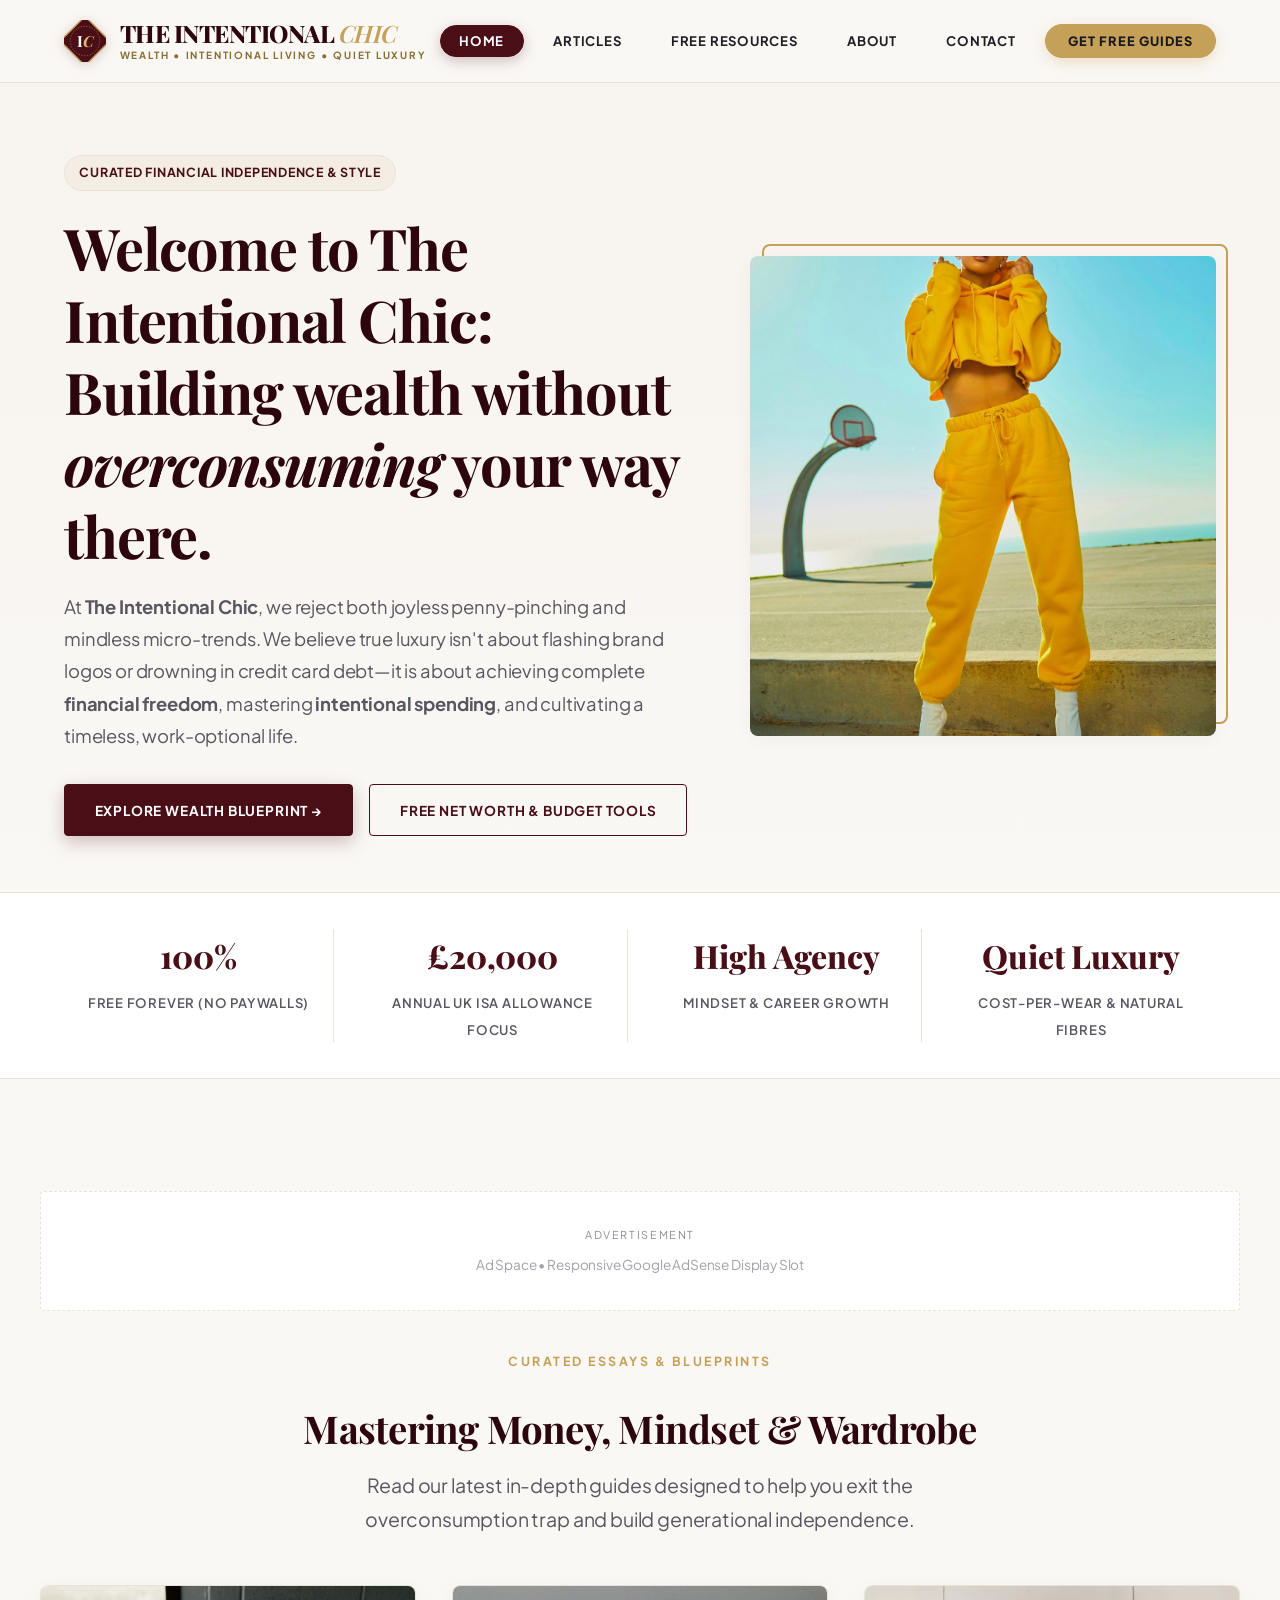
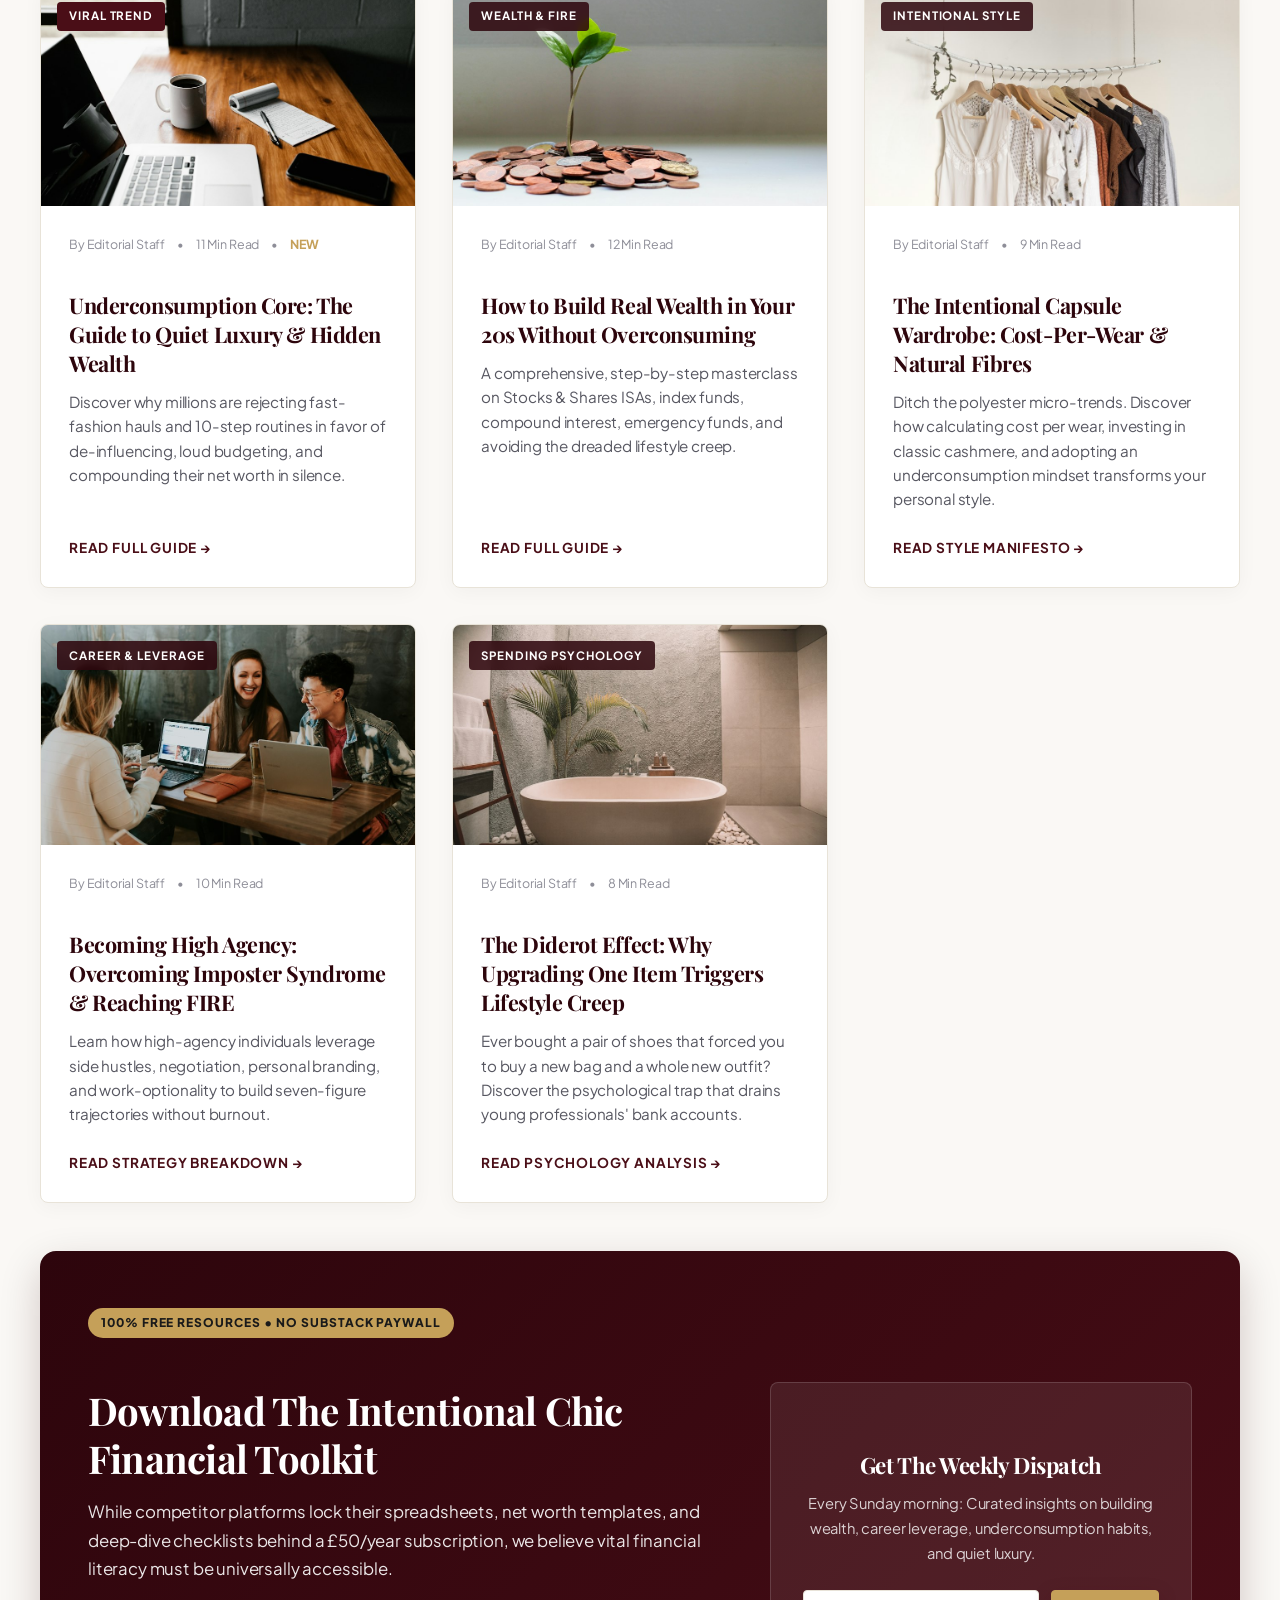
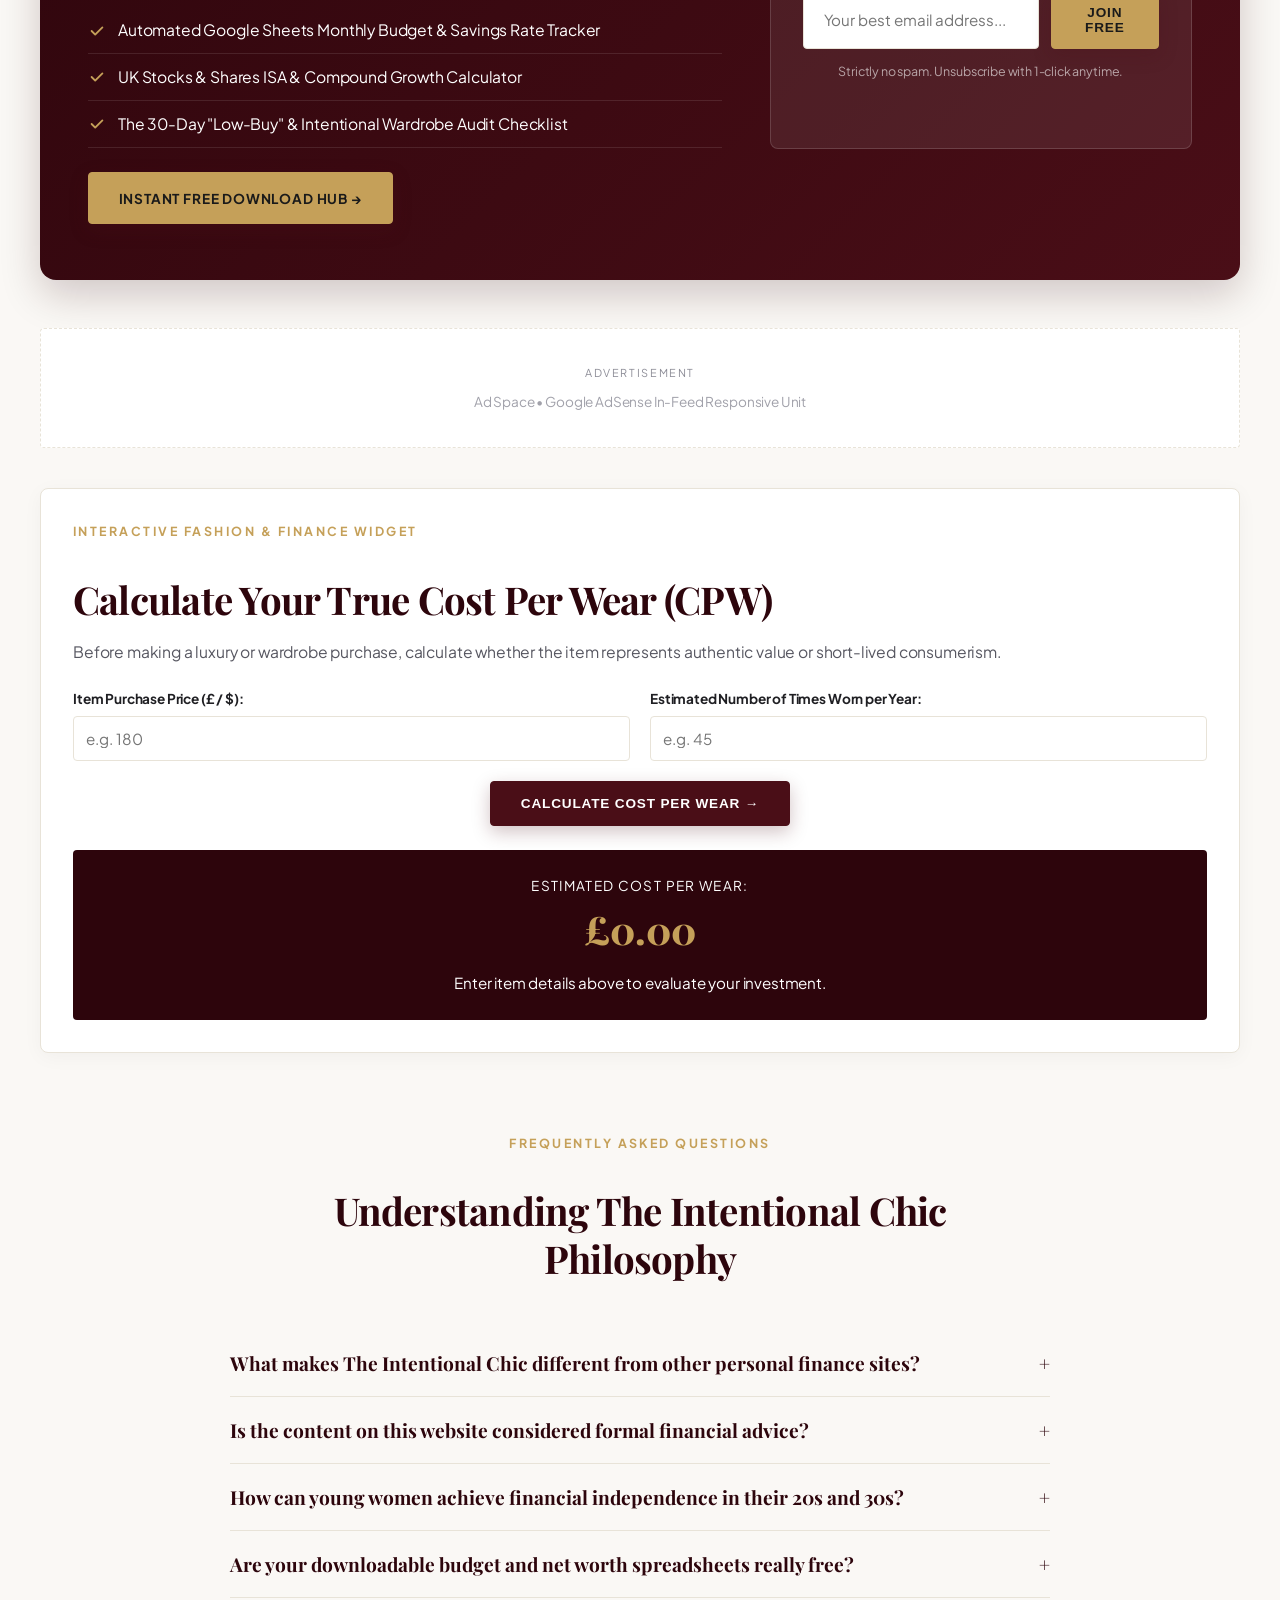
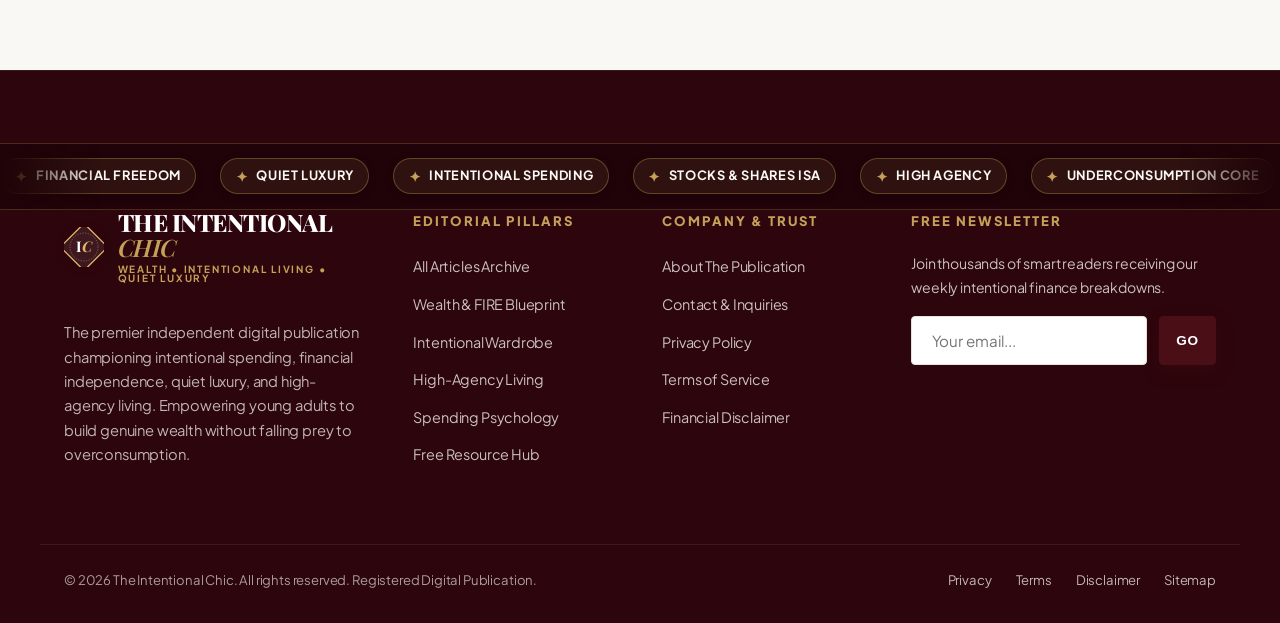
<file: index.html>
<!DOCTYPE html>
<html lang="en">
<head>
  <meta charset="UTF-8">
  <meta name="viewport" content="width=device-width, initial-scale=1.0">
  <title>The Intentional Chic — Building Wealth, Intentional Living & Quiet Luxury</title>
  <meta name="description" content="Welcome to The Intentional Chic. Discover how to build wealth in your 20s and 30s without overconsuming. 100% free personal finance guides, Stocks & Shares ISA tutorials, quiet luxury capsule wardrobes, and high-agency strategies.">
  <meta name="keywords" content="The Intentional Chic, building wealth in your 20s, quiet luxury, intentional spending, financial literacy, underconsumption core, Stocks and Shares ISA, FIRE movement UK, compound interest, personal finance">
  <link rel="canonical" href="https://www.theintentionalchic.com/">
  
  <!-- Open Graph / Meta -->
  <meta property="og:type" content="website">
  <meta property="og:title" content="The Intentional Chic — Building Wealth, Intentional Living & Quiet Luxury">
  <meta property="og:description" content="The blueprint for building wealth, mastering personal finance, and cultivating quiet luxury without overconsumption. 100% free with zero paywalls.">
  <meta property="og:image" content="images/hero-intentional-chic-lifestyle.jpg">
  <meta property="og:url" content="https://www.theintentionalchic.com/">

  <!-- Stylesheet -->
    <link rel="icon" type="image/svg+xml" href="images/favicon.svg">
  <link rel="stylesheet" href="styles.css">
  <link rel="preconnect" href="https://fonts.googleapis.com">
  <link rel="preconnect" href="https://fonts.gstatic.com" crossorigin>
  <link href="https://fonts.googleapis.com/css2?family=Playfair+Display:ital,wght@0,500;0,700;0,800;1,400;1,600&family=Plus+Jakarta+Sans:wght@400;500;600;700&display=swap" rel="stylesheet">

  <!-- Schema.org Structured Data for Google AdSense & SEO -->
  <script type="application/ld+json">
  {
    "@context": "https://schema.org",
    "@type": "WebSite",
    "name": "The Intentional Chic",
    "url": "https://www.theintentionalchic.com/",
    "description": "Building wealth in your 20s without overconsuming. Practical personal finance, quiet luxury, and financial independence.",
    "publisher": {
      "@type": "Organization",
      "name": "The Intentional Chic",
      "logo": {
        "@type": "ImageObject",
        "url": "https://www.theintentionalchic.com/images/hero-intentional-chic-lifestyle.jpg"
      }
    }
  }
  </script>
</head>
<body>

  

  <!-- Site Header -->
  <header class="site-header">
    <div class="container nav-wrapper">
            <a href="index.html" class="brand-logo" aria-label="The Intentional Chic Home">
        <div class="logo-mark">
          <svg width="42" height="42" viewBox="0 0 60 60" fill="none" xmlns="http://www.w3.org/2000/svg">
            <rect x="5" y="5" width="50" height="50" rx="6" transform="rotate(45 30 30)" fill="#4a0e17" stroke="#c5a059" stroke-width="2"/>
            <circle cx="30" cy="30" r="21" stroke="#dfb76c" stroke-width="1" stroke-dasharray="2 2" stroke-opacity="0.6"/>
            <text x="23" y="38" font-family="'Playfair Display', Georgia, serif" font-size="22" font-weight="700" fill="#ffffff" text-anchor="middle">I</text>
            <text x="35" y="38" font-family="'Playfair Display', Georgia, serif" font-size="22" font-weight="700" font-style="italic" fill="#dfb76c" text-anchor="middle">C</text>
          </svg>
        </div>
        <div class="logo-text">
          <span class="logo-brand">THE INTENTIONAL <em>CHIC</em></span>
          <span class="logo-tagline">WEALTH &bull; INTENTIONAL LIVING &bull; QUIET LUXURY</span>
        </div>
      </a>

<nav>
        <ul class="main-nav">
          <li><a href="index.html" class="nav-link active">Home</a></li>
          <li><a href="articles.html" class="nav-link">Articles</a></li>
          <li><a href="free-resources.html" class="nav-link">Free Resources</a></li>
          <li><a href="about.html" class="nav-link">About</a></li>
          <li><a href="contact.html" class="nav-link">Contact</a></li>
          <li><a href="free-resources.html" class="nav-cta">Get Free Guides</a></li>
        </ul>
      </nav>

      <button class="mobile-menu-btn" aria-label="Toggle navigation menu" aria-expanded="false">&#9776;</button>
    </div>
  </header>

  <!-- Hero Section (Featuring Web Name in Intro) -->
  <section class="hero-section">
    <div class="container hero-grid">
      <div class="hero-content">
        <div class="hero-badge">Curated Financial Independence &amp; Style</div>
        <h1 class="hero-title">
          Welcome to <strong>The Intentional Chic</strong>: Building wealth without <em>overconsuming</em> your way there.
        </h1>
        <p class="hero-desc">
          At <strong>The Intentional Chic</strong>, we reject both joyless penny-pinching and mindless micro-trends. We believe true luxury isn't about flashing brand logos or drowning in credit card debt—it is about achieving complete <strong>financial freedom</strong>, mastering <strong>intentional spending</strong>, and cultivating a timeless, work-optional life.
        </p>
        <div class="hero-actions">
          <a href="building-wealth-in-your-20s.html" class="btn-primary">Explore Wealth Blueprint &rarr;</a>
          <a href="free-resources.html" class="btn-outline">Free Net Worth &amp; Budget Tools</a>
        </div>
      </div>

      <div class="hero-image-wrap">
        <img src="images/hero-intentional-chic-lifestyle.jpg" alt="The Intentional Chic lifestyle - woman reading in an elegant minimalist space" class="hero-img" width="1200" height="800">
      </div>
    </div>
  </section>

  <!-- Key Metrics Strip -->
  <div class="metrics-strip">
    <div class="container metrics-grid">
      <div class="metric-item">
        <span class="metric-value">100%</span>
        <span class="metric-label">Free Forever (No Paywalls)</span>
      </div>
      <div class="metric-item">
        <span class="metric-value">£20,000</span>
        <span class="metric-label">Annual UK ISA Allowance Focus</span>
      </div>
      <div class="metric-item">
        <span class="metric-value">High Agency</span>
        <span class="metric-label">Mindset &amp; Career Growth</span>
      </div>
      <div class="metric-item">
        <span class="metric-value">Quiet Luxury</span>
        <span class="metric-label">Cost-Per-Wear &amp; Natural Fibres</span>
      </div>
    </div>
  </div>

  <!-- Main Content Container -->
  <main class="container section-pad">

    <!-- AdSense Slot (Top Responsive Banner) -->
    <div class="adsense-slot" aria-label="Advertisement Banner">
      <span class="adsense-label">Advertisement</span>
      <!-- Google AdSense ad unit code goes here -->
      <div style="font-size: 0.85rem; color: #a1a1aa;">Ad Space &bull; Responsive Google AdSense Display Slot</div>
    </div>

    <!-- Section Header: Featured Editorial Articles -->
    <div class="section-head">
      <span class="section-eyebrow">Curated Essays &amp; Blueprints</span>
      <h2 class="section-title">Mastering Money, Mindset &amp; Wardrobe</h2>
      <p class="lead-text">Read our latest in-depth guides designed to help you exit the overconsumption trap and build generational independence.</p>
    </div>

    <!-- Articles Grid -->
    <div class="articles-grid">

      <!-- Featured Viral Trend (Newest Article) -->
      <article class="article-card">
        <div class="card-thumb-wrap">
          <img src="images/underconsumption-core-quiet-luxury.jpg" alt="Underconsumption Core and Quiet Luxury" class="card-thumb" loading="lazy">
          <span class="card-category" style="background: var(--color-primary);">Viral Trend</span>
        </div>
        <div class="card-body">
          <div class="card-meta">
            <span>By Editorial Staff</span> &bull; <span>11 Min Read</span> &bull; <span style="color: var(--color-accent-gold); font-weight: 700;">NEW</span>
          </div>
          <h3 class="card-title">
            <a href="underconsumption-core-quiet-luxury.html">Underconsumption Core: The Guide to Quiet Luxury &amp; Hidden Wealth</a>
          </h3>
          <p class="card-excerpt">
            Discover why millions are rejecting fast-fashion hauls and 10-step routines in favor of de-influencing, loud budgeting, and compounding their net worth in silence.
          </p>
          <a href="underconsumption-core-quiet-luxury.html" class="card-link">Read Full Guide &rarr;</a>
        </div>
      </article>

      <!-- Article Card 1 -->
      <article class="article-card">
        <div class="card-thumb-wrap">
          <img src="images/building-wealth-in-your-20s-investment.jpg" alt="Building Wealth in Your 20s - financial planning and intentional investing" class="card-thumb" loading="lazy">
          <span class="card-category">Wealth &amp; FIRE</span>
        </div>
        <div class="card-body">
          <div class="card-meta">
            <span>By Editorial Staff</span> &bull; <span>12 Min Read</span>
          </div>
          <h3 class="card-title">
            <a href="building-wealth-in-your-20s.html">How to Build Real Wealth in Your 20s Without Overconsuming</a>
          </h3>
          <p class="card-excerpt">
            A comprehensive, step-by-step masterclass on Stocks &amp; Shares ISAs, index funds, compound interest, emergency funds, and avoiding the dreaded lifestyle creep.
          </p>
          <a href="building-wealth-in-your-20s.html" class="card-link">Read Full Guide &rarr;</a>
        </div>
      </article>

      <!-- Article Card 2 -->
      <article class="article-card">
        <div class="card-thumb-wrap">
          <img src="images/quiet-luxury-capsule-wardrobe-staples.jpg" alt="Quiet luxury capsule wardrobe with neutral natural fibre garments" class="card-thumb" loading="lazy">
          <span class="card-category">Intentional Style</span>
        </div>
        <div class="card-body">
          <div class="card-meta">
            <span>By Editorial Staff</span> &bull; <span>9 Min Read</span>
          </div>
          <h3 class="card-title">
            <a href="quiet-luxury-capsule-wardrobe.html">The Intentional Capsule Wardrobe: Cost-Per-Wear &amp; Natural Fibres</a>
          </h3>
          <p class="card-excerpt">
            Ditch the polyester micro-trends. Discover how calculating cost per wear, investing in classic cashmere, and adopting an underconsumption mindset transforms your personal style.
          </p>
          <a href="quiet-luxury-capsule-wardrobe.html" class="card-link">Read Style Manifesto &rarr;</a>
        </div>
      </article>

      <!-- Article Card 3 -->
      <article class="article-card">
        <div class="card-thumb-wrap">
          <img src="images/high-agency-career-financial-freedom.jpg" alt="High agency career and intentional lifestyle architecture" class="card-thumb" loading="lazy">
          <span class="card-category">Career &amp; Leverage</span>
        </div>
        <div class="card-body">
          <div class="card-meta">
            <span>By Editorial Staff</span> &bull; <span>10 Min Read</span>
          </div>
          <h3 class="card-title">
            <a href="high-agency-financial-freedom.html">Becoming High Agency: Overcoming Imposter Syndrome &amp; Reaching FIRE</a>
          </h3>
          <p class="card-excerpt">
            Learn how high-agency individuals leverage side hustles, negotiation, personal branding, and work-optionality to build seven-figure trajectories without burnout.
          </p>
          <a href="high-agency-financial-freedom.html" class="card-link">Read Strategy Breakdown &rarr;</a>
        </div>
      </article>

      <!-- Article Card 4 -->
      <article class="article-card">
        <div class="card-thumb-wrap">
          <img src="images/diderot-effect-mindful-spending-habits.jpg" alt="Mindful consumerism and the Diderot effect in personal finance" class="card-thumb" loading="lazy">
          <span class="card-category">Spending Psychology</span>
        </div>
        <div class="card-body">
          <div class="card-meta">
            <span>By Editorial Staff</span> &bull; <span>8 Min Read</span>
          </div>
          <h3 class="card-title">
            <a href="diderot-effect-mindful-spending.html">The Diderot Effect: Why Upgrading One Item Triggers Lifestyle Creep</a>
          </h3>
          <p class="card-excerpt">
            Ever bought a pair of shoes that forced you to buy a new bag and a whole new outfit? Discover the psychological trap that drains young professionals' bank accounts.
          </p>
          <a href="diderot-effect-mindful-spending.html" class="card-link">Read Psychology Analysis &rarr;</a>
        </div>
      </article>

    </div>

    <!-- Free Resources Feature Box (Our Key Differentiator vs Paid Substack) -->
    <div class="resources-feature-box">
      <div>
        <span class="free-pill">100% Free Resources &bull; No Substack Paywall</span>
        <h2>Download The Intentional Chic Financial Toolkit</h2>
        <p style="color: rgba(255, 255, 255, 0.9); font-size: 1.05rem; margin-top: 0.75rem;">
          While competitor platforms lock their spreadsheets, net worth templates, and deep-dive checklists behind a £50/year subscription, we believe vital financial literacy must be universally accessible.
        </p>
        <ul class="resources-list">
          <li>
            <svg width="18" height="18" fill="currentColor" viewBox="0 0 20 20"><path fill-rule="evenodd" d="M16.707 5.293a1 1 0 010 1.414l-8 8a1 1 0 01-1.414 0l-4-4a1 1 0 011.414-1.414L8 12.586l7.293-7.293a1 1 0 011.414 0z" clip-rule="evenodd"></path></svg>
            Automated Google Sheets Monthly Budget &amp; Savings Rate Tracker
          </li>
          <li>
            <svg width="18" height="18" fill="currentColor" viewBox="0 0 20 20"><path fill-rule="evenodd" d="M16.707 5.293a1 1 0 010 1.414l-8 8a1 1 0 01-1.414 0l-4-4a1 1 0 011.414-1.414L8 12.586l7.293-7.293a1 1 0 011.414 0z" clip-rule="evenodd"></path></svg>
            UK Stocks &amp; Shares ISA &amp; Compound Growth Calculator
          </li>
          <li>
            <svg width="18" height="18" fill="currentColor" viewBox="0 0 20 20"><path fill-rule="evenodd" d="M16.707 5.293a1 1 0 010 1.414l-8 8a1 1 0 01-1.414 0l-4-4a1 1 0 011.414-1.414L8 12.586l7.293-7.293a1 1 0 011.414 0z" clip-rule="evenodd"></path></svg>
            The 30-Day "Low-Buy" &amp; Intentional Wardrobe Audit Checklist
          </li>
        </ul>
        <a href="free-resources.html" class="btn-primary" style="background: var(--color-accent-gold); color: #1a1a1a; border-color: var(--color-accent-gold);">
          Instant Free Download Hub &rarr;
        </a>
      </div>

      <div>
        <div class="newsletter-card" style="background: rgba(255, 255, 255, 0.08); border-color: rgba(255, 255, 255, 0.15); color: #fff;">
          <h3 style="color: #fff; font-size: 1.4rem;">Get The Weekly Dispatch</h3>
          <p style="font-size: 0.92rem; color: rgba(255, 255, 255, 0.8); margin-top: 0.5rem;">
            Every Sunday morning: Curated insights on building wealth, career leverage, underconsumption habits, and quiet luxury.
          </p>
          <form class="newsletter-form" id="lead-capture-form">
            <input type="email" class="newsletter-input" placeholder="Your best email address..." required aria-label="Email Address">
            <button type="submit" class="btn-primary" style="background: var(--color-accent-gold); color: #1a1a1a; border-color: var(--color-accent-gold);">Join Free</button>
          </form>
          <p class="newsletter-note" style="color: rgba(255, 255, 255, 0.6);">Strictly no spam. Unsubscribe with 1-click anytime.</p>
        </div>
      </div>
    </div>

    <!-- AdSense In-Content Slot -->
    <div class="adsense-slot" aria-label="Advertisement Banner">
      <span class="adsense-label">Advertisement</span>
      <div style="font-size: 0.85rem; color: #a1a1aa;">Ad Space &bull; Google AdSense In-Feed Responsive Unit</div>
    </div>

    <!-- Interactive Cost-Per-Wear Calculator Tool -->
    <div class="interactive-tool-card">
      <span class="section-eyebrow">Interactive Fashion &amp; Finance Widget</span>
      <h2>Calculate Your True Cost Per Wear (CPW)</h2>
      <p style="color: var(--color-text-muted); font-size: 0.98rem;">
        Before making a luxury or wardrobe purchase, calculate whether the item represents authentic value or short-lived consumerism.
      </p>

      <div class="tool-grid">
        <div class="tool-field">
          <label for="item-price">Item Purchase Price (£ / $):</label>
          <input type="number" id="item-price" placeholder="e.g. 180" min="1">
        </div>
        <div class="tool-field">
          <label for="estimated-wears">Estimated Number of Times Worn per Year:</label>
          <input type="number" id="estimated-wears" placeholder="e.g. 45" min="1">
        </div>
      </div>

      <div style="margin-top: 1.25rem; text-align: center;">
        <button type="button" id="calculate-cpw" class="btn-primary">Calculate Cost Per Wear &rarr;</button>
      </div>

      <div class="tool-result-box">
        <div style="font-size: 0.85rem; letter-spacing: 0.1em; text-transform: uppercase;">Estimated Cost Per Wear:</div>
        <div class="tool-result-number" id="cpw-result">£0.00</div>
        <div id="cpw-verdict" style="margin-top: 0.5rem; font-size: 0.95rem;">Enter item details above to evaluate your investment.</div>
      </div>
    </div>

    <!-- Frequently Asked Questions (FAQ - Essential for AdSense & Rich Snippets) -->
    <div class="section-head" style="margin-top: 5rem;">
      <span class="section-eyebrow">Frequently Asked Questions</span>
      <h2 class="section-title">Understanding The Intentional Chic Philosophy</h2>
    </div>

    <div class="faq-list">
      <div class="faq-item">
        <button class="faq-question" aria-expanded="false">
          What makes The Intentional Chic different from other personal finance sites?
          <span>+</span>
        </button>
        <div class="faq-answer" style="display: none;">
          <p>
            Traditional finance platforms preach extreme austerity and restrictive penny-pinching, while fashion media promotes endless hyper-consumption. <strong>The Intentional Chic</strong> bridges this gap: we show you how to enjoy high quality, quiet luxury, and great taste while aggressively building wealth and funding your work-optional future. Most importantly, everything on our platform is <strong>100% free</strong> with zero paywalls.
          </p>
        </div>
      </div>

      <div class="faq-item">
        <button class="faq-question" aria-expanded="false">
          Is the content on this website considered formal financial advice?
          <span>+</span>
        </button>
        <div class="faq-answer" style="display: none;">
          <p>
            No. All content on <strong>The Intentional Chic</strong> is strictly for educational, informational, and inspirational purposes. We do not provide tailored individual financial, tax, or investment advice. For regulated UK advice, always consult a licensed professional registered with the <a href="https://www.fca.org.uk/" target="_blank" rel="noopener noreferrer">Financial Conduct Authority (FCA)</a>.
          </p>
        </div>
      </div>

      <div class="faq-item">
        <button class="faq-question" aria-expanded="false">
          How can young women achieve financial independence in their 20s and 30s?
          <span>+</span>
        </button>
        <div class="faq-answer" style="display: none;">
          <p>
            By focusing on three core pillars: (1) Automating contributions into tax-advantaged accounts like the UK Stocks &amp; Shares ISA, (2) Practicing intentional spending by eliminating low-value micro-expenses, and (3) Adopting a high-agency career mindset that actively seeks skill leverage, promotions, and asymmetric side income. Explore our in-depth <a href="building-wealth-in-your-20s.html">Wealth Building Guide</a> for a full breakdown.
          </p>
        </div>
      </div>

      <div class="faq-item">
        <button class="faq-question" aria-expanded="false">
          Are your downloadable budget and net worth spreadsheets really free?
          <span>+</span>
        </button>
        <div class="faq-answer" style="display: none;">
          <p>
            Yes, 100% free. You can view, copy, and utilize all templates directly on our <a href="free-resources.html">Free Resources Page</a> without providing credit card details or paying monthly membership fees.
          </p>
        </div>
      </div>
    </div>

  </main>

  <!-- Site Footer with Mandatory AdSense Compliance Links -->
  <footer class="site-footer">
  <!-- Animated Trending NLP Keywords Ticker -->
  <div class="footer-ticker-section" aria-label="Core Editorial Topics and Keywords">
    <div class="footer-ticker-wrapper">
      <div class="footer-ticker-track">
        <span class="ticker-chip"><span class="ticker-sparkle">&#10022;</span> Financial Freedom</span>
        <span class="ticker-chip"><span class="ticker-sparkle">&#10022;</span> Quiet Luxury</span>
        <span class="ticker-chip"><span class="ticker-sparkle">&#10022;</span> Intentional Spending</span>
        <span class="ticker-chip"><span class="ticker-sparkle">&#10022;</span> Stocks &amp; Shares ISA</span>
        <span class="ticker-chip"><span class="ticker-sparkle">&#10022;</span> High Agency</span>
        <span class="ticker-chip"><span class="ticker-sparkle">&#10022;</span> Underconsumption Core</span>
        <span class="ticker-chip"><span class="ticker-sparkle">&#10022;</span> Cost Per Wear</span>
        <span class="ticker-chip"><span class="ticker-sparkle">&#10022;</span> Compound Interest</span>
        <span class="ticker-chip"><span class="ticker-sparkle">&#10022;</span> Forever Wardrobe</span>
        <span class="ticker-chip"><span class="ticker-sparkle">&#10022;</span> Net Worth Building</span>
        <span class="ticker-chip"><span class="ticker-sparkle">&#10022;</span> Diderot Effect</span>
        <span class="ticker-chip"><span class="ticker-sparkle">&#10022;</span> Work-Optionality</span>
        <span class="ticker-chip"><span class="ticker-sparkle">&#10022;</span> Natural Fibres</span>
        <span class="ticker-chip"><span class="ticker-sparkle">&#10022;</span> Loud Budgeting</span>
        <!-- Repeated for seamless 100% loop -->
        <span class="ticker-chip"><span class="ticker-sparkle">&#10022;</span> Financial Freedom</span>
        <span class="ticker-chip"><span class="ticker-sparkle">&#10022;</span> Quiet Luxury</span>
        <span class="ticker-chip"><span class="ticker-sparkle">&#10022;</span> Intentional Spending</span>
        <span class="ticker-chip"><span class="ticker-sparkle">&#10022;</span> Stocks &amp; Shares ISA</span>
        <span class="ticker-chip"><span class="ticker-sparkle">&#10022;</span> High Agency</span>
        <span class="ticker-chip"><span class="ticker-sparkle">&#10022;</span> Underconsumption Core</span>
        <span class="ticker-chip"><span class="ticker-sparkle">&#10022;</span> Cost Per Wear</span>
        <span class="ticker-chip"><span class="ticker-sparkle">&#10022;</span> Compound Interest</span>
        <span class="ticker-chip"><span class="ticker-sparkle">&#10022;</span> Forever Wardrobe</span>
        <span class="ticker-chip"><span class="ticker-sparkle">&#10022;</span> Net Worth Building</span>
        <span class="ticker-chip"><span class="ticker-sparkle">&#10022;</span> Diderot Effect</span>
        <span class="ticker-chip"><span class="ticker-sparkle">&#10022;</span> Work-Optionality</span>
        <span class="ticker-chip"><span class="ticker-sparkle">&#10022;</span> Natural Fibres</span>
        <span class="ticker-chip"><span class="ticker-sparkle">&#10022;</span> Loud Budgeting</span>
      </div>
    </div>
  </div>

    <div class="container footer-grid">
            <div class="footer-brand">
        <a href="index.html" class="brand-logo footer-brand-logo" aria-label="The Intentional Chic Home">
          <div class="logo-mark">
            <svg width="40" height="40" viewBox="0 0 60 60" fill="none" xmlns="http://www.w3.org/2000/svg">
              <rect x="5" y="5" width="50" height="50" rx="6" transform="rotate(45 30 30)" fill="rgba(255,255,255,0.08)" stroke="#dfb76c" stroke-width="2"/>
              <circle cx="30" cy="30" r="21" stroke="#f3d89d" stroke-width="1" stroke-dasharray="2 2" stroke-opacity="0.5"/>
              <text x="23" y="38" font-family="'Playfair Display', Georgia, serif" font-size="22" font-weight="700" fill="#ffffff" text-anchor="middle">I</text>
              <text x="35" y="38" font-family="'Playfair Display', Georgia, serif" font-size="22" font-weight="700" font-style="italic" fill="#dfb76c" text-anchor="middle">C</text>
            </svg>
          </div>
          <div class="logo-text">
            <span class="logo-brand">THE INTENTIONAL <em>CHIC</em></span>
            <span class="logo-tagline">WEALTH &bull; INTENTIONAL LIVING &bull; QUIET LUXURY</span>
          </div>
        </a>
        <p class="footer-desc">
          The premier independent digital publication championing intentional spending, financial independence, quiet luxury, and high-agency living. Empowering young adults to build genuine wealth without falling prey to overconsumption.
        </p>
      </div>

      <div>
        <div class="footer-heading">Editorial Pillars</div>
        <ul class="footer-links">
          <li><a href="articles.html">All Articles Archive</a></li>
          <li><a href="building-wealth-in-your-20s.html">Wealth &amp; FIRE Blueprint</a></li>
          <li><a href="quiet-luxury-capsule-wardrobe.html">Intentional Wardrobe</a></li>
          <li><a href="high-agency-financial-freedom.html">High-Agency Living</a></li>
          <li><a href="diderot-effect-mindful-spending.html">Spending Psychology</a></li>
          <li><a href="free-resources.html">Free Resource Hub</a></li>
        </ul>
      </div>

      <div>
        <div class="footer-heading">Company &amp; Trust</div>
        <ul class="footer-links">
          <li><a href="about.html">About The Publication</a></li>
          <li><a href="contact.html">Contact &amp; Inquiries</a></li>
          <li><a href="privacy-policy.html">Privacy Policy</a></li>
          <li><a href="terms-of-service.html">Terms of Service</a></li>
          <li><a href="disclaimer.html">Financial Disclaimer</a></li>
        </ul>
      </div>

      <div>
        <div class="footer-heading">Free Newsletter</div>
        <p style="font-size: 0.88rem; color: rgba(255, 255, 255, 0.75); margin-bottom: 1rem;">
          Join thousands of smart readers receiving our weekly intentional finance breakdowns.
        </p>
        <form class="newsletter-form" style="margin: 0;">
          <input type="email" class="newsletter-input" placeholder="Your email..." required aria-label="Email">
          <button type="submit" class="btn-primary" style="padding: 0.65rem 1rem;">Go</button>
        </form>
      </div>
    </div>

    <div class="container footer-bottom">
      <div>&copy; 2026 The Intentional Chic. All rights reserved. Registered Digital Publication.</div>
      <div style="display: flex; gap: 1.5rem;">
        <a href="privacy-policy.html" style="color: rgba(255,255,255,0.7);">Privacy</a>
        <a href="terms-of-service.html" style="color: rgba(255,255,255,0.7);">Terms</a>
        <a href="disclaimer.html" style="color: rgba(255,255,255,0.7);">Disclaimer</a>
        <a href="sitemap.xml" style="color: rgba(255,255,255,0.7);">Sitemap</a>
      </div>
    </div>
  </footer>

  <!-- Scripts -->
  <script src="main.js"></script>
</body>
</html>
</file>
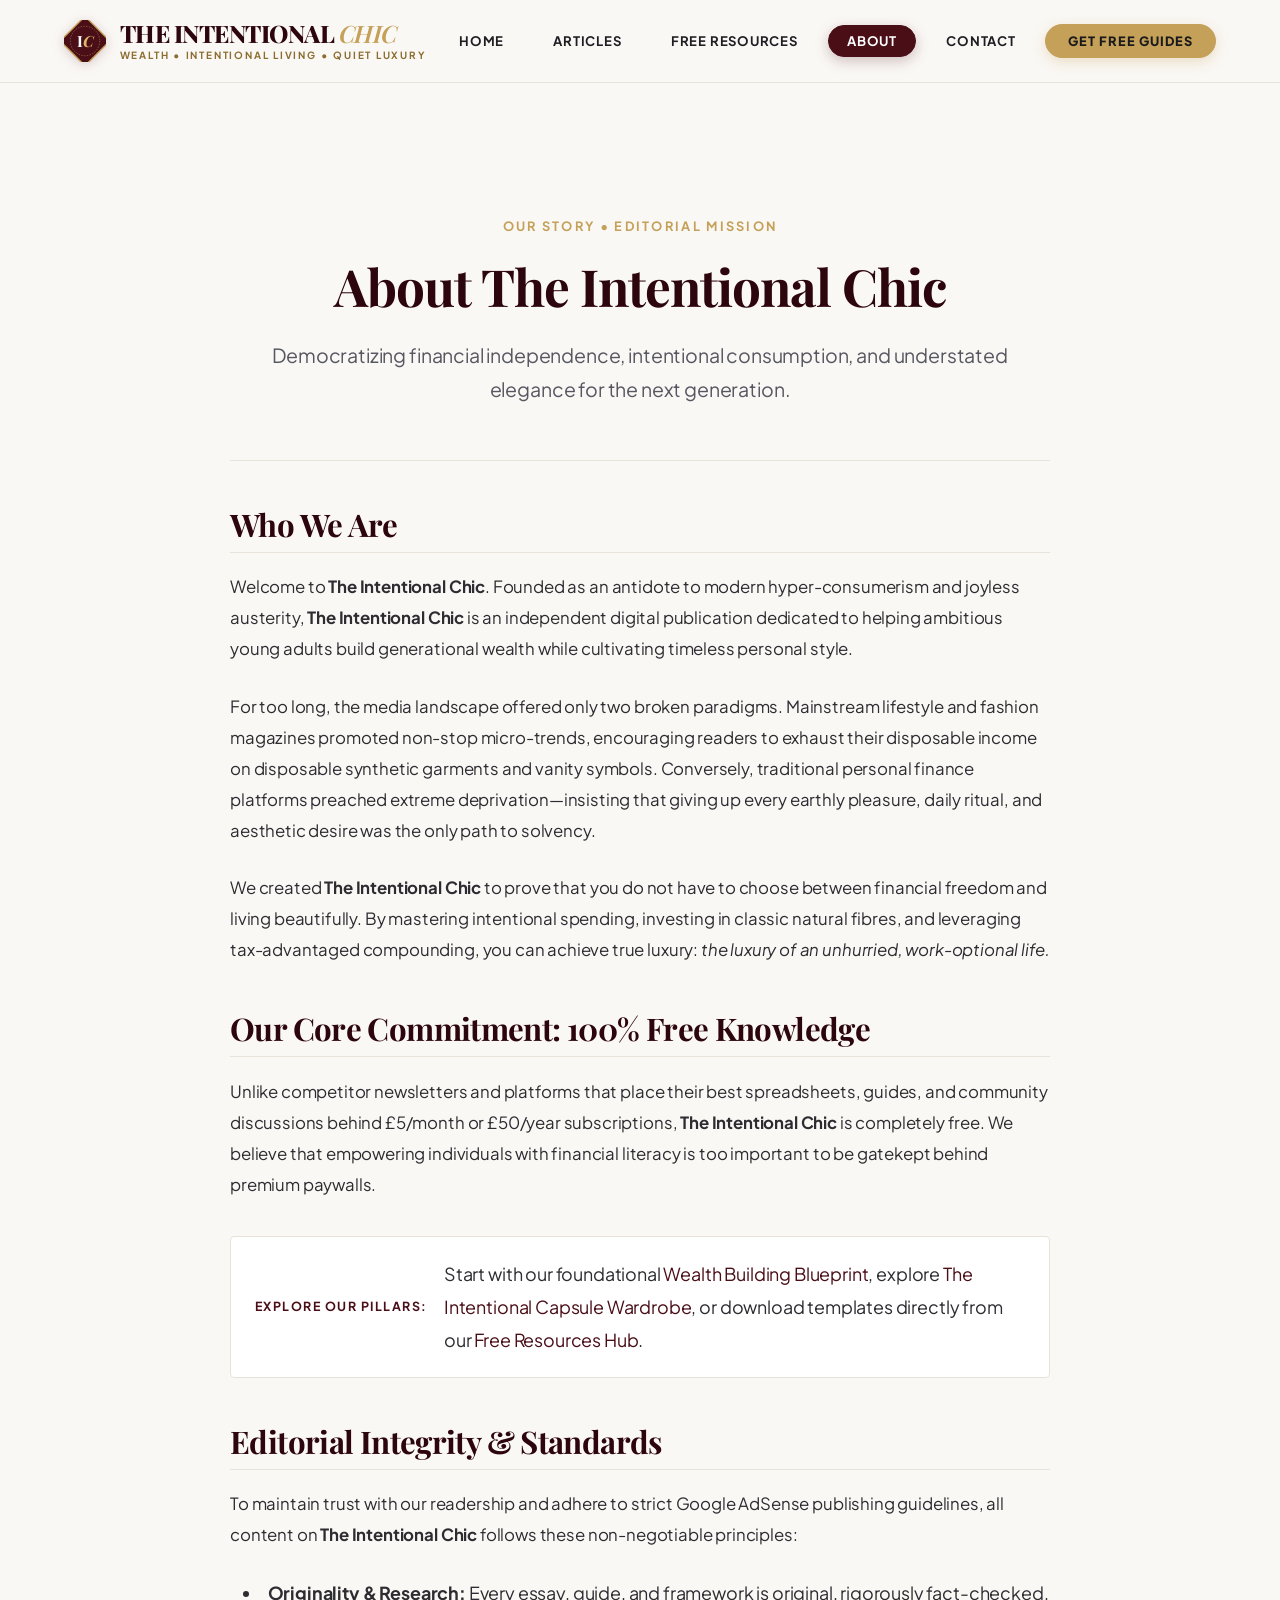
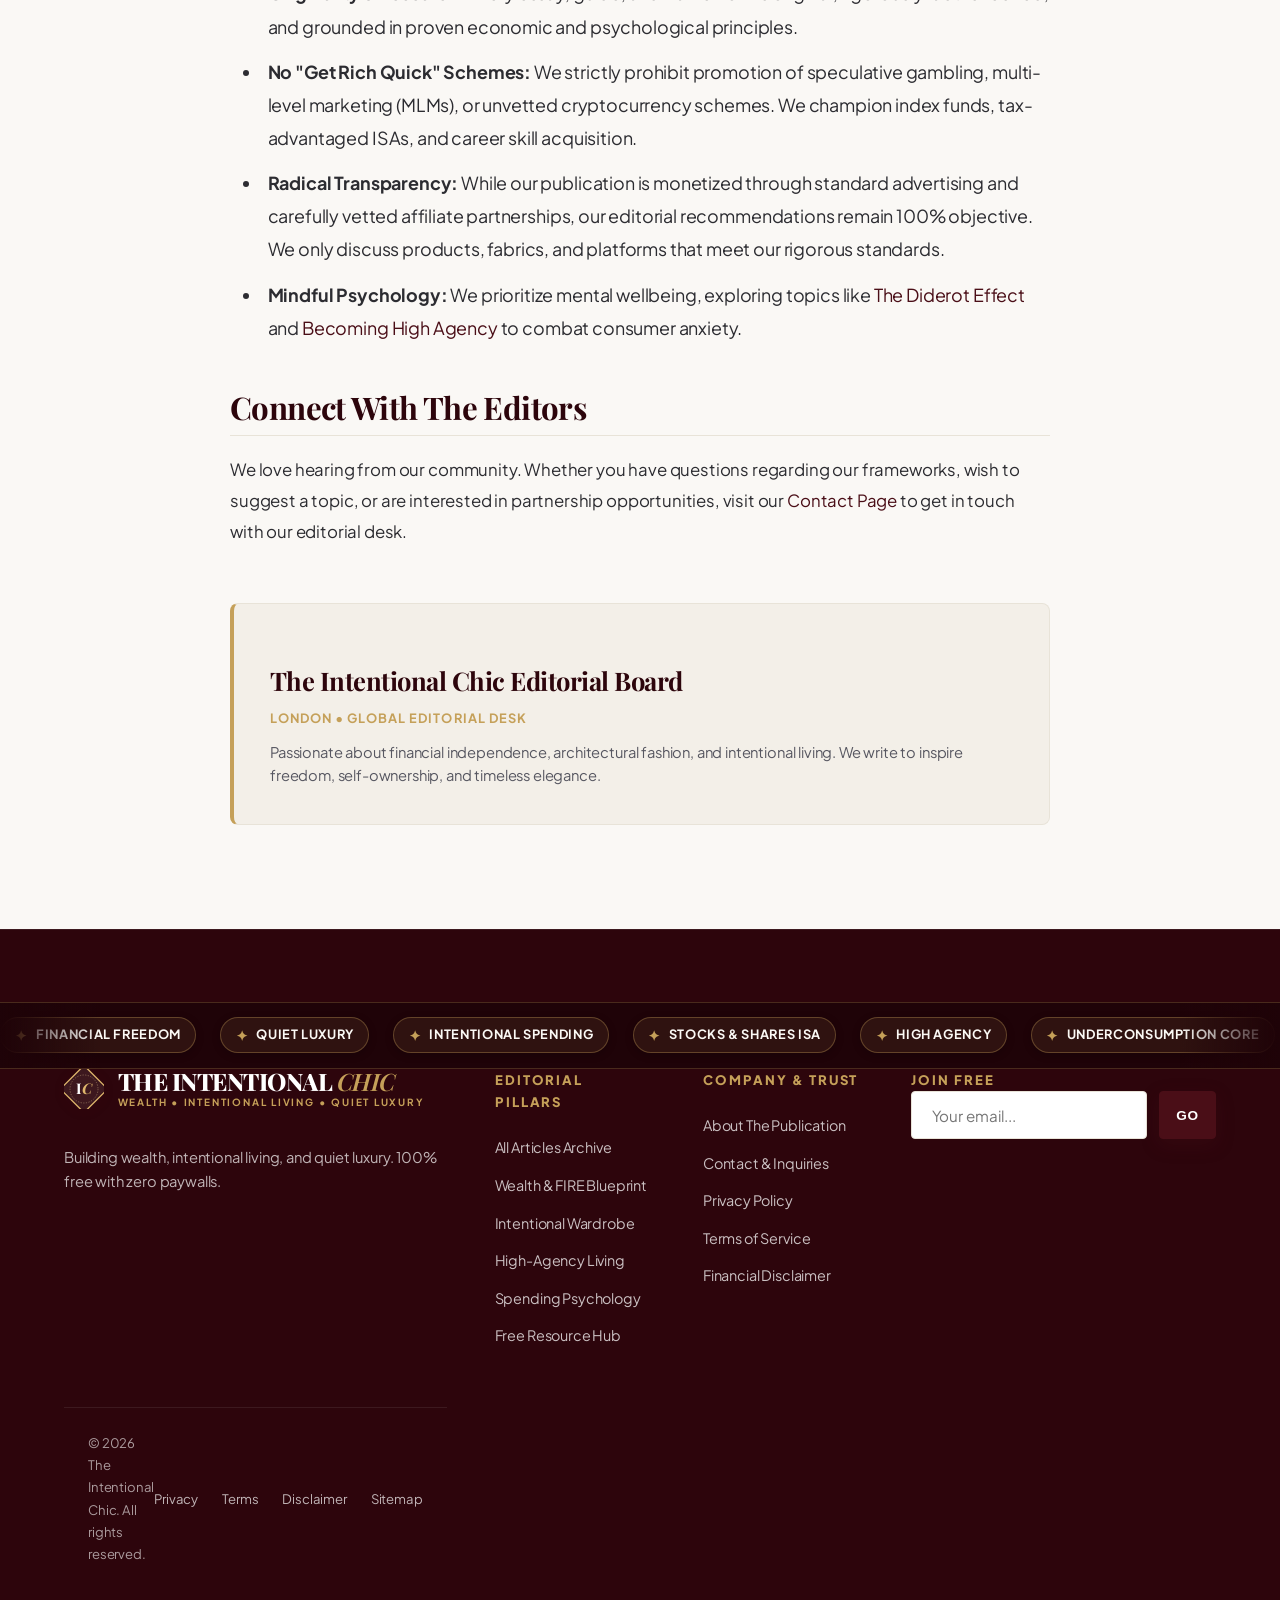
<file: about.html>
<!DOCTYPE html>
<html lang="en">
<head>
  <meta charset="UTF-8">
  <meta name="viewport" content="width=device-width, initial-scale=1.0">
  <title>About Us &bull; Editorial Mission &amp; Standards — The Intentional Chic</title>
  <meta name="description" content="Discover the philosophy behind The Intentional Chic. Our mission is to democratize financial literacy, quiet luxury, and high-agency living without paywalls.">
  <meta name="keywords" content="About The Intentional Chic, editorial mission, personal finance, intentional living, quiet luxury, financial independence">
  <link rel="canonical" href="https://www.theintentionalchic.com/about.html">

    <link rel="icon" type="image/svg+xml" href="images/favicon.svg">
  <link rel="stylesheet" href="styles.css">
  <link rel="preconnect" href="https://fonts.googleapis.com">
  <link rel="preconnect" href="https://fonts.gstatic.com" crossorigin>
  <link href="https://fonts.googleapis.com/css2?family=Playfair+Display:ital,wght@0,500;0,700;0,800;1,400;1,600&family=Plus+Jakarta+Sans:wght@400;500;600;700&display=swap" rel="stylesheet">
</head>
<body>

  

  <!-- Site Header -->
  <header class="site-header">
    <div class="container nav-wrapper">
            <a href="index.html" class="brand-logo" aria-label="The Intentional Chic Home">
        <div class="logo-mark">
          <svg width="42" height="42" viewBox="0 0 60 60" fill="none" xmlns="http://www.w3.org/2000/svg">
            <rect x="5" y="5" width="50" height="50" rx="6" transform="rotate(45 30 30)" fill="#4a0e17" stroke="#c5a059" stroke-width="2"/>
            <circle cx="30" cy="30" r="21" stroke="#dfb76c" stroke-width="1" stroke-dasharray="2 2" stroke-opacity="0.6"/>
            <text x="23" y="38" font-family="'Playfair Display', Georgia, serif" font-size="22" font-weight="700" fill="#ffffff" text-anchor="middle">I</text>
            <text x="35" y="38" font-family="'Playfair Display', Georgia, serif" font-size="22" font-weight="700" font-style="italic" fill="#dfb76c" text-anchor="middle">C</text>
          </svg>
        </div>
        <div class="logo-text">
          <span class="logo-brand">THE INTENTIONAL <em>CHIC</em></span>
          <span class="logo-tagline">WEALTH &bull; INTENTIONAL LIVING &bull; QUIET LUXURY</span>
        </div>
      </a>

<nav>
        <ul class="main-nav">
          <li><a href="index.html" class="nav-link">Home</a></li>
          <li><a href="articles.html" class="nav-link">Articles</a></li>
          <li><a href="free-resources.html" class="nav-link">Free Resources</a></li>
          <li><a href="about.html" class="nav-link active">About</a></li>
          <li><a href="contact.html" class="nav-link">Contact</a></li>
          <li><a href="free-resources.html" class="nav-cta">Get Free Guides</a></li>
        </ul>
      </nav>

      <button class="mobile-menu-btn" aria-label="Toggle navigation menu" aria-expanded="false">&#9776;</button>
    </div>
  </header>

  <!-- Main Content -->
  <main class="container section-pad">
    <div class="article-container">
      <header class="article-header">
        <span class="article-category-badge">Our Story &bull; Editorial Mission</span>
        <h1 class="article-hero-title">About The Intentional Chic</h1>
        <p class="lead-text">
          Democratizing financial independence, intentional consumption, and understated elegance for the next generation.
        </p>
      </header>

      <!-- Featured Image Removed as requested -->

      <div class="article-content">
        <h2>Who We Are</h2>
        <p>
          Welcome to <strong>The Intentional Chic</strong>. Founded as an antidote to modern hyper-consumerism and joyless austerity, <strong>The Intentional Chic</strong> is an independent digital publication dedicated to helping ambitious young adults build generational wealth while cultivating timeless personal style.
        </p>

        <p>
          For too long, the media landscape offered only two broken paradigms. Mainstream lifestyle and fashion magazines promoted non-stop micro-trends, encouraging readers to exhaust their disposable income on disposable synthetic garments and vanity symbols. Conversely, traditional personal finance platforms preached extreme deprivation—insisting that giving up every earthly pleasure, daily ritual, and aesthetic desire was the only path to solvency.
        </p>

        <p>
          We created <strong>The Intentional Chic</strong> to prove that you do not have to choose between financial freedom and living beautifully. By mastering intentional spending, investing in classic natural fibres, and leveraging tax-advantaged compounding, you can achieve true luxury: <em>the luxury of an unhurried, work-optional life.</em>
        </p>

        <h2>Our Core Commitment: 100% Free Knowledge</h2>
        <p>
          Unlike competitor newsletters and platforms that place their best spreadsheets, guides, and community discussions behind £5/month or £50/year subscriptions, <strong>The Intentional Chic</strong> is completely free. We believe that empowering individuals with financial literacy is too important to be gatekept behind premium paywalls.
        </p>

        <!-- Internal Links Box -->
        <div class="internal-read-next">
          <strong>Explore Our Pillars:</strong>
          <span>
            Start with our foundational <a href="building-wealth-in-your-20s.html">Wealth Building Blueprint</a>, explore <a href="quiet-luxury-capsule-wardrobe.html">The Intentional Capsule Wardrobe</a>, or download templates directly from our <a href="free-resources.html">Free Resources Hub</a>.
          </span>
        </div>

        <h2>Editorial Integrity &amp; Standards</h2>
        <p>
          To maintain trust with our readership and adhere to strict Google AdSense publishing guidelines, all content on <strong>The Intentional Chic</strong> follows these non-negotiable principles:
        </p>
        <ul>
          <li><strong>Originality &amp; Research:</strong> Every essay, guide, and framework is original, rigorously fact-checked, and grounded in proven economic and psychological principles.</li>
          <li><strong>No "Get Rich Quick" Schemes:</strong> We strictly prohibit promotion of speculative gambling, multi-level marketing (MLMs), or unvetted cryptocurrency schemes. We champion index funds, tax-advantaged ISAs, and career skill acquisition.</li>
          <li><strong>Radical Transparency:</strong> While our publication is monetized through standard advertising and carefully vetted affiliate partnerships, our editorial recommendations remain 100% objective. We only discuss products, fabrics, and platforms that meet our rigorous standards.</li>
          <li><strong>Mindful Psychology:</strong> We prioritize mental wellbeing, exploring topics like <a href="diderot-effect-mindful-spending.html">The Diderot Effect</a> and <a href="high-agency-financial-freedom.html">Becoming High Agency</a> to combat consumer anxiety.</li>
        </ul>

        <h2>Connect With The Editors</h2>
        <p>
          We love hearing from our community. Whether you have questions regarding our frameworks, wish to suggest a topic, or are interested in partnership opportunities, visit our <a href="contact.html">Contact Page</a> to get in touch with our editorial desk.
        </p>
      </div>

      <!-- Editorial Box -->
      <div class="author-box" style="border-left: 4px solid var(--color-accent-gold);">
        <div class="author-info">
          <h3>The Intentional Chic Editorial Board</h3>
          <span class="author-role">London &bull; Global Editorial Desk</span>
          <p class="author-bio">
            Passionate about financial independence, architectural fashion, and intentional living. We write to inspire freedom, self-ownership, and timeless elegance.
          </p>
        </div>
      </div>
    </div>
  </main>

  <!-- Site Footer -->
  <footer class="site-footer">
  <!-- Animated Trending NLP Keywords Ticker -->
  <div class="footer-ticker-section" aria-label="Core Editorial Topics and Keywords">
    <div class="footer-ticker-wrapper">
      <div class="footer-ticker-track">
        <span class="ticker-chip"><span class="ticker-sparkle">&#10022;</span> Financial Freedom</span>
        <span class="ticker-chip"><span class="ticker-sparkle">&#10022;</span> Quiet Luxury</span>
        <span class="ticker-chip"><span class="ticker-sparkle">&#10022;</span> Intentional Spending</span>
        <span class="ticker-chip"><span class="ticker-sparkle">&#10022;</span> Stocks &amp; Shares ISA</span>
        <span class="ticker-chip"><span class="ticker-sparkle">&#10022;</span> High Agency</span>
        <span class="ticker-chip"><span class="ticker-sparkle">&#10022;</span> Underconsumption Core</span>
        <span class="ticker-chip"><span class="ticker-sparkle">&#10022;</span> Cost Per Wear</span>
        <span class="ticker-chip"><span class="ticker-sparkle">&#10022;</span> Compound Interest</span>
        <span class="ticker-chip"><span class="ticker-sparkle">&#10022;</span> Forever Wardrobe</span>
        <span class="ticker-chip"><span class="ticker-sparkle">&#10022;</span> Net Worth Building</span>
        <span class="ticker-chip"><span class="ticker-sparkle">&#10022;</span> Diderot Effect</span>
        <span class="ticker-chip"><span class="ticker-sparkle">&#10022;</span> Work-Optionality</span>
        <span class="ticker-chip"><span class="ticker-sparkle">&#10022;</span> Natural Fibres</span>
        <span class="ticker-chip"><span class="ticker-sparkle">&#10022;</span> Loud Budgeting</span>
        <!-- Repeated for seamless 100% loop -->
        <span class="ticker-chip"><span class="ticker-sparkle">&#10022;</span> Financial Freedom</span>
        <span class="ticker-chip"><span class="ticker-sparkle">&#10022;</span> Quiet Luxury</span>
        <span class="ticker-chip"><span class="ticker-sparkle">&#10022;</span> Intentional Spending</span>
        <span class="ticker-chip"><span class="ticker-sparkle">&#10022;</span> Stocks &amp; Shares ISA</span>
        <span class="ticker-chip"><span class="ticker-sparkle">&#10022;</span> High Agency</span>
        <span class="ticker-chip"><span class="ticker-sparkle">&#10022;</span> Underconsumption Core</span>
        <span class="ticker-chip"><span class="ticker-sparkle">&#10022;</span> Cost Per Wear</span>
        <span class="ticker-chip"><span class="ticker-sparkle">&#10022;</span> Compound Interest</span>
        <span class="ticker-chip"><span class="ticker-sparkle">&#10022;</span> Forever Wardrobe</span>
        <span class="ticker-chip"><span class="ticker-sparkle">&#10022;</span> Net Worth Building</span>
        <span class="ticker-chip"><span class="ticker-sparkle">&#10022;</span> Diderot Effect</span>
        <span class="ticker-chip"><span class="ticker-sparkle">&#10022;</span> Work-Optionality</span>
        <span class="ticker-chip"><span class="ticker-sparkle">&#10022;</span> Natural Fibres</span>
        <span class="ticker-chip"><span class="ticker-sparkle">&#10022;</span> Loud Budgeting</span>
      </div>
    </div>
  </div>

    <div class="container footer-grid">
            <div class="footer-brand">
        <a href="index.html" class="brand-logo footer-brand-logo" aria-label="The Intentional Chic Home">
          <div class="logo-mark">
            <svg width="40" height="40" viewBox="0 0 60 60" fill="none" xmlns="http://www.w3.org/2000/svg">
              <rect x="5" y="5" width="50" height="50" rx="6" transform="rotate(45 30 30)" fill="rgba(255,255,255,0.08)" stroke="#dfb76c" stroke-width="2"/>
              <circle cx="30" cy="30" r="21" stroke="#f3d89d" stroke-width="1" stroke-dasharray="2 2" stroke-opacity="0.5"/>
              <text x="23" y="38" font-family="'Playfair Display', Georgia, serif" font-size="22" font-weight="700" fill="#ffffff" text-anchor="middle">I</text>
              <text x="35" y="38" font-family="'Playfair Display', Georgia, serif" font-size="22" font-weight="700" font-style="italic" fill="#dfb76c" text-anchor="middle">C</text>
            </svg>
          </div>
          <div class="logo-text">
            <span class="logo-brand">THE INTENTIONAL <em>CHIC</em></span>
            <span class="logo-tagline">WEALTH &bull; INTENTIONAL LIVING &bull; QUIET LUXURY</span>
          </div>
        </a>
        <p class="footer-desc">
          Building wealth, intentional living, and quiet luxury. 100% free with zero paywalls.
        </p>
      </div>

      <div>
        <div class="footer-heading">Editorial Pillars</div>
        <ul class="footer-links">
          <li><a href="articles.html">All Articles Archive</a></li>
          <li><a href="building-wealth-in-your-20s.html">Wealth &amp; FIRE Blueprint</a></li>
          <li><a href="quiet-luxury-capsule-wardrobe.html">Intentional Wardrobe</a></li>
          <li><a href="high-agency-financial-freedom.html">High-Agency Living</a></li>
          <li><a href="diderot-effect-mindful-spending.html">Spending Psychology</a></li>
          <li><a href="free-resources.html">Free Resource Hub</a></li>
        </ul>
      </div>

      <div>
        <div class="footer-heading">Company &amp; Trust</div>
        <ul class="footer-links">
          <li><a href="about.html">About The Publication</a></li>
          <li><a href="contact.html">Contact &amp; Inquiries</a></li>
          <li><a href="privacy-policy.html">Privacy Policy</a></li>
          <li><a href="terms-of-service.html">Terms of Service</a></li>
          <li><a href="disclaimer.html">Financial Disclaimer</a></li>
        </ul>
      </div>

      <div>
        <div class="footer-heading">Join Free</h4>
        <form class="newsletter-form" style="margin: 0;">
          <input type="email" class="newsletter-input" placeholder="Your email..." required aria-label="Email">
          <button type="submit" class="btn-primary" style="padding: 0.65rem 1rem;">Go</button>
        </form>
      </div>
    </div>

    <div class="container footer-bottom">
      <div>&copy; 2026 The Intentional Chic. All rights reserved.</div>
      <div style="display: flex; gap: 1.5rem;">
        <a href="privacy-policy.html" style="color: rgba(255,255,255,0.7);">Privacy</a>
        <a href="terms-of-service.html" style="color: rgba(255,255,255,0.7);">Terms</a>
        <a href="disclaimer.html" style="color: rgba(255,255,255,0.7);">Disclaimer</a>
        <a href="sitemap.xml" style="color: rgba(255,255,255,0.7);">Sitemap</a>
      </div>
    </div>
  </footer>

  <script src="main.js"></script>
</body>
</html>
</file>
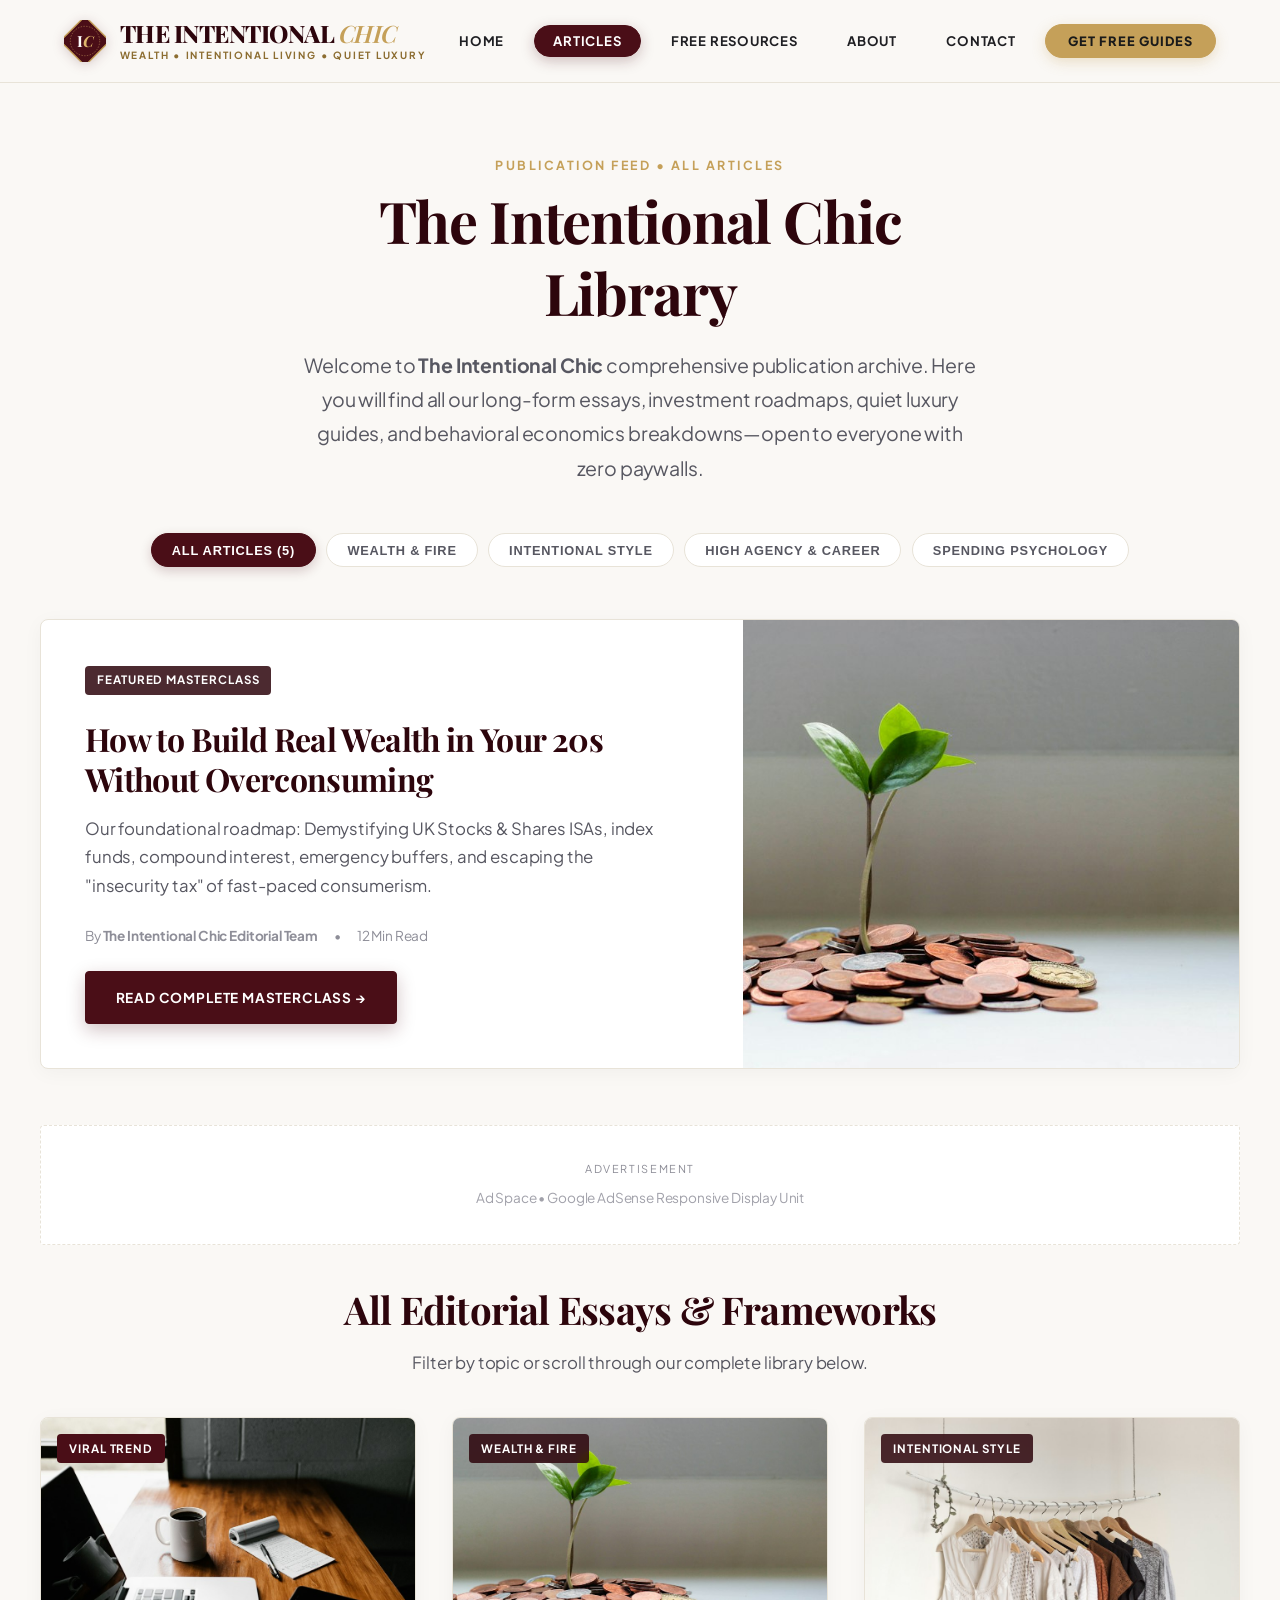
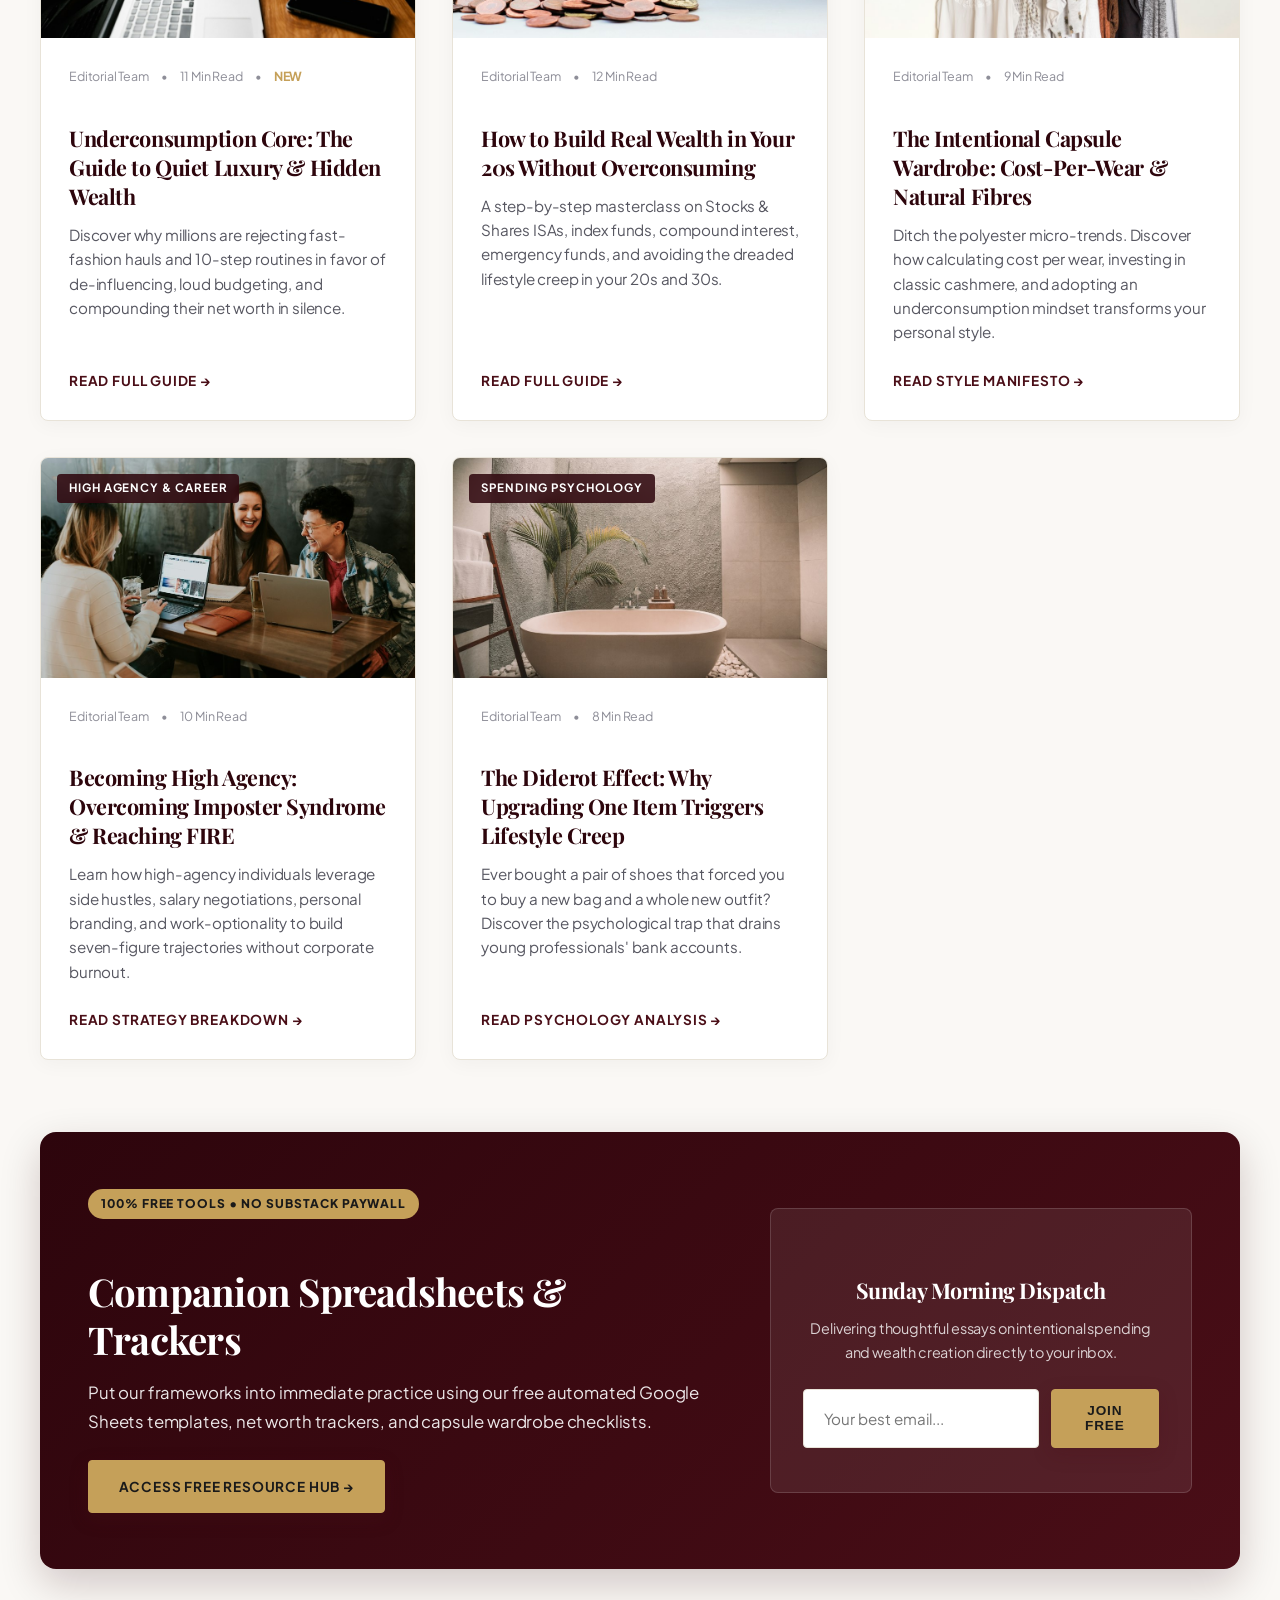
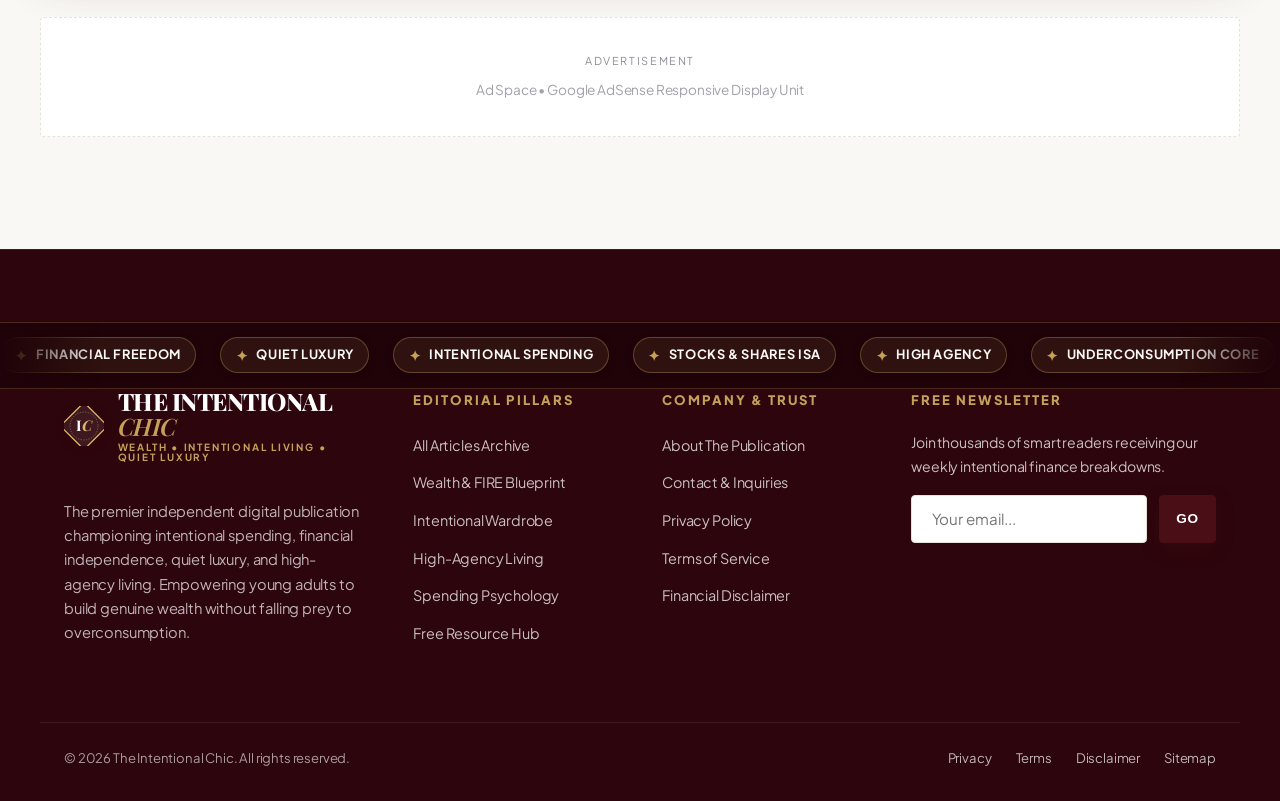
<file: articles.html>
<!DOCTYPE html>
<html lang="en">
<head>
  <meta charset="UTF-8">
  <meta name="viewport" content="width=device-width, initial-scale=1.0">
  <title>All Articles &amp; Editorial Guides — The Intentional Chic</title>
  <meta name="description" content="Browse all in-depth articles, personal finance masterclasses, quiet luxury capsule wardrobe guides, and high-agency frameworks from The Intentional Chic. 100% free with zero paywalls.">
  <meta name="keywords" content="articles, personal finance guides, quiet luxury essays, FIRE movement UK, intentional spending, The Intentional Chic, capsule wardrobe">
  <link rel="canonical" href="https://www.theintentionalchic.com/articles.html">
  <link rel="icon" type="image/svg+xml" href="images/favicon.svg">

  <link rel="stylesheet" href="styles.css">
  <link rel="preconnect" href="https://fonts.googleapis.com">
  <link rel="preconnect" href="https://fonts.gstatic.com" crossorigin>
  <link href="https://fonts.googleapis.com/css2?family=Playfair+Display:ital,wght@0,500;0,700;0,800;1,400;1,600&family=Plus+Jakarta+Sans:wght@400;500;600;700&display=swap" rel="stylesheet">
</head>
<body>

  <!-- Site Header -->
  <header class="site-header">
    <div class="container nav-wrapper">
      <a href="index.html" class="brand-logo" aria-label="The Intentional Chic Home">
        <div class="logo-mark">
          <svg width="42" height="42" viewBox="0 0 60 60" fill="none" xmlns="http://www.w3.org/2000/svg">
            <rect x="5" y="5" width="50" height="50" rx="6" transform="rotate(45 30 30)" fill="#4a0e17" stroke="#c5a059" stroke-width="2"/>
            <circle cx="30" cy="30" r="21" stroke="#dfb76c" stroke-width="1" stroke-dasharray="2 2" stroke-opacity="0.6"/>
            <text x="23" y="38" font-family="'Playfair Display', Georgia, serif" font-size="22" font-weight="700" fill="#ffffff" text-anchor="middle">I</text>
            <text x="35" y="38" font-family="'Playfair Display', Georgia, serif" font-size="22" font-weight="700" font-style="italic" fill="#dfb76c" text-anchor="middle">C</text>
          </svg>
        </div>
        <div class="logo-text">
          <span class="logo-brand">THE INTENTIONAL <em>CHIC</em></span>
          <span class="logo-tagline">WEALTH &bull; INTENTIONAL LIVING &bull; QUIET LUXURY</span>
        </div>
      </a>

      <!-- Clean Competitor-Style Navigation Bar -->
      <nav>
        <ul class="main-nav">
          <li><a href="index.html" class="nav-link">Home</a></li>
          <li><a href="articles.html" class="nav-link active">Articles</a></li>
          <li><a href="free-resources.html" class="nav-link">Free Resources</a></li>
          <li><a href="about.html" class="nav-link">About</a></li>
          <li><a href="contact.html" class="nav-link">Contact</a></li>
          <li><a href="free-resources.html" class="nav-cta">Get Free Guides</a></li>
        </ul>
      </nav>

      <button class="mobile-menu-btn" aria-label="Toggle navigation menu" aria-expanded="false">&#9776;</button>
    </div>
  </header>

  <!-- Main Content Archive -->
  <main class="container section-pad">
    <div class="section-head">
      <span class="section-eyebrow">Publication Feed &bull; All Articles</span>
      <h1 class="section-title">The Intentional Chic Library</h1>
      <p class="lead-text">
        Welcome to <strong>The Intentional Chic</strong> comprehensive publication archive. Here you will find all our long-form essays, investment roadmaps, quiet luxury guides, and behavioral economics breakdowns—open to everyone with zero paywalls.
      </p>
    </div>

    <!-- Interactive Category Filter Bar (Substack / Magazine Style) -->
    <div class="articles-filter-bar">
      <button type="button" class="filter-tab active" data-filter="all">All Articles (5)</button>
      <button type="button" class="filter-tab" data-filter="wealth">Wealth &amp; FIRE</button>
      <button type="button" class="filter-tab" data-filter="style">Intentional Style</button>
      <button type="button" class="filter-tab" data-filter="agency">High Agency &amp; Career</button>
      <button type="button" class="filter-tab" data-filter="psychology">Spending Psychology</button>
    </div>

    <!-- Featured Lead Essay (Hero Highlight) -->
    <article class="featured-article-hero">
      <div class="featured-article-content">
        <span class="card-category" style="position: static; margin-bottom: 1rem; display: inline-block;">Featured Masterclass</span>
        <h2 style="font-size: clamp(1.8rem, 2.5vw, 2.4rem); margin: 0.5rem 0 1rem; line-height: 1.25;">
          <a href="building-wealth-in-your-20s.html" style="color: var(--color-primary-dark); text-decoration: none;">How to Build Real Wealth in Your 20s Without Overconsuming</a>
        </h2>
        <p style="color: var(--color-text-muted); font-size: 1.05rem; line-height: 1.7; margin-bottom: 1.5rem;">
          Our foundational roadmap: Demystifying UK Stocks &amp; Shares ISAs, index funds, compound interest, emergency buffers, and escaping the "insecurity tax" of fast-paced consumerism.
        </p>
        <div style="display: flex; gap: 1rem; align-items: center; font-size: 0.85rem; color: var(--color-text-light); margin-bottom: 1.5rem;">
          <span>By <strong>The Intentional Chic Editorial Team</strong></span> &bull; <span>12 Min Read</span>
        </div>
        <a href="building-wealth-in-your-20s.html" class="btn-primary">Read Complete Masterclass &rarr;</a>
      </div>

      <div class="featured-article-img-wrap">
        <img src="images/building-wealth-in-your-20s-investment.jpg" alt="Building Wealth in Your 20s" width="900" height="600">
      </div>
    </article>

    <!-- AdSense Top Slot -->
    <div class="adsense-slot" aria-label="Advertisement Banner">
      <span class="adsense-label">Advertisement</span>
      <div style="font-size: 0.85rem; color: #a1a1aa;">Ad Space &bull; Google AdSense Responsive Display Unit</div>
    </div>

    <!-- Section Header for Grid -->
    <div class="section-head" style="margin-bottom: 2.5rem;">
      <h2>All Editorial Essays &amp; Frameworks</h2>
      <p style="color: var(--color-text-muted);">Filter by topic or scroll through our complete library below.</p>
    </div>

    <!-- Complete Grid of All Articles -->
    <div class="articles-grid" id="all-articles-grid">

      <!-- Article 0: Viral Trend (Newest) -->
      <article class="article-card archive-article-card" data-category="psychology">
        <div class="card-thumb-wrap">
          <img src="images/underconsumption-core-quiet-luxury.jpg" alt="Underconsumption Core and Quiet Luxury" class="card-thumb" loading="lazy">
          <span class="card-category" style="background: var(--color-primary);">Viral Trend</span>
        </div>
        <div class="card-body">
          <div class="card-meta">
            <span>Editorial Team</span> &bull; <span>11 Min Read</span> &bull; <span style="color: var(--color-accent-gold); font-weight: 700;">NEW</span>
          </div>
          <h3 class="card-title">
            <a href="underconsumption-core-quiet-luxury.html">Underconsumption Core: The Guide to Quiet Luxury &amp; Hidden Wealth</a>
          </h3>
          <p class="card-excerpt">
            Discover why millions are rejecting fast-fashion hauls and 10-step routines in favor of de-influencing, loud budgeting, and compounding their net worth in silence.
          </p>
          <a href="underconsumption-core-quiet-luxury.html" class="card-link">Read Full Guide &rarr;</a>
        </div>
      </article>

      <!-- Article 1: Wealth -->
      <article class="article-card archive-article-card" data-category="wealth">
        <div class="card-thumb-wrap">
          <img src="images/building-wealth-in-your-20s-investment.jpg" alt="Building Wealth in Your 20s" class="card-thumb" loading="lazy">
          <span class="card-category">Wealth &amp; FIRE</span>
        </div>
        <div class="card-body">
          <div class="card-meta">
            <span>Editorial Team</span> &bull; <span>12 Min Read</span>
          </div>
          <h3 class="card-title">
            <a href="building-wealth-in-your-20s.html">How to Build Real Wealth in Your 20s Without Overconsuming</a>
          </h3>
          <p class="card-excerpt">
            A step-by-step masterclass on Stocks &amp; Shares ISAs, index funds, compound interest, emergency funds, and avoiding the dreaded lifestyle creep in your 20s and 30s.
          </p>
          <a href="building-wealth-in-your-20s.html" class="card-link">Read Full Guide &rarr;</a>
        </div>
      </article>

      <!-- Article 2: Style -->
      <article class="article-card archive-article-card" data-category="style">
        <div class="card-thumb-wrap">
          <img src="images/quiet-luxury-capsule-wardrobe-staples.jpg" alt="Quiet luxury capsule wardrobe staples" class="card-thumb" loading="lazy">
          <span class="card-category">Intentional Style</span>
        </div>
        <div class="card-body">
          <div class="card-meta">
            <span>Editorial Team</span> &bull; <span>9 Min Read</span>
          </div>
          <h3 class="card-title">
            <a href="quiet-luxury-capsule-wardrobe.html">The Intentional Capsule Wardrobe: Cost-Per-Wear &amp; Natural Fibres</a>
          </h3>
          <p class="card-excerpt">
            Ditch the polyester micro-trends. Discover how calculating cost per wear, investing in classic cashmere, and adopting an underconsumption mindset transforms your personal style.
          </p>
          <a href="quiet-luxury-capsule-wardrobe.html" class="card-link">Read Style Manifesto &rarr;</a>
        </div>
      </article>

      <!-- Article 3: High Agency -->
      <article class="article-card archive-article-card" data-category="agency">
        <div class="card-thumb-wrap">
          <img src="images/high-agency-career-financial-freedom.jpg" alt="High agency career and financial freedom" class="card-thumb" loading="lazy">
          <span class="card-category">High Agency &amp; Career</span>
        </div>
        <div class="card-body">
          <div class="card-meta">
            <span>Editorial Team</span> &bull; <span>10 Min Read</span>
          </div>
          <h3 class="card-title">
            <a href="high-agency-financial-freedom.html">Becoming High Agency: Overcoming Imposter Syndrome &amp; Reaching FIRE</a>
          </h3>
          <p class="card-excerpt">
            Learn how high-agency individuals leverage side hustles, salary negotiations, personal branding, and work-optionality to build seven-figure trajectories without corporate burnout.
          </p>
          <a href="high-agency-financial-freedom.html" class="card-link">Read Strategy Breakdown &rarr;</a>
        </div>
      </article>

      <!-- Article 4: Spending Psychology -->
      <article class="article-card archive-article-card" data-category="psychology">
        <div class="card-thumb-wrap">
          <img src="images/diderot-effect-mindful-spending-habits.jpg" alt="Diderot effect and mindful spending habits" class="card-thumb" loading="lazy">
          <span class="card-category">Spending Psychology</span>
        </div>
        <div class="card-body">
          <div class="card-meta">
            <span>Editorial Team</span> &bull; <span>8 Min Read</span>
          </div>
          <h3 class="card-title">
            <a href="diderot-effect-mindful-spending.html">The Diderot Effect: Why Upgrading One Item Triggers Lifestyle Creep</a>
          </h3>
          <p class="card-excerpt">
            Ever bought a pair of shoes that forced you to buy a new bag and a whole new outfit? Discover the psychological trap that drains young professionals' bank accounts.
          </p>
          <a href="diderot-effect-mindful-spending.html" class="card-link">Read Psychology Analysis &rarr;</a>
        </div>
      </article>

    </div>

    <!-- Free Downloads Lead Magnet Box -->
    <div class="resources-feature-box" style="margin-top: 4.5rem;">
      <div>
        <span class="free-pill">100% Free Tools &bull; No Substack Paywall</span>
        <h2>Companion Spreadsheets &amp; Trackers</h2>
        <p style="color: rgba(255, 255, 255, 0.9); font-size: 1.05rem; margin-top: 0.75rem;">
          Put our frameworks into immediate practice using our free automated Google Sheets templates, net worth trackers, and capsule wardrobe checklists.
        </p>
        <div style="margin-top: 1.5rem;">
          <a href="free-resources.html" class="btn-primary" style="background: var(--color-accent-gold); color: #1a1a1a; border-color: var(--color-accent-gold);">
            Access Free Resource Hub &rarr;
          </a>
        </div>
      </div>

      <div>
        <div class="newsletter-card" style="background: rgba(255, 255, 255, 0.08); border-color: rgba(255, 255, 255, 0.15); color: #fff;">
          <h3 style="color: #fff; font-size: 1.35rem;">Sunday Morning Dispatch</h3>
          <p style="font-size: 0.9rem; color: rgba(255, 255, 255, 0.8); margin-top: 0.5rem;">
            Delivering thoughtful essays on intentional spending and wealth creation directly to your inbox.
          </p>
          <form class="newsletter-form">
            <input type="email" class="newsletter-input" placeholder="Your best email..." required aria-label="Email">
            <button type="submit" class="btn-primary" style="background: var(--color-accent-gold); color: #1a1a1a; border-color: var(--color-accent-gold);">Join Free</button>
          </form>
        </div>
      </div>
    </div>

    <!-- AdSense Bottom Placement -->
    <div class="adsense-slot" aria-label="Advertisement Banner">
      <span class="adsense-label">Advertisement</span>
      <div style="font-size: 0.85rem; color: #a1a1aa;">Ad Space &bull; Google AdSense Responsive Display Unit</div>
    </div>
  </main>

  <!-- Site Footer -->
  <footer class="site-footer">
    <!-- Animated Trending NLP Keywords Ticker -->
    <div class="footer-ticker-section" aria-label="Core Editorial Topics and Keywords">
      <div class="footer-ticker-wrapper">
        <div class="footer-ticker-track">
          <span class="ticker-chip"><span class="ticker-sparkle">&#10022;</span> Financial Freedom</span>
          <span class="ticker-chip"><span class="ticker-sparkle">&#10022;</span> Quiet Luxury</span>
          <span class="ticker-chip"><span class="ticker-sparkle">&#10022;</span> Intentional Spending</span>
          <span class="ticker-chip"><span class="ticker-sparkle">&#10022;</span> Stocks &amp; Shares ISA</span>
          <span class="ticker-chip"><span class="ticker-sparkle">&#10022;</span> High Agency</span>
          <span class="ticker-chip"><span class="ticker-sparkle">&#10022;</span> Underconsumption Core</span>
          <span class="ticker-chip"><span class="ticker-sparkle">&#10022;</span> Cost Per Wear</span>
          <span class="ticker-chip"><span class="ticker-sparkle">&#10022;</span> Compound Interest</span>
          <span class="ticker-chip"><span class="ticker-sparkle">&#10022;</span> Forever Wardrobe</span>
          <span class="ticker-chip"><span class="ticker-sparkle">&#10022;</span> Net Worth Building</span>
          <span class="ticker-chip"><span class="ticker-sparkle">&#10022;</span> Diderot Effect</span>
          <span class="ticker-chip"><span class="ticker-sparkle">&#10022;</span> Work-Optionality</span>
          <span class="ticker-chip"><span class="ticker-sparkle">&#10022;</span> Natural Fibres</span>
          <span class="ticker-chip"><span class="ticker-sparkle">&#10022;</span> Loud Budgeting</span>
          <!-- Repeated for seamless 100% loop -->
          <span class="ticker-chip"><span class="ticker-sparkle">&#10022;</span> Financial Freedom</span>
          <span class="ticker-chip"><span class="ticker-sparkle">&#10022;</span> Quiet Luxury</span>
          <span class="ticker-chip"><span class="ticker-sparkle">&#10022;</span> Intentional Spending</span>
          <span class="ticker-chip"><span class="ticker-sparkle">&#10022;</span> Stocks &amp; Shares ISA</span>
          <span class="ticker-chip"><span class="ticker-sparkle">&#10022;</span> High Agency</span>
          <span class="ticker-chip"><span class="ticker-sparkle">&#10022;</span> Underconsumption Core</span>
          <span class="ticker-chip"><span class="ticker-sparkle">&#10022;</span> Cost Per Wear</span>
          <span class="ticker-chip"><span class="ticker-sparkle">&#10022;</span> Compound Interest</span>
          <span class="ticker-chip"><span class="ticker-sparkle">&#10022;</span> Forever Wardrobe</span>
          <span class="ticker-chip"><span class="ticker-sparkle">&#10022;</span> Net Worth Building</span>
          <span class="ticker-chip"><span class="ticker-sparkle">&#10022;</span> Diderot Effect</span>
          <span class="ticker-chip"><span class="ticker-sparkle">&#10022;</span> Work-Optionality</span>
          <span class="ticker-chip"><span class="ticker-sparkle">&#10022;</span> Natural Fibres</span>
          <span class="ticker-chip"><span class="ticker-sparkle">&#10022;</span> Loud Budgeting</span>
        </div>
      </div>
    </div>

    <div class="container footer-grid">
      <div class="footer-brand">
        <a href="index.html" class="brand-logo footer-brand-logo" aria-label="The Intentional Chic Home">
          <div class="logo-mark">
            <svg width="40" height="40" viewBox="0 0 60 60" fill="none" xmlns="http://www.w3.org/2000/svg">
              <rect x="5" y="5" width="50" height="50" rx="6" transform="rotate(45 30 30)" fill="rgba(255,255,255,0.08)" stroke="#dfb76c" stroke-width="2"/>
              <circle cx="30" cy="30" r="21" stroke="#f3d89d" stroke-width="1" stroke-dasharray="2 2" stroke-opacity="0.5"/>
              <text x="23" y="38" font-family="'Playfair Display', Georgia, serif" font-size="22" font-weight="700" fill="#ffffff" text-anchor="middle">I</text>
              <text x="35" y="38" font-family="'Playfair Display', Georgia, serif" font-size="22" font-weight="700" font-style="italic" fill="#dfb76c" text-anchor="middle">C</text>
            </svg>
          </div>
          <div class="logo-text">
            <span class="logo-brand">THE INTENTIONAL <em>CHIC</em></span>
            <span class="logo-tagline">WEALTH &bull; INTENTIONAL LIVING &bull; QUIET LUXURY</span>
          </div>
        </a>
        <p class="footer-desc">
          The premier independent digital publication championing intentional spending, financial independence, quiet luxury, and high-agency living. Empowering young adults to build genuine wealth without falling prey to overconsumption.
        </p>
      </div>

      <div>
        <div class="footer-heading">Editorial Pillars</div>
        <ul class="footer-links">
          <li><a href="articles.html">All Articles Archive</a></li>
          <li><a href="building-wealth-in-your-20s.html">Wealth &amp; FIRE Blueprint</a></li>
          <li><a href="quiet-luxury-capsule-wardrobe.html">Intentional Wardrobe</a></li>
          <li><a href="high-agency-financial-freedom.html">High-Agency Living</a></li>
          <li><a href="diderot-effect-mindful-spending.html">Spending Psychology</a></li>
          <li><a href="free-resources.html">Free Resource Hub</a></li>
        </ul>
      </div>

      <div>
        <div class="footer-heading">Company &amp; Trust</div>
        <ul class="footer-links">
          <li><a href="about.html">About The Publication</a></li>
          <li><a href="contact.html">Contact &amp; Inquiries</a></li>
          <li><a href="privacy-policy.html">Privacy Policy</a></li>
          <li><a href="terms-of-service.html">Terms of Service</a></li>
          <li><a href="disclaimer.html">Financial Disclaimer</a></li>
        </ul>
      </div>

      <div>
        <div class="footer-heading">Free Newsletter</div>
        <p style="font-size: 0.88rem; color: rgba(255, 255, 255, 0.75); margin-bottom: 1rem;">
          Join thousands of smart readers receiving our weekly intentional finance breakdowns.
        </p>
        <form class="newsletter-form" style="margin: 0;">
          <input type="email" class="newsletter-input" placeholder="Your email..." required aria-label="Email">
          <button type="submit" class="btn-primary" style="padding: 0.65rem 1rem;">Go</button>
        </form>
      </div>
    </div>

    <div class="container footer-bottom">
      <div>&copy; 2026 The Intentional Chic. All rights reserved.</div>
      <div style="display: flex; gap: 1.5rem;">
        <a href="privacy-policy.html" style="color: rgba(255,255,255,0.7);">Privacy</a>
        <a href="terms-of-service.html" style="color: rgba(255,255,255,0.7);">Terms</a>
        <a href="disclaimer.html" style="color: rgba(255,255,255,0.7);">Disclaimer</a>
        <a href="sitemap.xml" style="color: rgba(255,255,255,0.7);">Sitemap</a>
      </div>
    </div>
  </footer>

  <script src="main.js"></script>
</body>
</html>
</file>
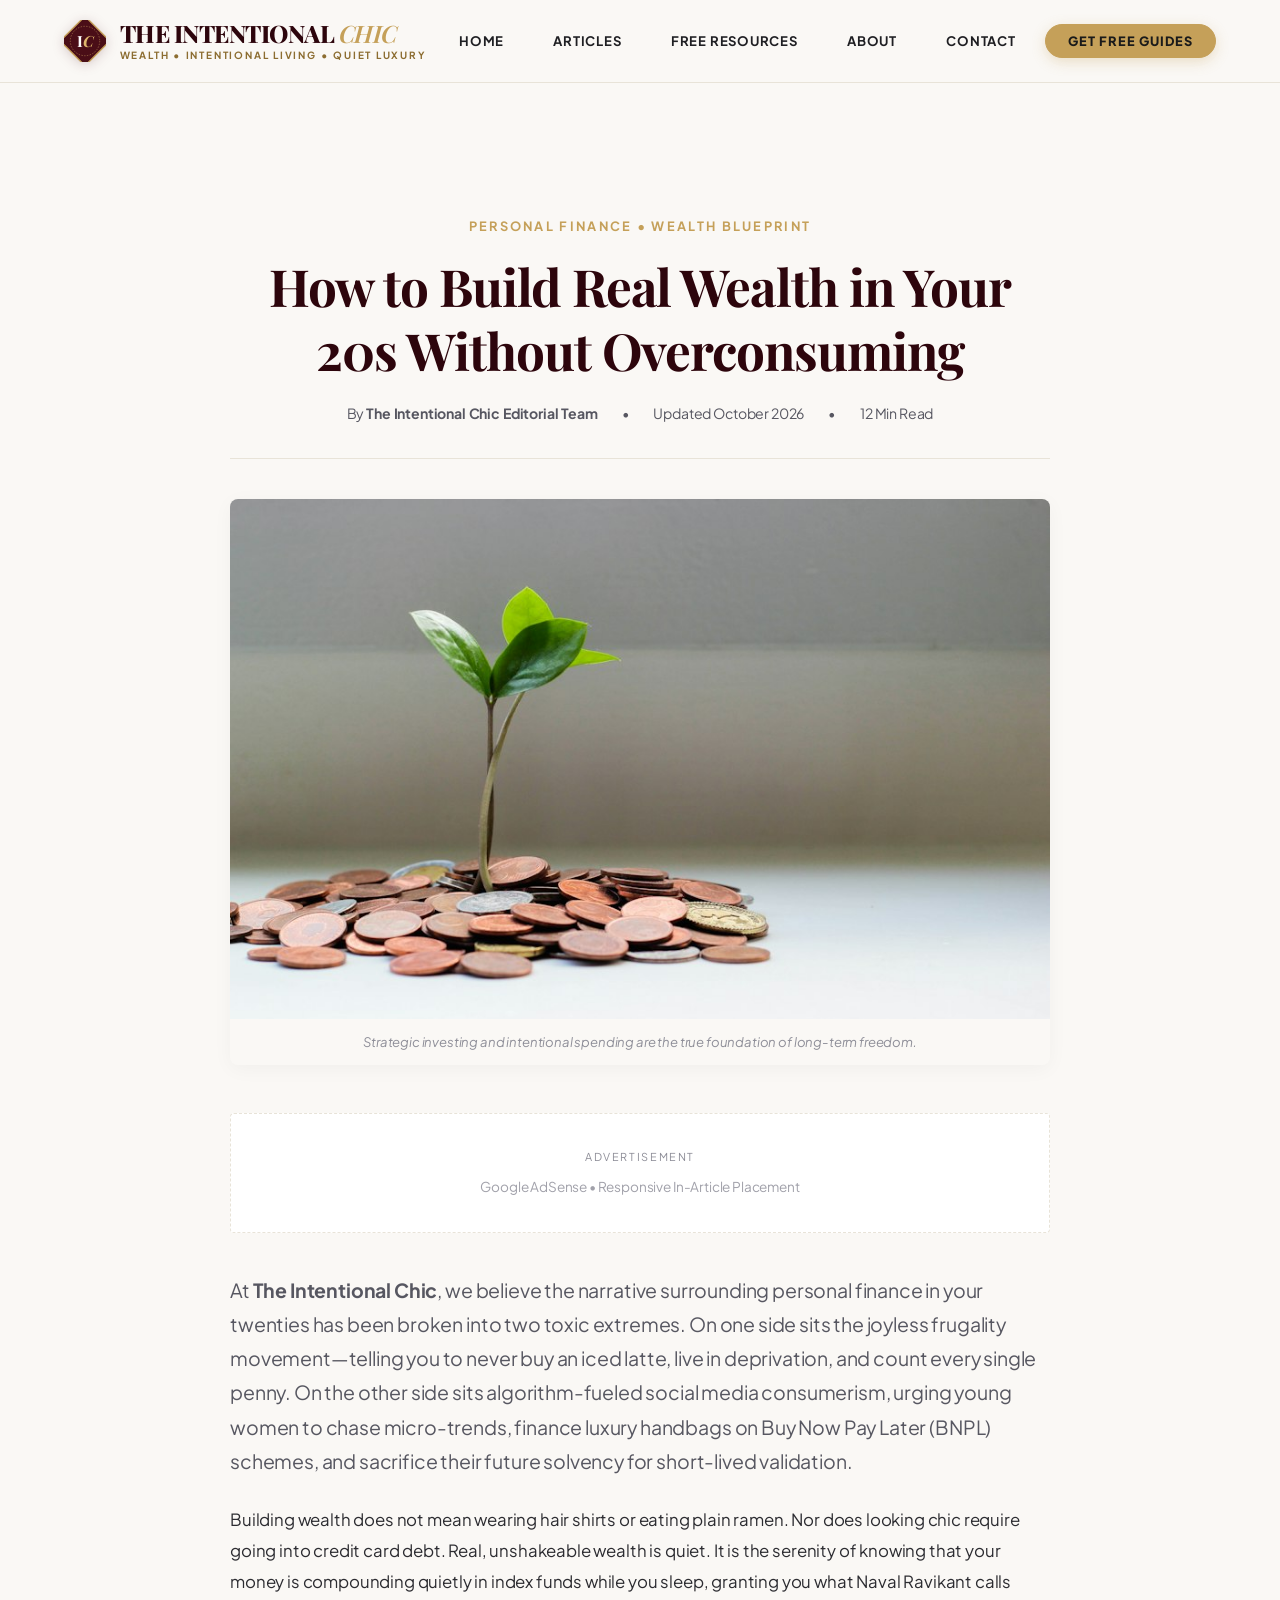
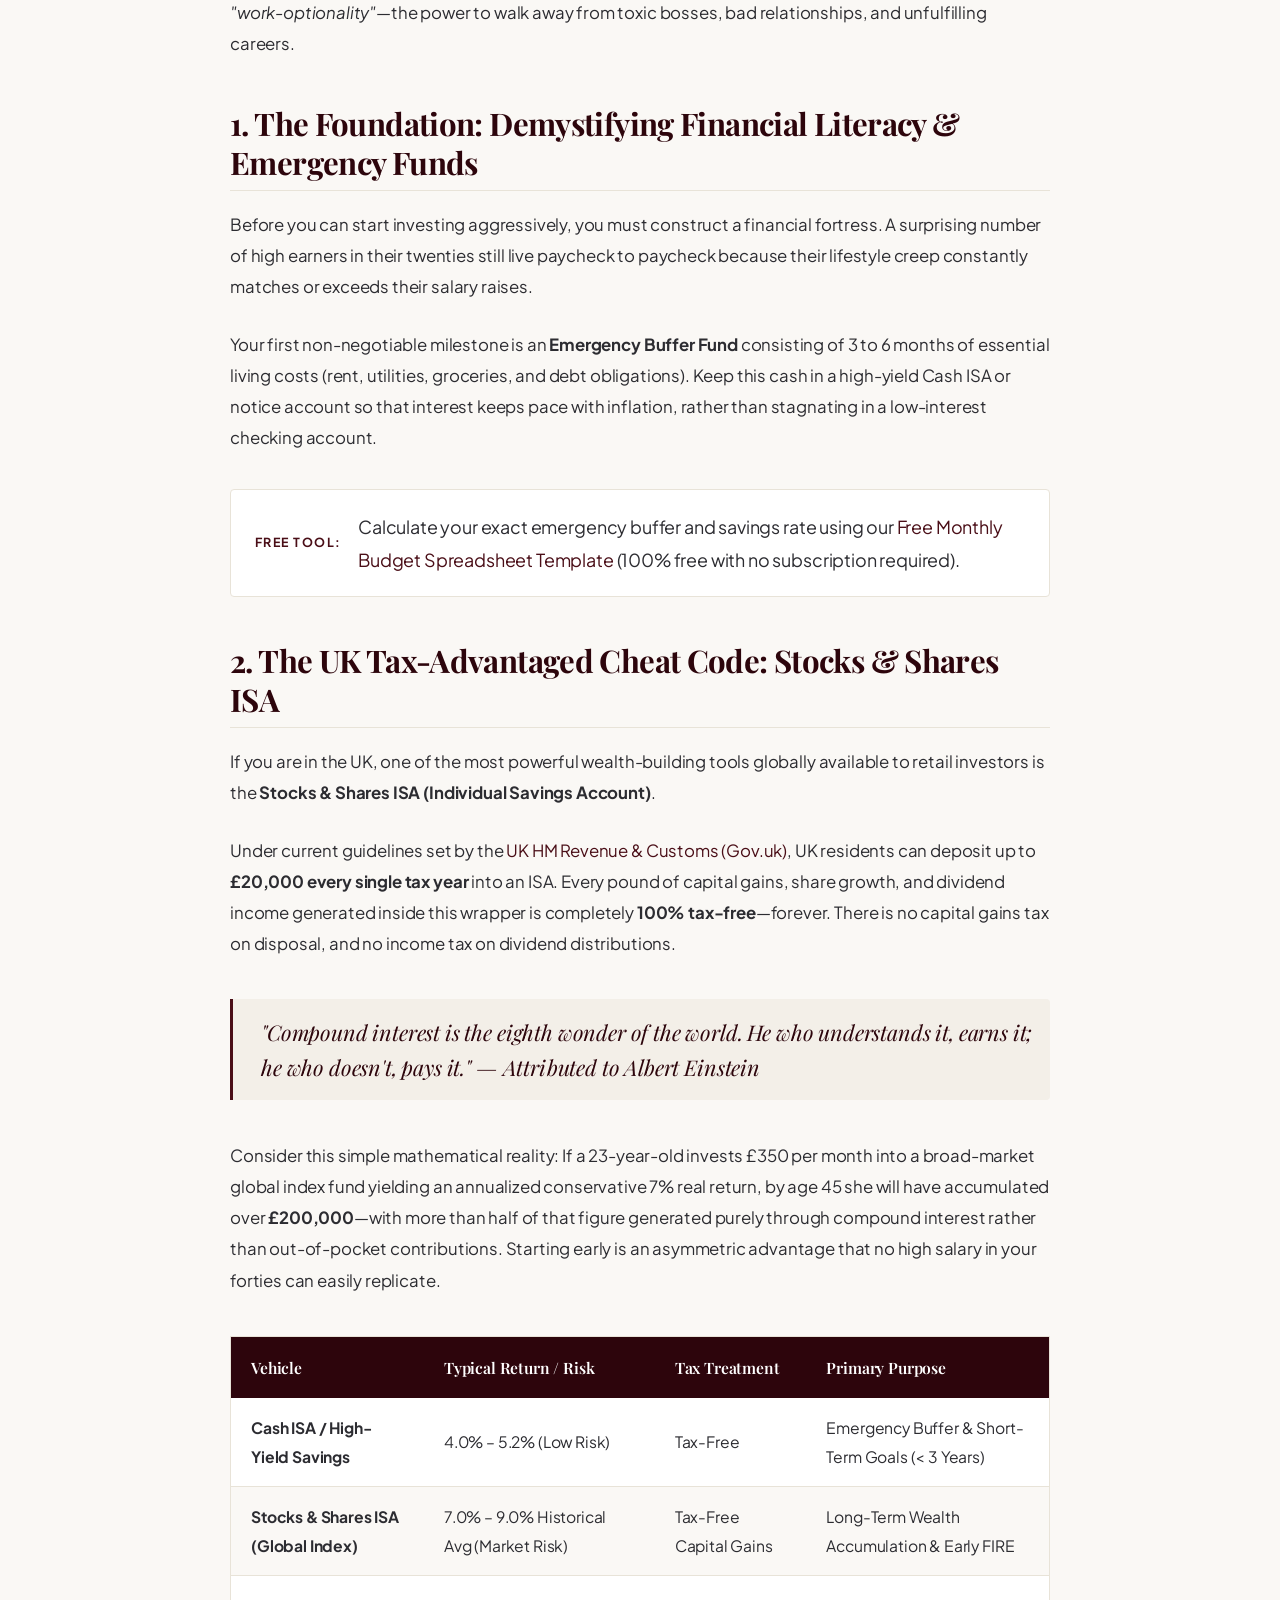
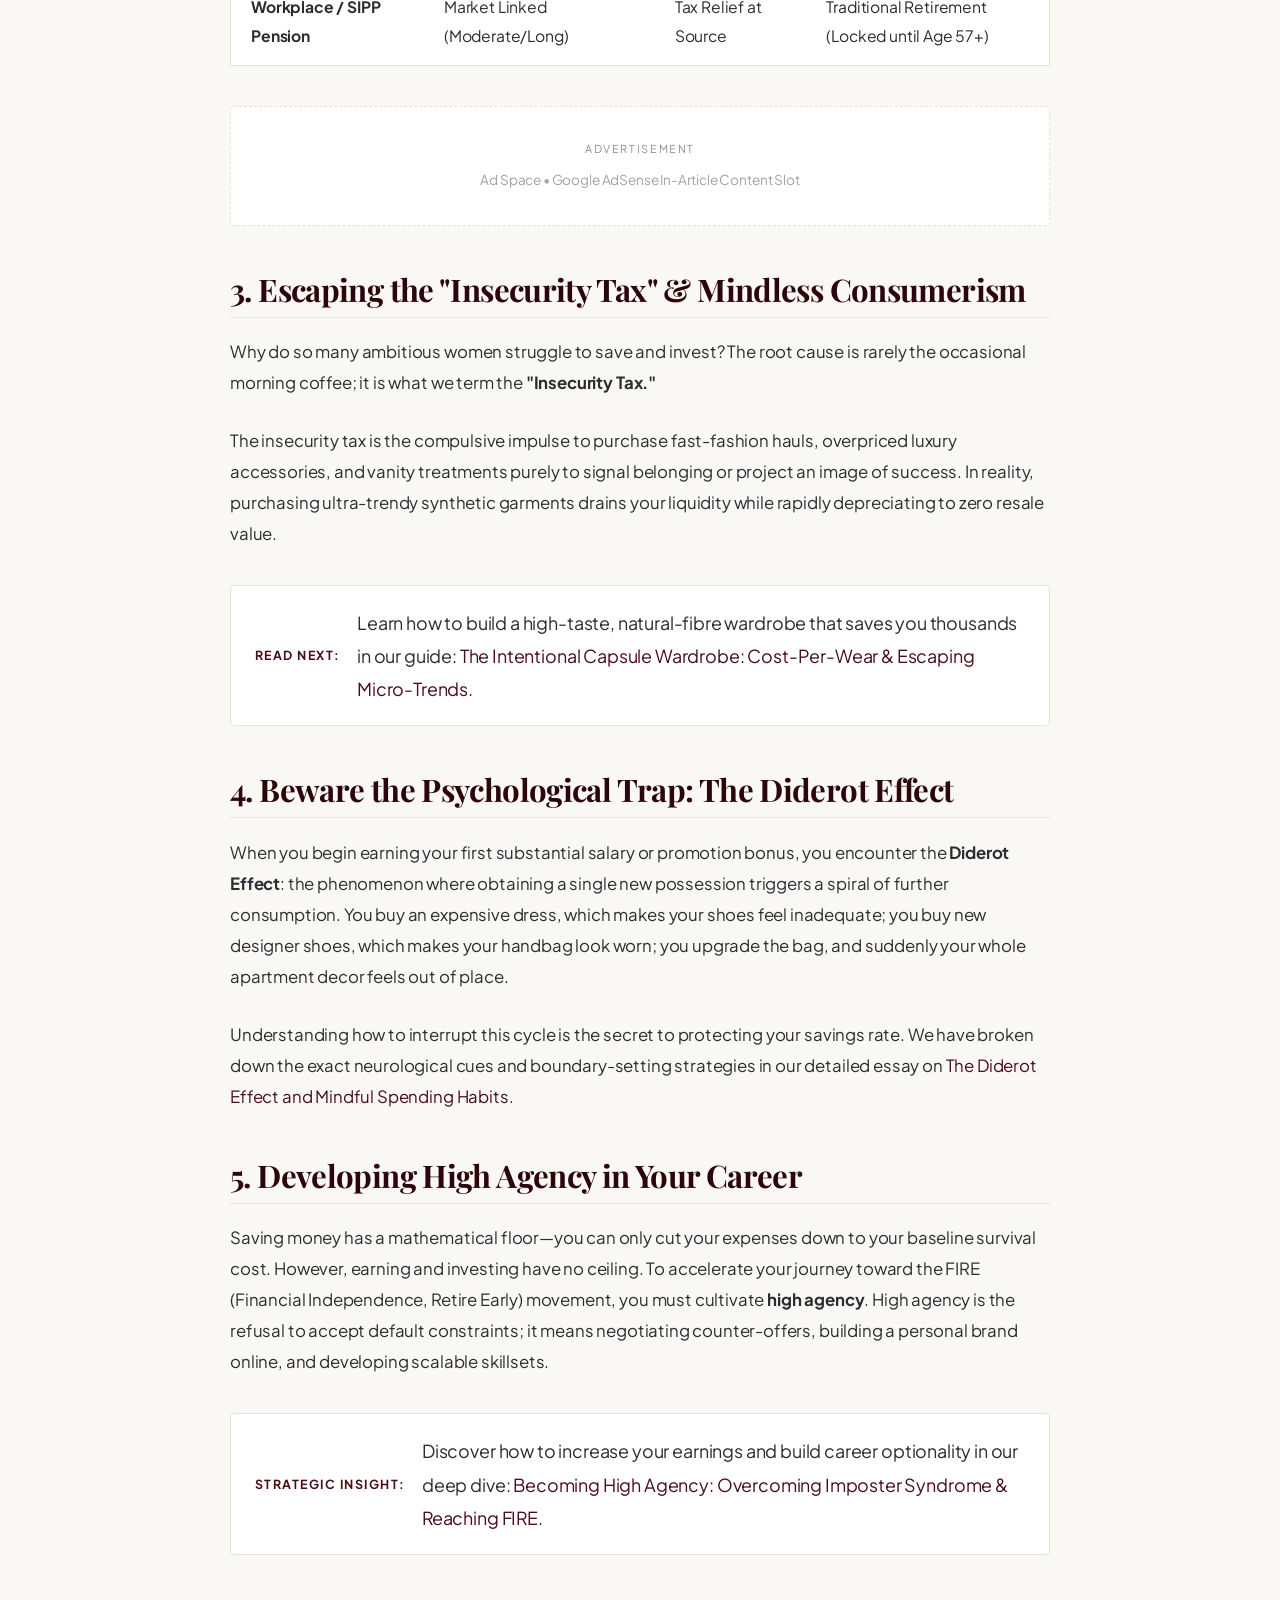
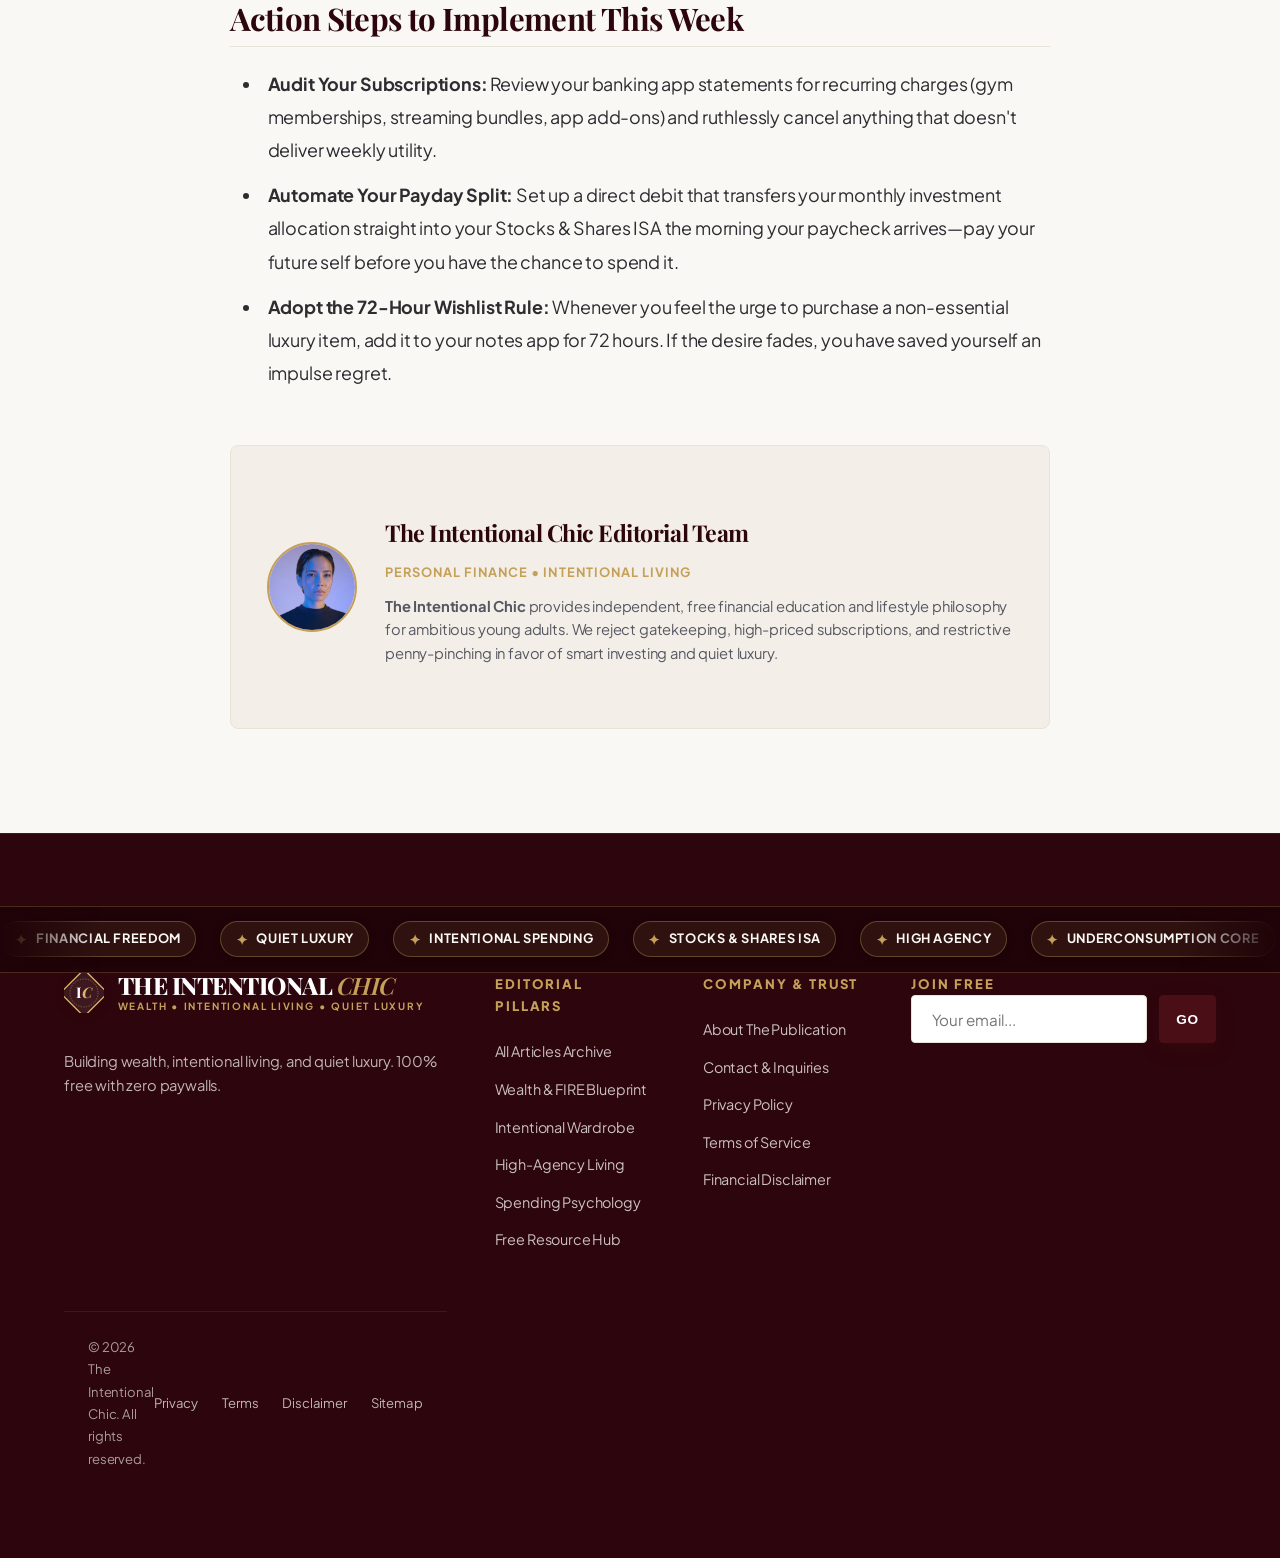
<file: building-wealth-in-your-20s.html>
<!DOCTYPE html>
<html lang="en">
<head>
  <meta charset="UTF-8">
  <meta name="viewport" content="width=device-width, initial-scale=1.0">
  <title>How to Build Real Wealth in Your 20s Without Overconsuming — The Intentional Chic</title>
  <meta name="description" content="Learn how to build wealth in your 20s and early 30s. Master Stocks and Shares ISAs, index funds, compound interest, emergency funds, and the FIRE movement without joyless penny-pinching.">
  <meta name="keywords" content="building wealth in your 20s, Stocks and Shares ISA UK, compound interest, personal finance for women, FIRE movement, intentional spending, financial literacy, The Intentional Chic">
  <link rel="canonical" href="https://www.theintentionalchic.com/building-wealth-in-your-20s.html">

  <!-- Open Graph -->
  <meta property="og:type" content="article">
  <meta property="og:title" content="How to Build Real Wealth in Your 20s Without Overconsuming — The Intentional Chic">
  <meta property="og:description" content="A comprehensive masterclass on building financial freedom, mastering compound growth, and investing with quiet confidence.">
  <meta property="og:image" content="images/building-wealth-in-your-20s-investment.jpg">
  <meta property="og:url" content="https://www.theintentionalchic.com/building-wealth-in-your-20s.html">

    <link rel="icon" type="image/svg+xml" href="images/favicon.svg">
  <link rel="stylesheet" href="styles.css">
  <link rel="preconnect" href="https://fonts.googleapis.com">
  <link rel="preconnect" href="https://fonts.gstatic.com" crossorigin>
  <link href="https://fonts.googleapis.com/css2?family=Playfair+Display:ital,wght@0,500;0,700;0,800;1,400;1,600&family=Plus+Jakarta+Sans:wght@400;500;600;700&display=swap" rel="stylesheet">

  <!-- Schema.org Article Structured Data -->
  <script type="application/ld+json">
  {
    "@context": "https://schema.org",
    "@type": "BlogPosting",
    "headline": "How to Build Real Wealth in Your 20s Without Overconsuming",
    "description": "A comprehensive blueprint for building wealth in your 20s via tax-efficient investing, Stocks & Shares ISAs, index funds, and intentional habits.",
    "image": "https://www.theintentionalchic.com/images/building-wealth-in-your-20s-investment.jpg",
    "author": {
      "@type": "Organization",
      "name": "The Intentional Chic Editorial Team"
    },
    "publisher": {
      "@type": "Organization",
      "name": "The Intentional Chic",
      "logo": {
        "@type": "ImageObject",
        "url": "https://www.theintentionalchic.com/images/hero-intentional-chic-lifestyle.jpg"
      }
    },
    "datePublished": "2026-10-20",
    "dateModified": "2026-10-23"
  }
  </script>
</head>
<body>

  

  <!-- Site Header -->
  <header class="site-header">
    <div class="container nav-wrapper">
            <a href="index.html" class="brand-logo" aria-label="The Intentional Chic Home">
        <div class="logo-mark">
          <svg width="42" height="42" viewBox="0 0 60 60" fill="none" xmlns="http://www.w3.org/2000/svg">
            <rect x="5" y="5" width="50" height="50" rx="6" transform="rotate(45 30 30)" fill="#4a0e17" stroke="#c5a059" stroke-width="2"/>
            <circle cx="30" cy="30" r="21" stroke="#dfb76c" stroke-width="1" stroke-dasharray="2 2" stroke-opacity="0.6"/>
            <text x="23" y="38" font-family="'Playfair Display', Georgia, serif" font-size="22" font-weight="700" fill="#ffffff" text-anchor="middle">I</text>
            <text x="35" y="38" font-family="'Playfair Display', Georgia, serif" font-size="22" font-weight="700" font-style="italic" fill="#dfb76c" text-anchor="middle">C</text>
          </svg>
        </div>
        <div class="logo-text">
          <span class="logo-brand">THE INTENTIONAL <em>CHIC</em></span>
          <span class="logo-tagline">WEALTH &bull; INTENTIONAL LIVING &bull; QUIET LUXURY</span>
        </div>
      </a>

<nav>
        <ul class="main-nav">
          <li><a href="index.html" class="nav-link">Home</a></li>
          <li><a href="articles.html" class="nav-link">Articles</a></li>
          <li><a href="free-resources.html" class="nav-link">Free Resources</a></li>
          <li><a href="about.html" class="nav-link">About</a></li>
          <li><a href="contact.html" class="nav-link">Contact</a></li>
          <li><a href="free-resources.html" class="nav-cta">Get Free Guides</a></li>
        </ul>
      </nav>

      <button class="mobile-menu-btn" aria-label="Toggle navigation menu" aria-expanded="false">&#9776;</button>
    </div>
  </header>

  <!-- Article Header -->
  <article class="container article-container section-pad">
    <header class="article-header">
      <span class="article-category-badge">Personal Finance &bull; Wealth Blueprint</span>
      <h1 class="article-hero-title">How to Build Real Wealth in Your 20s Without Overconsuming</h1>
      <div class="article-byline">
        <span>By <strong>The Intentional Chic Editorial Team</strong></span>
        <span>&bull;</span>
        <span>Updated October 2026</span>
        <span>&bull;</span>
        <span>12 Min Read</span>
      </div>
    </header>

    <figure class="article-featured-image">
      <img src="images/building-wealth-in-your-20s-investment.jpg" alt="Building Wealth in your 20s - intentional notebook, coffee, and investment portfolio planning" width="900" height="600">
      <figcaption>Strategic investing and intentional spending are the true foundation of long-term freedom.</figcaption>
    </figure>

    <!-- Top AdSense Slot -->
    <div class="adsense-slot" aria-label="Advertisement Banner">
      <span class="adsense-label">Advertisement</span>
      <div style="font-size: 0.85rem; color: #a1a1aa;">Google AdSense &bull; Responsive In-Article Placement</div>
    </div>

    <!-- Article Content -->
    <div class="article-content">
      <p class="lead-text">
        At <strong>The Intentional Chic</strong>, we believe the narrative surrounding personal finance in your twenties has been broken into two toxic extremes. On one side sits the joyless frugality movement—telling you to never buy an iced latte, live in deprivation, and count every single penny. On the other side sits algorithm-fueled social media consumerism, urging young women to chase micro-trends, finance luxury handbags on Buy Now Pay Later (BNPL) schemes, and sacrifice their future solvency for short-lived validation.
      </p>

      <p>
        Building wealth does not mean wearing hair shirts or eating plain ramen. Nor does looking chic require going into credit card debt. Real, unshakeable wealth is quiet. It is the serenity of knowing that your money is compounding quietly in index funds while you sleep, granting you what Naval Ravikant calls <em>"work-optionality"</em>—the power to walk away from toxic bosses, bad relationships, and unfulfilling careers.
      </p>

      <h2>1. The Foundation: Demystifying Financial Literacy &amp; Emergency Funds</h2>
      <p>
        Before you can start investing aggressively, you must construct a financial fortress. A surprising number of high earners in their twenties still live paycheck to paycheck because their lifestyle creep constantly matches or exceeds their salary raises. 
      </p>
      <p>
        Your first non-negotiable milestone is an <strong>Emergency Buffer Fund</strong> consisting of 3 to 6 months of essential living costs (rent, utilities, groceries, and debt obligations). Keep this cash in a high-yield Cash ISA or notice account so that interest keeps pace with inflation, rather than stagnating in a low-interest checking account.
      </p>

      <!-- Internal Link 1 to Free Resources -->
      <div class="internal-read-next">
        <strong>Free Tool:</strong>
        <span>Calculate your exact emergency buffer and savings rate using our <a href="free-resources.html">Free Monthly Budget Spreadsheet Template</a> (100% free with no subscription required).</span>
      </div>

      <h2>2. The UK Tax-Advantaged Cheat Code: Stocks &amp; Shares ISA</h2>
      <p>
        If you are in the UK, one of the most powerful wealth-building tools globally available to retail investors is the <strong>Stocks &amp; Shares ISA (Individual Savings Account)</strong>.
      </p>
      <p>
        Under current guidelines set by the <a href="https://www.gov.uk/individual-savings-accounts" target="_blank" rel="noopener noreferrer">UK HM Revenue &amp; Customs (Gov.uk)</a>, UK residents can deposit up to <strong>£20,000 every single tax year</strong> into an ISA. Every pound of capital gains, share growth, and dividend income generated inside this wrapper is completely <strong>100% tax-free</strong>—forever. There is no capital gains tax on disposal, and no income tax on dividend distributions.
      </p>

      <blockquote>
        "Compound interest is the eighth wonder of the world. He who understands it, earns it; he who doesn't, pays it." — Attributed to Albert Einstein
      </blockquote>

      <p>
        Consider this simple mathematical reality: If a 23-year-old invests £350 per month into a broad-market global index fund yielding an annualized conservative 7% real return, by age 45 she will have accumulated over <strong>£200,000</strong>—with more than half of that figure generated purely through compound interest rather than out-of-pocket contributions. Starting early is an asymmetric advantage that no high salary in your forties can easily replicate.
      </p>

      <!-- Editorial Comparison Table -->
      <div class="editorial-table-wrap">
        <table class="editorial-table">
          <thead>
            <tr>
              <th>Vehicle</th>
              <th>Typical Return / Risk</th>
              <th>Tax Treatment</th>
              <th>Primary Purpose</th>
            </tr>
          </thead>
          <tbody>
            <tr>
              <td><strong>Cash ISA / High-Yield Savings</strong></td>
              <td>4.0% – 5.2% (Low Risk)</td>
              <td>Tax-Free</td>
              <td>Emergency Buffer &amp; Short-Term Goals (&lt; 3 Years)</td>
            </tr>
            <tr>
              <td><strong>Stocks &amp; Shares ISA (Global Index)</strong></td>
              <td>7.0% – 9.0% Historical Avg (Market Risk)</td>
              <td>Tax-Free Capital Gains</td>
              <td>Long-Term Wealth Accumulation &amp; Early FIRE</td>
            </tr>
            <tr>
              <td><strong>Workplace / SIPP Pension</strong></td>
              <td>Market Linked (Moderate/Long)</td>
              <td>Tax Relief at Source</td>
              <td>Traditional Retirement (Locked until Age 57+)</td>
            </tr>
          </tbody>
        </table>
      </div>

      <!-- Mid-Article AdSense Placement -->
      <div class="adsense-slot" aria-label="Advertisement Banner">
        <span class="adsense-label">Advertisement</span>
        <div style="font-size: 0.85rem; color: #a1a1aa;">Ad Space &bull; Google AdSense In-Article Content Slot</div>
      </div>

      <h2>3. Escaping the "Insecurity Tax" &amp; Mindless Consumerism</h2>
      <p>
        Why do so many ambitious women struggle to save and invest? The root cause is rarely the occasional morning coffee; it is what we term the <strong>"Insecurity Tax."</strong>
      </p>
      <p>
        The insecurity tax is the compulsive impulse to purchase fast-fashion hauls, overpriced luxury accessories, and vanity treatments purely to signal belonging or project an image of success. In reality, purchasing ultra-trendy synthetic garments drains your liquidity while rapidly depreciating to zero resale value.
      </p>

      <!-- Internal Link 2 to Quiet Luxury Capsule Wardrobe -->
      <div class="internal-read-next">
        <strong>Read Next:</strong>
        <span>Learn how to build a high-taste, natural-fibre wardrobe that saves you thousands in our guide: <a href="quiet-luxury-capsule-wardrobe.html">The Intentional Capsule Wardrobe: Cost-Per-Wear &amp; Escaping Micro-Trends</a>.</span>
      </div>

      <h2>4. Beware the Psychological Trap: The Diderot Effect</h2>
      <p>
        When you begin earning your first substantial salary or promotion bonus, you encounter the <strong>Diderot Effect</strong>: the phenomenon where obtaining a single new possession triggers a spiral of further consumption. You buy an expensive dress, which makes your shoes feel inadequate; you buy new designer shoes, which makes your handbag look worn; you upgrade the bag, and suddenly your whole apartment decor feels out of place.
      </p>

      <!-- Internal Link 3 to Diderot Effect -->
      <p>
        Understanding how to interrupt this cycle is the secret to protecting your savings rate. We have broken down the exact neurological cues and boundary-setting strategies in our detailed essay on <a href="diderot-effect-mindful-spending.html">The Diderot Effect and Mindful Spending Habits</a>.
      </p>

      <h2>5. Developing High Agency in Your Career</h2>
      <p>
        Saving money has a mathematical floor—you can only cut your expenses down to your baseline survival cost. However, earning and investing have no ceiling. To accelerate your journey toward the FIRE (Financial Independence, Retire Early) movement, you must cultivate <strong>high agency</strong>. High agency is the refusal to accept default constraints; it means negotiating counter-offers, building a personal brand online, and developing scalable skillsets.
      </p>

      <!-- Internal Link 4 to High Agency -->
      <div class="internal-read-next">
        <strong>Strategic Insight:</strong>
        <span>Discover how to increase your earnings and build career optionality in our deep dive: <a href="high-agency-financial-freedom.html">Becoming High Agency: Overcoming Imposter Syndrome &amp; Reaching FIRE</a>.</span>
      </div>

      <h2>Action Steps to Implement This Week</h2>
      <ul>
        <li><strong>Audit Your Subscriptions:</strong> Review your banking app statements for recurring charges (gym memberships, streaming bundles, app add-ons) and ruthlessly cancel anything that doesn't deliver weekly utility.</li>
        <li><strong>Automate Your Payday Split:</strong> Set up a direct debit that transfers your monthly investment allocation straight into your Stocks &amp; Shares ISA the morning your paycheck arrives—pay your future self before you have the chance to spend it.</li>
        <li><strong>Adopt the 72-Hour Wishlist Rule:</strong> Whenever you feel the urge to purchase a non-essential luxury item, add it to your notes app for 72 hours. If the desire fades, you have saved yourself an impulse regret.</li>
      </ul>

      <!-- Author Bio Box -->
      <div class="author-box">
        <img src="images/founder-editorial-portrait.jpg" alt="The Intentional Chic Editorial Director" class="author-avatar">
        <div class="author-info">
          <h3>The Intentional Chic Editorial Team</h3>
          <span class="author-role">Personal Finance &bull; Intentional Living</span>
          <p class="author-bio">
            <strong>The Intentional Chic</strong> provides independent, free financial education and lifestyle philosophy for ambitious young adults. We reject gatekeeping, high-priced subscriptions, and restrictive penny-pinching in favor of smart investing and quiet luxury.
          </p>
        </div>
      </div>

    </div>
  </article>

  <!-- Site Footer -->
  <footer class="site-footer">
  <!-- Animated Trending NLP Keywords Ticker -->
  <div class="footer-ticker-section" aria-label="Core Editorial Topics and Keywords">
    <div class="footer-ticker-wrapper">
      <div class="footer-ticker-track">
        <span class="ticker-chip"><span class="ticker-sparkle">&#10022;</span> Financial Freedom</span>
        <span class="ticker-chip"><span class="ticker-sparkle">&#10022;</span> Quiet Luxury</span>
        <span class="ticker-chip"><span class="ticker-sparkle">&#10022;</span> Intentional Spending</span>
        <span class="ticker-chip"><span class="ticker-sparkle">&#10022;</span> Stocks &amp; Shares ISA</span>
        <span class="ticker-chip"><span class="ticker-sparkle">&#10022;</span> High Agency</span>
        <span class="ticker-chip"><span class="ticker-sparkle">&#10022;</span> Underconsumption Core</span>
        <span class="ticker-chip"><span class="ticker-sparkle">&#10022;</span> Cost Per Wear</span>
        <span class="ticker-chip"><span class="ticker-sparkle">&#10022;</span> Compound Interest</span>
        <span class="ticker-chip"><span class="ticker-sparkle">&#10022;</span> Forever Wardrobe</span>
        <span class="ticker-chip"><span class="ticker-sparkle">&#10022;</span> Net Worth Building</span>
        <span class="ticker-chip"><span class="ticker-sparkle">&#10022;</span> Diderot Effect</span>
        <span class="ticker-chip"><span class="ticker-sparkle">&#10022;</span> Work-Optionality</span>
        <span class="ticker-chip"><span class="ticker-sparkle">&#10022;</span> Natural Fibres</span>
        <span class="ticker-chip"><span class="ticker-sparkle">&#10022;</span> Loud Budgeting</span>
        <!-- Repeated for seamless 100% loop -->
        <span class="ticker-chip"><span class="ticker-sparkle">&#10022;</span> Financial Freedom</span>
        <span class="ticker-chip"><span class="ticker-sparkle">&#10022;</span> Quiet Luxury</span>
        <span class="ticker-chip"><span class="ticker-sparkle">&#10022;</span> Intentional Spending</span>
        <span class="ticker-chip"><span class="ticker-sparkle">&#10022;</span> Stocks &amp; Shares ISA</span>
        <span class="ticker-chip"><span class="ticker-sparkle">&#10022;</span> High Agency</span>
        <span class="ticker-chip"><span class="ticker-sparkle">&#10022;</span> Underconsumption Core</span>
        <span class="ticker-chip"><span class="ticker-sparkle">&#10022;</span> Cost Per Wear</span>
        <span class="ticker-chip"><span class="ticker-sparkle">&#10022;</span> Compound Interest</span>
        <span class="ticker-chip"><span class="ticker-sparkle">&#10022;</span> Forever Wardrobe</span>
        <span class="ticker-chip"><span class="ticker-sparkle">&#10022;</span> Net Worth Building</span>
        <span class="ticker-chip"><span class="ticker-sparkle">&#10022;</span> Diderot Effect</span>
        <span class="ticker-chip"><span class="ticker-sparkle">&#10022;</span> Work-Optionality</span>
        <span class="ticker-chip"><span class="ticker-sparkle">&#10022;</span> Natural Fibres</span>
        <span class="ticker-chip"><span class="ticker-sparkle">&#10022;</span> Loud Budgeting</span>
      </div>
    </div>
  </div>

    <div class="container footer-grid">
            <div class="footer-brand">
        <a href="index.html" class="brand-logo footer-brand-logo" aria-label="The Intentional Chic Home">
          <div class="logo-mark">
            <svg width="40" height="40" viewBox="0 0 60 60" fill="none" xmlns="http://www.w3.org/2000/svg">
              <rect x="5" y="5" width="50" height="50" rx="6" transform="rotate(45 30 30)" fill="rgba(255,255,255,0.08)" stroke="#dfb76c" stroke-width="2"/>
              <circle cx="30" cy="30" r="21" stroke="#f3d89d" stroke-width="1" stroke-dasharray="2 2" stroke-opacity="0.5"/>
              <text x="23" y="38" font-family="'Playfair Display', Georgia, serif" font-size="22" font-weight="700" fill="#ffffff" text-anchor="middle">I</text>
              <text x="35" y="38" font-family="'Playfair Display', Georgia, serif" font-size="22" font-weight="700" font-style="italic" fill="#dfb76c" text-anchor="middle">C</text>
            </svg>
          </div>
          <div class="logo-text">
            <span class="logo-brand">THE INTENTIONAL <em>CHIC</em></span>
            <span class="logo-tagline">WEALTH &bull; INTENTIONAL LIVING &bull; QUIET LUXURY</span>
          </div>
        </a>
        <p class="footer-desc">
          Building wealth, intentional living, and quiet luxury. 100% free with zero paywalls.
        </p>
      </div>

      <div>
        <div class="footer-heading">Editorial Pillars</div>
        <ul class="footer-links">
          <li><a href="articles.html">All Articles Archive</a></li>
          <li><a href="building-wealth-in-your-20s.html">Wealth &amp; FIRE Blueprint</a></li>
          <li><a href="quiet-luxury-capsule-wardrobe.html">Intentional Wardrobe</a></li>
          <li><a href="high-agency-financial-freedom.html">High-Agency Living</a></li>
          <li><a href="diderot-effect-mindful-spending.html">Spending Psychology</a></li>
          <li><a href="free-resources.html">Free Resource Hub</a></li>
        </ul>
      </div>

      <div>
        <div class="footer-heading">Company &amp; Trust</div>
        <ul class="footer-links">
          <li><a href="about.html">About The Publication</a></li>
          <li><a href="contact.html">Contact &amp; Inquiries</a></li>
          <li><a href="privacy-policy.html">Privacy Policy</a></li>
          <li><a href="terms-of-service.html">Terms of Service</a></li>
          <li><a href="disclaimer.html">Financial Disclaimer</a></li>
        </ul>
      </div>

      <div>
        <div class="footer-heading">Join Free</h4>
        <form class="newsletter-form" style="margin: 0;">
          <input type="email" class="newsletter-input" placeholder="Your email..." required aria-label="Email">
          <button type="submit" class="btn-primary" style="padding: 0.65rem 1rem;">Go</button>
        </form>
      </div>
    </div>

    <div class="container footer-bottom">
      <div>&copy; 2026 The Intentional Chic. All rights reserved.</div>
      <div style="display: flex; gap: 1.5rem;">
        <a href="privacy-policy.html" style="color: rgba(255,255,255,0.7);">Privacy</a>
        <a href="terms-of-service.html" style="color: rgba(255,255,255,0.7);">Terms</a>
        <a href="disclaimer.html" style="color: rgba(255,255,255,0.7);">Disclaimer</a>
        <a href="sitemap.xml" style="color: rgba(255,255,255,0.7);">Sitemap</a>
      </div>
    </div>
  </footer>

  <script src="main.js"></script>
</body>
</html>
</file>
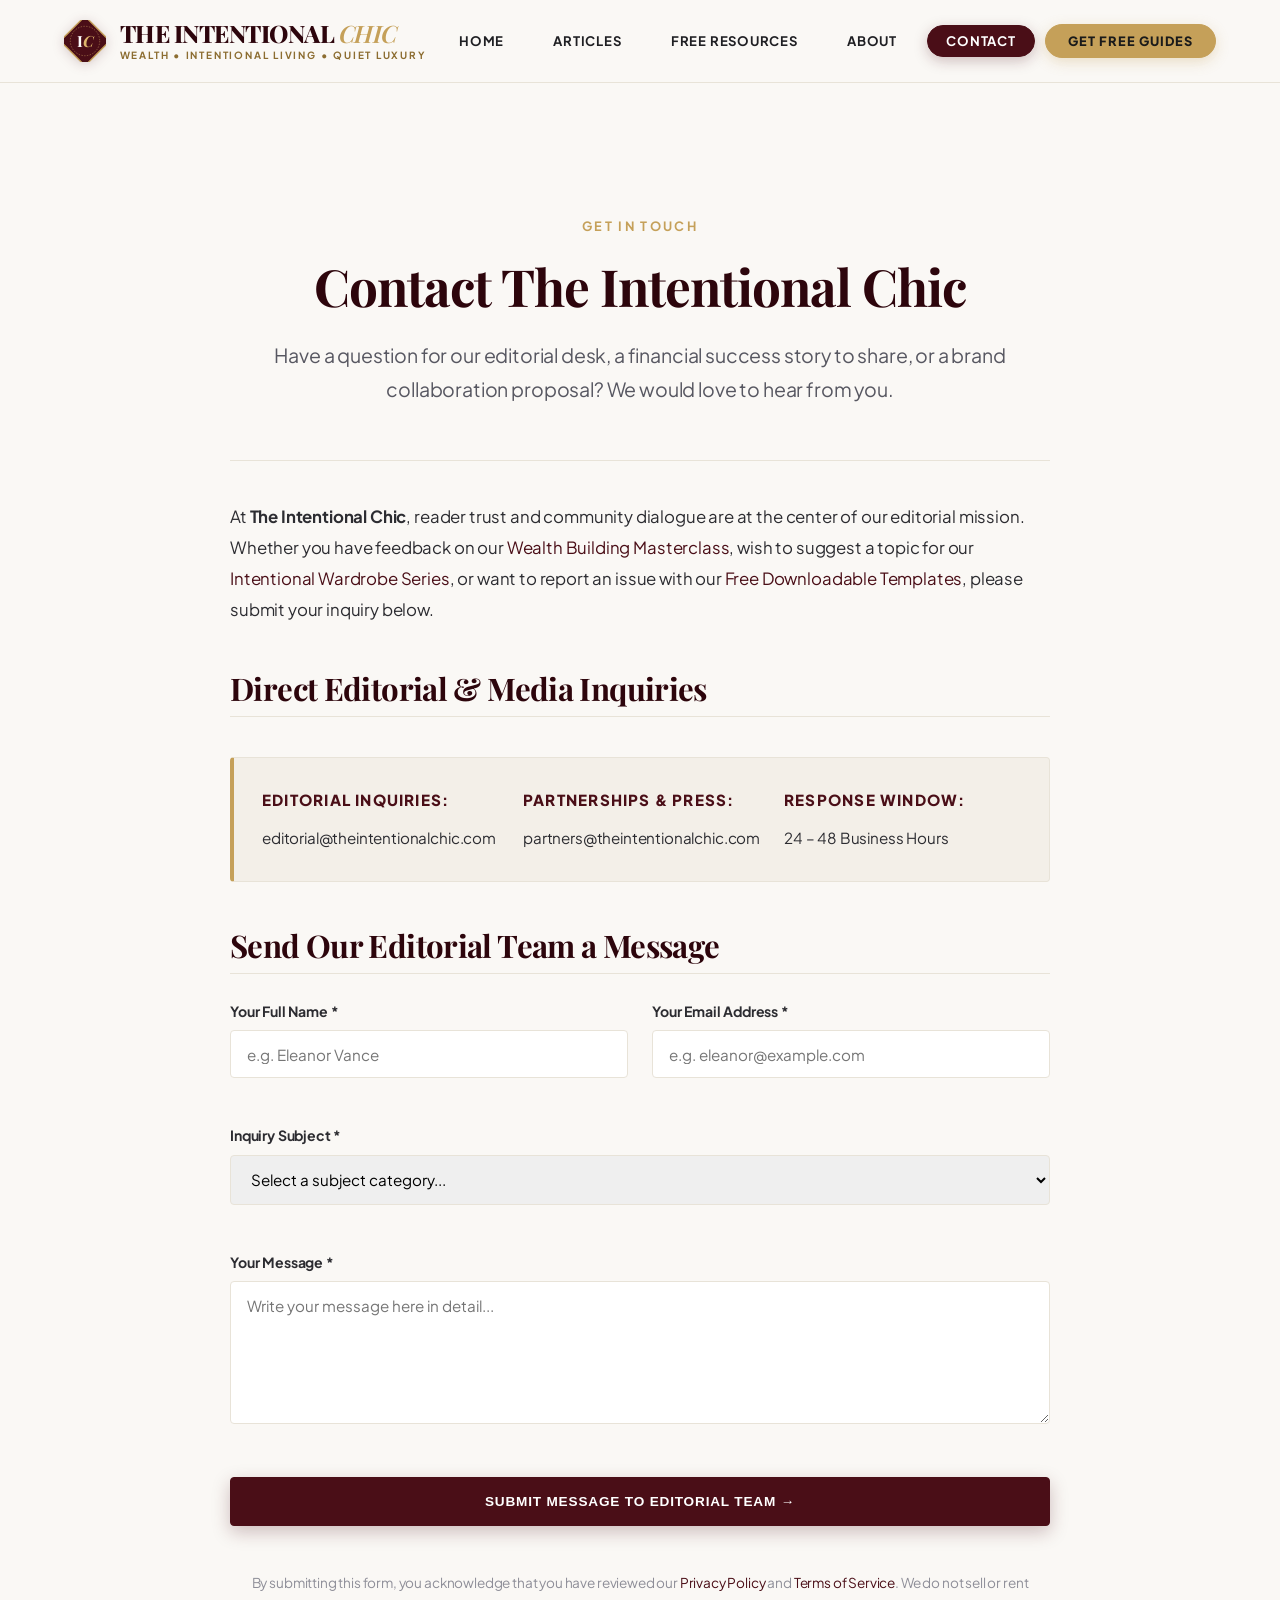
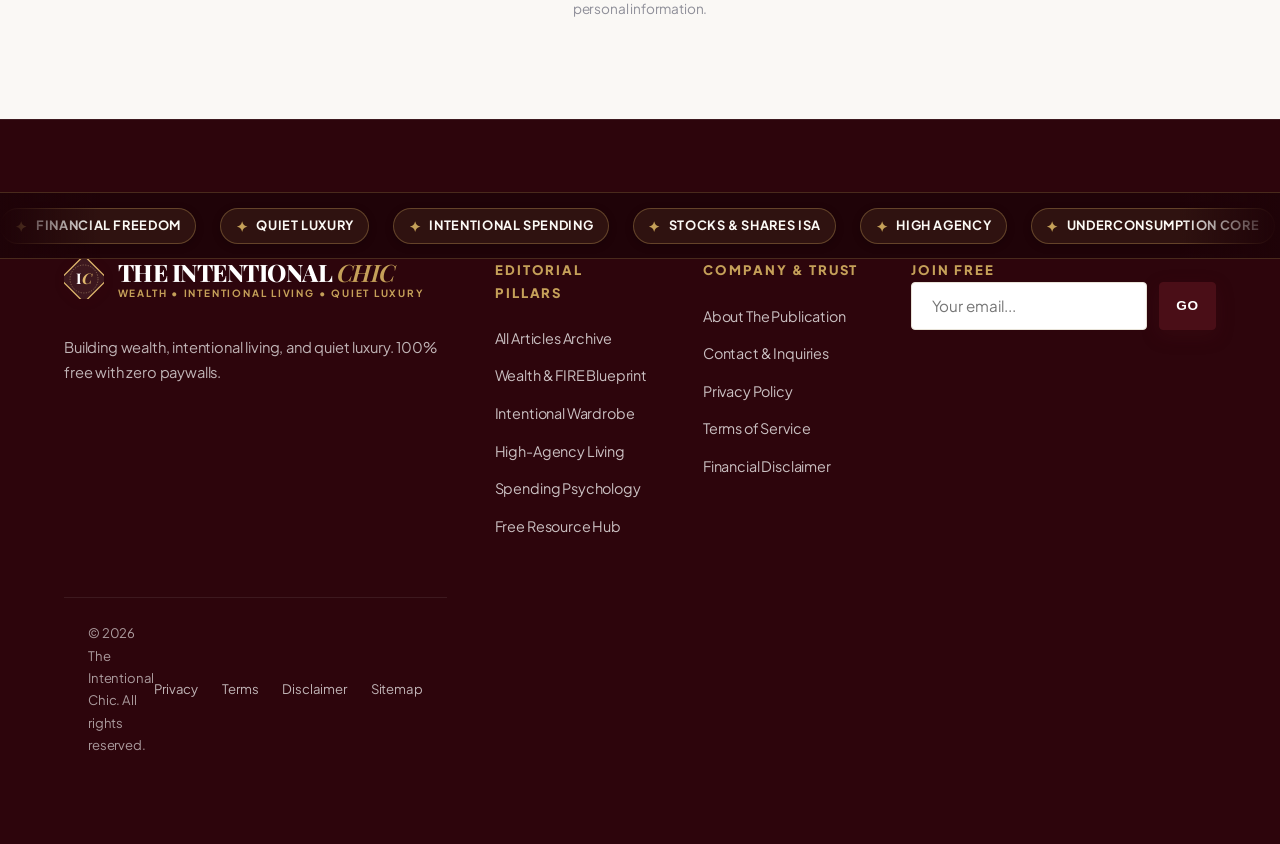
<file: contact.html>
<!DOCTYPE html>
<html lang="en">
<head>
  <meta charset="UTF-8">
  <meta name="viewport" content="width=device-width, initial-scale=1.0">
  <title>Contact Us &bull; Editorial Desk — The Intentional Chic</title>
  <meta name="description" content="Get in touch with The Intentional Chic editorial board. Inquire about partnerships, reader questions, press, or feedback on our personal finance and style publications.">
  <meta name="keywords" content="Contact The Intentional Chic, editorial inquiries, press, reader questions, partnerships">
  <link rel="canonical" href="https://www.theintentionalchic.com/contact.html">

    <link rel="icon" type="image/svg+xml" href="images/favicon.svg">
  <link rel="stylesheet" href="styles.css">
  <link rel="preconnect" href="https://fonts.googleapis.com">
  <link rel="preconnect" href="https://fonts.gstatic.com" crossorigin>
  <link href="https://fonts.googleapis.com/css2?family=Playfair+Display:ital,wght@0,500;0,700;0,800;1,400;1,600&family=Plus+Jakarta+Sans:wght@400;500;600;700&display=swap" rel="stylesheet">
</head>
<body>

  

  <!-- Site Header -->
  <header class="site-header">
    <div class="container nav-wrapper">
            <a href="index.html" class="brand-logo" aria-label="The Intentional Chic Home">
        <div class="logo-mark">
          <svg width="42" height="42" viewBox="0 0 60 60" fill="none" xmlns="http://www.w3.org/2000/svg">
            <rect x="5" y="5" width="50" height="50" rx="6" transform="rotate(45 30 30)" fill="#4a0e17" stroke="#c5a059" stroke-width="2"/>
            <circle cx="30" cy="30" r="21" stroke="#dfb76c" stroke-width="1" stroke-dasharray="2 2" stroke-opacity="0.6"/>
            <text x="23" y="38" font-family="'Playfair Display', Georgia, serif" font-size="22" font-weight="700" fill="#ffffff" text-anchor="middle">I</text>
            <text x="35" y="38" font-family="'Playfair Display', Georgia, serif" font-size="22" font-weight="700" font-style="italic" fill="#dfb76c" text-anchor="middle">C</text>
          </svg>
        </div>
        <div class="logo-text">
          <span class="logo-brand">THE INTENTIONAL <em>CHIC</em></span>
          <span class="logo-tagline">WEALTH &bull; INTENTIONAL LIVING &bull; QUIET LUXURY</span>
        </div>
      </a>

<nav>
        <ul class="main-nav">
          <li><a href="index.html" class="nav-link">Home</a></li>
          <li><a href="articles.html" class="nav-link">Articles</a></li>
          <li><a href="free-resources.html" class="nav-link">Free Resources</a></li>
          <li><a href="about.html" class="nav-link">About</a></li>
          <li><a href="contact.html" class="nav-link active">Contact</a></li>
          <li><a href="free-resources.html" class="nav-cta">Get Free Guides</a></li>
        </ul>
      </nav>

      <button class="mobile-menu-btn" aria-label="Toggle navigation menu" aria-expanded="false">&#9776;</button>
    </div>
  </header>

  <!-- Main Content -->
  <main class="container section-pad">
    <div class="article-container">
      <header class="article-header">
        <span class="article-category-badge">Get In Touch</span>
        <h1 class="article-hero-title">Contact The Intentional Chic</h1>
        <p class="lead-text">
          Have a question for our editorial desk, a financial success story to share, or a brand collaboration proposal? We would love to hear from you.
        </p>
      </header>

      <div class="article-content">
        <p>
          At <strong>The Intentional Chic</strong>, reader trust and community dialogue are at the center of our editorial mission. Whether you have feedback on our <a href="building-wealth-in-your-20s.html">Wealth Building Masterclass</a>, wish to suggest a topic for our <a href="quiet-luxury-capsule-wardrobe.html">Intentional Wardrobe Series</a>, or want to report an issue with our <a href="free-resources.html">Free Downloadable Templates</a>, please submit your inquiry below.
        </p>

        <h2>Direct Editorial &amp; Media Inquiries</h2>
        <!-- Contact Details Strip -->
        <div class="editorial-callout" style="display: grid; grid-template-columns: repeat(auto-fit, minmax(200px, 1fr)); gap: 1.5rem;">
          <div>
            <div class="editorial-callout-title">Editorial Inquiries:</div>
            <p style="margin-bottom: 0; font-size: 0.95rem;">editorial@theintentionalchic.com</p>
          </div>
          <div>
            <div class="editorial-callout-title">Partnerships &amp; Press:</div>
            <p style="margin-bottom: 0; font-size: 0.95rem;">partners@theintentionalchic.com</p>
          </div>
          <div>
            <div class="editorial-callout-title">Response Window:</div>
            <p style="margin-bottom: 0; font-size: 0.95rem;">24 – 48 Business Hours</p>
          </div>
        </div>

        <h2>Send Our Editorial Team a Message</h2>
        <!-- Interactive Contact Form -->
        <form id="site-contact-form" style="margin-top: 1.5rem;">
          <div class="contact-form-grid">
            <div class="form-group">
              <label for="contact-name">Your Full Name *</label>
              <input type="text" id="contact-name" class="form-control" placeholder="e.g. Eleanor Vance" required>
            </div>

            <div class="form-group">
              <label for="contact-email">Your Email Address *</label>
              <input type="email" id="contact-email" class="form-control" placeholder="e.g. eleanor@example.com" required>
            </div>

            <div class="form-group full-width">
              <label for="contact-subject">Inquiry Subject *</label>
              <select id="contact-subject" class="form-control" required>
                <option value="">Select a subject category...</option>
                <option value="Editorial Feedback">Editorial Feedback / Article Suggestion</option>
                <option value="Free Resources Question">Question regarding Free Spreadsheets / Tools</option>
                <option value="Brand Partnership">Brand Partnership / Ethical Collaboration</option>
                <option value="Press Inquiries">Press / Media Inquiries</option>
                <option value="Other">General Reader Inquiry</option>
              </select>
            </div>

            <div class="form-group full-width">
              <label for="contact-message">Your Message *</label>
              <textarea id="contact-message" class="form-control" rows="6" placeholder="Write your message here in detail..." required></textarea>
            </div>

            <div class="form-group full-width">
              <button type="submit" class="btn-primary" style="width: 100%; justify-content: center; padding: 1rem;">
                Submit Message to Editorial Team &rarr;
              </button>
            </div>
          </div>
        </form>

        <p style="font-size: 0.85rem; color: var(--color-text-light); margin-top: 1.5rem; text-align: center;">
          By submitting this form, you acknowledge that you have reviewed our <a href="privacy-policy.html">Privacy Policy</a> and <a href="terms-of-service.html">Terms of Service</a>. We do not sell or rent personal information.
        </p>

      </div>
    </div>
  </main>

  <!-- Site Footer -->
  <footer class="site-footer">
  <!-- Animated Trending NLP Keywords Ticker -->
  <div class="footer-ticker-section" aria-label="Core Editorial Topics and Keywords">
    <div class="footer-ticker-wrapper">
      <div class="footer-ticker-track">
        <span class="ticker-chip"><span class="ticker-sparkle">&#10022;</span> Financial Freedom</span>
        <span class="ticker-chip"><span class="ticker-sparkle">&#10022;</span> Quiet Luxury</span>
        <span class="ticker-chip"><span class="ticker-sparkle">&#10022;</span> Intentional Spending</span>
        <span class="ticker-chip"><span class="ticker-sparkle">&#10022;</span> Stocks &amp; Shares ISA</span>
        <span class="ticker-chip"><span class="ticker-sparkle">&#10022;</span> High Agency</span>
        <span class="ticker-chip"><span class="ticker-sparkle">&#10022;</span> Underconsumption Core</span>
        <span class="ticker-chip"><span class="ticker-sparkle">&#10022;</span> Cost Per Wear</span>
        <span class="ticker-chip"><span class="ticker-sparkle">&#10022;</span> Compound Interest</span>
        <span class="ticker-chip"><span class="ticker-sparkle">&#10022;</span> Forever Wardrobe</span>
        <span class="ticker-chip"><span class="ticker-sparkle">&#10022;</span> Net Worth Building</span>
        <span class="ticker-chip"><span class="ticker-sparkle">&#10022;</span> Diderot Effect</span>
        <span class="ticker-chip"><span class="ticker-sparkle">&#10022;</span> Work-Optionality</span>
        <span class="ticker-chip"><span class="ticker-sparkle">&#10022;</span> Natural Fibres</span>
        <span class="ticker-chip"><span class="ticker-sparkle">&#10022;</span> Loud Budgeting</span>
        <!-- Repeated for seamless 100% loop -->
        <span class="ticker-chip"><span class="ticker-sparkle">&#10022;</span> Financial Freedom</span>
        <span class="ticker-chip"><span class="ticker-sparkle">&#10022;</span> Quiet Luxury</span>
        <span class="ticker-chip"><span class="ticker-sparkle">&#10022;</span> Intentional Spending</span>
        <span class="ticker-chip"><span class="ticker-sparkle">&#10022;</span> Stocks &amp; Shares ISA</span>
        <span class="ticker-chip"><span class="ticker-sparkle">&#10022;</span> High Agency</span>
        <span class="ticker-chip"><span class="ticker-sparkle">&#10022;</span> Underconsumption Core</span>
        <span class="ticker-chip"><span class="ticker-sparkle">&#10022;</span> Cost Per Wear</span>
        <span class="ticker-chip"><span class="ticker-sparkle">&#10022;</span> Compound Interest</span>
        <span class="ticker-chip"><span class="ticker-sparkle">&#10022;</span> Forever Wardrobe</span>
        <span class="ticker-chip"><span class="ticker-sparkle">&#10022;</span> Net Worth Building</span>
        <span class="ticker-chip"><span class="ticker-sparkle">&#10022;</span> Diderot Effect</span>
        <span class="ticker-chip"><span class="ticker-sparkle">&#10022;</span> Work-Optionality</span>
        <span class="ticker-chip"><span class="ticker-sparkle">&#10022;</span> Natural Fibres</span>
        <span class="ticker-chip"><span class="ticker-sparkle">&#10022;</span> Loud Budgeting</span>
      </div>
    </div>
  </div>

    <div class="container footer-grid">
            <div class="footer-brand">
        <a href="index.html" class="brand-logo footer-brand-logo" aria-label="The Intentional Chic Home">
          <div class="logo-mark">
            <svg width="40" height="40" viewBox="0 0 60 60" fill="none" xmlns="http://www.w3.org/2000/svg">
              <rect x="5" y="5" width="50" height="50" rx="6" transform="rotate(45 30 30)" fill="rgba(255,255,255,0.08)" stroke="#dfb76c" stroke-width="2"/>
              <circle cx="30" cy="30" r="21" stroke="#f3d89d" stroke-width="1" stroke-dasharray="2 2" stroke-opacity="0.5"/>
              <text x="23" y="38" font-family="'Playfair Display', Georgia, serif" font-size="22" font-weight="700" fill="#ffffff" text-anchor="middle">I</text>
              <text x="35" y="38" font-family="'Playfair Display', Georgia, serif" font-size="22" font-weight="700" font-style="italic" fill="#dfb76c" text-anchor="middle">C</text>
            </svg>
          </div>
          <div class="logo-text">
            <span class="logo-brand">THE INTENTIONAL <em>CHIC</em></span>
            <span class="logo-tagline">WEALTH &bull; INTENTIONAL LIVING &bull; QUIET LUXURY</span>
          </div>
        </a>
        <p class="footer-desc">
          Building wealth, intentional living, and quiet luxury. 100% free with zero paywalls.
        </p>
      </div>

      <div>
        <div class="footer-heading">Editorial Pillars</div>
        <ul class="footer-links">
          <li><a href="articles.html">All Articles Archive</a></li>
          <li><a href="building-wealth-in-your-20s.html">Wealth &amp; FIRE Blueprint</a></li>
          <li><a href="quiet-luxury-capsule-wardrobe.html">Intentional Wardrobe</a></li>
          <li><a href="high-agency-financial-freedom.html">High-Agency Living</a></li>
          <li><a href="diderot-effect-mindful-spending.html">Spending Psychology</a></li>
          <li><a href="free-resources.html">Free Resource Hub</a></li>
        </ul>
      </div>

      <div>
        <div class="footer-heading">Company &amp; Trust</div>
        <ul class="footer-links">
          <li><a href="about.html">About The Publication</a></li>
          <li><a href="contact.html">Contact &amp; Inquiries</a></li>
          <li><a href="privacy-policy.html">Privacy Policy</a></li>
          <li><a href="terms-of-service.html">Terms of Service</a></li>
          <li><a href="disclaimer.html">Financial Disclaimer</a></li>
        </ul>
      </div>

      <div>
        <div class="footer-heading">Join Free</h4>
        <form class="newsletter-form" style="margin: 0;">
          <input type="email" class="newsletter-input" placeholder="Your email..." required aria-label="Email">
          <button type="submit" class="btn-primary" style="padding: 0.65rem 1rem;">Go</button>
        </form>
      </div>
    </div>

    <div class="container footer-bottom">
      <div>&copy; 2026 The Intentional Chic. All rights reserved.</div>
      <div style="display: flex; gap: 1.5rem;">
        <a href="privacy-policy.html" style="color: rgba(255,255,255,0.7);">Privacy</a>
        <a href="terms-of-service.html" style="color: rgba(255,255,255,0.7);">Terms</a>
        <a href="disclaimer.html" style="color: rgba(255,255,255,0.7);">Disclaimer</a>
        <a href="sitemap.xml" style="color: rgba(255,255,255,0.7);">Sitemap</a>
      </div>
    </div>
  </footer>

  <script src="main.js"></script>
</body>
</html>
</file>
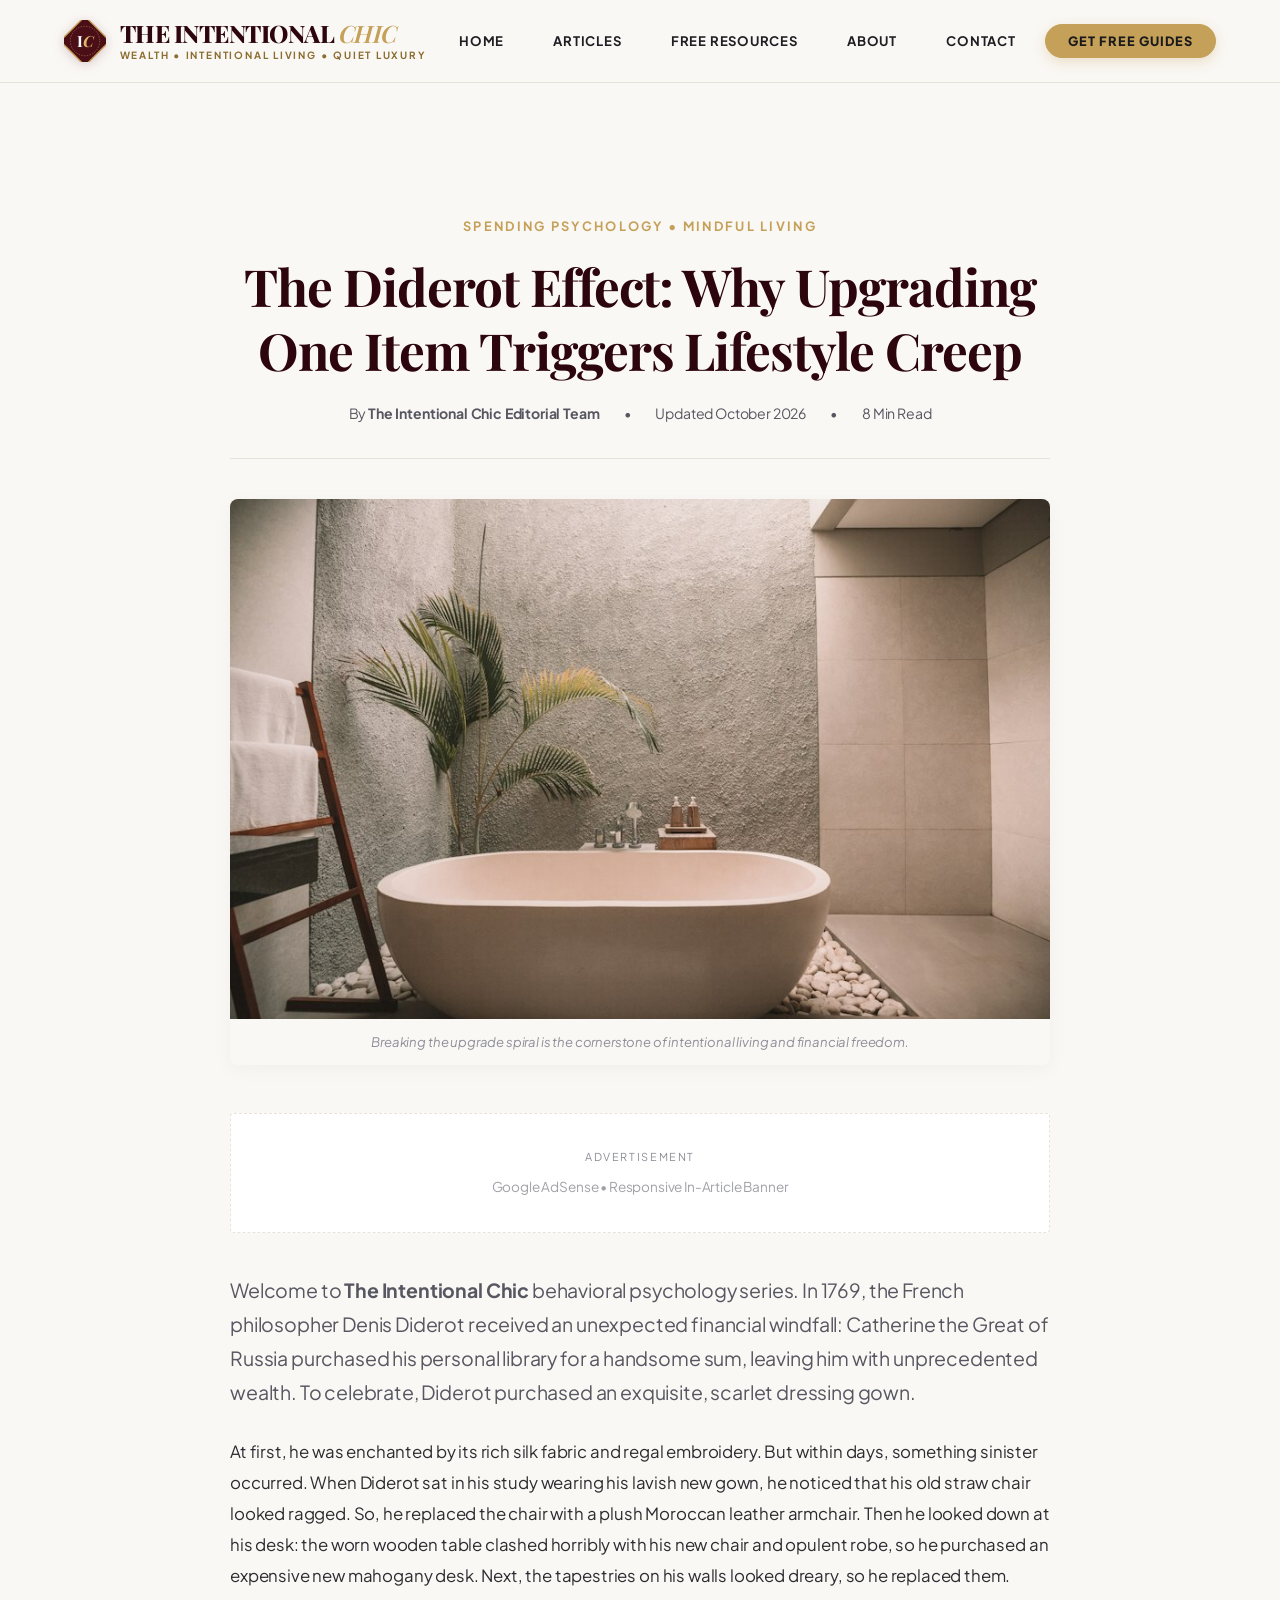
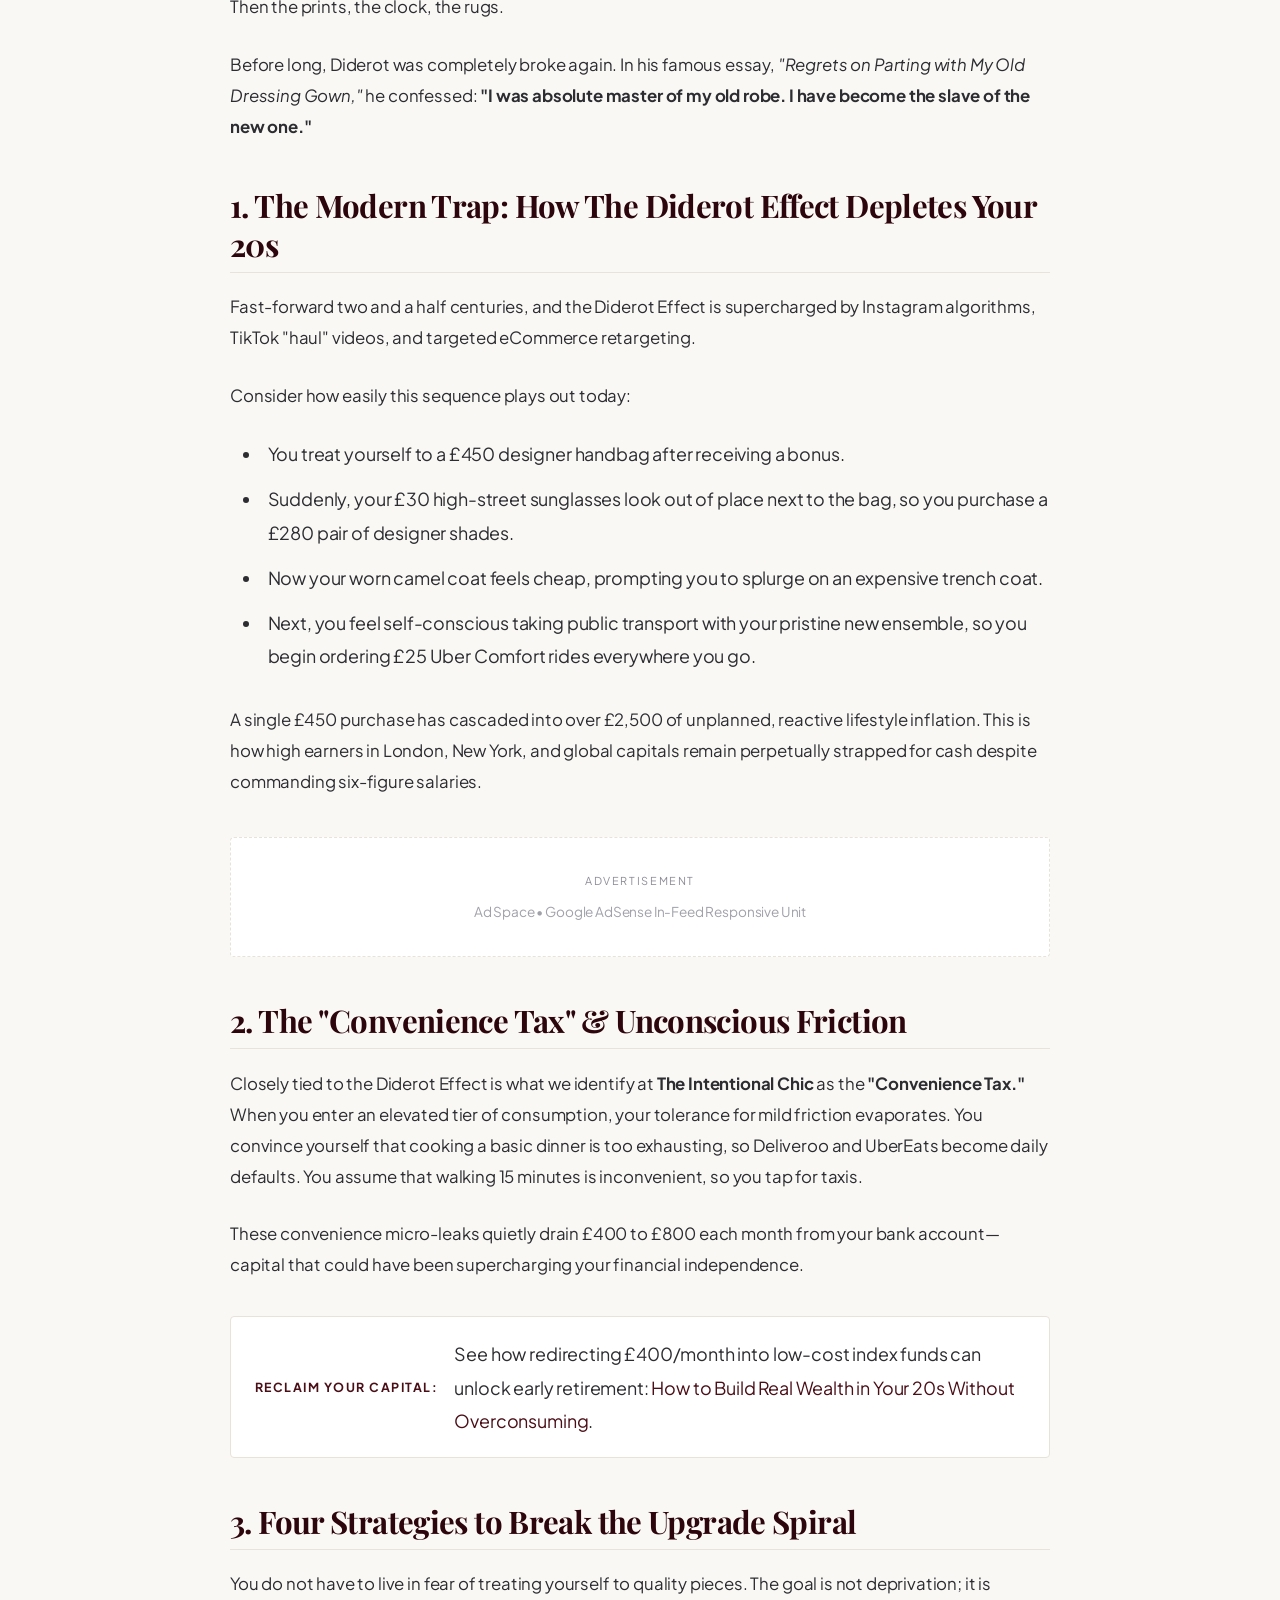
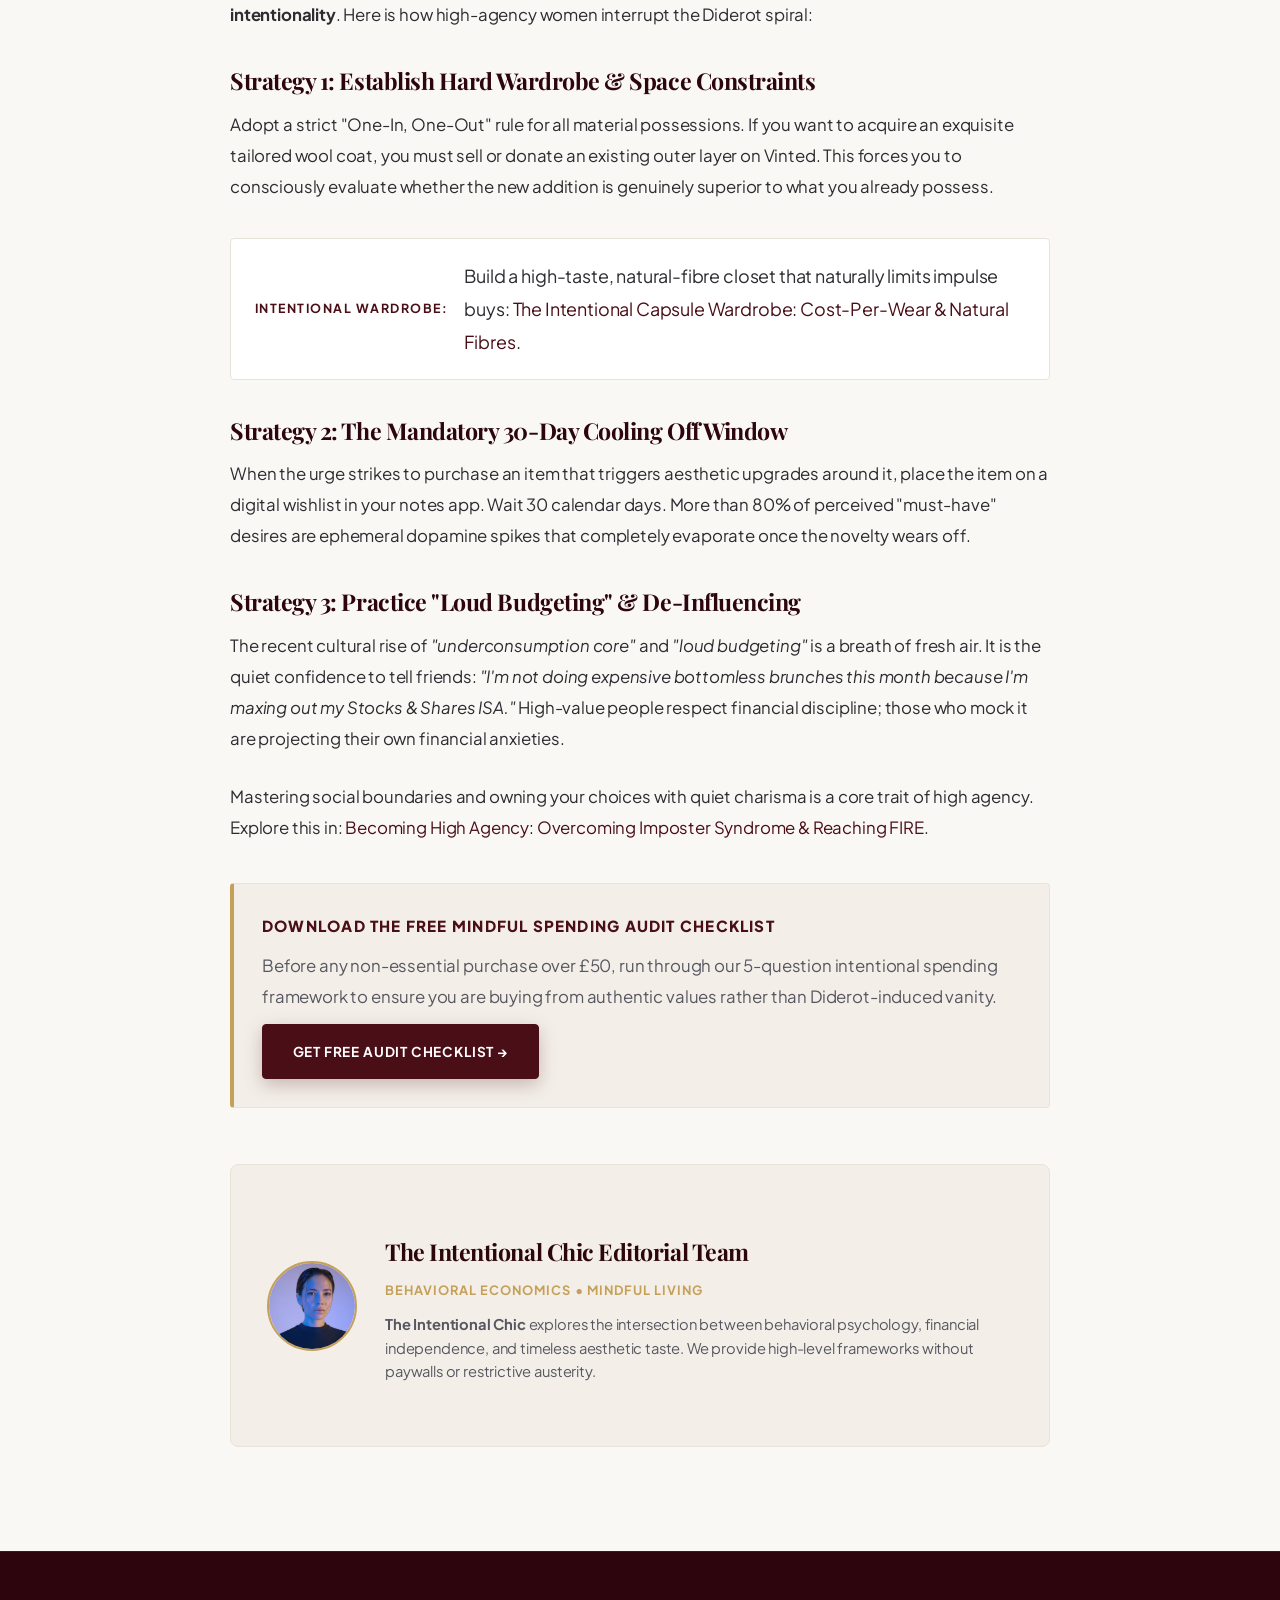
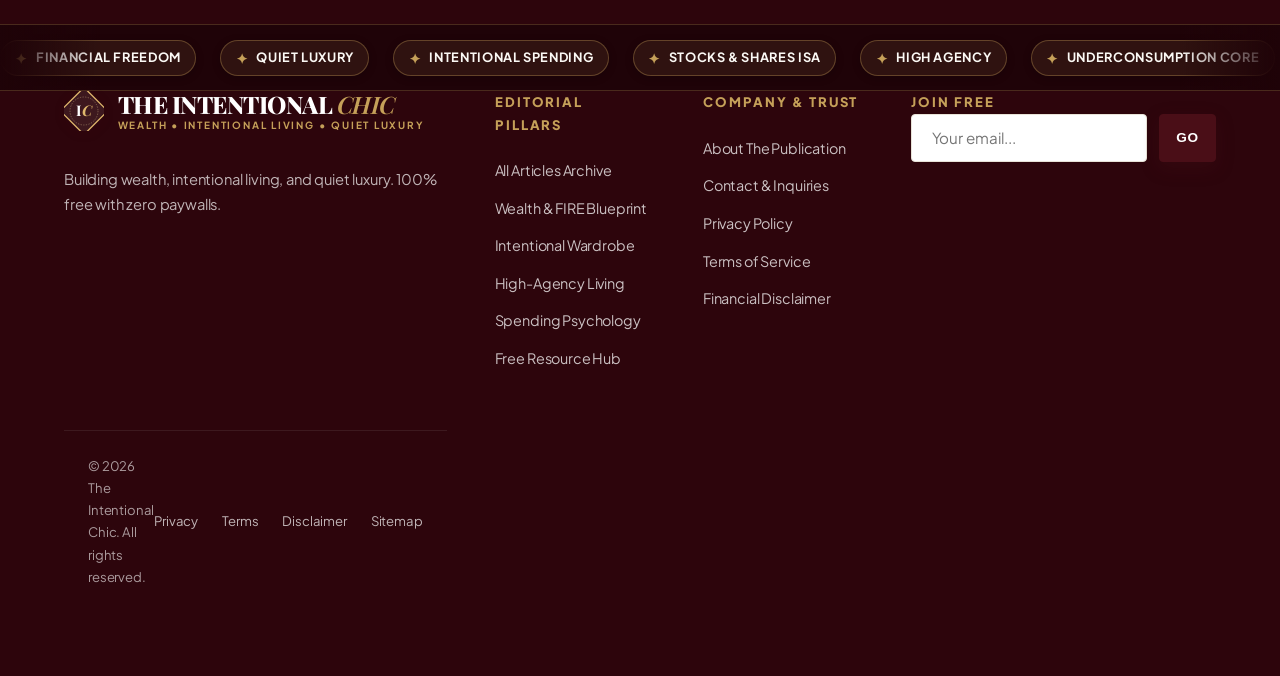
<file: diderot-effect-mindful-spending.html>
<!DOCTYPE html>
<html lang="en">
<head>
  <meta charset="UTF-8">
  <meta name="viewport" content="width=device-width, initial-scale=1.0">
  <title>The Diderot Effect: Why Upgrading One Item Triggers Lifestyle Creep — The Intentional Chic</title>
  <meta name="description" content="Discover the Diderot Effect in personal finance. Learn why upgrading a single item spirals into compulsive spending and how to break the consumerist chain with The Intentional Chic.">
  <meta name="keywords" content="Diderot effect, lifestyle creep, intentional spending, underconsumption core, mindful spending, impulse buying, personal finance psychology, The Intentional Chic">
  <link rel="canonical" href="https://www.theintentionalchic.com/diderot-effect-mindful-spending.html">

  <!-- Open Graph -->
  <meta property="og:type" content="article">
  <meta property="og:title" content="The Diderot Effect: Why Upgrading One Item Triggers Lifestyle Creep — The Intentional Chic">
  <meta property="og:description" content="The psychological mechanism behind modern consumer spiral and how to preserve your savings rate with intentional discipline.">
  <meta property="og:image" content="images/diderot-effect-mindful-spending-habits.jpg">
  <meta property="og:url" content="https://www.theintentionalchic.com/diderot-effect-mindful-spending.html">

    <link rel="icon" type="image/svg+xml" href="images/favicon.svg">
  <link rel="stylesheet" href="styles.css">
  <link rel="preconnect" href="https://fonts.googleapis.com">
  <link rel="preconnect" href="https://fonts.gstatic.com" crossorigin>
  <link href="https://fonts.googleapis.com/css2?family=Playfair+Display:ital,wght@0,500;0,700;0,800;1,400;1,600&family=Plus+Jakarta+Sans:wght@400;500;600;700&display=swap" rel="stylesheet">

  <script type="application/ld+json">
  {
    "@context": "https://schema.org",
    "@type": "BlogPosting",
    "headline": "The Diderot Effect: Why Upgrading One Item Triggers Lifestyle Creep",
    "description": "An analysis of the Diderot Effect in modern lifestyle spending, explaining how one luxury upgrade forces reactive consumerism.",
    "image": "https://www.theintentionalchic.com/images/diderot-effect-mindful-spending-habits.jpg",
    "author": {
      "@type": "Organization",
      "name": "The Intentional Chic Editorial Team"
    },
    "publisher": {
      "@type": "Organization",
      "name": "The Intentional Chic",
      "logo": {
        "@type": "ImageObject",
        "url": "https://www.theintentionalchic.com/images/hero-intentional-chic-lifestyle.jpg"
      }
    },
    "datePublished": "2026-10-12",
    "dateModified": "2026-10-23"
  }
  </script>
</head>
<body>

  

  <!-- Site Header -->
  <header class="site-header">
    <div class="container nav-wrapper">
            <a href="index.html" class="brand-logo" aria-label="The Intentional Chic Home">
        <div class="logo-mark">
          <svg width="42" height="42" viewBox="0 0 60 60" fill="none" xmlns="http://www.w3.org/2000/svg">
            <rect x="5" y="5" width="50" height="50" rx="6" transform="rotate(45 30 30)" fill="#4a0e17" stroke="#c5a059" stroke-width="2"/>
            <circle cx="30" cy="30" r="21" stroke="#dfb76c" stroke-width="1" stroke-dasharray="2 2" stroke-opacity="0.6"/>
            <text x="23" y="38" font-family="'Playfair Display', Georgia, serif" font-size="22" font-weight="700" fill="#ffffff" text-anchor="middle">I</text>
            <text x="35" y="38" font-family="'Playfair Display', Georgia, serif" font-size="22" font-weight="700" font-style="italic" fill="#dfb76c" text-anchor="middle">C</text>
          </svg>
        </div>
        <div class="logo-text">
          <span class="logo-brand">THE INTENTIONAL <em>CHIC</em></span>
          <span class="logo-tagline">WEALTH &bull; INTENTIONAL LIVING &bull; QUIET LUXURY</span>
        </div>
      </a>

<nav>
        <ul class="main-nav">
          <li><a href="index.html" class="nav-link">Home</a></li>
          <li><a href="articles.html" class="nav-link">Articles</a></li>
          <li><a href="free-resources.html" class="nav-link">Free Resources</a></li>
          <li><a href="about.html" class="nav-link">About</a></li>
          <li><a href="contact.html" class="nav-link">Contact</a></li>
          <li><a href="free-resources.html" class="nav-cta">Get Free Guides</a></li>
        </ul>
      </nav>

      <button class="mobile-menu-btn" aria-label="Toggle navigation menu" aria-expanded="false">&#9776;</button>
    </div>
  </header>

  <!-- Article Container -->
  <article class="container article-container section-pad">
    <header class="article-header">
      <span class="article-category-badge">Spending Psychology &bull; Mindful Living</span>
      <h1 class="article-hero-title">The Diderot Effect: Why Upgrading One Item Triggers Lifestyle Creep</h1>
      <div class="article-byline">
        <span>By <strong>The Intentional Chic Editorial Team</strong></span>
        <span>&bull;</span>
        <span>Updated October 2026</span>
        <span>&bull;</span>
        <span>8 Min Read</span>
      </div>
    </header>

    <figure class="article-featured-image">
      <img src="images/diderot-effect-mindful-spending-habits.jpg" alt="Mindful consumerism, peaceful morning coffee, and intentional spending environment" width="900" height="600">
      <figcaption>Breaking the upgrade spiral is the cornerstone of intentional living and financial freedom.</figcaption>
    </figure>

    <!-- Top AdSense Slot -->
    <div class="adsense-slot" aria-label="Advertisement Banner">
      <span class="adsense-label">Advertisement</span>
      <div style="font-size: 0.85rem; color: #a1a1aa;">Google AdSense &bull; Responsive In-Article Banner</div>
    </div>

    <!-- Article Content -->
    <div class="article-content">
      <p class="lead-text">
        Welcome to <strong>The Intentional Chic</strong> behavioral psychology series. In 1769, the French philosopher Denis Diderot received an unexpected financial windfall: Catherine the Great of Russia purchased his personal library for a handsome sum, leaving him with unprecedented wealth. To celebrate, Diderot purchased an exquisite, scarlet dressing gown.
      </p>

      <p>
        At first, he was enchanted by its rich silk fabric and regal embroidery. But within days, something sinister occurred. When Diderot sat in his study wearing his lavish new gown, he noticed that his old straw chair looked ragged. So, he replaced the chair with a plush Moroccan leather armchair. Then he looked down at his desk: the worn wooden table clashed horribly with his new chair and opulent robe, so he purchased an expensive new mahogany desk. Next, the tapestries on his walls looked dreary, so he replaced them. Then the prints, the clock, the rugs.
      </p>

      <p>
        Before long, Diderot was completely broke again. In his famous essay, <em>"Regrets on Parting with My Old Dressing Gown,"</em> he confessed: <strong>"I was absolute master of my old robe. I have become the slave of the new one."</strong>
      </p>

      <h2>1. The Modern Trap: How The Diderot Effect Depletes Your 20s</h2>
      <p>
        Fast-forward two and a half centuries, and the Diderot Effect is supercharged by Instagram algorithms, TikTok "haul" videos, and targeted eCommerce retargeting.
      </p>
      <p>
        Consider how easily this sequence plays out today:
      </p>
      <ul>
        <li>You treat yourself to a £450 designer handbag after receiving a bonus.</li>
        <li>Suddenly, your £30 high-street sunglasses look out of place next to the bag, so you purchase a £280 pair of designer shades.</li>
        <li>Now your worn camel coat feels cheap, prompting you to splurge on an expensive trench coat.</li>
        <li>Next, you feel self-conscious taking public transport with your pristine new ensemble, so you begin ordering £25 Uber Comfort rides everywhere you go.</li>
      </ul>
      <p>
        A single £450 purchase has cascaded into over £2,500 of unplanned, reactive lifestyle inflation. This is how high earners in London, New York, and global capitals remain perpetually strapped for cash despite commanding six-figure salaries.
      </p>

      <!-- Mid AdSense Placement -->
      <div class="adsense-slot" aria-label="Advertisement Banner">
        <span class="adsense-label">Advertisement</span>
        <div style="font-size: 0.85rem; color: #a1a1aa;">Ad Space &bull; Google AdSense In-Feed Responsive Unit</div>
      </div>

      <h2>2. The "Convenience Tax" &amp; Unconscious Friction</h2>
      <p>
        Closely tied to the Diderot Effect is what we identify at <strong>The Intentional Chic</strong> as the <strong>"Convenience Tax."</strong> When you enter an elevated tier of consumption, your tolerance for mild friction evaporates. You convince yourself that cooking a basic dinner is too exhausting, so Deliveroo and UberEats become daily defaults. You assume that walking 15 minutes is inconvenient, so you tap for taxis.
      </p>
      <p>
        These convenience micro-leaks quietly drain £400 to £800 each month from your bank account—capital that could have been supercharging your financial independence.
      </p>

      <!-- Internal Link 1 to Building Wealth -->
      <div class="internal-read-next">
        <strong>Reclaim Your Capital:</strong>
        <span>See how redirecting £400/month into low-cost index funds can unlock early retirement: <a href="building-wealth-in-your-20s.html">How to Build Real Wealth in Your 20s Without Overconsuming</a>.</span>
      </div>

      <h2>3. Four Strategies to Break the Upgrade Spiral</h2>
      <p>
        You do not have to live in fear of treating yourself to quality pieces. The goal is not deprivation; it is <strong>intentionality</strong>. Here is how high-agency women interrupt the Diderot spiral:
      </p>

      <h3>Strategy 1: Establish Hard Wardrobe &amp; Space Constraints</h3>
      <p>
        Adopt a strict "One-In, One-Out" rule for all material possessions. If you want to acquire an exquisite tailored wool coat, you must sell or donate an existing outer layer on Vinted. This forces you to consciously evaluate whether the new addition is genuinely superior to what you already possess.
      </p>

      <!-- Internal Link 2 to Capsule Wardrobe -->
      <div class="internal-read-next">
        <strong>Intentional Wardrobe:</strong>
        <span>Build a high-taste, natural-fibre closet that naturally limits impulse buys: <a href="quiet-luxury-capsule-wardrobe.html">The Intentional Capsule Wardrobe: Cost-Per-Wear &amp; Natural Fibres</a>.</span>
      </div>

      <h3>Strategy 2: The Mandatory 30-Day Cooling Off Window</h3>
      <p>
        When the urge strikes to purchase an item that triggers aesthetic upgrades around it, place the item on a digital wishlist in your notes app. Wait 30 calendar days. More than 80% of perceived "must-have" desires are ephemeral dopamine spikes that completely evaporate once the novelty wears off.
      </p>

      <h3>Strategy 3: Practice "Loud Budgeting" &amp; De-Influencing</h3>
      <p>
        The recent cultural rise of <em>"underconsumption core"</em> and <em>"loud budgeting"</em> is a breath of fresh air. It is the quiet confidence to tell friends: <em>"I'm not doing expensive bottomless brunches this month because I'm maxing out my Stocks &amp; Shares ISA."</em> High-value people respect financial discipline; those who mock it are projecting their own financial anxieties.
      </p>

      <!-- Internal Link 3 to High Agency -->
      <p>
        Mastering social boundaries and owning your choices with quiet charisma is a core trait of high agency. Explore this in: <a href="high-agency-financial-freedom.html">Becoming High Agency: Overcoming Imposter Syndrome &amp; Reaching FIRE</a>.
      </p>

      <!-- Internal Link 4 to Free Resources -->
      <div class="editorial-callout">
        <div class="editorial-callout-title">Download The Free Mindful Spending Audit Checklist</div>
        <p style="margin-bottom: 0.75rem; color: var(--color-text-muted);">
          Before any non-essential purchase over £50, run through our 5-question intentional spending framework to ensure you are buying from authentic values rather than Diderot-induced vanity.
        </p>
        <a href="free-resources.html" class="btn-primary" style="background: var(--color-primary); color: #fff;">Get Free Audit Checklist &rarr;</a>
      </div>

      <!-- Author Bio -->
      <div class="author-box">
        <img src="images/founder-editorial-portrait.jpg" alt="Editorial Director" class="author-avatar">
        <div class="author-info">
          <h3>The Intentional Chic Editorial Team</h3>
          <span class="author-role">Behavioral Economics &bull; Mindful Living</span>
          <p class="author-bio">
            <strong>The Intentional Chic</strong> explores the intersection between behavioral psychology, financial independence, and timeless aesthetic taste. We provide high-level frameworks without paywalls or restrictive austerity.
          </p>
        </div>
      </div>

    </div>
  </article>

  <!-- Site Footer -->
  <footer class="site-footer">
  <!-- Animated Trending NLP Keywords Ticker -->
  <div class="footer-ticker-section" aria-label="Core Editorial Topics and Keywords">
    <div class="footer-ticker-wrapper">
      <div class="footer-ticker-track">
        <span class="ticker-chip"><span class="ticker-sparkle">&#10022;</span> Financial Freedom</span>
        <span class="ticker-chip"><span class="ticker-sparkle">&#10022;</span> Quiet Luxury</span>
        <span class="ticker-chip"><span class="ticker-sparkle">&#10022;</span> Intentional Spending</span>
        <span class="ticker-chip"><span class="ticker-sparkle">&#10022;</span> Stocks &amp; Shares ISA</span>
        <span class="ticker-chip"><span class="ticker-sparkle">&#10022;</span> High Agency</span>
        <span class="ticker-chip"><span class="ticker-sparkle">&#10022;</span> Underconsumption Core</span>
        <span class="ticker-chip"><span class="ticker-sparkle">&#10022;</span> Cost Per Wear</span>
        <span class="ticker-chip"><span class="ticker-sparkle">&#10022;</span> Compound Interest</span>
        <span class="ticker-chip"><span class="ticker-sparkle">&#10022;</span> Forever Wardrobe</span>
        <span class="ticker-chip"><span class="ticker-sparkle">&#10022;</span> Net Worth Building</span>
        <span class="ticker-chip"><span class="ticker-sparkle">&#10022;</span> Diderot Effect</span>
        <span class="ticker-chip"><span class="ticker-sparkle">&#10022;</span> Work-Optionality</span>
        <span class="ticker-chip"><span class="ticker-sparkle">&#10022;</span> Natural Fibres</span>
        <span class="ticker-chip"><span class="ticker-sparkle">&#10022;</span> Loud Budgeting</span>
        <!-- Repeated for seamless 100% loop -->
        <span class="ticker-chip"><span class="ticker-sparkle">&#10022;</span> Financial Freedom</span>
        <span class="ticker-chip"><span class="ticker-sparkle">&#10022;</span> Quiet Luxury</span>
        <span class="ticker-chip"><span class="ticker-sparkle">&#10022;</span> Intentional Spending</span>
        <span class="ticker-chip"><span class="ticker-sparkle">&#10022;</span> Stocks &amp; Shares ISA</span>
        <span class="ticker-chip"><span class="ticker-sparkle">&#10022;</span> High Agency</span>
        <span class="ticker-chip"><span class="ticker-sparkle">&#10022;</span> Underconsumption Core</span>
        <span class="ticker-chip"><span class="ticker-sparkle">&#10022;</span> Cost Per Wear</span>
        <span class="ticker-chip"><span class="ticker-sparkle">&#10022;</span> Compound Interest</span>
        <span class="ticker-chip"><span class="ticker-sparkle">&#10022;</span> Forever Wardrobe</span>
        <span class="ticker-chip"><span class="ticker-sparkle">&#10022;</span> Net Worth Building</span>
        <span class="ticker-chip"><span class="ticker-sparkle">&#10022;</span> Diderot Effect</span>
        <span class="ticker-chip"><span class="ticker-sparkle">&#10022;</span> Work-Optionality</span>
        <span class="ticker-chip"><span class="ticker-sparkle">&#10022;</span> Natural Fibres</span>
        <span class="ticker-chip"><span class="ticker-sparkle">&#10022;</span> Loud Budgeting</span>
      </div>
    </div>
  </div>

    <div class="container footer-grid">
            <div class="footer-brand">
        <a href="index.html" class="brand-logo footer-brand-logo" aria-label="The Intentional Chic Home">
          <div class="logo-mark">
            <svg width="40" height="40" viewBox="0 0 60 60" fill="none" xmlns="http://www.w3.org/2000/svg">
              <rect x="5" y="5" width="50" height="50" rx="6" transform="rotate(45 30 30)" fill="rgba(255,255,255,0.08)" stroke="#dfb76c" stroke-width="2"/>
              <circle cx="30" cy="30" r="21" stroke="#f3d89d" stroke-width="1" stroke-dasharray="2 2" stroke-opacity="0.5"/>
              <text x="23" y="38" font-family="'Playfair Display', Georgia, serif" font-size="22" font-weight="700" fill="#ffffff" text-anchor="middle">I</text>
              <text x="35" y="38" font-family="'Playfair Display', Georgia, serif" font-size="22" font-weight="700" font-style="italic" fill="#dfb76c" text-anchor="middle">C</text>
            </svg>
          </div>
          <div class="logo-text">
            <span class="logo-brand">THE INTENTIONAL <em>CHIC</em></span>
            <span class="logo-tagline">WEALTH &bull; INTENTIONAL LIVING &bull; QUIET LUXURY</span>
          </div>
        </a>
        <p class="footer-desc">
          Building wealth, intentional living, and quiet luxury. 100% free with zero paywalls.
        </p>
      </div>

      <div>
        <div class="footer-heading">Editorial Pillars</div>
        <ul class="footer-links">
          <li><a href="articles.html">All Articles Archive</a></li>
          <li><a href="building-wealth-in-your-20s.html">Wealth &amp; FIRE Blueprint</a></li>
          <li><a href="quiet-luxury-capsule-wardrobe.html">Intentional Wardrobe</a></li>
          <li><a href="high-agency-financial-freedom.html">High-Agency Living</a></li>
          <li><a href="diderot-effect-mindful-spending.html">Spending Psychology</a></li>
          <li><a href="free-resources.html">Free Resource Hub</a></li>
        </ul>
      </div>

      <div>
        <div class="footer-heading">Company &amp; Trust</div>
        <ul class="footer-links">
          <li><a href="about.html">About The Publication</a></li>
          <li><a href="contact.html">Contact &amp; Inquiries</a></li>
          <li><a href="privacy-policy.html">Privacy Policy</a></li>
          <li><a href="terms-of-service.html">Terms of Service</a></li>
          <li><a href="disclaimer.html">Financial Disclaimer</a></li>
        </ul>
      </div>

      <div>
        <div class="footer-heading">Join Free</h4>
        <form class="newsletter-form" style="margin: 0;">
          <input type="email" class="newsletter-input" placeholder="Your email..." required aria-label="Email">
          <button type="submit" class="btn-primary" style="padding: 0.65rem 1rem;">Go</button>
        </form>
      </div>
    </div>

    <div class="container footer-bottom">
      <div>&copy; 2026 The Intentional Chic. All rights reserved.</div>
      <div style="display: flex; gap: 1.5rem;">
        <a href="privacy-policy.html" style="color: rgba(255,255,255,0.7);">Privacy</a>
        <a href="terms-of-service.html" style="color: rgba(255,255,255,0.7);">Terms</a>
        <a href="disclaimer.html" style="color: rgba(255,255,255,0.7);">Disclaimer</a>
        <a href="sitemap.xml" style="color: rgba(255,255,255,0.7);">Sitemap</a>
      </div>
    </div>
  </footer>

  <script src="main.js"></script>
</body>
</html>
</file>
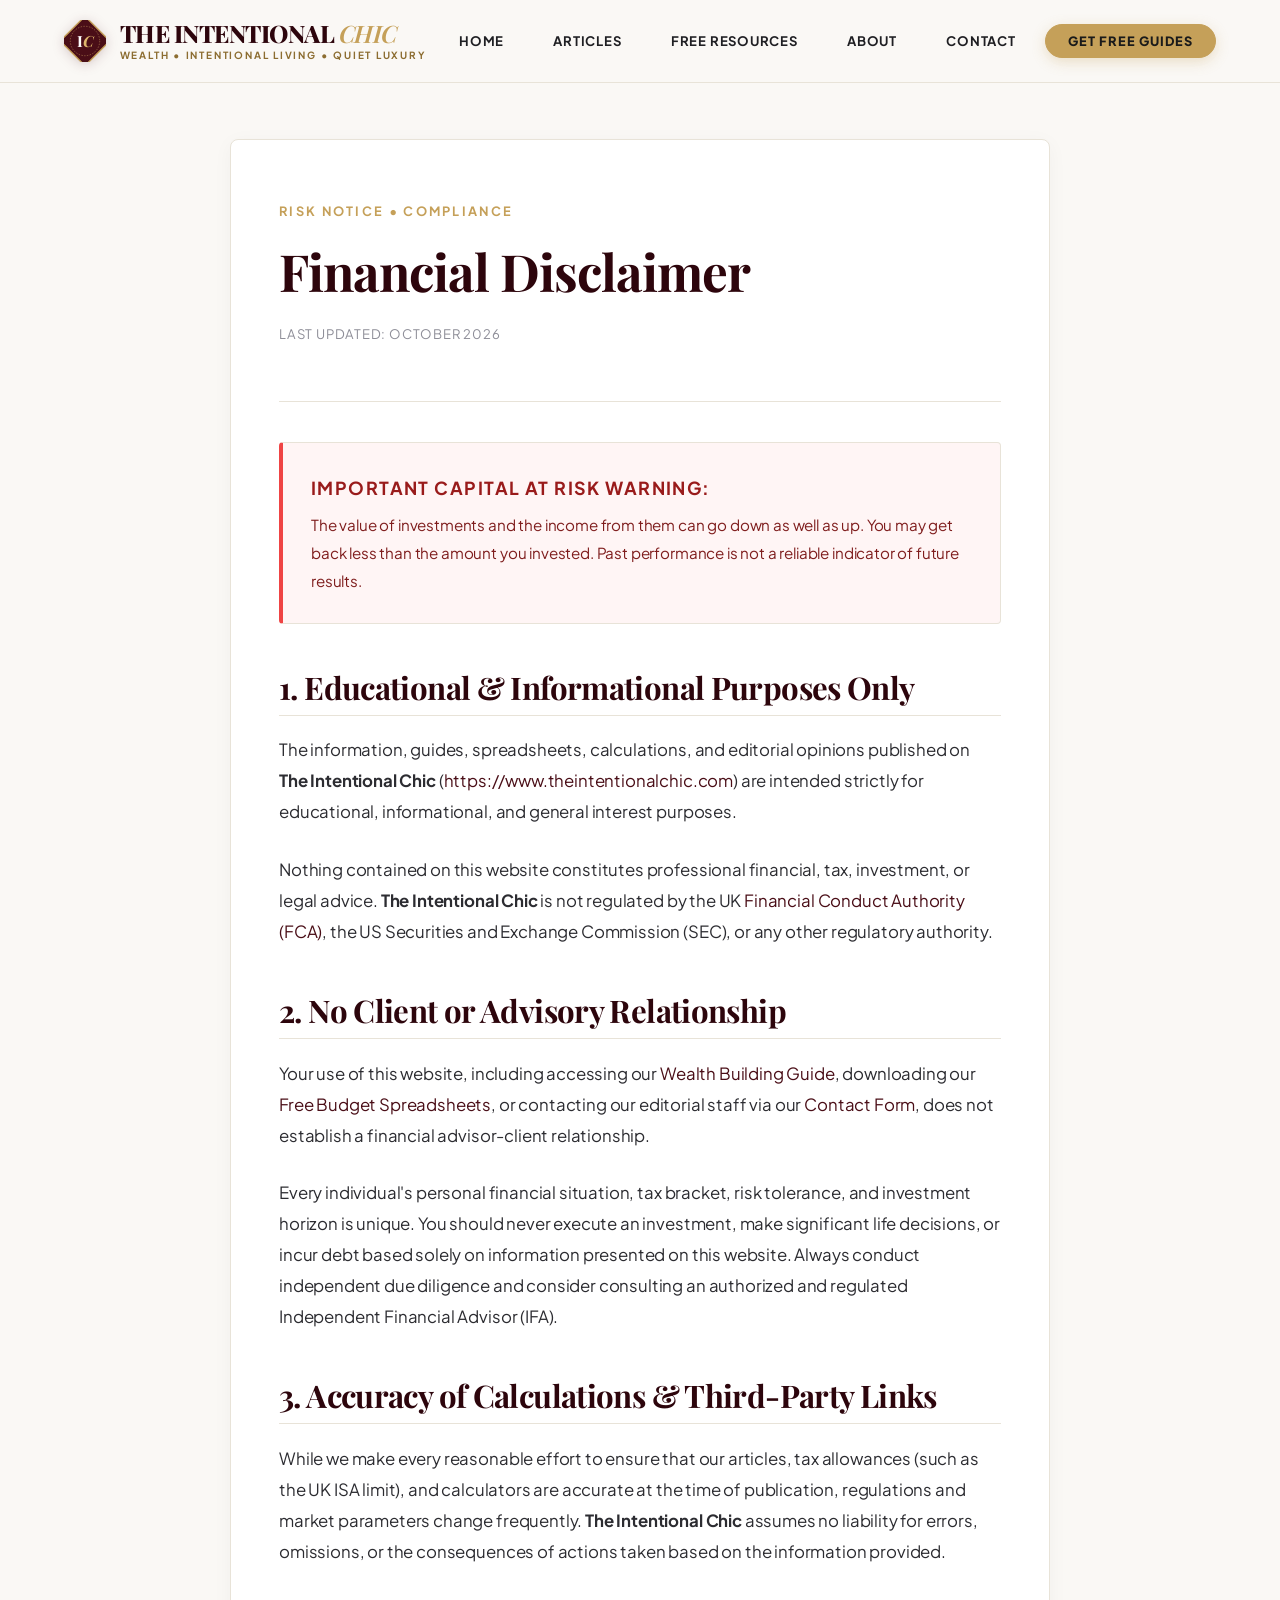
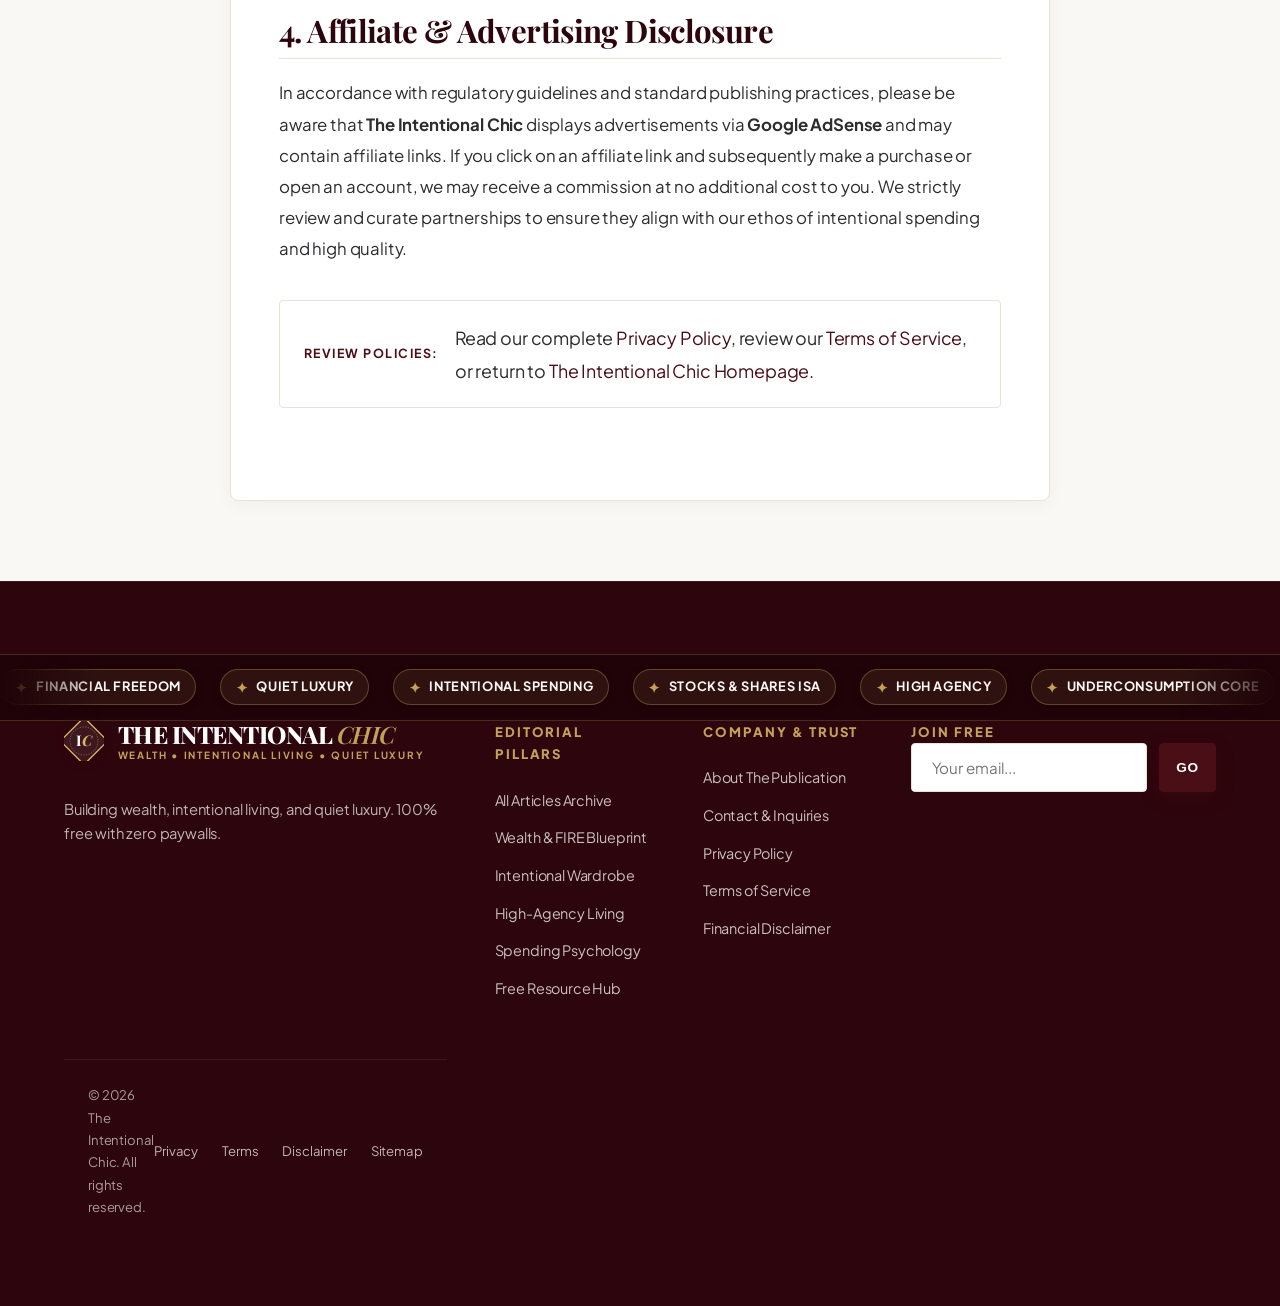
<file: disclaimer.html>
<!DOCTYPE html>
<html lang="en">
<head>
  <meta charset="UTF-8">
  <meta name="viewport" content="width=device-width, initial-scale=1.0">
  <title>Financial &amp; Editorial Disclaimer — The Intentional Chic</title>
  <meta name="description" content="Financial disclaimer for The Intentional Chic. All materials are for educational and informational purposes only and do not constitute FCA-regulated financial advice.">
  <link rel="canonical" href="https://www.theintentionalchic.com/disclaimer.html">

    <link rel="icon" type="image/svg+xml" href="images/favicon.svg">
  <link rel="stylesheet" href="styles.css">
  <link rel="preconnect" href="https://fonts.googleapis.com">
  <link rel="preconnect" href="https://fonts.gstatic.com" crossorigin>
  <link href="https://fonts.googleapis.com/css2?family=Playfair+Display:ital,wght@0,500;0,700;0,800;1,400;1,600&family=Plus+Jakarta+Sans:wght@400;500;600;700&display=swap" rel="stylesheet">
</head>
<body>

  <!-- Site Header -->
  <header class="site-header">
    <div class="container nav-wrapper">
            <a href="index.html" class="brand-logo" aria-label="The Intentional Chic Home">
        <div class="logo-mark">
          <svg width="42" height="42" viewBox="0 0 60 60" fill="none" xmlns="http://www.w3.org/2000/svg">
            <rect x="5" y="5" width="50" height="50" rx="6" transform="rotate(45 30 30)" fill="#4a0e17" stroke="#c5a059" stroke-width="2"/>
            <circle cx="30" cy="30" r="21" stroke="#dfb76c" stroke-width="1" stroke-dasharray="2 2" stroke-opacity="0.6"/>
            <text x="23" y="38" font-family="'Playfair Display', Georgia, serif" font-size="22" font-weight="700" fill="#ffffff" text-anchor="middle">I</text>
            <text x="35" y="38" font-family="'Playfair Display', Georgia, serif" font-size="22" font-weight="700" font-style="italic" fill="#dfb76c" text-anchor="middle">C</text>
          </svg>
        </div>
        <div class="logo-text">
          <span class="logo-brand">THE INTENTIONAL <em>CHIC</em></span>
          <span class="logo-tagline">WEALTH &bull; INTENTIONAL LIVING &bull; QUIET LUXURY</span>
        </div>
      </a>

<nav>
        <ul class="main-nav">
          <li><a href="index.html" class="nav-link">Home</a></li>
          <li><a href="articles.html" class="nav-link">Articles</a></li>
          <li><a href="free-resources.html" class="nav-link">Free Resources</a></li>
          <li><a href="about.html" class="nav-link">About</a></li>
          <li><a href="contact.html" class="nav-link">Contact</a></li>
          <li><a href="free-resources.html" class="nav-cta">Get Free Guides</a></li>
        </ul>
      </nav>

      <button class="mobile-menu-btn" aria-label="Toggle navigation menu" aria-expanded="false">&#9776;</button>
    </div>
  </header>

  <!-- Legal Container -->
  <main class="container">
    <div class="legal-wrapper">
      <header class="article-header" style="text-align: left; padding: 0 0 1.5rem 0;">
        <span class="article-category-badge">Risk Notice &bull; Compliance</span>
        <h1 class="article-hero-title" style="margin-left: 0;">Financial Disclaimer</h1>
        <div class="legal-meta">Last Updated: October 2026</div>
      </header>

      <div class="article-content">
        <div class="editorial-callout" style="border-left-color: #ef4444; background: #fff5f5;">
          <strong style="color: #991b1b; text-transform: uppercase; letter-spacing: 0.08em; display: block; margin-bottom: 0.4rem;">Important Capital at Risk Warning:</strong>
          <p style="color: #7f1d1d; margin-bottom: 0; font-size: 0.95rem;">
            The value of investments and the income from them can go down as well as up. You may get back less than the amount you invested. Past performance is not a reliable indicator of future results.
          </p>
        </div>

        <h2>1. Educational &amp; Informational Purposes Only</h2>
        <p>
          The information, guides, spreadsheets, calculations, and editorial opinions published on <strong>The Intentional Chic</strong> (<a href="https://www.theintentionalchic.com">https://www.theintentionalchic.com</a>) are intended strictly for educational, informational, and general interest purposes. 
        </p>
        <p>
          Nothing contained on this website constitutes professional financial, tax, investment, or legal advice. <strong>The Intentional Chic</strong> is not regulated by the UK <a href="https://www.fca.org.uk/" target="_blank" rel="noopener noreferrer">Financial Conduct Authority (FCA)</a>, the US Securities and Exchange Commission (SEC), or any other regulatory authority.
        </p>

        <h2>2. No Client or Advisory Relationship</h2>
        <p>
          Your use of this website, including accessing our <a href="building-wealth-in-your-20s.html">Wealth Building Guide</a>, downloading our <a href="free-resources.html">Free Budget Spreadsheets</a>, or contacting our editorial staff via our <a href="contact.html">Contact Form</a>, does not establish a financial advisor-client relationship.
        </p>
        <p>
          Every individual's personal financial situation, tax bracket, risk tolerance, and investment horizon is unique. You should never execute an investment, make significant life decisions, or incur debt based solely on information presented on this website. Always conduct independent due diligence and consider consulting an authorized and regulated Independent Financial Advisor (IFA).
        </p>

        <h2>3. Accuracy of Calculations &amp; Third-Party Links</h2>
        <p>
          While we make every reasonable effort to ensure that our articles, tax allowances (such as the UK ISA limit), and calculators are accurate at the time of publication, regulations and market parameters change frequently. <strong>The Intentional Chic</strong> assumes no liability for errors, omissions, or the consequences of actions taken based on the information provided.
        </p>

        <h2>4. Affiliate &amp; Advertising Disclosure</h2>
        <p>
          In accordance with regulatory guidelines and standard publishing practices, please be aware that <strong>The Intentional Chic</strong> displays advertisements via <strong>Google AdSense</strong> and may contain affiliate links. If you click on an affiliate link and subsequently make a purchase or open an account, we may receive a commission at no additional cost to you. We strictly review and curate partnerships to ensure they align with our ethos of intentional spending and high quality.
        </p>

        <!-- Internal Links Box -->
        <div class="internal-read-next">
          <strong>Review Policies:</strong>
          <span>
            Read our complete <a href="privacy-policy.html">Privacy Policy</a>, review our <a href="terms-of-service.html">Terms of Service</a>, or return to <a href="index.html">The Intentional Chic Homepage</a>.
          </span>
        </div>

      </div>
    </div>
  </main>

  <!-- Site Footer -->
  <footer class="site-footer">
  <!-- Animated Trending NLP Keywords Ticker -->
  <div class="footer-ticker-section" aria-label="Core Editorial Topics and Keywords">
    <div class="footer-ticker-wrapper">
      <div class="footer-ticker-track">
        <span class="ticker-chip"><span class="ticker-sparkle">&#10022;</span> Financial Freedom</span>
        <span class="ticker-chip"><span class="ticker-sparkle">&#10022;</span> Quiet Luxury</span>
        <span class="ticker-chip"><span class="ticker-sparkle">&#10022;</span> Intentional Spending</span>
        <span class="ticker-chip"><span class="ticker-sparkle">&#10022;</span> Stocks &amp; Shares ISA</span>
        <span class="ticker-chip"><span class="ticker-sparkle">&#10022;</span> High Agency</span>
        <span class="ticker-chip"><span class="ticker-sparkle">&#10022;</span> Underconsumption Core</span>
        <span class="ticker-chip"><span class="ticker-sparkle">&#10022;</span> Cost Per Wear</span>
        <span class="ticker-chip"><span class="ticker-sparkle">&#10022;</span> Compound Interest</span>
        <span class="ticker-chip"><span class="ticker-sparkle">&#10022;</span> Forever Wardrobe</span>
        <span class="ticker-chip"><span class="ticker-sparkle">&#10022;</span> Net Worth Building</span>
        <span class="ticker-chip"><span class="ticker-sparkle">&#10022;</span> Diderot Effect</span>
        <span class="ticker-chip"><span class="ticker-sparkle">&#10022;</span> Work-Optionality</span>
        <span class="ticker-chip"><span class="ticker-sparkle">&#10022;</span> Natural Fibres</span>
        <span class="ticker-chip"><span class="ticker-sparkle">&#10022;</span> Loud Budgeting</span>
        <!-- Repeated for seamless 100% loop -->
        <span class="ticker-chip"><span class="ticker-sparkle">&#10022;</span> Financial Freedom</span>
        <span class="ticker-chip"><span class="ticker-sparkle">&#10022;</span> Quiet Luxury</span>
        <span class="ticker-chip"><span class="ticker-sparkle">&#10022;</span> Intentional Spending</span>
        <span class="ticker-chip"><span class="ticker-sparkle">&#10022;</span> Stocks &amp; Shares ISA</span>
        <span class="ticker-chip"><span class="ticker-sparkle">&#10022;</span> High Agency</span>
        <span class="ticker-chip"><span class="ticker-sparkle">&#10022;</span> Underconsumption Core</span>
        <span class="ticker-chip"><span class="ticker-sparkle">&#10022;</span> Cost Per Wear</span>
        <span class="ticker-chip"><span class="ticker-sparkle">&#10022;</span> Compound Interest</span>
        <span class="ticker-chip"><span class="ticker-sparkle">&#10022;</span> Forever Wardrobe</span>
        <span class="ticker-chip"><span class="ticker-sparkle">&#10022;</span> Net Worth Building</span>
        <span class="ticker-chip"><span class="ticker-sparkle">&#10022;</span> Diderot Effect</span>
        <span class="ticker-chip"><span class="ticker-sparkle">&#10022;</span> Work-Optionality</span>
        <span class="ticker-chip"><span class="ticker-sparkle">&#10022;</span> Natural Fibres</span>
        <span class="ticker-chip"><span class="ticker-sparkle">&#10022;</span> Loud Budgeting</span>
      </div>
    </div>
  </div>

    <div class="container footer-grid">
            <div class="footer-brand">
        <a href="index.html" class="brand-logo footer-brand-logo" aria-label="The Intentional Chic Home">
          <div class="logo-mark">
            <svg width="40" height="40" viewBox="0 0 60 60" fill="none" xmlns="http://www.w3.org/2000/svg">
              <rect x="5" y="5" width="50" height="50" rx="6" transform="rotate(45 30 30)" fill="rgba(255,255,255,0.08)" stroke="#dfb76c" stroke-width="2"/>
              <circle cx="30" cy="30" r="21" stroke="#f3d89d" stroke-width="1" stroke-dasharray="2 2" stroke-opacity="0.5"/>
              <text x="23" y="38" font-family="'Playfair Display', Georgia, serif" font-size="22" font-weight="700" fill="#ffffff" text-anchor="middle">I</text>
              <text x="35" y="38" font-family="'Playfair Display', Georgia, serif" font-size="22" font-weight="700" font-style="italic" fill="#dfb76c" text-anchor="middle">C</text>
            </svg>
          </div>
          <div class="logo-text">
            <span class="logo-brand">THE INTENTIONAL <em>CHIC</em></span>
            <span class="logo-tagline">WEALTH &bull; INTENTIONAL LIVING &bull; QUIET LUXURY</span>
          </div>
        </a>
        <p class="footer-desc">
          Building wealth, intentional living, and quiet luxury. 100% free with zero paywalls.
        </p>
      </div>

      <div>
        <div class="footer-heading">Editorial Pillars</div>
        <ul class="footer-links">
          <li><a href="articles.html">All Articles Archive</a></li>
          <li><a href="building-wealth-in-your-20s.html">Wealth &amp; FIRE Blueprint</a></li>
          <li><a href="quiet-luxury-capsule-wardrobe.html">Intentional Wardrobe</a></li>
          <li><a href="high-agency-financial-freedom.html">High-Agency Living</a></li>
          <li><a href="diderot-effect-mindful-spending.html">Spending Psychology</a></li>
          <li><a href="free-resources.html">Free Resource Hub</a></li>
        </ul>
      </div>

      <div>
        <div class="footer-heading">Company &amp; Trust</div>
        <ul class="footer-links">
          <li><a href="about.html">About The Publication</a></li>
          <li><a href="contact.html">Contact &amp; Inquiries</a></li>
          <li><a href="privacy-policy.html">Privacy Policy</a></li>
          <li><a href="terms-of-service.html">Terms of Service</a></li>
          <li><a href="disclaimer.html">Financial Disclaimer</a></li>
        </ul>
      </div>

      <div>
        <div class="footer-heading">Join Free</h4>
        <form class="newsletter-form" style="margin: 0;">
          <input type="email" class="newsletter-input" placeholder="Your email..." required aria-label="Email">
          <button type="submit" class="btn-primary" style="padding: 0.65rem 1rem;">Go</button>
        </form>
      </div>
    </div>

    <div class="container footer-bottom">
      <div>&copy; 2026 The Intentional Chic. All rights reserved.</div>
      <div style="display: flex; gap: 1.5rem;">
        <a href="privacy-policy.html" style="color: rgba(255,255,255,0.7);">Privacy</a>
        <a href="terms-of-service.html" style="color: rgba(255,255,255,0.7);">Terms</a>
        <a href="disclaimer.html" style="color: rgba(255,255,255,0.7);">Disclaimer</a>
        <a href="sitemap.xml" style="color: rgba(255,255,255,0.7);">Sitemap</a>
      </div>
    </div>
  </footer>

  <script src="main.js"></script>
</body>
</html>
</file>
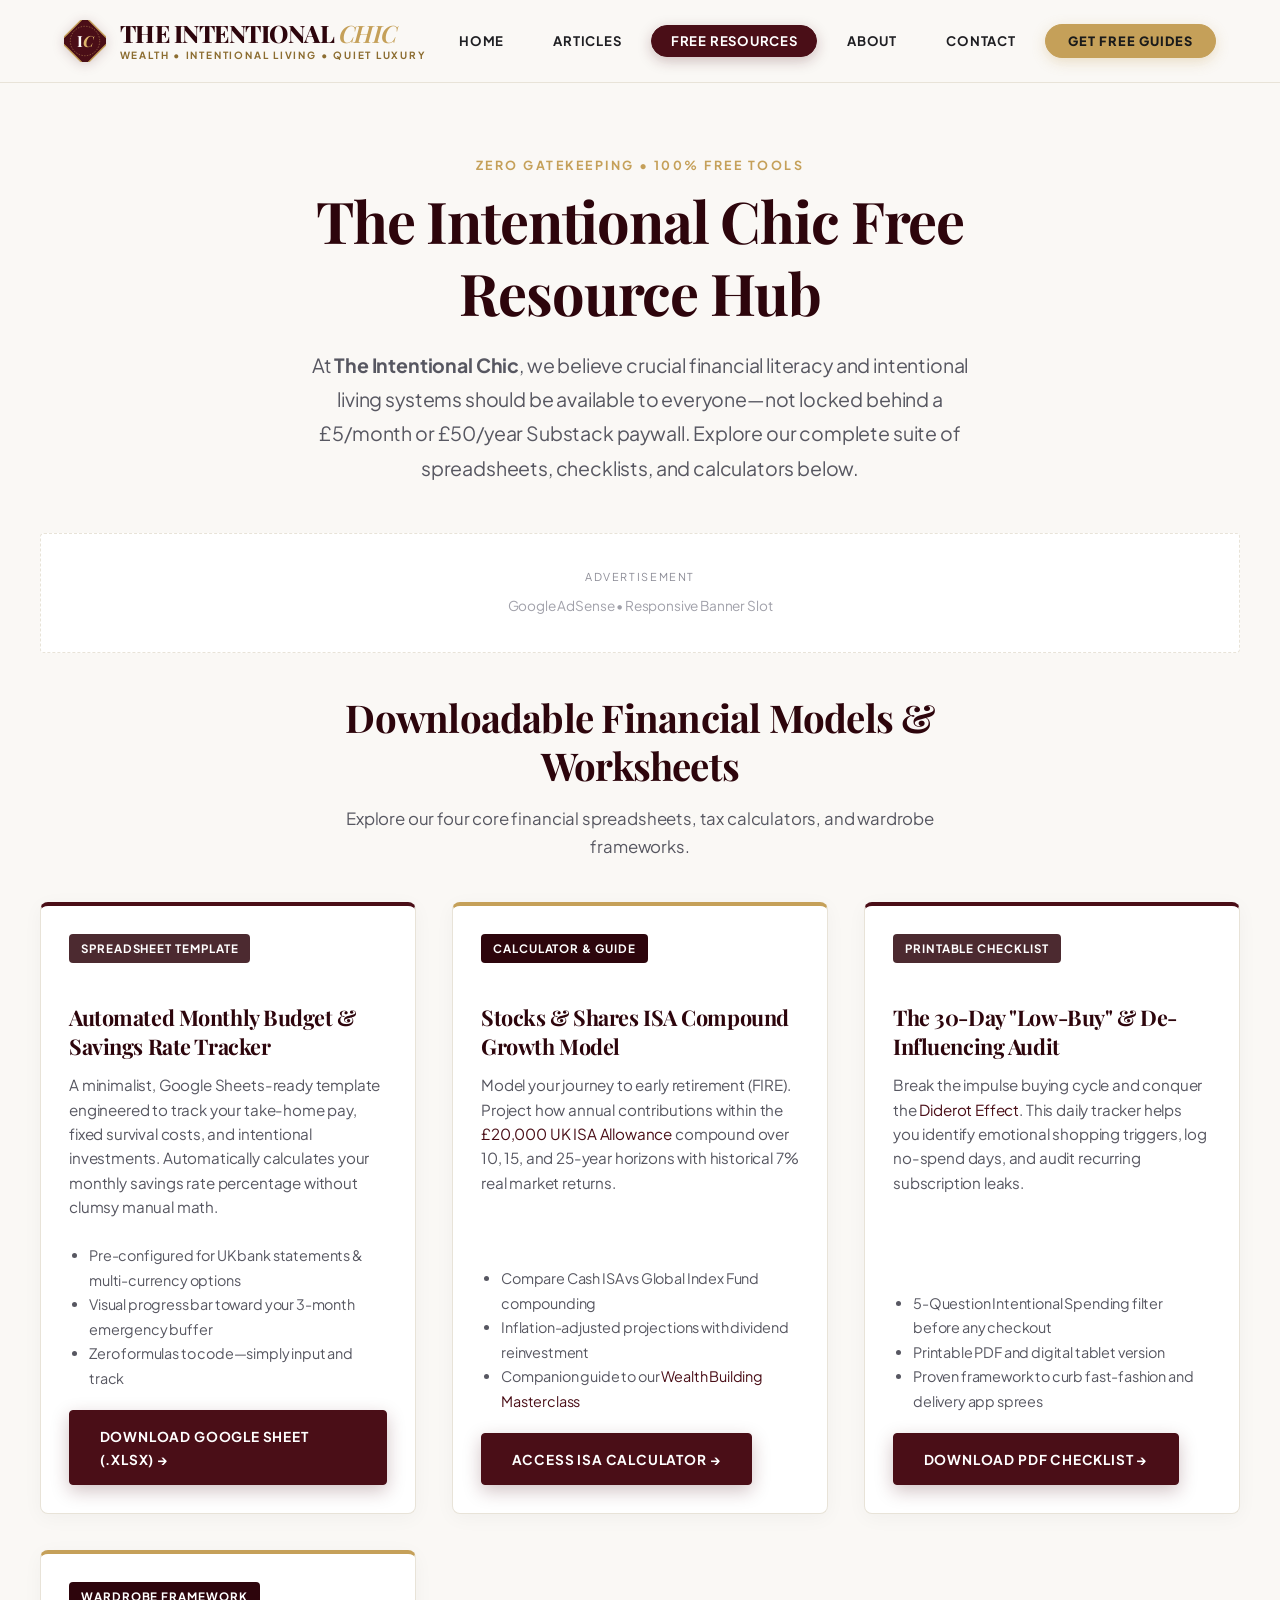
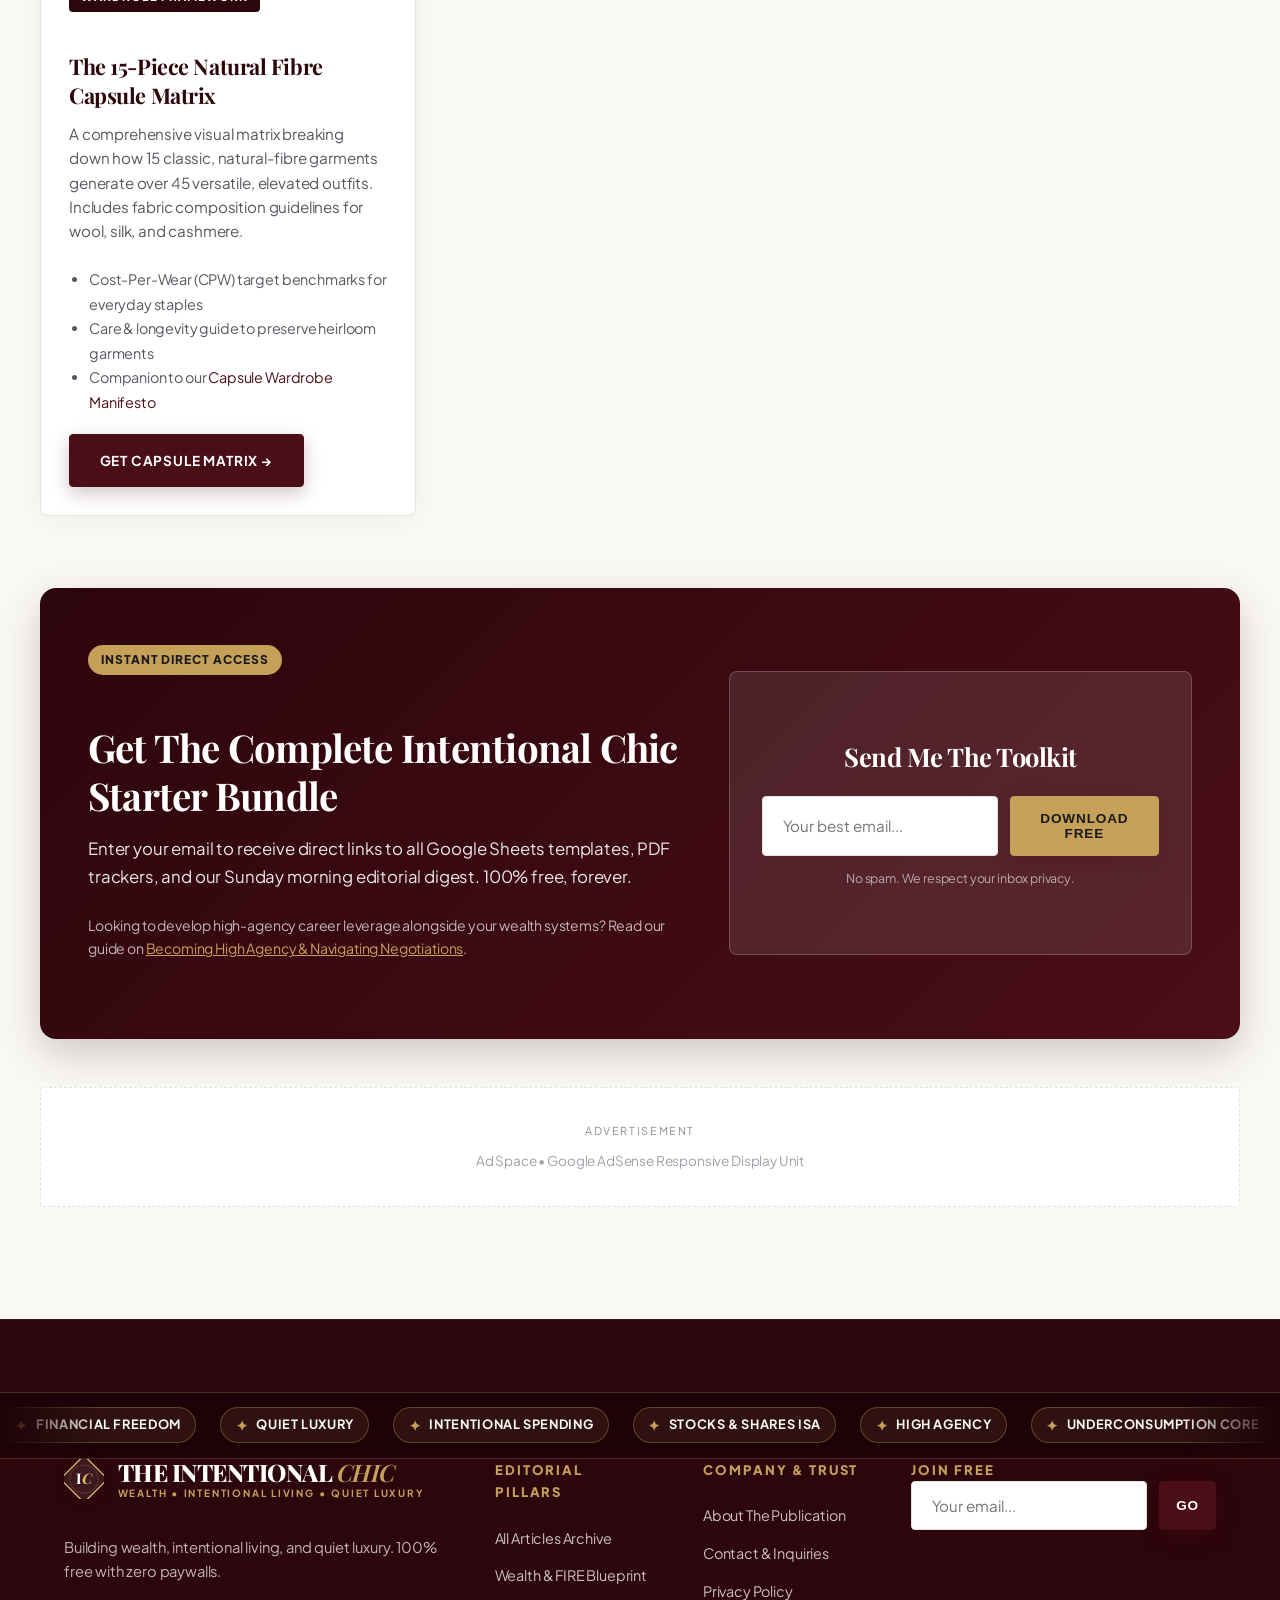
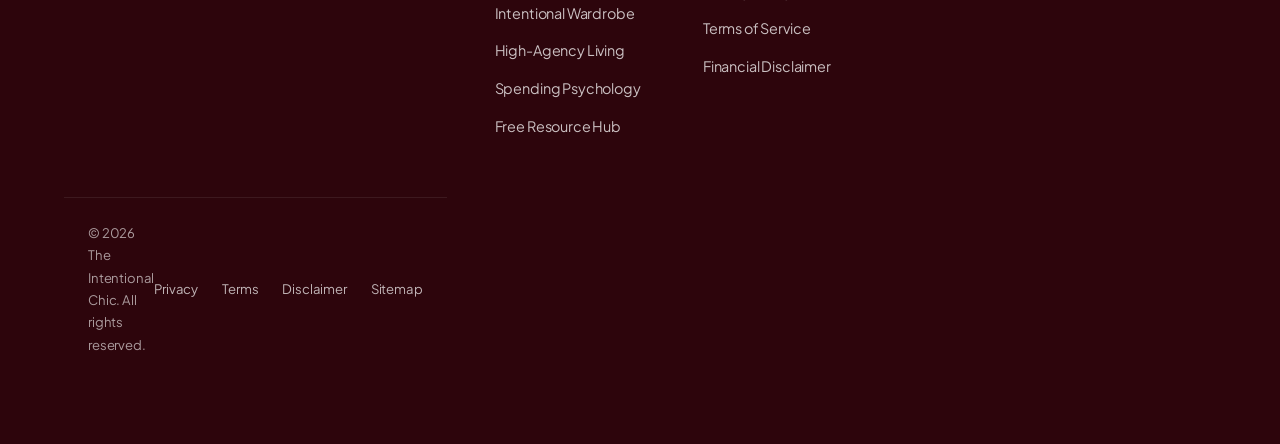
<file: free-resources.html>
<!DOCTYPE html>
<html lang="en">
<head>
  <meta charset="UTF-8">
  <meta name="viewport" content="width=device-width, initial-scale=1.0">
  <title>Free Financial &amp; Style Resources — The Intentional Chic</title>
  <meta name="description" content="Access 100% free personal finance spreadsheets, Stocks & Shares ISA calculators, budget trackers, and capsule wardrobe checklists from The Intentional Chic. No paywalls, ever.">
  <meta name="keywords" content="free budget spreadsheet, free net worth tracker, free FIRE calculator UK, capsule wardrobe checklist, underconsumption tracker, The Intentional Chic">
  <link rel="canonical" href="https://www.theintentionalchic.com/free-resources.html">

    <link rel="icon" type="image/svg+xml" href="images/favicon.svg">
  <link rel="stylesheet" href="styles.css">
  <link rel="preconnect" href="https://fonts.googleapis.com">
  <link rel="preconnect" href="https://fonts.gstatic.com" crossorigin>
  <link href="https://fonts.googleapis.com/css2?family=Playfair+Display:ital,wght@0,500;0,700;0,800;1,400;1,600&family=Plus+Jakarta+Sans:wght@400;500;600;700&display=swap" rel="stylesheet">
</head>
<body>

  

  <!-- Site Header -->
  <header class="site-header">
    <div class="container nav-wrapper">
            <a href="index.html" class="brand-logo" aria-label="The Intentional Chic Home">
        <div class="logo-mark">
          <svg width="42" height="42" viewBox="0 0 60 60" fill="none" xmlns="http://www.w3.org/2000/svg">
            <rect x="5" y="5" width="50" height="50" rx="6" transform="rotate(45 30 30)" fill="#4a0e17" stroke="#c5a059" stroke-width="2"/>
            <circle cx="30" cy="30" r="21" stroke="#dfb76c" stroke-width="1" stroke-dasharray="2 2" stroke-opacity="0.6"/>
            <text x="23" y="38" font-family="'Playfair Display', Georgia, serif" font-size="22" font-weight="700" fill="#ffffff" text-anchor="middle">I</text>
            <text x="35" y="38" font-family="'Playfair Display', Georgia, serif" font-size="22" font-weight="700" font-style="italic" fill="#dfb76c" text-anchor="middle">C</text>
          </svg>
        </div>
        <div class="logo-text">
          <span class="logo-brand">THE INTENTIONAL <em>CHIC</em></span>
          <span class="logo-tagline">WEALTH &bull; INTENTIONAL LIVING &bull; QUIET LUXURY</span>
        </div>
      </a>

<nav>
        <ul class="main-nav">
          <li><a href="index.html" class="nav-link">Home</a></li>
          <li><a href="articles.html" class="nav-link">Articles</a></li>
          <li><a href="free-resources.html" class="nav-link active">Free Resources</a></li>
          <li><a href="about.html" class="nav-link">About</a></li>
          <li><a href="contact.html" class="nav-link">Contact</a></li>
          <li><a href="free-resources.html" class="nav-cta">Get Free Guides</a></li>
        </ul>
      </nav>

      <button class="mobile-menu-btn" aria-label="Toggle navigation menu" aria-expanded="false">&#9776;</button>
    </div>
  </header>

  <!-- Page Header -->
  <main class="container section-pad">
    <div class="section-head">
      <span class="section-eyebrow">Zero Gatekeeping &bull; 100% Free Tools</span>
      <h1 class="section-title">The Intentional Chic Free Resource Hub</h1>
      <p class="lead-text">
        At <strong>The Intentional Chic</strong>, we believe crucial financial literacy and intentional living systems should be available to everyone—not locked behind a £5/month or £50/year Substack paywall. Explore our complete suite of spreadsheets, checklists, and calculators below.
      </p>
    </div>

    <!-- AdSense Top Slot -->
    <div class="adsense-slot" aria-label="Advertisement Banner">
      <span class="adsense-label">Advertisement</span>
      <div style="font-size: 0.85rem; color: #a1a1aa;">Google AdSense &bull; Responsive Banner Slot</div>
    </div>

    <!-- Resource Cards Section Header -->
    <div class="section-head" style="margin-bottom: 2.5rem;">
      <h2>Downloadable Financial Models &amp; Worksheets</h2>
      <p style="color: var(--color-text-muted);">Explore our four core financial spreadsheets, tax calculators, and wardrobe frameworks.</p>
    </div>

    <!-- Resource Cards Grid -->
    <div class="articles-grid">

      <!-- Resource 1 -->
      <div class="article-card" style="border-top: 4px solid var(--color-primary);">
        <div class="card-body">
          <span class="card-category" style="position: static; margin-bottom: 1rem; align-self: flex-start;">Spreadsheet Template</span>
          <h3 class="card-title">Automated Monthly Budget &amp; Savings Rate Tracker</h3>
          <p class="card-excerpt">
            A minimalist, Google Sheets-ready template engineered to track your take-home pay, fixed survival costs, and intentional investments. Automatically calculates your monthly savings rate percentage without clumsy manual math.
          </p>
          <ul style="font-size: 0.9rem; margin: 0 0 1.25rem 1.25rem; color: var(--color-text-muted);">
            <li>Pre-configured for UK bank statements &amp; multi-currency options</li>
            <li>Visual progress bar toward your 3-month emergency buffer</li>
            <li>Zero formulas to code—simply input and track</li>
          </ul>
          <a href="#download-anchor" class="btn-primary" style="align-self: flex-start;">Download Google Sheet (.xlsx) &rarr;</a>
        </div>
      </div>

      <!-- Resource 2 -->
      <div class="article-card" style="border-top: 4px solid var(--color-accent-gold);">
        <div class="card-body">
          <span class="card-category" style="position: static; margin-bottom: 1rem; align-self: flex-start; background: var(--color-primary-dark);">Calculator &amp; Guide</span>
          <h3 class="card-title">Stocks &amp; Shares ISA Compound Growth Model</h3>
          <p class="card-excerpt">
            Model your journey to early retirement (FIRE). Project how annual contributions within the <a href="https://www.gov.uk/individual-savings-accounts" target="_blank" rel="noopener noreferrer">£20,000 UK ISA Allowance</a> compound over 10, 15, and 25-year horizons with historical 7% real market returns.
          </p>
          <ul style="font-size: 0.9rem; margin: 0 0 1.25rem 1.25rem; color: var(--color-text-muted);">
            <li>Compare Cash ISA vs Global Index Fund compounding</li>
            <li>Inflation-adjusted projections with dividend reinvestment</li>
            <li>Companion guide to our <a href="building-wealth-in-your-20s.html">Wealth Building Masterclass</a></li>
          </ul>
          <a href="#download-anchor" class="btn-primary" style="align-self: flex-start;">Access ISA Calculator &rarr;</a>
        </div>
      </div>

      <!-- Resource 3 -->
      <div class="article-card" style="border-top: 4px solid var(--color-primary);">
        <div class="card-body">
          <span class="card-category" style="position: static; margin-bottom: 1rem; align-self: flex-start;">Printable Checklist</span>
          <h3 class="card-title">The 30-Day "Low-Buy" &amp; De-Influencing Audit</h3>
          <p class="card-excerpt">
            Break the impulse buying cycle and conquer the <a href="diderot-effect-mindful-spending.html">Diderot Effect</a>. This daily tracker helps you identify emotional shopping triggers, log no-spend days, and audit recurring subscription leaks.
          </p>
          <ul style="font-size: 0.9rem; margin: 0 0 1.25rem 1.25rem; color: var(--color-text-muted);">
            <li>5-Question Intentional Spending filter before any checkout</li>
            <li>Printable PDF and digital tablet version</li>
            <li>Proven framework to curb fast-fashion and delivery app sprees</li>
          </ul>
          <a href="#download-anchor" class="btn-primary" style="align-self: flex-start;">Download PDF Checklist &rarr;</a>
        </div>
      </div>

      <!-- Resource 4 -->
      <div class="article-card" style="border-top: 4px solid var(--color-accent-gold);">
        <div class="card-body">
          <span class="card-category" style="position: static; margin-bottom: 1rem; align-self: flex-start; background: var(--color-primary-dark);">Wardrobe Framework</span>
          <h3 class="card-title">The 15-Piece Natural Fibre Capsule Matrix</h3>
          <p class="card-excerpt">
            A comprehensive visual matrix breaking down how 15 classic, natural-fibre garments generate over 45 versatile, elevated outfits. Includes fabric composition guidelines for wool, silk, and cashmere.
          </p>
          <ul style="font-size: 0.9rem; margin: 0 0 1.25rem 1.25rem; color: var(--color-text-muted);">
            <li>Cost-Per-Wear (CPW) target benchmarks for everyday staples</li>
            <li>Care &amp; longevity guide to preserve heirloom garments</li>
            <li>Companion to our <a href="quiet-luxury-capsule-wardrobe.html">Capsule Wardrobe Manifesto</a></li>
          </ul>
          <a href="#download-anchor" class="btn-primary" style="align-self: flex-start;">Get Capsule Matrix &rarr;</a>
        </div>
      </div>

    </div>

    <!-- Free Instant Access Dispatch Form -->
    <div id="download-anchor" class="resources-feature-box" style="margin-top: 4.5rem;">
      <div>
        <span class="free-pill">Instant Direct Access</span>
        <h2>Get The Complete Intentional Chic Starter Bundle</h2>
        <p style="color: rgba(255, 255, 255, 0.9); font-size: 1.05rem;">
          Enter your email to receive direct links to all Google Sheets templates, PDF trackers, and our Sunday morning editorial digest. 100% free, forever.
        </p>
        <p style="font-size: 0.88rem; color: rgba(255, 255, 255, 0.7); margin-top: 1rem;">
          Looking to develop high-agency career leverage alongside your wealth systems? Read our guide on <a href="high-agency-financial-freedom.html" style="color: var(--color-accent-gold); text-decoration: underline;">Becoming High Agency &amp; Navigating Negotiations</a>.
        </p>
      </div>

      <div>
        <div class="newsletter-card" style="background: rgba(255, 255, 255, 0.1); border-color: rgba(255, 255, 255, 0.2); color: #fff;">
          <h3 style="color: #fff;">Send Me The Toolkit</h3>
          <form class="newsletter-form">
            <input type="email" class="newsletter-input" placeholder="Your best email..." required aria-label="Email">
            <button type="submit" class="btn-primary" style="background: var(--color-accent-gold); color: #1a1a1a; border-color: var(--color-accent-gold);">Download Free</button>
          </form>
          <p class="newsletter-note" style="color: rgba(255, 255, 255, 0.6);">No spam. We respect your inbox privacy.</p>
        </div>
      </div>
    </div>

    <!-- AdSense Bottom Placement -->
    <div class="adsense-slot" aria-label="Advertisement Banner">
      <span class="adsense-label">Advertisement</span>
      <div style="font-size: 0.85rem; color: #a1a1aa;">Ad Space &bull; Google AdSense Responsive Display Unit</div>
    </div>
  </main>

  <!-- Site Footer -->
  <footer class="site-footer">
  <!-- Animated Trending NLP Keywords Ticker -->
  <div class="footer-ticker-section" aria-label="Core Editorial Topics and Keywords">
    <div class="footer-ticker-wrapper">
      <div class="footer-ticker-track">
        <span class="ticker-chip"><span class="ticker-sparkle">&#10022;</span> Financial Freedom</span>
        <span class="ticker-chip"><span class="ticker-sparkle">&#10022;</span> Quiet Luxury</span>
        <span class="ticker-chip"><span class="ticker-sparkle">&#10022;</span> Intentional Spending</span>
        <span class="ticker-chip"><span class="ticker-sparkle">&#10022;</span> Stocks &amp; Shares ISA</span>
        <span class="ticker-chip"><span class="ticker-sparkle">&#10022;</span> High Agency</span>
        <span class="ticker-chip"><span class="ticker-sparkle">&#10022;</span> Underconsumption Core</span>
        <span class="ticker-chip"><span class="ticker-sparkle">&#10022;</span> Cost Per Wear</span>
        <span class="ticker-chip"><span class="ticker-sparkle">&#10022;</span> Compound Interest</span>
        <span class="ticker-chip"><span class="ticker-sparkle">&#10022;</span> Forever Wardrobe</span>
        <span class="ticker-chip"><span class="ticker-sparkle">&#10022;</span> Net Worth Building</span>
        <span class="ticker-chip"><span class="ticker-sparkle">&#10022;</span> Diderot Effect</span>
        <span class="ticker-chip"><span class="ticker-sparkle">&#10022;</span> Work-Optionality</span>
        <span class="ticker-chip"><span class="ticker-sparkle">&#10022;</span> Natural Fibres</span>
        <span class="ticker-chip"><span class="ticker-sparkle">&#10022;</span> Loud Budgeting</span>
        <!-- Repeated for seamless 100% loop -->
        <span class="ticker-chip"><span class="ticker-sparkle">&#10022;</span> Financial Freedom</span>
        <span class="ticker-chip"><span class="ticker-sparkle">&#10022;</span> Quiet Luxury</span>
        <span class="ticker-chip"><span class="ticker-sparkle">&#10022;</span> Intentional Spending</span>
        <span class="ticker-chip"><span class="ticker-sparkle">&#10022;</span> Stocks &amp; Shares ISA</span>
        <span class="ticker-chip"><span class="ticker-sparkle">&#10022;</span> High Agency</span>
        <span class="ticker-chip"><span class="ticker-sparkle">&#10022;</span> Underconsumption Core</span>
        <span class="ticker-chip"><span class="ticker-sparkle">&#10022;</span> Cost Per Wear</span>
        <span class="ticker-chip"><span class="ticker-sparkle">&#10022;</span> Compound Interest</span>
        <span class="ticker-chip"><span class="ticker-sparkle">&#10022;</span> Forever Wardrobe</span>
        <span class="ticker-chip"><span class="ticker-sparkle">&#10022;</span> Net Worth Building</span>
        <span class="ticker-chip"><span class="ticker-sparkle">&#10022;</span> Diderot Effect</span>
        <span class="ticker-chip"><span class="ticker-sparkle">&#10022;</span> Work-Optionality</span>
        <span class="ticker-chip"><span class="ticker-sparkle">&#10022;</span> Natural Fibres</span>
        <span class="ticker-chip"><span class="ticker-sparkle">&#10022;</span> Loud Budgeting</span>
      </div>
    </div>
  </div>

    <div class="container footer-grid">
            <div class="footer-brand">
        <a href="index.html" class="brand-logo footer-brand-logo" aria-label="The Intentional Chic Home">
          <div class="logo-mark">
            <svg width="40" height="40" viewBox="0 0 60 60" fill="none" xmlns="http://www.w3.org/2000/svg">
              <rect x="5" y="5" width="50" height="50" rx="6" transform="rotate(45 30 30)" fill="rgba(255,255,255,0.08)" stroke="#dfb76c" stroke-width="2"/>
              <circle cx="30" cy="30" r="21" stroke="#f3d89d" stroke-width="1" stroke-dasharray="2 2" stroke-opacity="0.5"/>
              <text x="23" y="38" font-family="'Playfair Display', Georgia, serif" font-size="22" font-weight="700" fill="#ffffff" text-anchor="middle">I</text>
              <text x="35" y="38" font-family="'Playfair Display', Georgia, serif" font-size="22" font-weight="700" font-style="italic" fill="#dfb76c" text-anchor="middle">C</text>
            </svg>
          </div>
          <div class="logo-text">
            <span class="logo-brand">THE INTENTIONAL <em>CHIC</em></span>
            <span class="logo-tagline">WEALTH &bull; INTENTIONAL LIVING &bull; QUIET LUXURY</span>
          </div>
        </a>
        <p class="footer-desc">
          Building wealth, intentional living, and quiet luxury. 100% free with zero paywalls.
        </p>
      </div>

      <div>
        <div class="footer-heading">Editorial Pillars</div>
        <ul class="footer-links">
          <li><a href="articles.html">All Articles Archive</a></li>
          <li><a href="building-wealth-in-your-20s.html">Wealth &amp; FIRE Blueprint</a></li>
          <li><a href="quiet-luxury-capsule-wardrobe.html">Intentional Wardrobe</a></li>
          <li><a href="high-agency-financial-freedom.html">High-Agency Living</a></li>
          <li><a href="diderot-effect-mindful-spending.html">Spending Psychology</a></li>
          <li><a href="free-resources.html">Free Resource Hub</a></li>
        </ul>
      </div>

      <div>
        <div class="footer-heading">Company &amp; Trust</div>
        <ul class="footer-links">
          <li><a href="about.html">About The Publication</a></li>
          <li><a href="contact.html">Contact &amp; Inquiries</a></li>
          <li><a href="privacy-policy.html">Privacy Policy</a></li>
          <li><a href="terms-of-service.html">Terms of Service</a></li>
          <li><a href="disclaimer.html">Financial Disclaimer</a></li>
        </ul>
      </div>

      <div>
        <div class="footer-heading">Join Free</h4>
        <form class="newsletter-form" style="margin: 0;">
          <input type="email" class="newsletter-input" placeholder="Your email..." required aria-label="Email">
          <button type="submit" class="btn-primary" style="padding: 0.65rem 1rem;">Go</button>
        </form>
      </div>
    </div>

    <div class="container footer-bottom">
      <div>&copy; 2026 The Intentional Chic. All rights reserved.</div>
      <div style="display: flex; gap: 1.5rem;">
        <a href="privacy-policy.html" style="color: rgba(255,255,255,0.7);">Privacy</a>
        <a href="terms-of-service.html" style="color: rgba(255,255,255,0.7);">Terms</a>
        <a href="disclaimer.html" style="color: rgba(255,255,255,0.7);">Disclaimer</a>
        <a href="sitemap.xml" style="color: rgba(255,255,255,0.7);">Sitemap</a>
      </div>
    </div>
  </footer>

  <script src="main.js"></script>
</body>
</html>
</file>
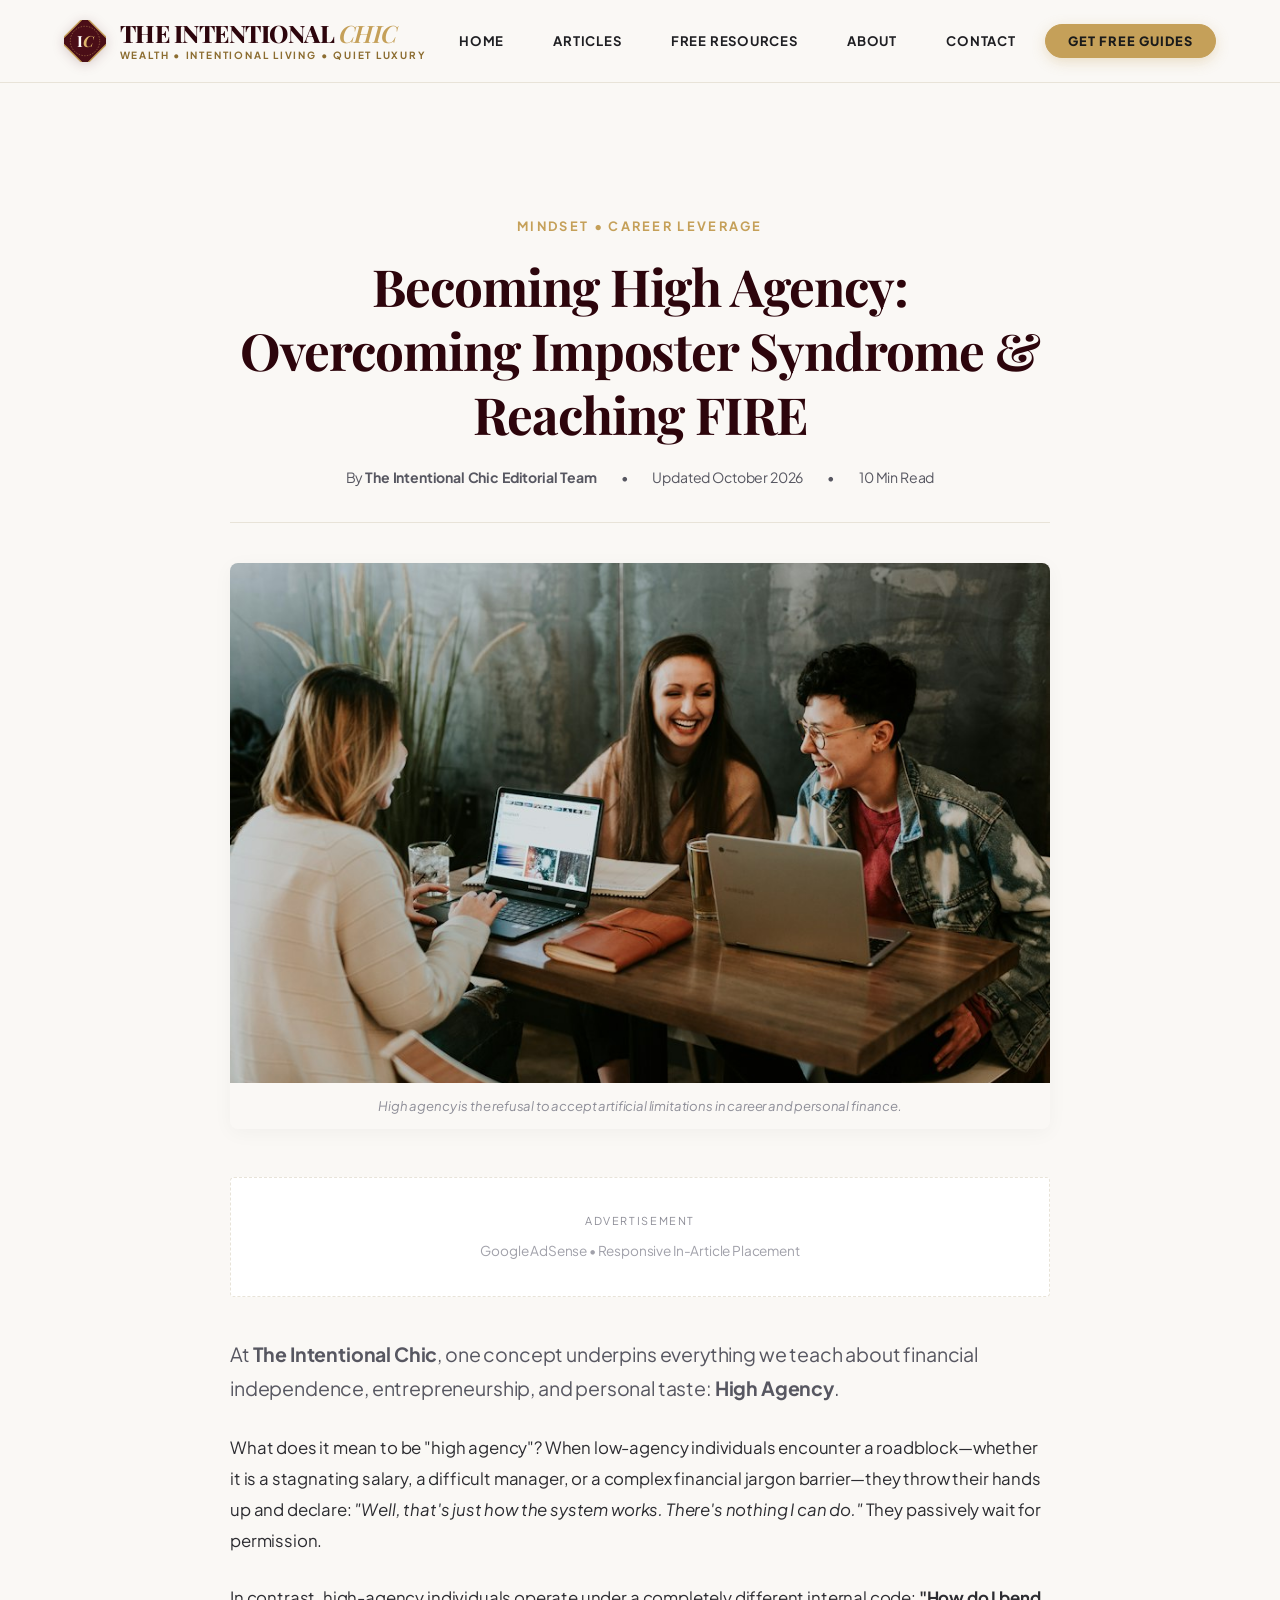
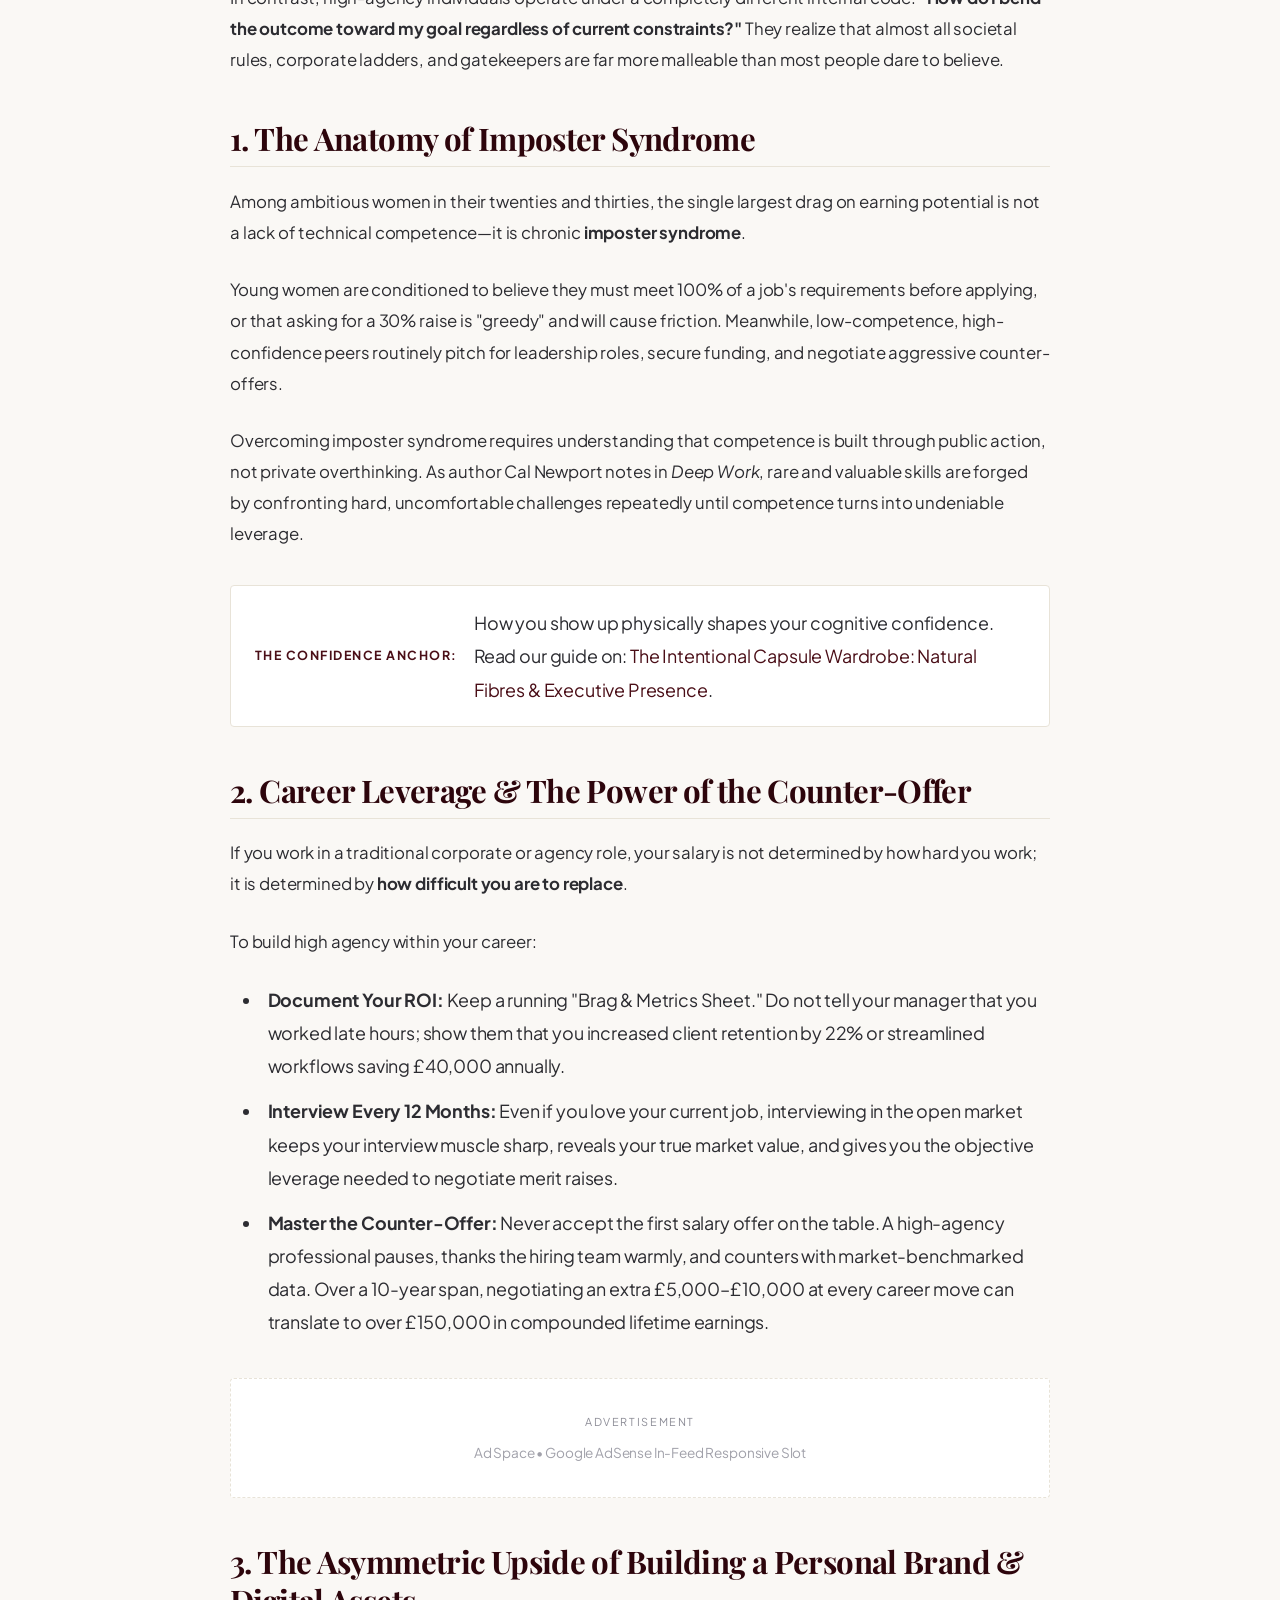
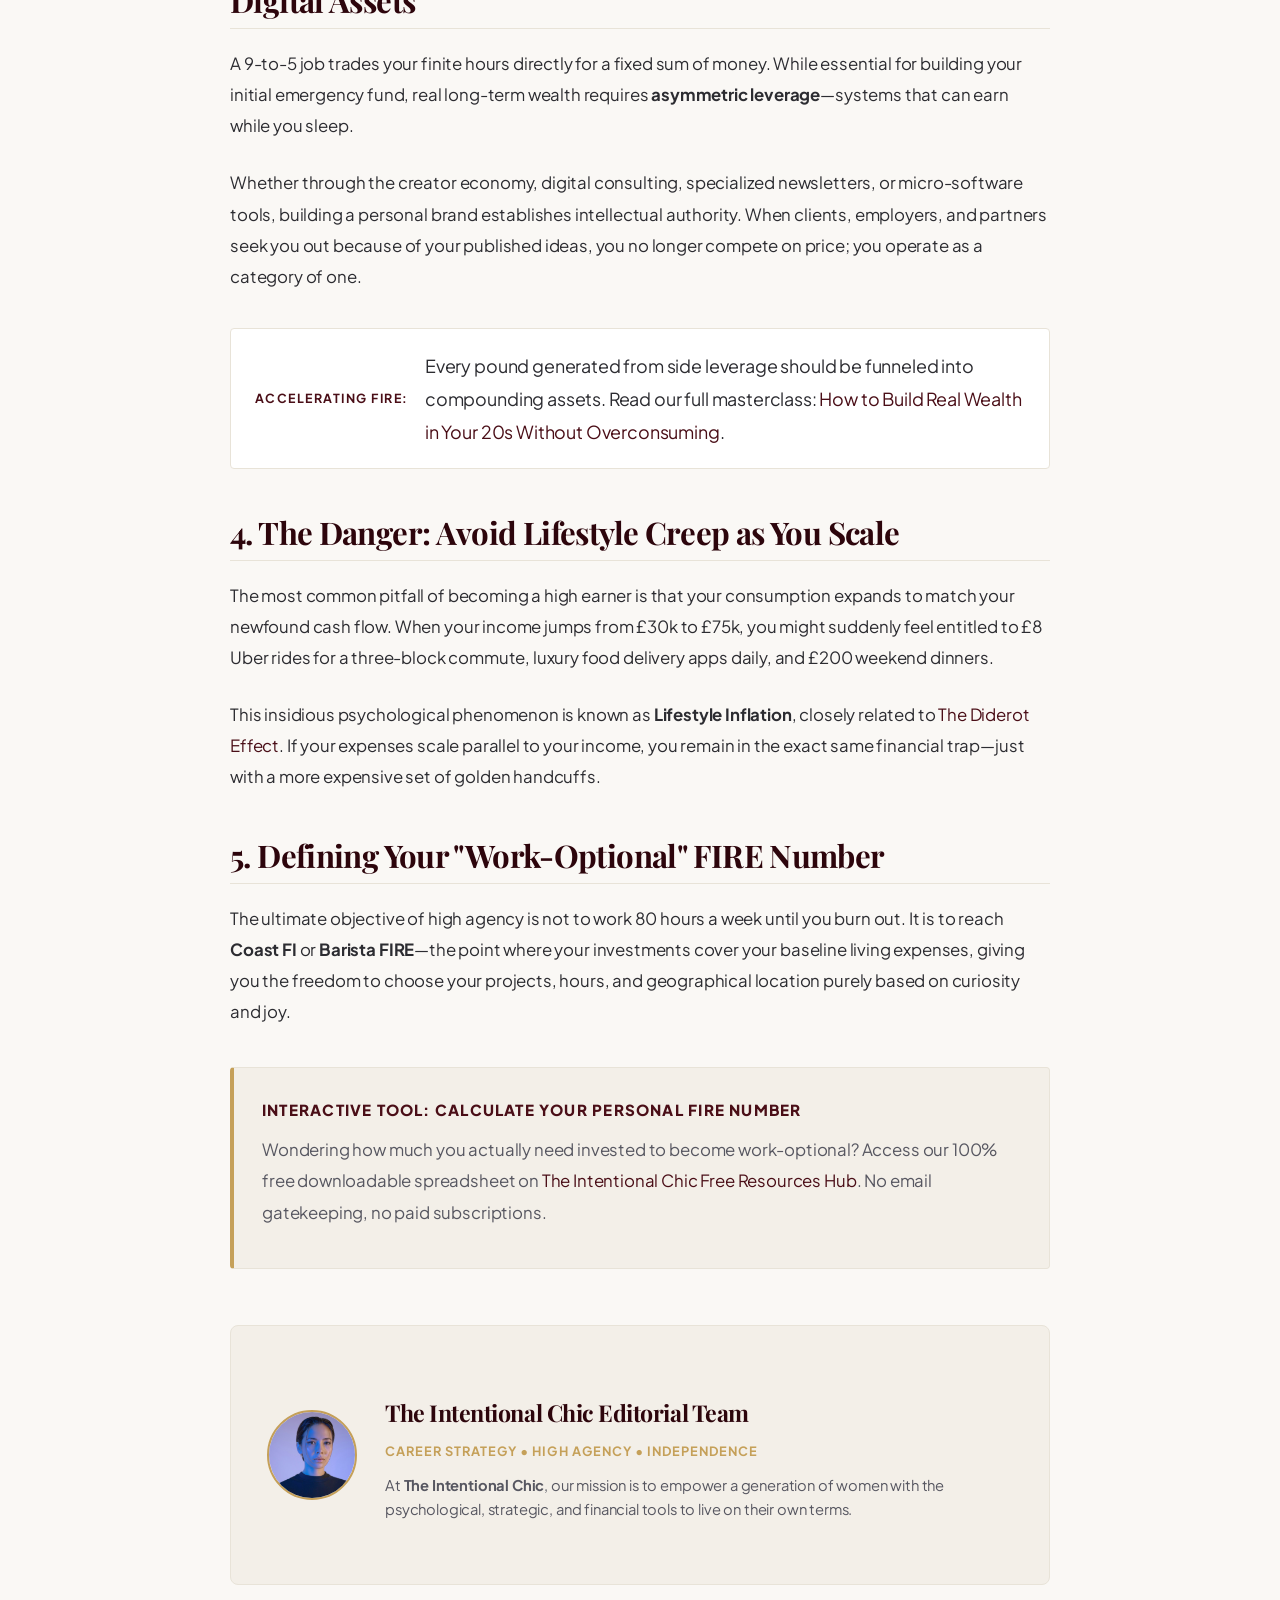
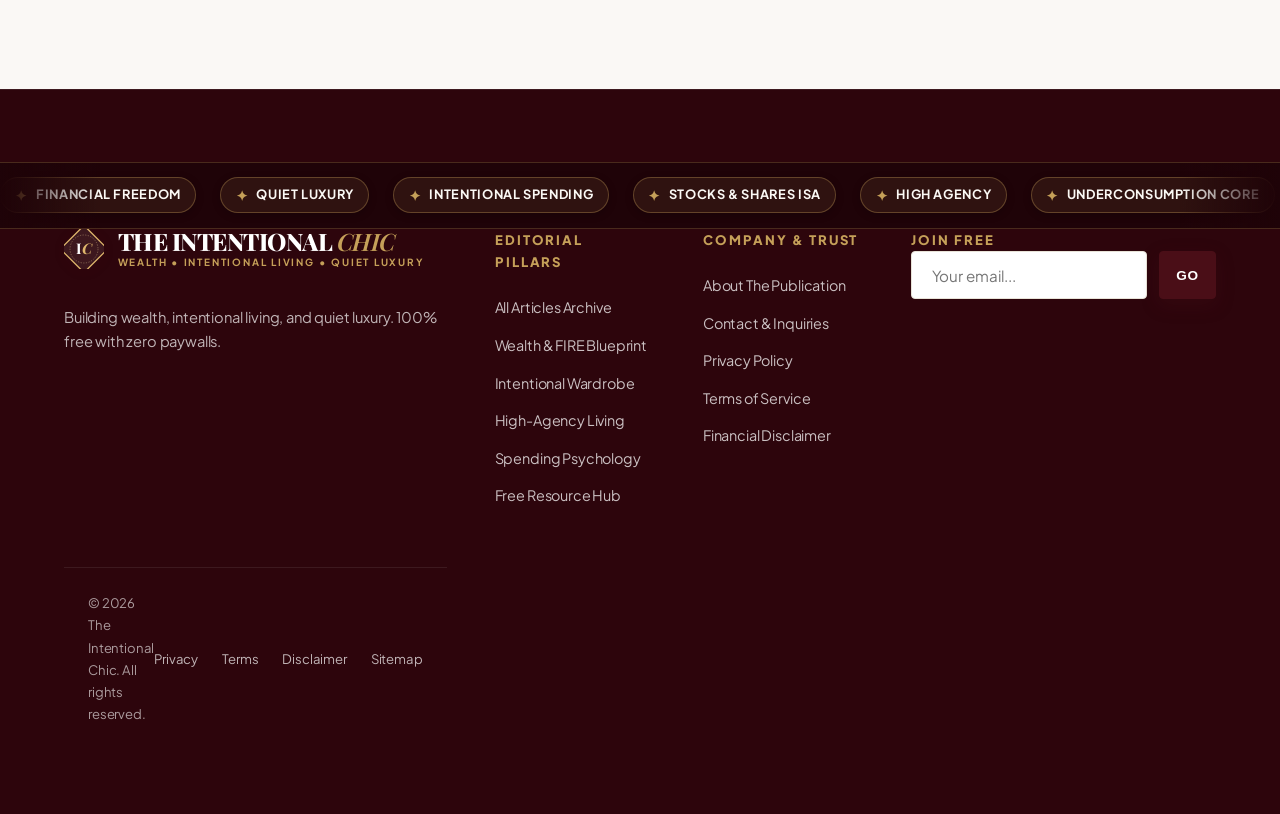
<file: high-agency-financial-freedom.html>
<!DOCTYPE html>
<html lang="en">
<head>
  <meta charset="UTF-8">
  <meta name="viewport" content="width=device-width, initial-scale=1.0">
  <title>Becoming High Agency: Overcoming Imposter Syndrome &amp; Reaching FIRE — The Intentional Chic</title>
  <meta name="description" content="Discover what it means to be high agency. Overcome imposter syndrome, negotiate career leverage, build side hustles, and achieve financial independence (FIRE) with The Intentional Chic.">
  <meta name="keywords" content="high agency, imposter syndrome, FIRE movement, financial independence, career leverage, personal branding, side hustles, work-optionality, The Intentional Chic">
  <link rel="canonical" href="https://www.theintentionalchic.com/high-agency-financial-freedom.html">

  <!-- Open Graph -->
  <meta property="og:type" content="article">
  <meta property="og:title" content="Becoming High Agency: Overcoming Imposter Syndrome &amp; Reaching FIRE — The Intentional Chic">
  <meta property="og:description" content="How high-agency individuals bend reality, navigate corporate bottlenecks, and unlock true work-optionality.">
  <meta property="og:image" content="images/high-agency-career-financial-freedom.jpg">
  <meta property="og:url" content="https://www.theintentionalchic.com/high-agency-financial-freedom.html">

    <link rel="icon" type="image/svg+xml" href="images/favicon.svg">
  <link rel="stylesheet" href="styles.css">
  <link rel="preconnect" href="https://fonts.googleapis.com">
  <link rel="preconnect" href="https://fonts.gstatic.com" crossorigin>
  <link href="https://fonts.googleapis.com/css2?family=Playfair+Display:ital,wght@0,500;0,700;0,800;1,400;1,600&family=Plus+Jakarta+Sans:wght@400;500;600;700&display=swap" rel="stylesheet">

  <script type="application/ld+json">
  {
    "@context": "https://schema.org",
    "@type": "BlogPosting",
    "headline": "Becoming High Agency: Overcoming Imposter Syndrome & Reaching FIRE",
    "description": "A strategic guide to high agency, career negotiations, side income leverage, and achieving financial independence.",
    "image": "https://www.theintentionalchic.com/images/high-agency-career-financial-freedom.jpg",
    "author": {
      "@type": "Organization",
      "name": "The Intentional Chic Editorial Team"
    },
    "publisher": {
      "@type": "Organization",
      "name": "The Intentional Chic",
      "logo": {
        "@type": "ImageObject",
        "url": "https://www.theintentionalchic.com/images/hero-intentional-chic-lifestyle.jpg"
      }
    },
    "datePublished": "2026-10-15",
    "dateModified": "2026-10-23"
  }
  </script>
</head>
<body>

  

  <!-- Site Header -->
  <header class="site-header">
    <div class="container nav-wrapper">
            <a href="index.html" class="brand-logo" aria-label="The Intentional Chic Home">
        <div class="logo-mark">
          <svg width="42" height="42" viewBox="0 0 60 60" fill="none" xmlns="http://www.w3.org/2000/svg">
            <rect x="5" y="5" width="50" height="50" rx="6" transform="rotate(45 30 30)" fill="#4a0e17" stroke="#c5a059" stroke-width="2"/>
            <circle cx="30" cy="30" r="21" stroke="#dfb76c" stroke-width="1" stroke-dasharray="2 2" stroke-opacity="0.6"/>
            <text x="23" y="38" font-family="'Playfair Display', Georgia, serif" font-size="22" font-weight="700" fill="#ffffff" text-anchor="middle">I</text>
            <text x="35" y="38" font-family="'Playfair Display', Georgia, serif" font-size="22" font-weight="700" font-style="italic" fill="#dfb76c" text-anchor="middle">C</text>
          </svg>
        </div>
        <div class="logo-text">
          <span class="logo-brand">THE INTENTIONAL <em>CHIC</em></span>
          <span class="logo-tagline">WEALTH &bull; INTENTIONAL LIVING &bull; QUIET LUXURY</span>
        </div>
      </a>

<nav>
        <ul class="main-nav">
          <li><a href="index.html" class="nav-link">Home</a></li>
          <li><a href="articles.html" class="nav-link">Articles</a></li>
          <li><a href="free-resources.html" class="nav-link">Free Resources</a></li>
          <li><a href="about.html" class="nav-link">About</a></li>
          <li><a href="contact.html" class="nav-link">Contact</a></li>
          <li><a href="free-resources.html" class="nav-cta">Get Free Guides</a></li>
        </ul>
      </nav>

      <button class="mobile-menu-btn" aria-label="Toggle navigation menu" aria-expanded="false">&#9776;</button>
    </div>
  </header>

  <!-- Article Container -->
  <article class="container article-container section-pad">
    <header class="article-header">
      <span class="article-category-badge">Mindset &bull; Career Leverage</span>
      <h1 class="article-hero-title">Becoming High Agency: Overcoming Imposter Syndrome &amp; Reaching FIRE</h1>
      <div class="article-byline">
        <span>By <strong>The Intentional Chic Editorial Team</strong></span>
        <span>&bull;</span>
        <span>Updated October 2026</span>
        <span>&bull;</span>
        <span>10 Min Read</span>
      </div>
    </header>

    <figure class="article-featured-image">
      <img src="images/high-agency-career-financial-freedom.jpg" alt="High agency career and intentional lifestyle architecture" width="900" height="600">
      <figcaption>High agency is the refusal to accept artificial limitations in career and personal finance.</figcaption>
    </figure>

    <!-- Top AdSense Slot -->
    <div class="adsense-slot" aria-label="Advertisement Banner">
      <span class="adsense-label">Advertisement</span>
      <div style="font-size: 0.85rem; color: #a1a1aa;">Google AdSense &bull; Responsive In-Article Placement</div>
    </div>

    <!-- Article Content -->
    <div class="article-content">
      <p class="lead-text">
        At <strong>The Intentional Chic</strong>, one concept underpins everything we teach about financial independence, entrepreneurship, and personal taste: <strong>High Agency</strong>.
      </p>

      <p>
        What does it mean to be "high agency"? When low-agency individuals encounter a roadblock—whether it is a stagnating salary, a difficult manager, or a complex financial jargon barrier—they throw their hands up and declare: <em>"Well, that's just how the system works. There's nothing I can do."</em> They passively wait for permission.
      </p>

      <p>
        In contrast, high-agency individuals operate under a completely different internal code: <strong>"How do I bend the outcome toward my goal regardless of current constraints?"</strong> They realize that almost all societal rules, corporate ladders, and gatekeepers are far more malleable than most people dare to believe.
      </p>

      <h2>1. The Anatomy of Imposter Syndrome</h2>
      <p>
        Among ambitious women in their twenties and thirties, the single largest drag on earning potential is not a lack of technical competence—it is chronic <strong>imposter syndrome</strong>. 
      </p>
      <p>
        Young women are conditioned to believe they must meet 100% of a job's requirements before applying, or that asking for a 30% raise is "greedy" and will cause friction. Meanwhile, low-competence, high-confidence peers routinely pitch for leadership roles, secure funding, and negotiate aggressive counter-offers.
      </p>
      <p>
        Overcoming imposter syndrome requires understanding that competence is built through public action, not private overthinking. As author Cal Newport notes in <em>Deep Work</em>, rare and valuable skills are forged by confronting hard, uncomfortable challenges repeatedly until competence turns into undeniable leverage.
      </p>

      <!-- Internal Link 1 to Capsule Wardrobe -->
      <div class="internal-read-next">
        <strong>The Confidence Anchor:</strong>
        <span>How you show up physically shapes your cognitive confidence. Read our guide on: <a href="quiet-luxury-capsule-wardrobe.html">The Intentional Capsule Wardrobe: Natural Fibres &amp; Executive Presence</a>.</span>
      </div>

      <h2>2. Career Leverage &amp; The Power of the Counter-Offer</h2>
      <p>
        If you work in a traditional corporate or agency role, your salary is not determined by how hard you work; it is determined by <strong>how difficult you are to replace</strong>.
      </p>
      <p>
        To build high agency within your career:
      </p>
      <ul>
        <li><strong>Document Your ROI:</strong> Keep a running "Brag &amp; Metrics Sheet." Do not tell your manager that you worked late hours; show them that you increased client retention by 22% or streamlined workflows saving £40,000 annually.</li>
        <li><strong>Interview Every 12 Months:</strong> Even if you love your current job, interviewing in the open market keeps your interview muscle sharp, reveals your true market value, and gives you the objective leverage needed to negotiate merit raises.</li>
        <li><strong>Master the Counter-Offer:</strong> Never accept the first salary offer on the table. A high-agency professional pauses, thanks the hiring team warmly, and counters with market-benchmarked data. Over a 10-year span, negotiating an extra £5,000–£10,000 at every career move can translate to over £150,000 in compounded lifetime earnings.</li>
      </ul>

      <!-- Mid AdSense Placement -->
      <div class="adsense-slot" aria-label="Advertisement Banner">
        <span class="adsense-label">Advertisement</span>
        <div style="font-size: 0.85rem; color: #a1a1aa;">Ad Space &bull; Google AdSense In-Feed Responsive Slot</div>
      </div>

      <h2>3. The Asymmetric Upside of Building a Personal Brand &amp; Digital Assets</h2>
      <p>
        A 9-to-5 job trades your finite hours directly for a fixed sum of money. While essential for building your initial emergency fund, real long-term wealth requires <strong>asymmetric leverage</strong>—systems that can earn while you sleep.
      </p>
      <p>
        Whether through the creator economy, digital consulting, specialized newsletters, or micro-software tools, building a personal brand establishes intellectual authority. When clients, employers, and partners seek you out because of your published ideas, you no longer compete on price; you operate as a category of one.
      </p>

      <!-- Internal Link 2 to Building Wealth -->
      <div class="internal-read-next">
        <strong>Accelerating FIRE:</strong>
        <span>Every pound generated from side leverage should be funneled into compounding assets. Read our full masterclass: <a href="building-wealth-in-your-20s.html">How to Build Real Wealth in Your 20s Without Overconsuming</a>.</span>
      </div>

      <h2>4. The Danger: Avoid Lifestyle Creep as You Scale</h2>
      <p>
        The most common pitfall of becoming a high earner is that your consumption expands to match your newfound cash flow. When your income jumps from £30k to £75k, you might suddenly feel entitled to £8 Uber rides for a three-block commute, luxury food delivery apps daily, and £200 weekend dinners.
      </p>

      <!-- Internal Link 3 to Diderot Effect -->
      <p>
        This insidious psychological phenomenon is known as <strong>Lifestyle Inflation</strong>, closely related to <a href="diderot-effect-mindful-spending.html">The Diderot Effect</a>. If your expenses scale parallel to your income, you remain in the exact same financial trap—just with a more expensive set of golden handcuffs.
      </p>

      <h2>5. Defining Your "Work-Optional" FIRE Number</h2>
      <p>
        The ultimate objective of high agency is not to work 80 hours a week until you burn out. It is to reach <strong>Coast FI</strong> or <strong>Barista FIRE</strong>—the point where your investments cover your baseline living expenses, giving you the freedom to choose your projects, hours, and geographical location purely based on curiosity and joy.
      </p>

      <!-- Internal Link 4 to Free Resources -->
      <div class="editorial-callout">
        <div class="editorial-callout-title">Interactive Tool: Calculate Your Personal FIRE Number</div>
        <p style="margin-bottom: 0.75rem; color: var(--color-text-muted);">
          Wondering how much you actually need invested to become work-optional? Access our 100% free downloadable spreadsheet on <a href="free-resources.html">The Intentional Chic Free Resources Hub</a>. No email gatekeeping, no paid subscriptions.
        </p>
      </div>

      <!-- Author Bio -->
      <div class="author-box">
        <img src="images/founder-editorial-portrait.jpg" alt="The Intentional Chic Editorial Team" class="author-avatar">
        <div class="author-info">
          <h3>The Intentional Chic Editorial Team</h3>
          <span class="author-role">Career Strategy &bull; High Agency &bull; Independence</span>
          <p class="author-bio">
            At <strong>The Intentional Chic</strong>, our mission is to empower a generation of women with the psychological, strategic, and financial tools to live on their own terms.
          </p>
        </div>
      </div>

    </div>
  </article>

  <!-- Site Footer -->
  <footer class="site-footer">
  <!-- Animated Trending NLP Keywords Ticker -->
  <div class="footer-ticker-section" aria-label="Core Editorial Topics and Keywords">
    <div class="footer-ticker-wrapper">
      <div class="footer-ticker-track">
        <span class="ticker-chip"><span class="ticker-sparkle">&#10022;</span> Financial Freedom</span>
        <span class="ticker-chip"><span class="ticker-sparkle">&#10022;</span> Quiet Luxury</span>
        <span class="ticker-chip"><span class="ticker-sparkle">&#10022;</span> Intentional Spending</span>
        <span class="ticker-chip"><span class="ticker-sparkle">&#10022;</span> Stocks &amp; Shares ISA</span>
        <span class="ticker-chip"><span class="ticker-sparkle">&#10022;</span> High Agency</span>
        <span class="ticker-chip"><span class="ticker-sparkle">&#10022;</span> Underconsumption Core</span>
        <span class="ticker-chip"><span class="ticker-sparkle">&#10022;</span> Cost Per Wear</span>
        <span class="ticker-chip"><span class="ticker-sparkle">&#10022;</span> Compound Interest</span>
        <span class="ticker-chip"><span class="ticker-sparkle">&#10022;</span> Forever Wardrobe</span>
        <span class="ticker-chip"><span class="ticker-sparkle">&#10022;</span> Net Worth Building</span>
        <span class="ticker-chip"><span class="ticker-sparkle">&#10022;</span> Diderot Effect</span>
        <span class="ticker-chip"><span class="ticker-sparkle">&#10022;</span> Work-Optionality</span>
        <span class="ticker-chip"><span class="ticker-sparkle">&#10022;</span> Natural Fibres</span>
        <span class="ticker-chip"><span class="ticker-sparkle">&#10022;</span> Loud Budgeting</span>
        <!-- Repeated for seamless 100% loop -->
        <span class="ticker-chip"><span class="ticker-sparkle">&#10022;</span> Financial Freedom</span>
        <span class="ticker-chip"><span class="ticker-sparkle">&#10022;</span> Quiet Luxury</span>
        <span class="ticker-chip"><span class="ticker-sparkle">&#10022;</span> Intentional Spending</span>
        <span class="ticker-chip"><span class="ticker-sparkle">&#10022;</span> Stocks &amp; Shares ISA</span>
        <span class="ticker-chip"><span class="ticker-sparkle">&#10022;</span> High Agency</span>
        <span class="ticker-chip"><span class="ticker-sparkle">&#10022;</span> Underconsumption Core</span>
        <span class="ticker-chip"><span class="ticker-sparkle">&#10022;</span> Cost Per Wear</span>
        <span class="ticker-chip"><span class="ticker-sparkle">&#10022;</span> Compound Interest</span>
        <span class="ticker-chip"><span class="ticker-sparkle">&#10022;</span> Forever Wardrobe</span>
        <span class="ticker-chip"><span class="ticker-sparkle">&#10022;</span> Net Worth Building</span>
        <span class="ticker-chip"><span class="ticker-sparkle">&#10022;</span> Diderot Effect</span>
        <span class="ticker-chip"><span class="ticker-sparkle">&#10022;</span> Work-Optionality</span>
        <span class="ticker-chip"><span class="ticker-sparkle">&#10022;</span> Natural Fibres</span>
        <span class="ticker-chip"><span class="ticker-sparkle">&#10022;</span> Loud Budgeting</span>
      </div>
    </div>
  </div>

    <div class="container footer-grid">
            <div class="footer-brand">
        <a href="index.html" class="brand-logo footer-brand-logo" aria-label="The Intentional Chic Home">
          <div class="logo-mark">
            <svg width="40" height="40" viewBox="0 0 60 60" fill="none" xmlns="http://www.w3.org/2000/svg">
              <rect x="5" y="5" width="50" height="50" rx="6" transform="rotate(45 30 30)" fill="rgba(255,255,255,0.08)" stroke="#dfb76c" stroke-width="2"/>
              <circle cx="30" cy="30" r="21" stroke="#f3d89d" stroke-width="1" stroke-dasharray="2 2" stroke-opacity="0.5"/>
              <text x="23" y="38" font-family="'Playfair Display', Georgia, serif" font-size="22" font-weight="700" fill="#ffffff" text-anchor="middle">I</text>
              <text x="35" y="38" font-family="'Playfair Display', Georgia, serif" font-size="22" font-weight="700" font-style="italic" fill="#dfb76c" text-anchor="middle">C</text>
            </svg>
          </div>
          <div class="logo-text">
            <span class="logo-brand">THE INTENTIONAL <em>CHIC</em></span>
            <span class="logo-tagline">WEALTH &bull; INTENTIONAL LIVING &bull; QUIET LUXURY</span>
          </div>
        </a>
        <p class="footer-desc">
          Building wealth, intentional living, and quiet luxury. 100% free with zero paywalls.
        </p>
      </div>

      <div>
        <div class="footer-heading">Editorial Pillars</div>
        <ul class="footer-links">
          <li><a href="articles.html">All Articles Archive</a></li>
          <li><a href="building-wealth-in-your-20s.html">Wealth &amp; FIRE Blueprint</a></li>
          <li><a href="quiet-luxury-capsule-wardrobe.html">Intentional Wardrobe</a></li>
          <li><a href="high-agency-financial-freedom.html">High-Agency Living</a></li>
          <li><a href="diderot-effect-mindful-spending.html">Spending Psychology</a></li>
          <li><a href="free-resources.html">Free Resource Hub</a></li>
        </ul>
      </div>

      <div>
        <div class="footer-heading">Company &amp; Trust</div>
        <ul class="footer-links">
          <li><a href="about.html">About The Publication</a></li>
          <li><a href="contact.html">Contact &amp; Inquiries</a></li>
          <li><a href="privacy-policy.html">Privacy Policy</a></li>
          <li><a href="terms-of-service.html">Terms of Service</a></li>
          <li><a href="disclaimer.html">Financial Disclaimer</a></li>
        </ul>
      </div>

      <div>
        <div class="footer-heading">Join Free</h4>
        <form class="newsletter-form" style="margin: 0;">
          <input type="email" class="newsletter-input" placeholder="Your email..." required aria-label="Email">
          <button type="submit" class="btn-primary" style="padding: 0.65rem 1rem;">Go</button>
        </form>
      </div>
    </div>

    <div class="container footer-bottom">
      <div>&copy; 2026 The Intentional Chic. All rights reserved.</div>
      <div style="display: flex; gap: 1.5rem;">
        <a href="privacy-policy.html" style="color: rgba(255,255,255,0.7);">Privacy</a>
        <a href="terms-of-service.html" style="color: rgba(255,255,255,0.7);">Terms</a>
        <a href="disclaimer.html" style="color: rgba(255,255,255,0.7);">Disclaimer</a>
        <a href="sitemap.xml" style="color: rgba(255,255,255,0.7);">Sitemap</a>
      </div>
    </div>
  </footer>

  <script src="main.js"></script>
</body>
</html>
</file>
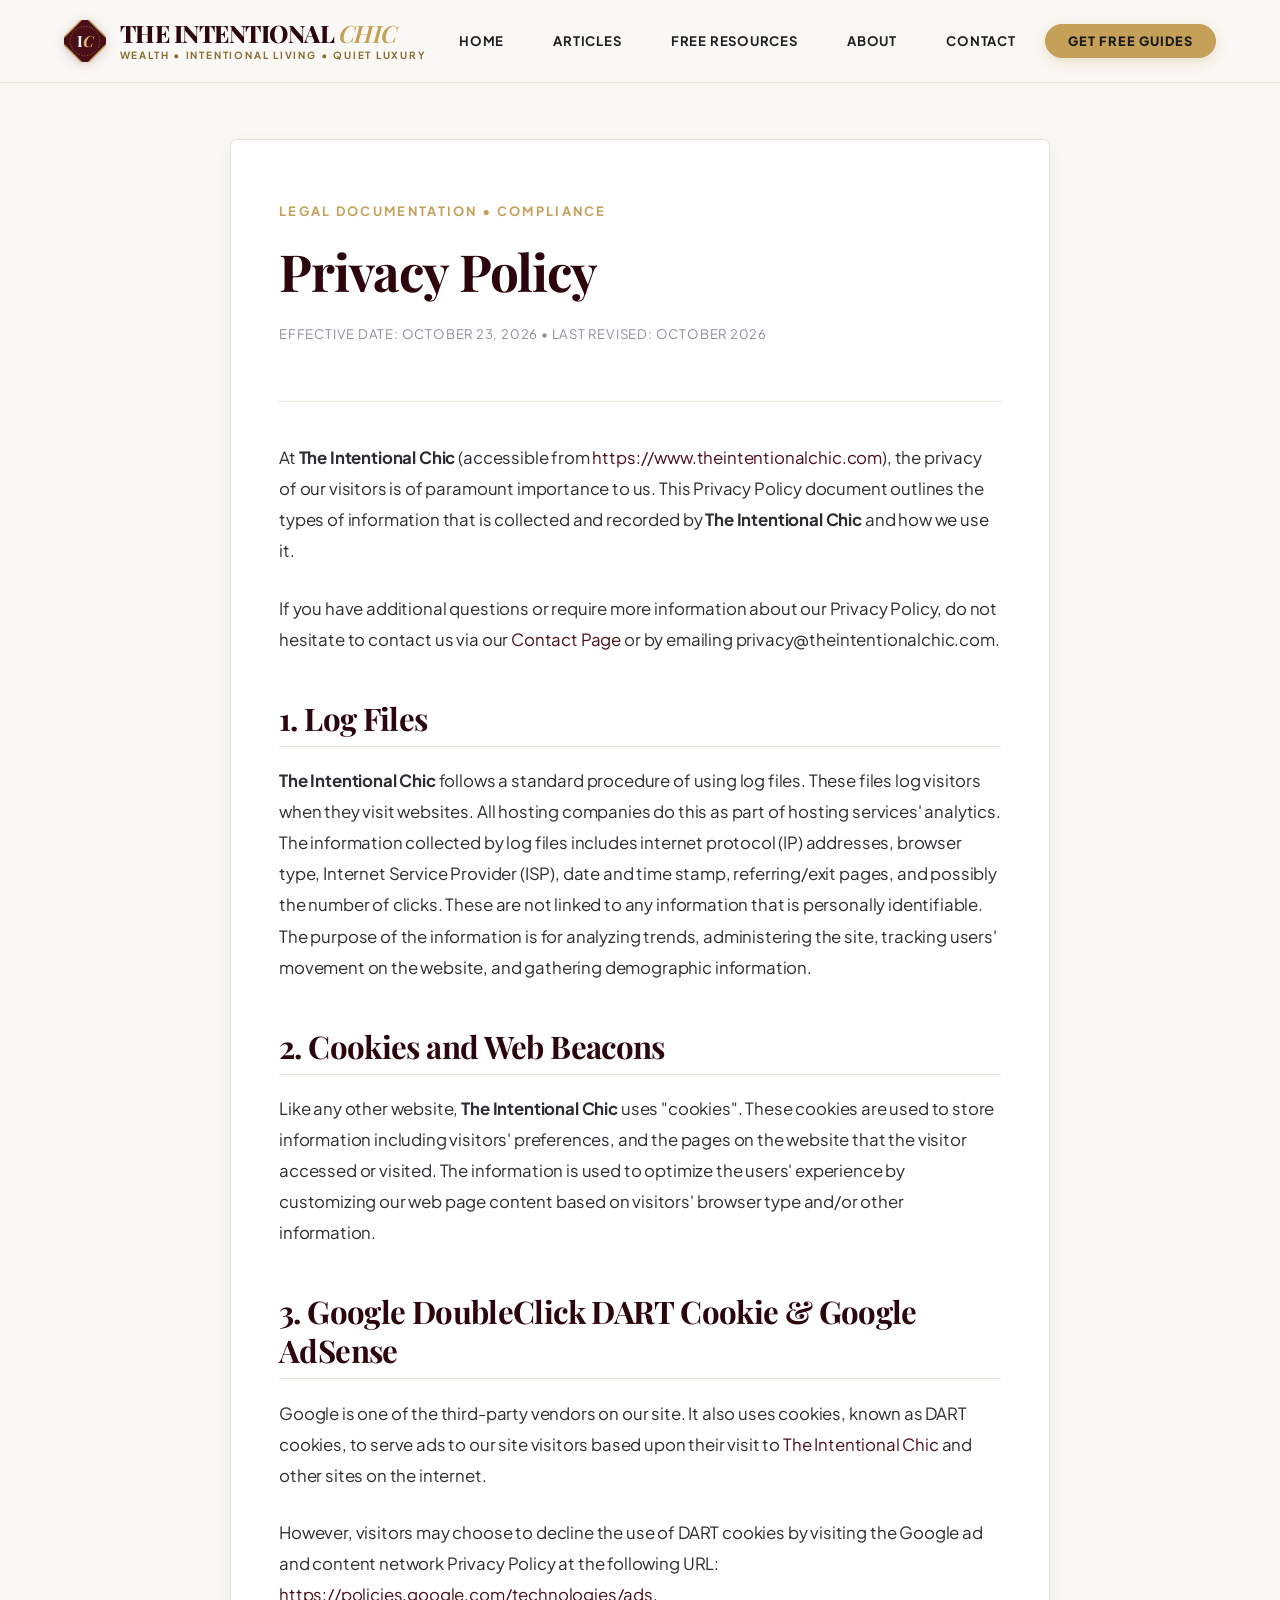
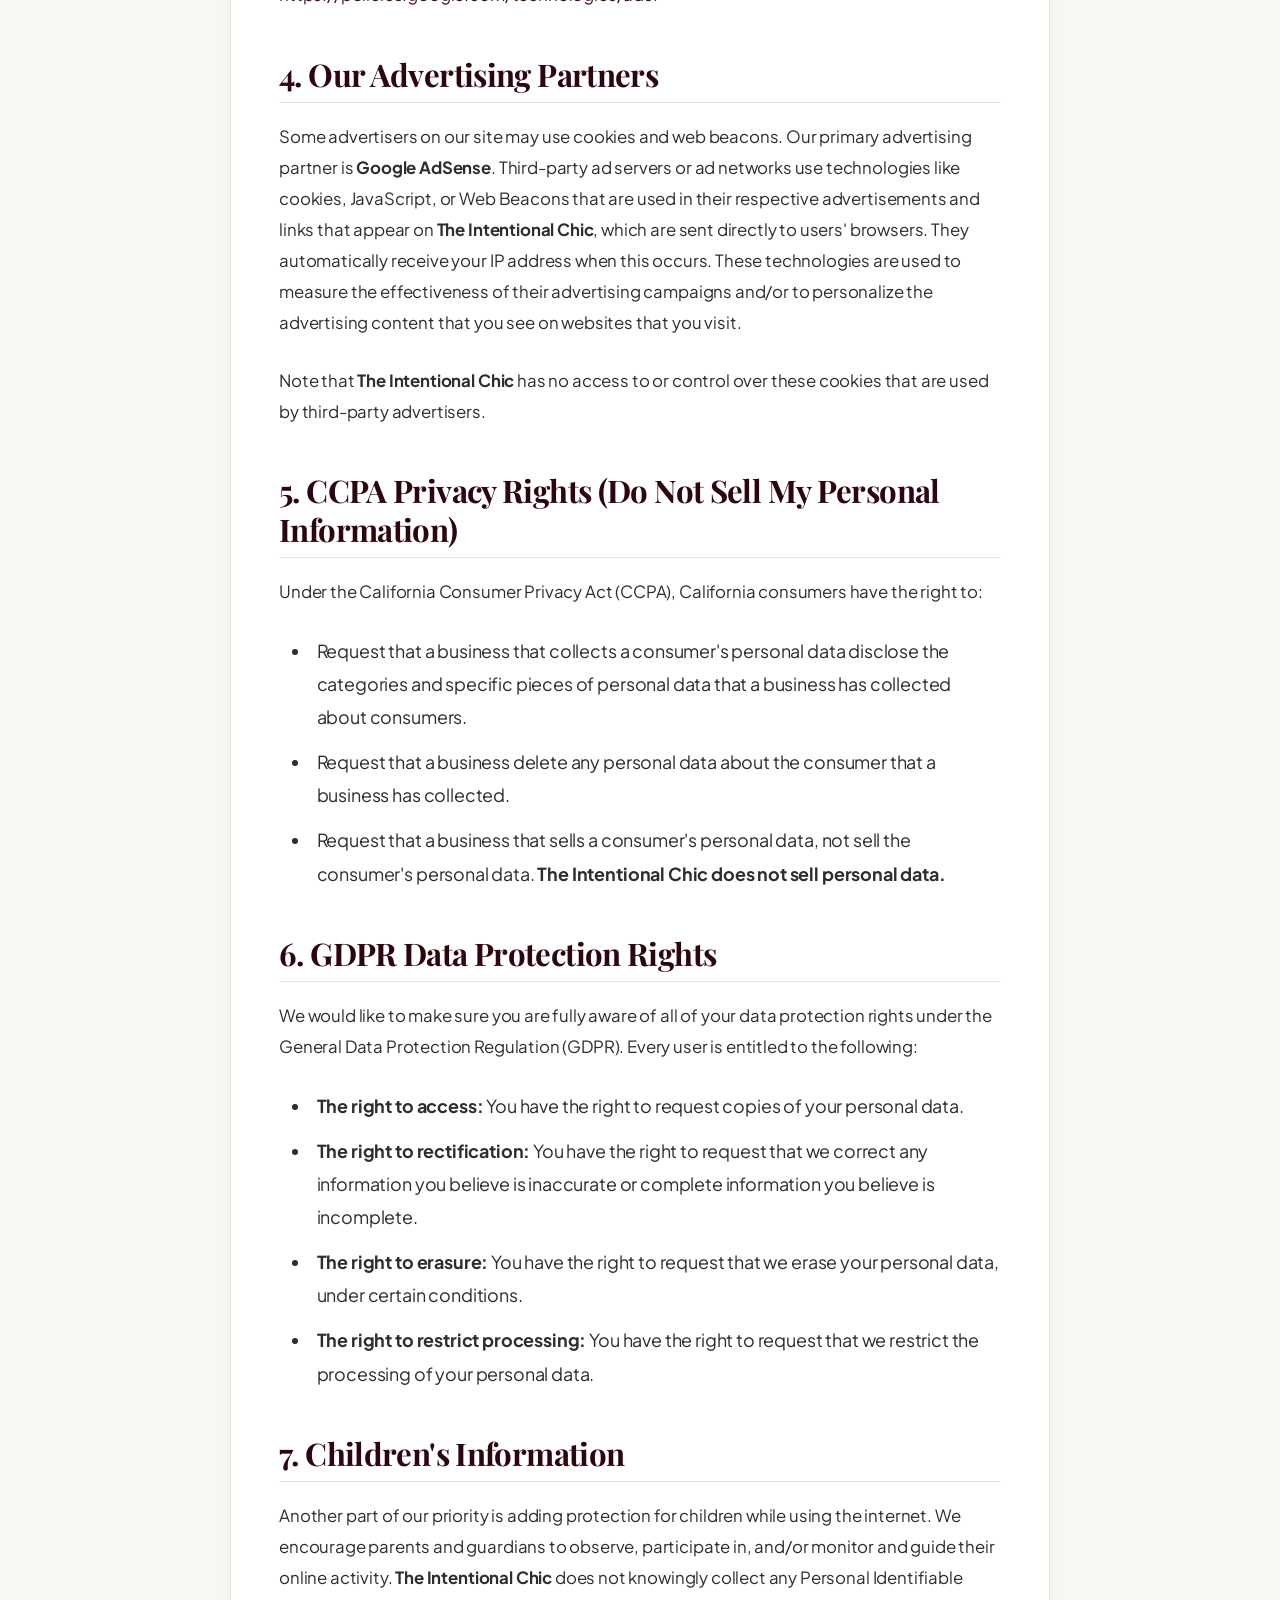
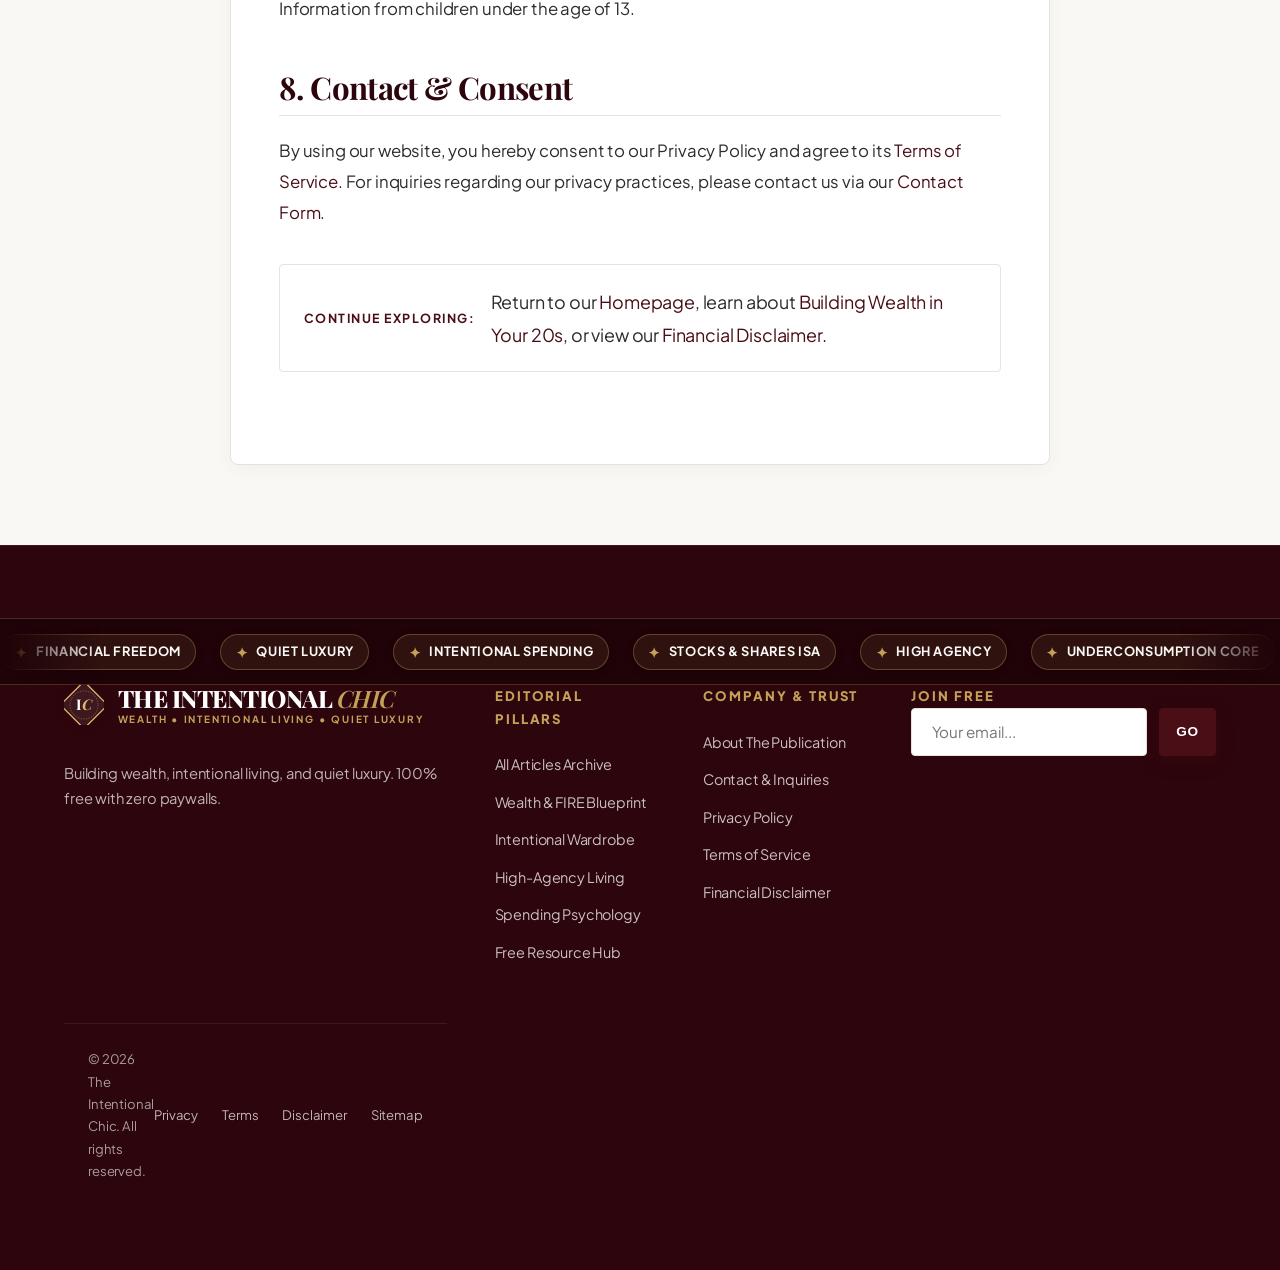
<file: privacy-policy.html>
<!DOCTYPE html>
<html lang="en">
<head>
  <meta charset="UTF-8">
  <meta name="viewport" content="width=device-width, initial-scale=1.0">
  <title>Privacy Policy — The Intentional Chic</title>
  <meta name="description" content="Privacy Policy for The Intentional Chic. Learn how we handle data, cookies, third-party advertising partners like Google AdSense, GDPR, and CCPA compliance.">
  <link rel="canonical" href="https://www.theintentionalchic.com/privacy-policy.html">

    <link rel="icon" type="image/svg+xml" href="images/favicon.svg">
  <link rel="stylesheet" href="styles.css">
  <link rel="preconnect" href="https://fonts.googleapis.com">
  <link rel="preconnect" href="https://fonts.gstatic.com" crossorigin>
  <link href="https://fonts.googleapis.com/css2?family=Playfair+Display:ital,wght@0,500;0,700;0,800;1,400;1,600&family=Plus+Jakarta+Sans:wght@400;500;600;700&display=swap" rel="stylesheet">
</head>
<body>

  <!-- Site Header -->
  <header class="site-header">
    <div class="container nav-wrapper">
            <a href="index.html" class="brand-logo" aria-label="The Intentional Chic Home">
        <div class="logo-mark">
          <svg width="42" height="42" viewBox="0 0 60 60" fill="none" xmlns="http://www.w3.org/2000/svg">
            <rect x="5" y="5" width="50" height="50" rx="6" transform="rotate(45 30 30)" fill="#4a0e17" stroke="#c5a059" stroke-width="2"/>
            <circle cx="30" cy="30" r="21" stroke="#dfb76c" stroke-width="1" stroke-dasharray="2 2" stroke-opacity="0.6"/>
            <text x="23" y="38" font-family="'Playfair Display', Georgia, serif" font-size="22" font-weight="700" fill="#ffffff" text-anchor="middle">I</text>
            <text x="35" y="38" font-family="'Playfair Display', Georgia, serif" font-size="22" font-weight="700" font-style="italic" fill="#dfb76c" text-anchor="middle">C</text>
          </svg>
        </div>
        <div class="logo-text">
          <span class="logo-brand">THE INTENTIONAL <em>CHIC</em></span>
          <span class="logo-tagline">WEALTH &bull; INTENTIONAL LIVING &bull; QUIET LUXURY</span>
        </div>
      </a>

<nav>
        <ul class="main-nav">
          <li><a href="index.html" class="nav-link">Home</a></li>
          <li><a href="articles.html" class="nav-link">Articles</a></li>
          <li><a href="free-resources.html" class="nav-link">Free Resources</a></li>
          <li><a href="about.html" class="nav-link">About</a></li>
          <li><a href="contact.html" class="nav-link">Contact</a></li>
          <li><a href="free-resources.html" class="nav-cta">Get Free Guides</a></li>
        </ul>
      </nav>

      <button class="mobile-menu-btn" aria-label="Toggle navigation menu" aria-expanded="false">&#9776;</button>
    </div>
  </header>

  <!-- Legal Container -->
  <main class="container">
    <div class="legal-wrapper">
      <header class="article-header" style="text-align: left; padding: 0 0 1.5rem 0;">
        <span class="article-category-badge">Legal Documentation &bull; Compliance</span>
        <h1 class="article-hero-title" style="margin-left: 0;">Privacy Policy</h1>
        <div class="legal-meta">Effective Date: October 23, 2026 &bull; Last Revised: October 2026</div>
      </header>

      <div class="article-content">
        <p>
          At <strong>The Intentional Chic</strong> (accessible from <a href="https://www.theintentionalchic.com">https://www.theintentionalchic.com</a>), the privacy of our visitors is of paramount importance to us. This Privacy Policy document outlines the types of information that is collected and recorded by <strong>The Intentional Chic</strong> and how we use it.
        </p>

        <p>
          If you have additional questions or require more information about our Privacy Policy, do not hesitate to contact us via our <a href="contact.html">Contact Page</a> or by emailing privacy@theintentionalchic.com.
        </p>

        <h2>1. Log Files</h2>
        <p>
          <strong>The Intentional Chic</strong> follows a standard procedure of using log files. These files log visitors when they visit websites. All hosting companies do this as part of hosting services' analytics. The information collected by log files includes internet protocol (IP) addresses, browser type, Internet Service Provider (ISP), date and time stamp, referring/exit pages, and possibly the number of clicks. These are not linked to any information that is personally identifiable. The purpose of the information is for analyzing trends, administering the site, tracking users' movement on the website, and gathering demographic information.
        </p>

        <h2>2. Cookies and Web Beacons</h2>
        <p>
          Like any other website, <strong>The Intentional Chic</strong> uses "cookies". These cookies are used to store information including visitors' preferences, and the pages on the website that the visitor accessed or visited. The information is used to optimize the users' experience by customizing our web page content based on visitors' browser type and/or other information.
        </p>

        <h2>3. Google DoubleClick DART Cookie &amp; Google AdSense</h2>
        <p>
          Google is one of the third-party vendors on our site. It also uses cookies, known as DART cookies, to serve ads to our site visitors based upon their visit to <a href="index.html">The Intentional Chic</a> and other sites on the internet.
        </p>
        <p>
          However, visitors may choose to decline the use of DART cookies by visiting the Google ad and content network Privacy Policy at the following URL: <a href="https://policies.google.com/technologies/ads" target="_blank" rel="noopener noreferrer">https://policies.google.com/technologies/ads</a>.
        </p>

        <h2>4. Our Advertising Partners</h2>
        <p>
          Some advertisers on our site may use cookies and web beacons. Our primary advertising partner is <strong>Google AdSense</strong>. Third-party ad servers or ad networks use technologies like cookies, JavaScript, or Web Beacons that are used in their respective advertisements and links that appear on <strong>The Intentional Chic</strong>, which are sent directly to users' browsers. They automatically receive your IP address when this occurs. These technologies are used to measure the effectiveness of their advertising campaigns and/or to personalize the advertising content that you see on websites that you visit.
        </p>
        <p>
          Note that <strong>The Intentional Chic</strong> has no access to or control over these cookies that are used by third-party advertisers.
        </p>

        <h2>5. CCPA Privacy Rights (Do Not Sell My Personal Information)</h2>
        <p>
          Under the California Consumer Privacy Act (CCPA), California consumers have the right to:
        </p>
        <ul>
          <li>Request that a business that collects a consumer's personal data disclose the categories and specific pieces of personal data that a business has collected about consumers.</li>
          <li>Request that a business delete any personal data about the consumer that a business has collected.</li>
          <li>Request that a business that sells a consumer's personal data, not sell the consumer's personal data. <strong>The Intentional Chic does not sell personal data.</strong></li>
        </ul>

        <h2>6. GDPR Data Protection Rights</h2>
        <p>
          We would like to make sure you are fully aware of all of your data protection rights under the General Data Protection Regulation (GDPR). Every user is entitled to the following:
        </p>
        <ul>
          <li><strong>The right to access:</strong> You have the right to request copies of your personal data.</li>
          <li><strong>The right to rectification:</strong> You have the right to request that we correct any information you believe is inaccurate or complete information you believe is incomplete.</li>
          <li><strong>The right to erasure:</strong> You have the right to request that we erase your personal data, under certain conditions.</li>
          <li><strong>The right to restrict processing:</strong> You have the right to request that we restrict the processing of your personal data.</li>
        </ul>

        <h2>7. Children's Information</h2>
        <p>
          Another part of our priority is adding protection for children while using the internet. We encourage parents and guardians to observe, participate in, and/or monitor and guide their online activity. <strong>The Intentional Chic</strong> does not knowingly collect any Personal Identifiable Information from children under the age of 13.
        </p>

        <h2>8. Contact &amp; Consent</h2>
        <p>
          By using our website, you hereby consent to our Privacy Policy and agree to its <a href="terms-of-service.html">Terms of Service</a>. For inquiries regarding our privacy practices, please contact us via our <a href="contact.html">Contact Form</a>.
        </p>

        <!-- Internal Links to Main Content Pillars -->
        <div class="internal-read-next">
          <strong>Continue Exploring:</strong>
          <span>
            Return to our <a href="index.html">Homepage</a>, learn about <a href="building-wealth-in-your-20s.html">Building Wealth in Your 20s</a>, or view our <a href="disclaimer.html">Financial Disclaimer</a>.
          </span>
        </div>

      </div>
    </div>
  </main>

  <!-- Site Footer -->
  <footer class="site-footer">
  <!-- Animated Trending NLP Keywords Ticker -->
  <div class="footer-ticker-section" aria-label="Core Editorial Topics and Keywords">
    <div class="footer-ticker-wrapper">
      <div class="footer-ticker-track">
        <span class="ticker-chip"><span class="ticker-sparkle">&#10022;</span> Financial Freedom</span>
        <span class="ticker-chip"><span class="ticker-sparkle">&#10022;</span> Quiet Luxury</span>
        <span class="ticker-chip"><span class="ticker-sparkle">&#10022;</span> Intentional Spending</span>
        <span class="ticker-chip"><span class="ticker-sparkle">&#10022;</span> Stocks &amp; Shares ISA</span>
        <span class="ticker-chip"><span class="ticker-sparkle">&#10022;</span> High Agency</span>
        <span class="ticker-chip"><span class="ticker-sparkle">&#10022;</span> Underconsumption Core</span>
        <span class="ticker-chip"><span class="ticker-sparkle">&#10022;</span> Cost Per Wear</span>
        <span class="ticker-chip"><span class="ticker-sparkle">&#10022;</span> Compound Interest</span>
        <span class="ticker-chip"><span class="ticker-sparkle">&#10022;</span> Forever Wardrobe</span>
        <span class="ticker-chip"><span class="ticker-sparkle">&#10022;</span> Net Worth Building</span>
        <span class="ticker-chip"><span class="ticker-sparkle">&#10022;</span> Diderot Effect</span>
        <span class="ticker-chip"><span class="ticker-sparkle">&#10022;</span> Work-Optionality</span>
        <span class="ticker-chip"><span class="ticker-sparkle">&#10022;</span> Natural Fibres</span>
        <span class="ticker-chip"><span class="ticker-sparkle">&#10022;</span> Loud Budgeting</span>
        <!-- Repeated for seamless 100% loop -->
        <span class="ticker-chip"><span class="ticker-sparkle">&#10022;</span> Financial Freedom</span>
        <span class="ticker-chip"><span class="ticker-sparkle">&#10022;</span> Quiet Luxury</span>
        <span class="ticker-chip"><span class="ticker-sparkle">&#10022;</span> Intentional Spending</span>
        <span class="ticker-chip"><span class="ticker-sparkle">&#10022;</span> Stocks &amp; Shares ISA</span>
        <span class="ticker-chip"><span class="ticker-sparkle">&#10022;</span> High Agency</span>
        <span class="ticker-chip"><span class="ticker-sparkle">&#10022;</span> Underconsumption Core</span>
        <span class="ticker-chip"><span class="ticker-sparkle">&#10022;</span> Cost Per Wear</span>
        <span class="ticker-chip"><span class="ticker-sparkle">&#10022;</span> Compound Interest</span>
        <span class="ticker-chip"><span class="ticker-sparkle">&#10022;</span> Forever Wardrobe</span>
        <span class="ticker-chip"><span class="ticker-sparkle">&#10022;</span> Net Worth Building</span>
        <span class="ticker-chip"><span class="ticker-sparkle">&#10022;</span> Diderot Effect</span>
        <span class="ticker-chip"><span class="ticker-sparkle">&#10022;</span> Work-Optionality</span>
        <span class="ticker-chip"><span class="ticker-sparkle">&#10022;</span> Natural Fibres</span>
        <span class="ticker-chip"><span class="ticker-sparkle">&#10022;</span> Loud Budgeting</span>
      </div>
    </div>
  </div>

    <div class="container footer-grid">
            <div class="footer-brand">
        <a href="index.html" class="brand-logo footer-brand-logo" aria-label="The Intentional Chic Home">
          <div class="logo-mark">
            <svg width="40" height="40" viewBox="0 0 60 60" fill="none" xmlns="http://www.w3.org/2000/svg">
              <rect x="5" y="5" width="50" height="50" rx="6" transform="rotate(45 30 30)" fill="rgba(255,255,255,0.08)" stroke="#dfb76c" stroke-width="2"/>
              <circle cx="30" cy="30" r="21" stroke="#f3d89d" stroke-width="1" stroke-dasharray="2 2" stroke-opacity="0.5"/>
              <text x="23" y="38" font-family="'Playfair Display', Georgia, serif" font-size="22" font-weight="700" fill="#ffffff" text-anchor="middle">I</text>
              <text x="35" y="38" font-family="'Playfair Display', Georgia, serif" font-size="22" font-weight="700" font-style="italic" fill="#dfb76c" text-anchor="middle">C</text>
            </svg>
          </div>
          <div class="logo-text">
            <span class="logo-brand">THE INTENTIONAL <em>CHIC</em></span>
            <span class="logo-tagline">WEALTH &bull; INTENTIONAL LIVING &bull; QUIET LUXURY</span>
          </div>
        </a>
        <p class="footer-desc">
          Building wealth, intentional living, and quiet luxury. 100% free with zero paywalls.
        </p>
      </div>

      <div>
        <div class="footer-heading">Editorial Pillars</div>
        <ul class="footer-links">
          <li><a href="articles.html">All Articles Archive</a></li>
          <li><a href="building-wealth-in-your-20s.html">Wealth &amp; FIRE Blueprint</a></li>
          <li><a href="quiet-luxury-capsule-wardrobe.html">Intentional Wardrobe</a></li>
          <li><a href="high-agency-financial-freedom.html">High-Agency Living</a></li>
          <li><a href="diderot-effect-mindful-spending.html">Spending Psychology</a></li>
          <li><a href="free-resources.html">Free Resource Hub</a></li>
        </ul>
      </div>

      <div>
        <div class="footer-heading">Company &amp; Trust</div>
        <ul class="footer-links">
          <li><a href="about.html">About The Publication</a></li>
          <li><a href="contact.html">Contact &amp; Inquiries</a></li>
          <li><a href="privacy-policy.html">Privacy Policy</a></li>
          <li><a href="terms-of-service.html">Terms of Service</a></li>
          <li><a href="disclaimer.html">Financial Disclaimer</a></li>
        </ul>
      </div>

      <div>
        <div class="footer-heading">Join Free</h4>
        <form class="newsletter-form" style="margin: 0;">
          <input type="email" class="newsletter-input" placeholder="Your email..." required aria-label="Email">
          <button type="submit" class="btn-primary" style="padding: 0.65rem 1rem;">Go</button>
        </form>
      </div>
    </div>

    <div class="container footer-bottom">
      <div>&copy; 2026 The Intentional Chic. All rights reserved.</div>
      <div style="display: flex; gap: 1.5rem;">
        <a href="privacy-policy.html" style="color: rgba(255,255,255,0.7);">Privacy</a>
        <a href="terms-of-service.html" style="color: rgba(255,255,255,0.7);">Terms</a>
        <a href="disclaimer.html" style="color: rgba(255,255,255,0.7);">Disclaimer</a>
        <a href="sitemap.xml" style="color: rgba(255,255,255,0.7);">Sitemap</a>
      </div>
    </div>
  </footer>

  <script src="main.js"></script>
</body>
</html>
</file>
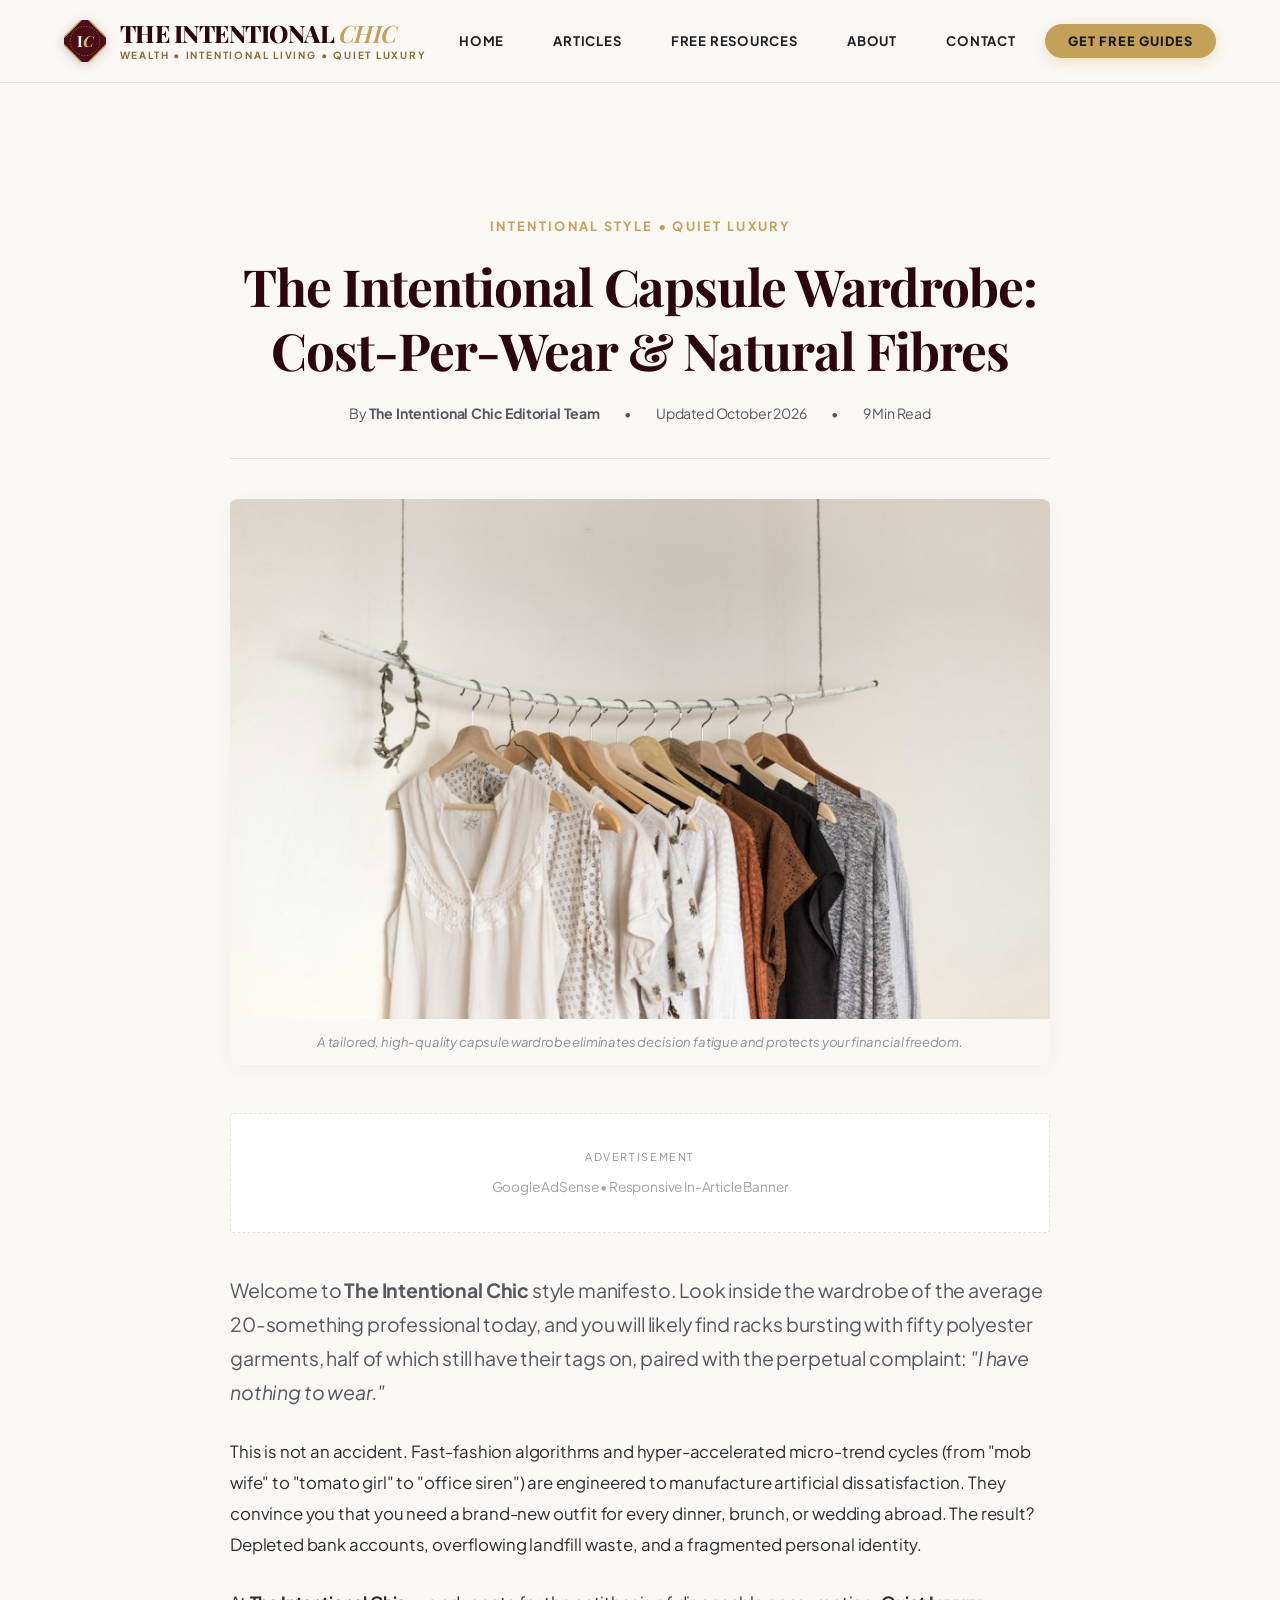
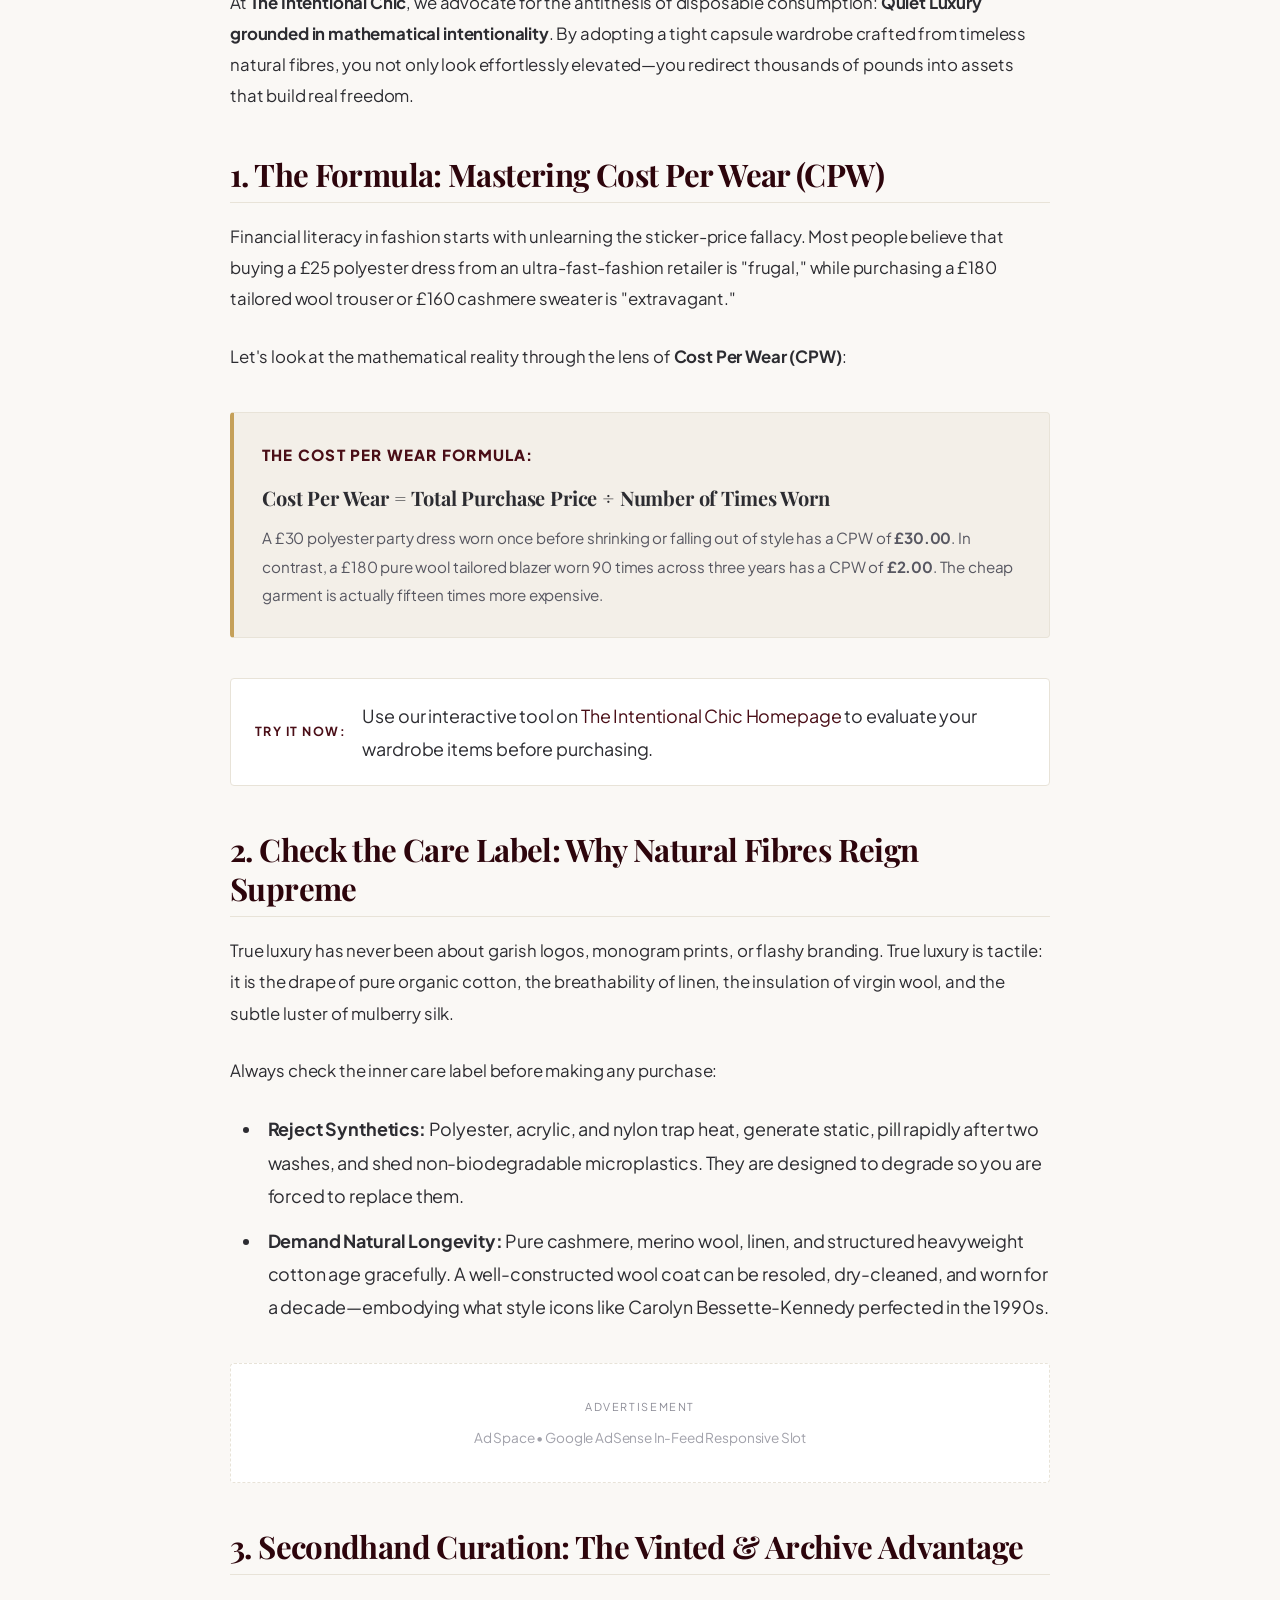
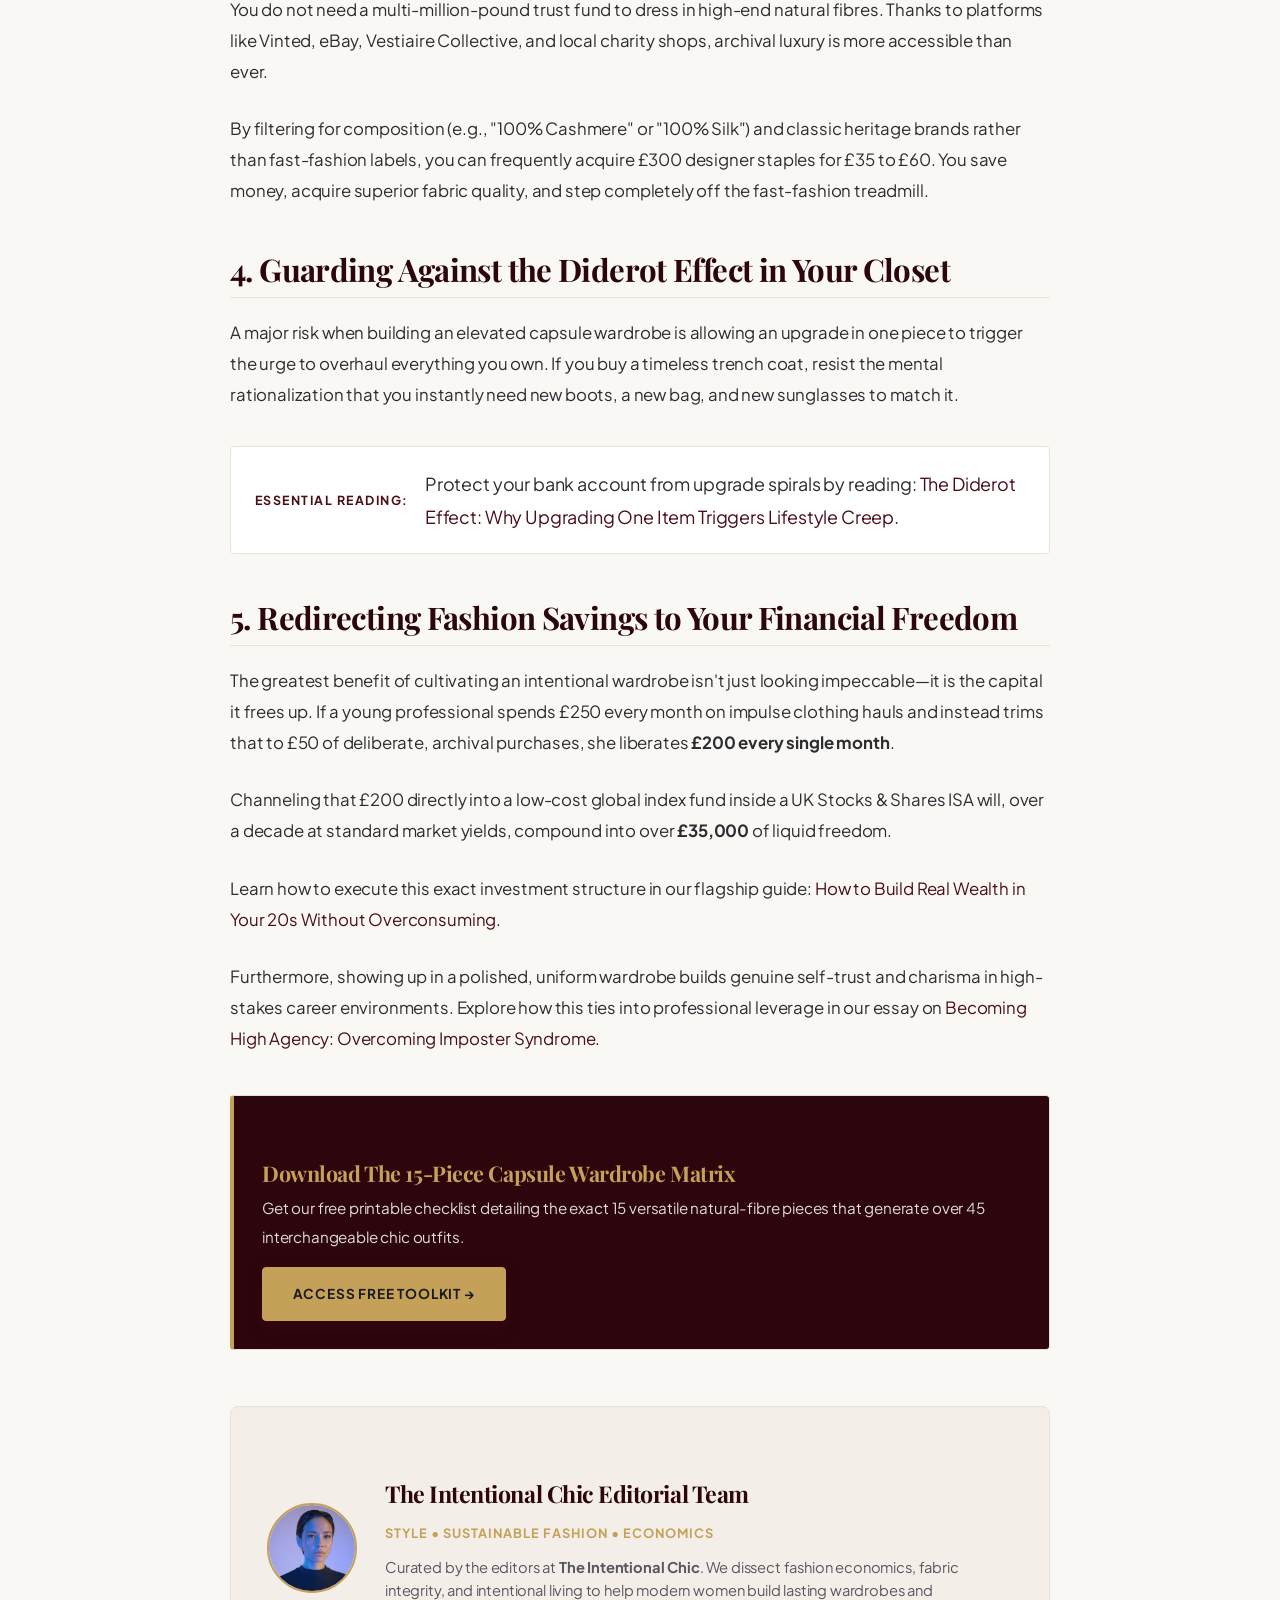
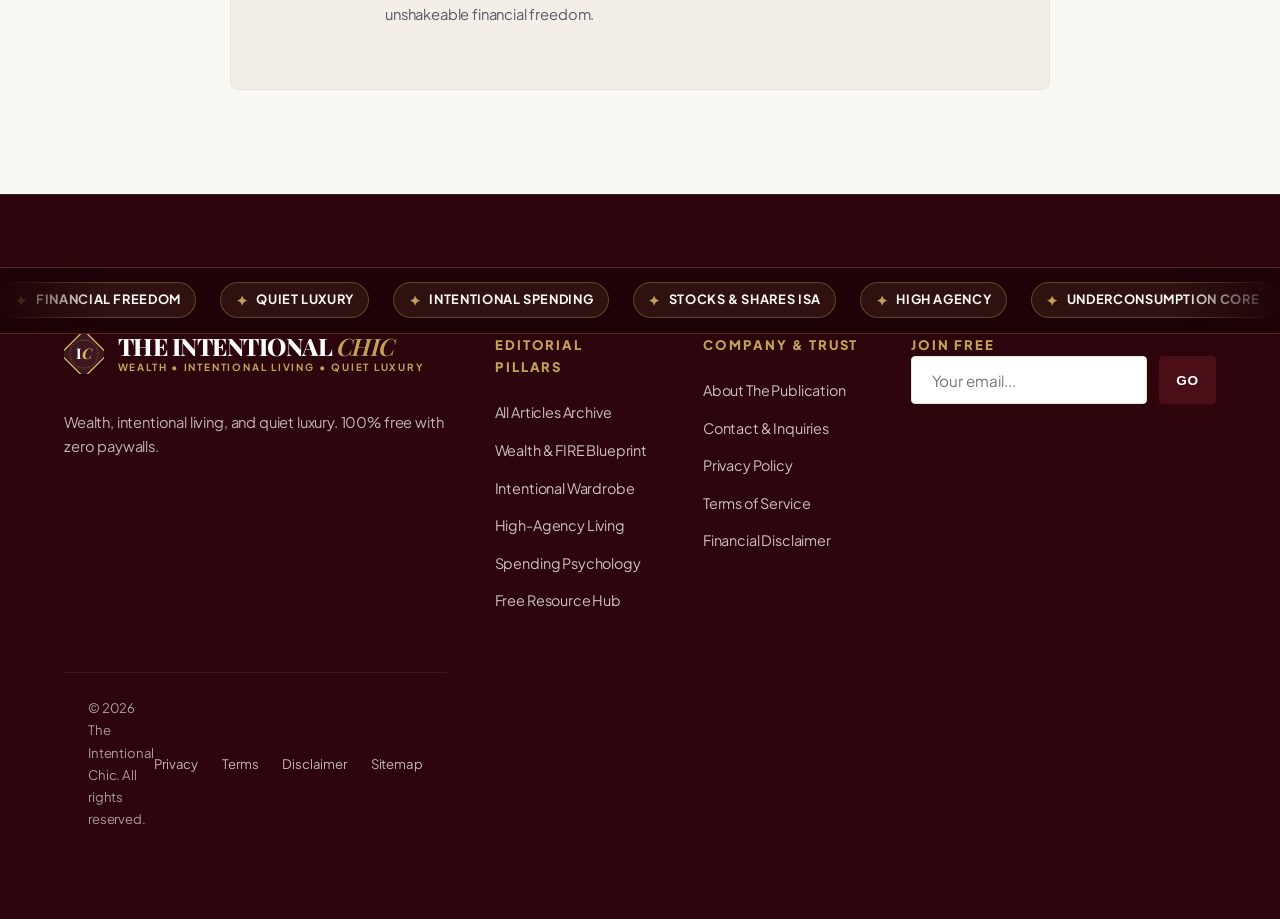
<file: quiet-luxury-capsule-wardrobe.html>
<!DOCTYPE html>
<html lang="en">
<head>
  <meta charset="UTF-8">
  <meta name="viewport" content="width=device-width, initial-scale=1.0">
  <title>The Intentional Capsule Wardrobe: Cost-Per-Wear &amp; Natural Fibres — The Intentional Chic</title>
  <meta name="description" content="Master quiet luxury and intentional fashion. Discover how to calculate cost-per-wear, curate natural fibres (wool, cashmere, silk), and avoid fast-fashion micro-trends with The Intentional Chic.">
  <meta name="keywords" content="quiet luxury, capsule wardrobe, cost per wear, natural fibres, underconsumption core, de-influencing, The Intentional Chic, Carolyn Bessette-Kennedy, frugal chic fashion">
  <link rel="canonical" href="https://www.theintentionalchic.com/quiet-luxury-capsule-wardrobe.html">

  <!-- Open Graph -->
  <meta property="og:type" content="article">
  <meta property="og:title" content="The Intentional Capsule Wardrobe: Cost-Per-Wear &amp; Natural Fibres — The Intentional Chic">
  <meta property="og:description" content="How to dress with understated elegance while saving thousands by quitting fast fashion and embracing true quiet luxury.">
  <meta property="og:image" content="images/quiet-luxury-capsule-wardrobe-staples.jpg">
  <meta property="og:url" content="https://www.theintentionalchic.com/quiet-luxury-capsule-wardrobe.html">

    <link rel="icon" type="image/svg+xml" href="images/favicon.svg">
  <link rel="stylesheet" href="styles.css">
  <link rel="preconnect" href="https://fonts.googleapis.com">
  <link rel="preconnect" href="https://fonts.gstatic.com" crossorigin>
  <link href="https://fonts.googleapis.com/css2?family=Playfair+Display:ital,wght@0,500;0,700;0,800;1,400;1,600&family=Plus+Jakarta+Sans:wght@400;500;600;700&display=swap" rel="stylesheet">

  <script type="application/ld+json">
  {
    "@context": "https://schema.org",
    "@type": "BlogPosting",
    "headline": "The Intentional Capsule Wardrobe: Cost-Per-Wear & Natural Fibres",
    "description": "An editorial guide to escaping micro-trends, understanding cost-per-wear, and investing in timeless natural fibres.",
    "image": "https://www.theintentionalchic.com/images/quiet-luxury-capsule-wardrobe-staples.jpg",
    "author": {
      "@type": "Organization",
      "name": "The Intentional Chic Editorial Team"
    },
    "publisher": {
      "@type": "Organization",
      "name": "The Intentional Chic",
      "logo": {
        "@type": "ImageObject",
        "url": "https://www.theintentionalchic.com/images/hero-intentional-chic-lifestyle.jpg"
      }
    },
    "datePublished": "2026-10-18",
    "dateModified": "2026-10-23"
  }
  </script>
</head>
<body>

  

  <!-- Site Header -->
  <header class="site-header">
    <div class="container nav-wrapper">
            <a href="index.html" class="brand-logo" aria-label="The Intentional Chic Home">
        <div class="logo-mark">
          <svg width="42" height="42" viewBox="0 0 60 60" fill="none" xmlns="http://www.w3.org/2000/svg">
            <rect x="5" y="5" width="50" height="50" rx="6" transform="rotate(45 30 30)" fill="#4a0e17" stroke="#c5a059" stroke-width="2"/>
            <circle cx="30" cy="30" r="21" stroke="#dfb76c" stroke-width="1" stroke-dasharray="2 2" stroke-opacity="0.6"/>
            <text x="23" y="38" font-family="'Playfair Display', Georgia, serif" font-size="22" font-weight="700" fill="#ffffff" text-anchor="middle">I</text>
            <text x="35" y="38" font-family="'Playfair Display', Georgia, serif" font-size="22" font-weight="700" font-style="italic" fill="#dfb76c" text-anchor="middle">C</text>
          </svg>
        </div>
        <div class="logo-text">
          <span class="logo-brand">THE INTENTIONAL <em>CHIC</em></span>
          <span class="logo-tagline">WEALTH &bull; INTENTIONAL LIVING &bull; QUIET LUXURY</span>
        </div>
      </a>

<nav>
        <ul class="main-nav">
          <li><a href="index.html" class="nav-link">Home</a></li>
          <li><a href="articles.html" class="nav-link">Articles</a></li>
          <li><a href="free-resources.html" class="nav-link">Free Resources</a></li>
          <li><a href="about.html" class="nav-link">About</a></li>
          <li><a href="contact.html" class="nav-link">Contact</a></li>
          <li><a href="free-resources.html" class="nav-cta">Get Free Guides</a></li>
        </ul>
      </nav>

      <button class="mobile-menu-btn" aria-label="Toggle navigation menu" aria-expanded="false">&#9776;</button>
    </div>
  </header>

  <!-- Article Container -->
  <article class="container article-container section-pad">
    <header class="article-header">
      <span class="article-category-badge">Intentional Style &bull; Quiet Luxury</span>
      <h1 class="article-hero-title">The Intentional Capsule Wardrobe: Cost-Per-Wear &amp; Natural Fibres</h1>
      <div class="article-byline">
        <span>By <strong>The Intentional Chic Editorial Team</strong></span>
        <span>&bull;</span>
        <span>Updated October 2026</span>
        <span>&bull;</span>
        <span>9 Min Read</span>
      </div>
    </header>

    <figure class="article-featured-image">
      <img src="images/quiet-luxury-capsule-wardrobe-staples.jpg" alt="Aesthetic neutral quiet luxury capsule wardrobe with natural fibres" width="900" height="600">
      <figcaption>A tailored, high-quality capsule wardrobe eliminates decision fatigue and protects your financial freedom.</figcaption>
    </figure>

    <!-- Top AdSense Slot -->
    <div class="adsense-slot" aria-label="Advertisement Banner">
      <span class="adsense-label">Advertisement</span>
      <div style="font-size: 0.85rem; color: #a1a1aa;">Google AdSense &bull; Responsive In-Article Banner</div>
    </div>

    <!-- Article Content -->
    <div class="article-content">
      <p class="lead-text">
        Welcome to <strong>The Intentional Chic</strong> style manifesto. Look inside the wardrobe of the average 20-something professional today, and you will likely find racks bursting with fifty polyester garments, half of which still have their tags on, paired with the perpetual complaint: <em>"I have nothing to wear."</em>
      </p>

      <p>
        This is not an accident. Fast-fashion algorithms and hyper-accelerated micro-trend cycles (from "mob wife" to "tomato girl" to "office siren") are engineered to manufacture artificial dissatisfaction. They convince you that you need a brand-new outfit for every dinner, brunch, or wedding abroad. The result? Depleted bank accounts, overflowing landfill waste, and a fragmented personal identity.
      </p>

      <p>
        At <strong>The Intentional Chic</strong>, we advocate for the antithesis of disposable consumption: <strong>Quiet Luxury grounded in mathematical intentionality</strong>. By adopting a tight capsule wardrobe crafted from timeless natural fibres, you not only look effortlessly elevated—you redirect thousands of pounds into assets that build real freedom.
      </p>

      <h2>1. The Formula: Mastering Cost Per Wear (CPW)</h2>
      <p>
        Financial literacy in fashion starts with unlearning the sticker-price fallacy. Most people believe that buying a £25 polyester dress from an ultra-fast-fashion retailer is "frugal," while purchasing a £180 tailored wool trouser or £160 cashmere sweater is "extravagant."
      </p>
      <p>
        Let's look at the mathematical reality through the lens of <strong>Cost Per Wear (CPW)</strong>:
      </p>

      <div class="editorial-callout">
        <div class="editorial-callout-title">The Cost Per Wear Formula:</div>
        <p style="margin-bottom: 0.5rem; font-family: var(--font-serif); font-size: 1.25rem;">
          <strong>Cost Per Wear = Total Purchase Price &divide; Number of Times Worn</strong>
        </p>
        <p style="font-size: 0.95rem; color: var(--color-text-muted); margin-bottom: 0;">
          A £30 polyester party dress worn once before shrinking or falling out of style has a CPW of <strong>£30.00</strong>. In contrast, a £180 pure wool tailored blazer worn 90 times across three years has a CPW of <strong>£2.00</strong>. The cheap garment is actually fifteen times more expensive.
        </p>
      </div>

      <!-- Internal Link 1 to Homepage Interactive Tool -->
      <div class="internal-read-next">
        <strong>Try It Now:</strong>
        <span>Use our interactive tool on <a href="index.html">The Intentional Chic Homepage</a> to evaluate your wardrobe items before purchasing.</span>
      </div>

      <h2>2. Check the Care Label: Why Natural Fibres Reign Supreme</h2>
      <p>
        True luxury has never been about garish logos, monogram prints, or flashy branding. True luxury is tactile: it is the drape of pure organic cotton, the breathability of linen, the insulation of virgin wool, and the subtle luster of mulberry silk.
      </p>
      <p>
        Always check the inner care label before making any purchase:
      </p>
      <ul>
        <li><strong>Reject Synthetics:</strong> Polyester, acrylic, and nylon trap heat, generate static, pill rapidly after two washes, and shed non-biodegradable microplastics. They are designed to degrade so you are forced to replace them.</li>
        <li><strong>Demand Natural Longevity:</strong> Pure cashmere, merino wool, linen, and structured heavyweight cotton age gracefully. A well-constructed wool coat can be resoled, dry-cleaned, and worn for a decade—embodying what style icons like Carolyn Bessette-Kennedy perfected in the 1990s.</li>
      </ul>

      <!-- Mid AdSense Placement -->
      <div class="adsense-slot" aria-label="Advertisement Banner">
        <span class="adsense-label">Advertisement</span>
        <div style="font-size: 0.85rem; color: #a1a1aa;">Ad Space &bull; Google AdSense In-Feed Responsive Slot</div>
      </div>

      <h2>3. Secondhand Curation: The Vinted &amp; Archive Advantage</h2>
      <p>
        You do not need a multi-million-pound trust fund to dress in high-end natural fibres. Thanks to platforms like Vinted, eBay, Vestiaire Collective, and local charity shops, archival luxury is more accessible than ever.
      </p>
      <p>
        By filtering for composition (e.g., "100% Cashmere" or "100% Silk") and classic heritage brands rather than fast-fashion labels, you can frequently acquire £300 designer staples for £35 to £60. You save money, acquire superior fabric quality, and step completely off the fast-fashion treadmill.
      </p>

      <h2>4. Guarding Against the Diderot Effect in Your Closet</h2>
      <p>
        A major risk when building an elevated capsule wardrobe is allowing an upgrade in one piece to trigger the urge to overhaul everything you own. If you buy a timeless trench coat, resist the mental rationalization that you instantly need new boots, a new bag, and new sunglasses to match it.
      </p>

      <!-- Internal Link 2 to Diderot Effect -->
      <div class="internal-read-next">
        <strong>Essential Reading:</strong>
        <span>Protect your bank account from upgrade spirals by reading: <a href="diderot-effect-mindful-spending.html">The Diderot Effect: Why Upgrading One Item Triggers Lifestyle Creep</a>.</span>
      </div>

      <h2>5. Redirecting Fashion Savings to Your Financial Freedom</h2>
      <p>
        The greatest benefit of cultivating an intentional wardrobe isn't just looking impeccable—it is the capital it frees up. If a young professional spends £250 every month on impulse clothing hauls and instead trims that to £50 of deliberate, archival purchases, she liberates <strong>£200 every single month</strong>.
      </p>
      <p>
        Channeling that £200 directly into a low-cost global index fund inside a UK Stocks &amp; Shares ISA will, over a decade at standard market yields, compound into over <strong>£35,000</strong> of liquid freedom.
      </p>

      <!-- Internal Link 3 to Wealth Guide -->
      <p>
        Learn how to execute this exact investment structure in our flagship guide: <a href="building-wealth-in-your-20s.html">How to Build Real Wealth in Your 20s Without Overconsuming</a>.
      </p>

      <!-- Internal Link 4 to High Agency -->
      <p>
        Furthermore, showing up in a polished, uniform wardrobe builds genuine self-trust and charisma in high-stakes career environments. Explore how this ties into professional leverage in our essay on <a href="high-agency-financial-freedom.html">Becoming High Agency: Overcoming Imposter Syndrome</a>.
      </p>

      <!-- Free Resource CTA -->
      <div class="editorial-callout" style="background: var(--color-primary-dark); color: #fff;">
        <h3 style="color: var(--color-accent-gold); margin-bottom: 0.5rem; font-size: 1.35rem;">Download The 15-Piece Capsule Wardrobe Matrix</h3>
        <p style="color: rgba(255, 255, 255, 0.85); font-size: 0.95rem; margin-bottom: 1rem;">
          Get our free printable checklist detailing the exact 15 versatile natural-fibre pieces that generate over 45 interchangeable chic outfits.
        </p>
        <a href="free-resources.html" class="btn-primary" style="background: var(--color-accent-gold); color: #1a1a1a; border-color: var(--color-accent-gold);">Access Free Toolkit &rarr;</a>
      </div>

      <!-- Author Bio -->
      <div class="author-box">
        <img src="images/founder-editorial-portrait.jpg" alt="Editorial Director" class="author-avatar">
        <div class="author-info">
          <h3>The Intentional Chic Editorial Team</h3>
          <span class="author-role">Style &bull; Sustainable Fashion &bull; Economics</span>
          <p class="author-bio">
            Curated by the editors at <strong>The Intentional Chic</strong>. We dissect fashion economics, fabric integrity, and intentional living to help modern women build lasting wardrobes and unshakeable financial freedom.
          </p>
        </div>
      </div>

    </div>
  </article>

  <!-- Site Footer -->
  <footer class="site-footer">
  <!-- Animated Trending NLP Keywords Ticker -->
  <div class="footer-ticker-section" aria-label="Core Editorial Topics and Keywords">
    <div class="footer-ticker-wrapper">
      <div class="footer-ticker-track">
        <span class="ticker-chip"><span class="ticker-sparkle">&#10022;</span> Financial Freedom</span>
        <span class="ticker-chip"><span class="ticker-sparkle">&#10022;</span> Quiet Luxury</span>
        <span class="ticker-chip"><span class="ticker-sparkle">&#10022;</span> Intentional Spending</span>
        <span class="ticker-chip"><span class="ticker-sparkle">&#10022;</span> Stocks &amp; Shares ISA</span>
        <span class="ticker-chip"><span class="ticker-sparkle">&#10022;</span> High Agency</span>
        <span class="ticker-chip"><span class="ticker-sparkle">&#10022;</span> Underconsumption Core</span>
        <span class="ticker-chip"><span class="ticker-sparkle">&#10022;</span> Cost Per Wear</span>
        <span class="ticker-chip"><span class="ticker-sparkle">&#10022;</span> Compound Interest</span>
        <span class="ticker-chip"><span class="ticker-sparkle">&#10022;</span> Forever Wardrobe</span>
        <span class="ticker-chip"><span class="ticker-sparkle">&#10022;</span> Net Worth Building</span>
        <span class="ticker-chip"><span class="ticker-sparkle">&#10022;</span> Diderot Effect</span>
        <span class="ticker-chip"><span class="ticker-sparkle">&#10022;</span> Work-Optionality</span>
        <span class="ticker-chip"><span class="ticker-sparkle">&#10022;</span> Natural Fibres</span>
        <span class="ticker-chip"><span class="ticker-sparkle">&#10022;</span> Loud Budgeting</span>
        <!-- Repeated for seamless 100% loop -->
        <span class="ticker-chip"><span class="ticker-sparkle">&#10022;</span> Financial Freedom</span>
        <span class="ticker-chip"><span class="ticker-sparkle">&#10022;</span> Quiet Luxury</span>
        <span class="ticker-chip"><span class="ticker-sparkle">&#10022;</span> Intentional Spending</span>
        <span class="ticker-chip"><span class="ticker-sparkle">&#10022;</span> Stocks &amp; Shares ISA</span>
        <span class="ticker-chip"><span class="ticker-sparkle">&#10022;</span> High Agency</span>
        <span class="ticker-chip"><span class="ticker-sparkle">&#10022;</span> Underconsumption Core</span>
        <span class="ticker-chip"><span class="ticker-sparkle">&#10022;</span> Cost Per Wear</span>
        <span class="ticker-chip"><span class="ticker-sparkle">&#10022;</span> Compound Interest</span>
        <span class="ticker-chip"><span class="ticker-sparkle">&#10022;</span> Forever Wardrobe</span>
        <span class="ticker-chip"><span class="ticker-sparkle">&#10022;</span> Net Worth Building</span>
        <span class="ticker-chip"><span class="ticker-sparkle">&#10022;</span> Diderot Effect</span>
        <span class="ticker-chip"><span class="ticker-sparkle">&#10022;</span> Work-Optionality</span>
        <span class="ticker-chip"><span class="ticker-sparkle">&#10022;</span> Natural Fibres</span>
        <span class="ticker-chip"><span class="ticker-sparkle">&#10022;</span> Loud Budgeting</span>
      </div>
    </div>
  </div>

    <div class="container footer-grid">
            <div class="footer-brand">
        <a href="index.html" class="brand-logo footer-brand-logo" aria-label="The Intentional Chic Home">
          <div class="logo-mark">
            <svg width="40" height="40" viewBox="0 0 60 60" fill="none" xmlns="http://www.w3.org/2000/svg">
              <rect x="5" y="5" width="50" height="50" rx="6" transform="rotate(45 30 30)" fill="rgba(255,255,255,0.08)" stroke="#dfb76c" stroke-width="2"/>
              <circle cx="30" cy="30" r="21" stroke="#f3d89d" stroke-width="1" stroke-dasharray="2 2" stroke-opacity="0.5"/>
              <text x="23" y="38" font-family="'Playfair Display', Georgia, serif" font-size="22" font-weight="700" fill="#ffffff" text-anchor="middle">I</text>
              <text x="35" y="38" font-family="'Playfair Display', Georgia, serif" font-size="22" font-weight="700" font-style="italic" fill="#dfb76c" text-anchor="middle">C</text>
            </svg>
          </div>
          <div class="logo-text">
            <span class="logo-brand">THE INTENTIONAL <em>CHIC</em></span>
            <span class="logo-tagline">WEALTH &bull; INTENTIONAL LIVING &bull; QUIET LUXURY</span>
          </div>
        </a>
        <p class="footer-desc">
          Wealth, intentional living, and quiet luxury. 100% free with zero paywalls.
        </p>
      </div>

      <div>
        <div class="footer-heading">Editorial Pillars</div>
        <ul class="footer-links">
          <li><a href="articles.html">All Articles Archive</a></li>
          <li><a href="building-wealth-in-your-20s.html">Wealth &amp; FIRE Blueprint</a></li>
          <li><a href="quiet-luxury-capsule-wardrobe.html">Intentional Wardrobe</a></li>
          <li><a href="high-agency-financial-freedom.html">High-Agency Living</a></li>
          <li><a href="diderot-effect-mindful-spending.html">Spending Psychology</a></li>
          <li><a href="free-resources.html">Free Resource Hub</a></li>
        </ul>
      </div>

      <div>
        <div class="footer-heading">Company &amp; Trust</div>
        <ul class="footer-links">
          <li><a href="about.html">About The Publication</a></li>
          <li><a href="contact.html">Contact &amp; Inquiries</a></li>
          <li><a href="privacy-policy.html">Privacy Policy</a></li>
          <li><a href="terms-of-service.html">Terms of Service</a></li>
          <li><a href="disclaimer.html">Financial Disclaimer</a></li>
        </ul>
      </div>

      <div>
        <div class="footer-heading">Join Free</h4>
        <form class="newsletter-form" style="margin: 0;">
          <input type="email" class="newsletter-input" placeholder="Your email..." required aria-label="Email">
          <button type="submit" class="btn-primary" style="padding: 0.65rem 1rem;">Go</button>
        </form>
      </div>
    </div>

    <div class="container footer-bottom">
      <div>&copy; 2026 The Intentional Chic. All rights reserved.</div>
      <div style="display: flex; gap: 1.5rem;">
        <a href="privacy-policy.html" style="color: rgba(255,255,255,0.7);">Privacy</a>
        <a href="terms-of-service.html" style="color: rgba(255,255,255,0.7);">Terms</a>
        <a href="disclaimer.html" style="color: rgba(255,255,255,0.7);">Disclaimer</a>
        <a href="sitemap.xml" style="color: rgba(255,255,255,0.7);">Sitemap</a>
      </div>
    </div>
  </footer>

  <script src="main.js"></script>
</body>
</html>
</file>
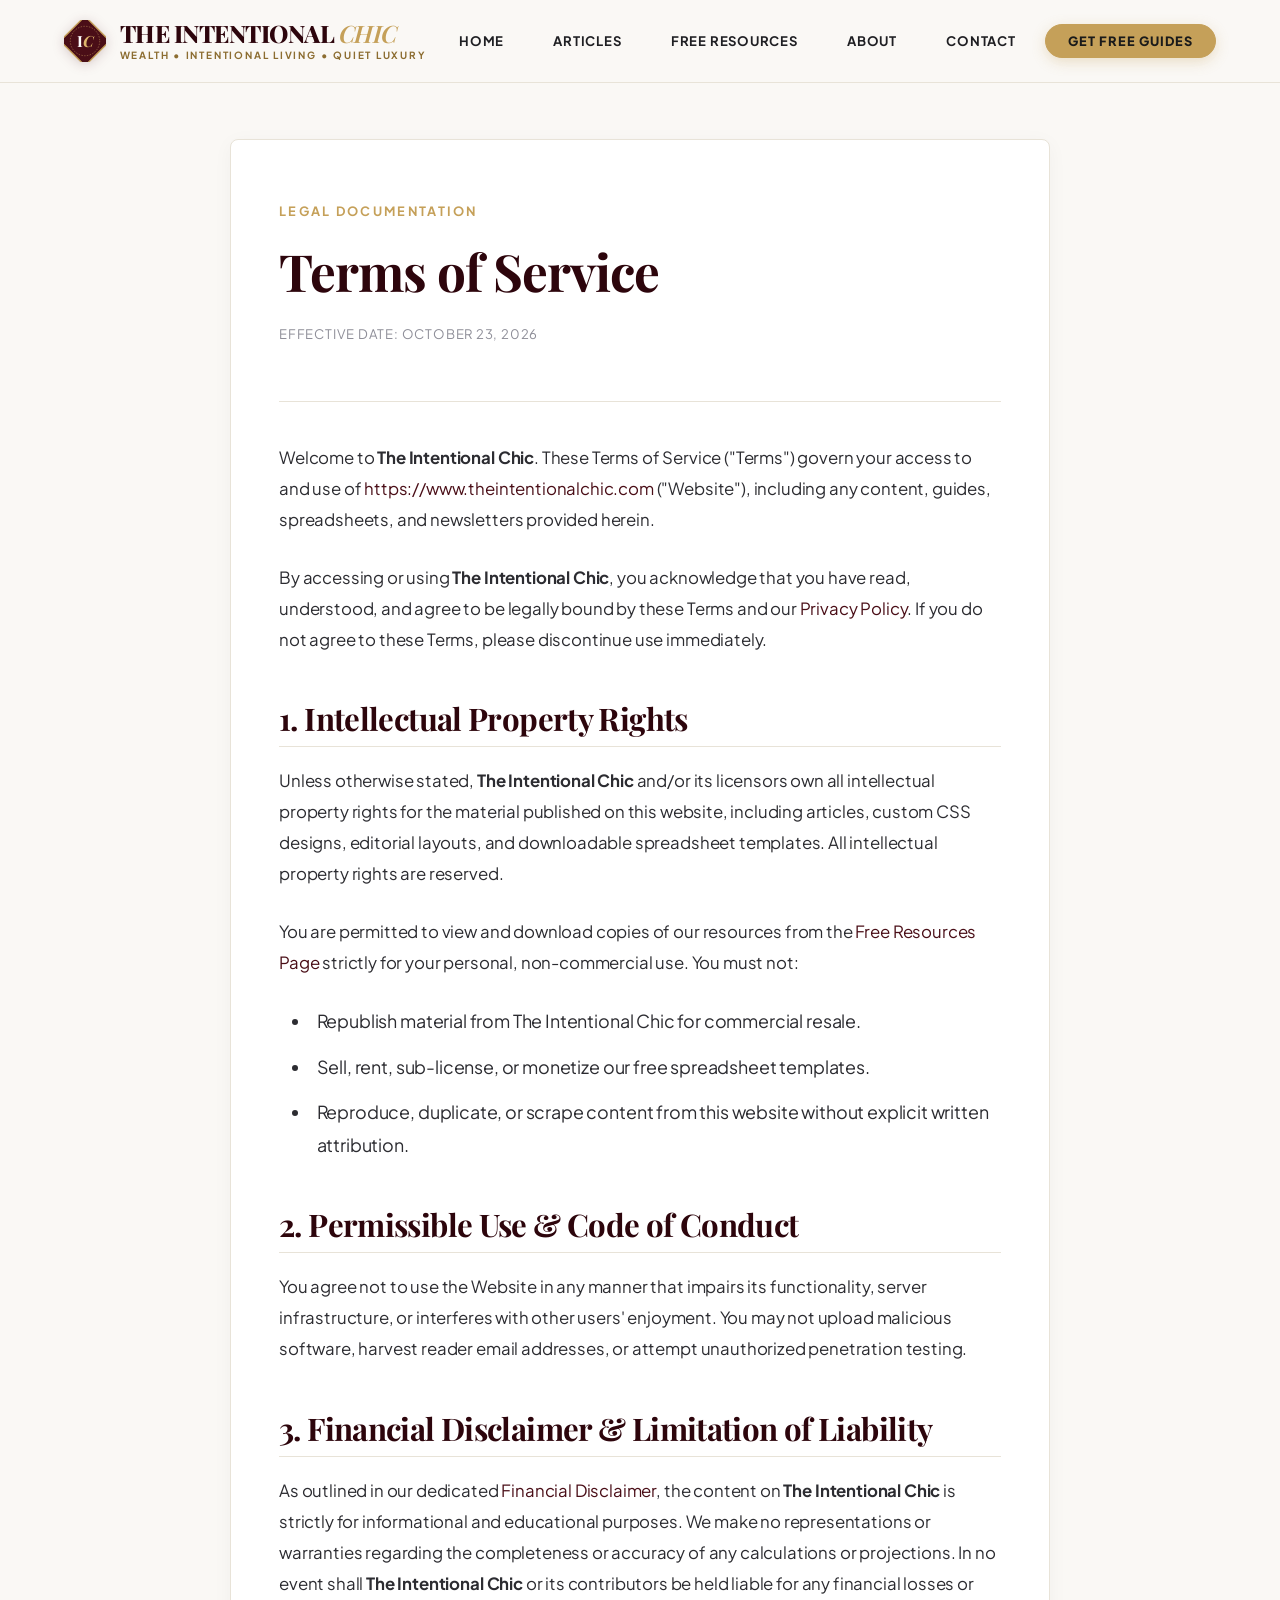
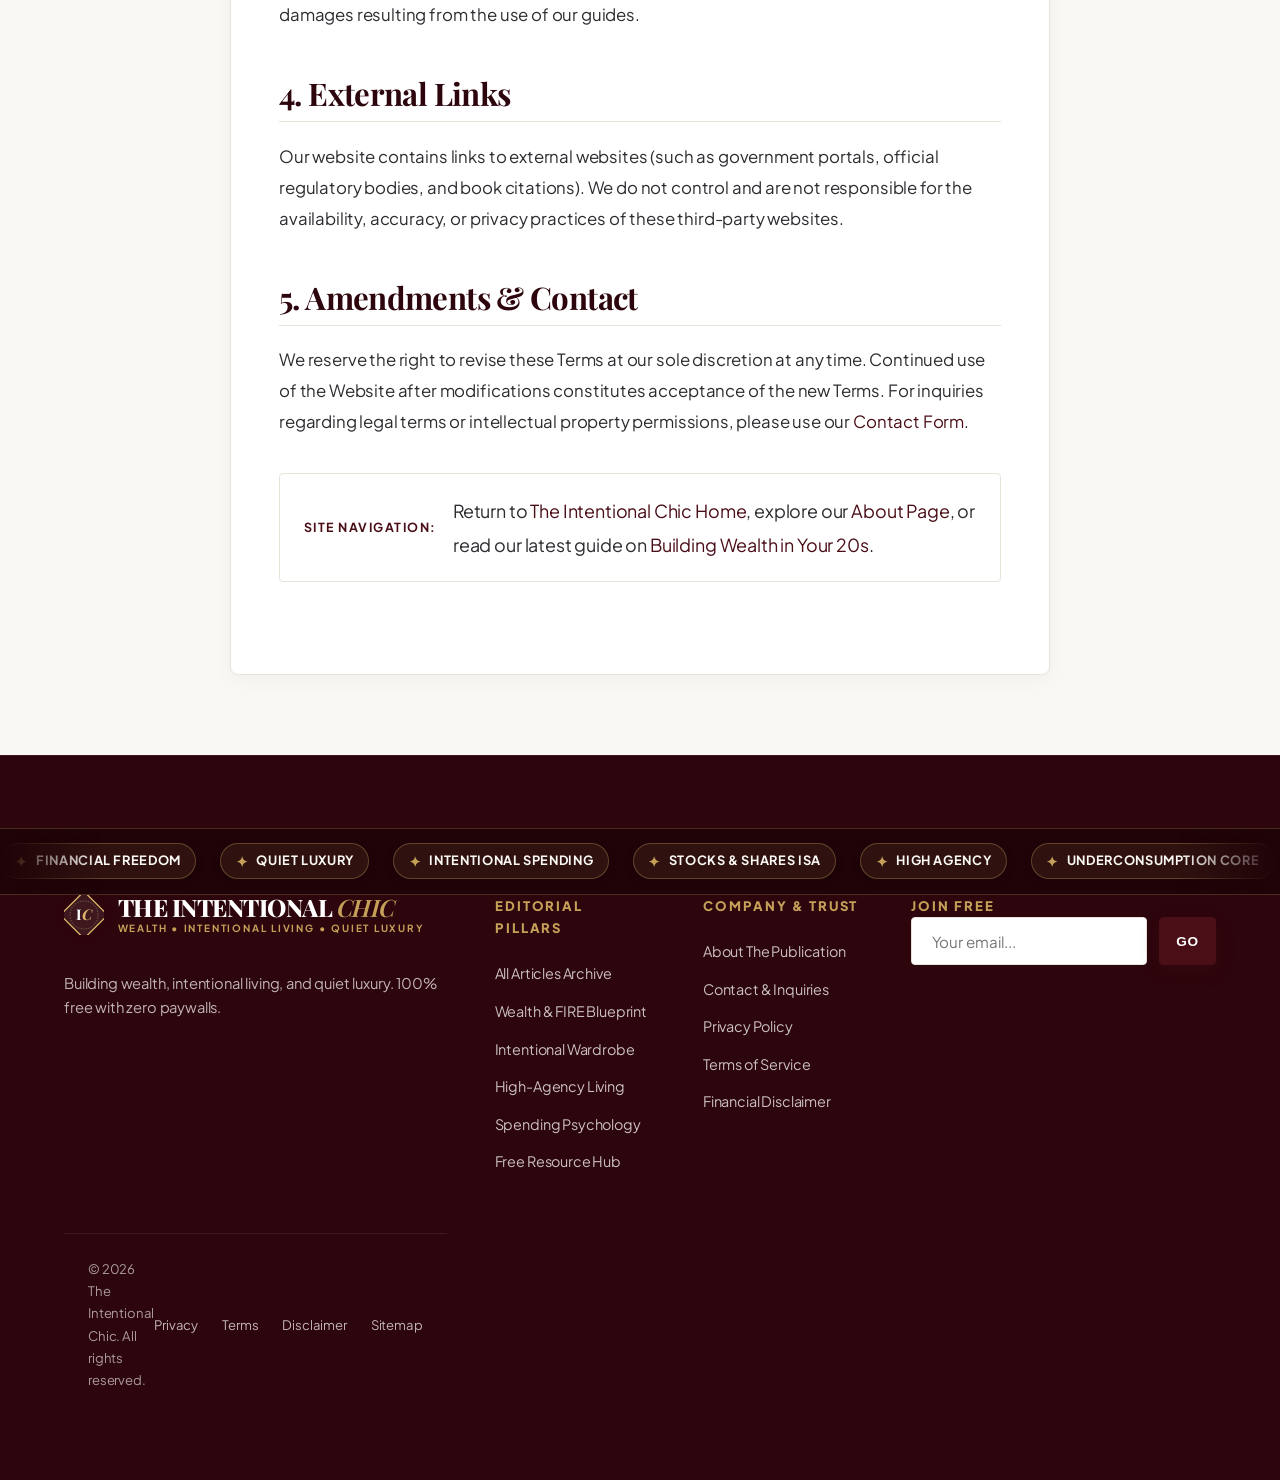
<file: terms-of-service.html>
<!DOCTYPE html>
<html lang="en">
<head>
  <meta charset="UTF-8">
  <meta name="viewport" content="width=device-width, initial-scale=1.0">
  <title>Terms of Service — The Intentional Chic</title>
  <meta name="description" content="Terms of Service and Conditions of Use for The Intentional Chic website and free publications.">
  <link rel="canonical" href="https://www.theintentionalchic.com/terms-of-service.html">

    <link rel="icon" type="image/svg+xml" href="images/favicon.svg">
  <link rel="stylesheet" href="styles.css">
  <link rel="preconnect" href="https://fonts.googleapis.com">
  <link rel="preconnect" href="https://fonts.gstatic.com" crossorigin>
  <link href="https://fonts.googleapis.com/css2?family=Playfair+Display:ital,wght@0,500;0,700;0,800;1,400;1,600&family=Plus+Jakarta+Sans:wght@400;500;600;700&display=swap" rel="stylesheet">
</head>
<body>

  <!-- Site Header -->
  <header class="site-header">
    <div class="container nav-wrapper">
            <a href="index.html" class="brand-logo" aria-label="The Intentional Chic Home">
        <div class="logo-mark">
          <svg width="42" height="42" viewBox="0 0 60 60" fill="none" xmlns="http://www.w3.org/2000/svg">
            <rect x="5" y="5" width="50" height="50" rx="6" transform="rotate(45 30 30)" fill="#4a0e17" stroke="#c5a059" stroke-width="2"/>
            <circle cx="30" cy="30" r="21" stroke="#dfb76c" stroke-width="1" stroke-dasharray="2 2" stroke-opacity="0.6"/>
            <text x="23" y="38" font-family="'Playfair Display', Georgia, serif" font-size="22" font-weight="700" fill="#ffffff" text-anchor="middle">I</text>
            <text x="35" y="38" font-family="'Playfair Display', Georgia, serif" font-size="22" font-weight="700" font-style="italic" fill="#dfb76c" text-anchor="middle">C</text>
          </svg>
        </div>
        <div class="logo-text">
          <span class="logo-brand">THE INTENTIONAL <em>CHIC</em></span>
          <span class="logo-tagline">WEALTH &bull; INTENTIONAL LIVING &bull; QUIET LUXURY</span>
        </div>
      </a>

<nav>
        <ul class="main-nav">
          <li><a href="index.html" class="nav-link">Home</a></li>
          <li><a href="articles.html" class="nav-link">Articles</a></li>
          <li><a href="free-resources.html" class="nav-link">Free Resources</a></li>
          <li><a href="about.html" class="nav-link">About</a></li>
          <li><a href="contact.html" class="nav-link">Contact</a></li>
          <li><a href="free-resources.html" class="nav-cta">Get Free Guides</a></li>
        </ul>
      </nav>

      <button class="mobile-menu-btn" aria-label="Toggle navigation menu" aria-expanded="false">&#9776;</button>
    </div>
  </header>

  <!-- Legal Container -->
  <main class="container">
    <div class="legal-wrapper">
      <header class="article-header" style="text-align: left; padding: 0 0 1.5rem 0;">
        <span class="article-category-badge">Legal Documentation</span>
        <h1 class="article-hero-title" style="margin-left: 0;">Terms of Service</h1>
        <div class="legal-meta">Effective Date: October 23, 2026</div>
      </header>

      <div class="article-content">
        <p>
          Welcome to <strong>The Intentional Chic</strong>. These Terms of Service ("Terms") govern your access to and use of <a href="https://www.theintentionalchic.com">https://www.theintentionalchic.com</a> ("Website"), including any content, guides, spreadsheets, and newsletters provided herein.
        </p>

        <p>
          By accessing or using <strong>The Intentional Chic</strong>, you acknowledge that you have read, understood, and agree to be legally bound by these Terms and our <a href="privacy-policy.html">Privacy Policy</a>. If you do not agree to these Terms, please discontinue use immediately.
        </p>

        <h2>1. Intellectual Property Rights</h2>
        <p>
          Unless otherwise stated, <strong>The Intentional Chic</strong> and/or its licensors own all intellectual property rights for the material published on this website, including articles, custom CSS designs, editorial layouts, and downloadable spreadsheet templates. All intellectual property rights are reserved.
        </p>
        <p>
          You are permitted to view and download copies of our resources from the <a href="free-resources.html">Free Resources Page</a> strictly for your personal, non-commercial use. You must not:
        </p>
        <ul>
          <li>Republish material from The Intentional Chic for commercial resale.</li>
          <li>Sell, rent, sub-license, or monetize our free spreadsheet templates.</li>
          <li>Reproduce, duplicate, or scrape content from this website without explicit written attribution.</li>
        </ul>

        <h2>2. Permissible Use &amp; Code of Conduct</h2>
        <p>
          You agree not to use the Website in any manner that impairs its functionality, server infrastructure, or interferes with other users' enjoyment. You may not upload malicious software, harvest reader email addresses, or attempt unauthorized penetration testing.
        </p>

        <h2>3. Financial Disclaimer &amp; Limitation of Liability</h2>
        <p>
          As outlined in our dedicated <a href="disclaimer.html">Financial Disclaimer</a>, the content on <strong>The Intentional Chic</strong> is strictly for informational and educational purposes. We make no representations or warranties regarding the completeness or accuracy of any calculations or projections. In no event shall <strong>The Intentional Chic</strong> or its contributors be held liable for any financial losses or damages resulting from the use of our guides.
        </p>

        <h2>4. External Links</h2>
        <p>
          Our website contains links to external websites (such as government portals, official regulatory bodies, and book citations). We do not control and are not responsible for the availability, accuracy, or privacy practices of these third-party websites.
        </p>

        <h2>5. Amendments &amp; Contact</h2>
        <p>
          We reserve the right to revise these Terms at our sole discretion at any time. Continued use of the Website after modifications constitutes acceptance of the new Terms. For inquiries regarding legal terms or intellectual property permissions, please use our <a href="contact.html">Contact Form</a>.
        </p>

        <!-- Internal Links Box -->
        <div class="internal-read-next">
          <strong>Site Navigation:</strong>
          <span>
            Return to <a href="index.html">The Intentional Chic Home</a>, explore our <a href="about.html">About Page</a>, or read our latest guide on <a href="building-wealth-in-your-20s.html">Building Wealth in Your 20s</a>.
          </span>
        </div>

      </div>
    </div>
  </main>

  <!-- Site Footer -->
  <footer class="site-footer">
  <!-- Animated Trending NLP Keywords Ticker -->
  <div class="footer-ticker-section" aria-label="Core Editorial Topics and Keywords">
    <div class="footer-ticker-wrapper">
      <div class="footer-ticker-track">
        <span class="ticker-chip"><span class="ticker-sparkle">&#10022;</span> Financial Freedom</span>
        <span class="ticker-chip"><span class="ticker-sparkle">&#10022;</span> Quiet Luxury</span>
        <span class="ticker-chip"><span class="ticker-sparkle">&#10022;</span> Intentional Spending</span>
        <span class="ticker-chip"><span class="ticker-sparkle">&#10022;</span> Stocks &amp; Shares ISA</span>
        <span class="ticker-chip"><span class="ticker-sparkle">&#10022;</span> High Agency</span>
        <span class="ticker-chip"><span class="ticker-sparkle">&#10022;</span> Underconsumption Core</span>
        <span class="ticker-chip"><span class="ticker-sparkle">&#10022;</span> Cost Per Wear</span>
        <span class="ticker-chip"><span class="ticker-sparkle">&#10022;</span> Compound Interest</span>
        <span class="ticker-chip"><span class="ticker-sparkle">&#10022;</span> Forever Wardrobe</span>
        <span class="ticker-chip"><span class="ticker-sparkle">&#10022;</span> Net Worth Building</span>
        <span class="ticker-chip"><span class="ticker-sparkle">&#10022;</span> Diderot Effect</span>
        <span class="ticker-chip"><span class="ticker-sparkle">&#10022;</span> Work-Optionality</span>
        <span class="ticker-chip"><span class="ticker-sparkle">&#10022;</span> Natural Fibres</span>
        <span class="ticker-chip"><span class="ticker-sparkle">&#10022;</span> Loud Budgeting</span>
        <!-- Repeated for seamless 100% loop -->
        <span class="ticker-chip"><span class="ticker-sparkle">&#10022;</span> Financial Freedom</span>
        <span class="ticker-chip"><span class="ticker-sparkle">&#10022;</span> Quiet Luxury</span>
        <span class="ticker-chip"><span class="ticker-sparkle">&#10022;</span> Intentional Spending</span>
        <span class="ticker-chip"><span class="ticker-sparkle">&#10022;</span> Stocks &amp; Shares ISA</span>
        <span class="ticker-chip"><span class="ticker-sparkle">&#10022;</span> High Agency</span>
        <span class="ticker-chip"><span class="ticker-sparkle">&#10022;</span> Underconsumption Core</span>
        <span class="ticker-chip"><span class="ticker-sparkle">&#10022;</span> Cost Per Wear</span>
        <span class="ticker-chip"><span class="ticker-sparkle">&#10022;</span> Compound Interest</span>
        <span class="ticker-chip"><span class="ticker-sparkle">&#10022;</span> Forever Wardrobe</span>
        <span class="ticker-chip"><span class="ticker-sparkle">&#10022;</span> Net Worth Building</span>
        <span class="ticker-chip"><span class="ticker-sparkle">&#10022;</span> Diderot Effect</span>
        <span class="ticker-chip"><span class="ticker-sparkle">&#10022;</span> Work-Optionality</span>
        <span class="ticker-chip"><span class="ticker-sparkle">&#10022;</span> Natural Fibres</span>
        <span class="ticker-chip"><span class="ticker-sparkle">&#10022;</span> Loud Budgeting</span>
      </div>
    </div>
  </div>

    <div class="container footer-grid">
            <div class="footer-brand">
        <a href="index.html" class="brand-logo footer-brand-logo" aria-label="The Intentional Chic Home">
          <div class="logo-mark">
            <svg width="40" height="40" viewBox="0 0 60 60" fill="none" xmlns="http://www.w3.org/2000/svg">
              <rect x="5" y="5" width="50" height="50" rx="6" transform="rotate(45 30 30)" fill="rgba(255,255,255,0.08)" stroke="#dfb76c" stroke-width="2"/>
              <circle cx="30" cy="30" r="21" stroke="#f3d89d" stroke-width="1" stroke-dasharray="2 2" stroke-opacity="0.5"/>
              <text x="23" y="38" font-family="'Playfair Display', Georgia, serif" font-size="22" font-weight="700" fill="#ffffff" text-anchor="middle">I</text>
              <text x="35" y="38" font-family="'Playfair Display', Georgia, serif" font-size="22" font-weight="700" font-style="italic" fill="#dfb76c" text-anchor="middle">C</text>
            </svg>
          </div>
          <div class="logo-text">
            <span class="logo-brand">THE INTENTIONAL <em>CHIC</em></span>
            <span class="logo-tagline">WEALTH &bull; INTENTIONAL LIVING &bull; QUIET LUXURY</span>
          </div>
        </a>
        <p class="footer-desc">
          Building wealth, intentional living, and quiet luxury. 100% free with zero paywalls.
        </p>
      </div>

      <div>
        <div class="footer-heading">Editorial Pillars</div>
        <ul class="footer-links">
          <li><a href="articles.html">All Articles Archive</a></li>
          <li><a href="building-wealth-in-your-20s.html">Wealth &amp; FIRE Blueprint</a></li>
          <li><a href="quiet-luxury-capsule-wardrobe.html">Intentional Wardrobe</a></li>
          <li><a href="high-agency-financial-freedom.html">High-Agency Living</a></li>
          <li><a href="diderot-effect-mindful-spending.html">Spending Psychology</a></li>
          <li><a href="free-resources.html">Free Resource Hub</a></li>
        </ul>
      </div>

      <div>
        <div class="footer-heading">Company &amp; Trust</div>
        <ul class="footer-links">
          <li><a href="about.html">About The Publication</a></li>
          <li><a href="contact.html">Contact &amp; Inquiries</a></li>
          <li><a href="privacy-policy.html">Privacy Policy</a></li>
          <li><a href="terms-of-service.html">Terms of Service</a></li>
          <li><a href="disclaimer.html">Financial Disclaimer</a></li>
        </ul>
      </div>

      <div>
        <div class="footer-heading">Join Free</h4>
        <form class="newsletter-form" style="margin: 0;">
          <input type="email" class="newsletter-input" placeholder="Your email..." required aria-label="Email">
          <button type="submit" class="btn-primary" style="padding: 0.65rem 1rem;">Go</button>
        </form>
      </div>
    </div>

    <div class="container footer-bottom">
      <div>&copy; 2026 The Intentional Chic. All rights reserved.</div>
      <div style="display: flex; gap: 1.5rem;">
        <a href="privacy-policy.html" style="color: rgba(255,255,255,0.7);">Privacy</a>
        <a href="terms-of-service.html" style="color: rgba(255,255,255,0.7);">Terms</a>
        <a href="disclaimer.html" style="color: rgba(255,255,255,0.7);">Disclaimer</a>
        <a href="sitemap.xml" style="color: rgba(255,255,255,0.7);">Sitemap</a>
      </div>
    </div>
  </footer>

  <script src="main.js"></script>
</body>
</html>
</file>
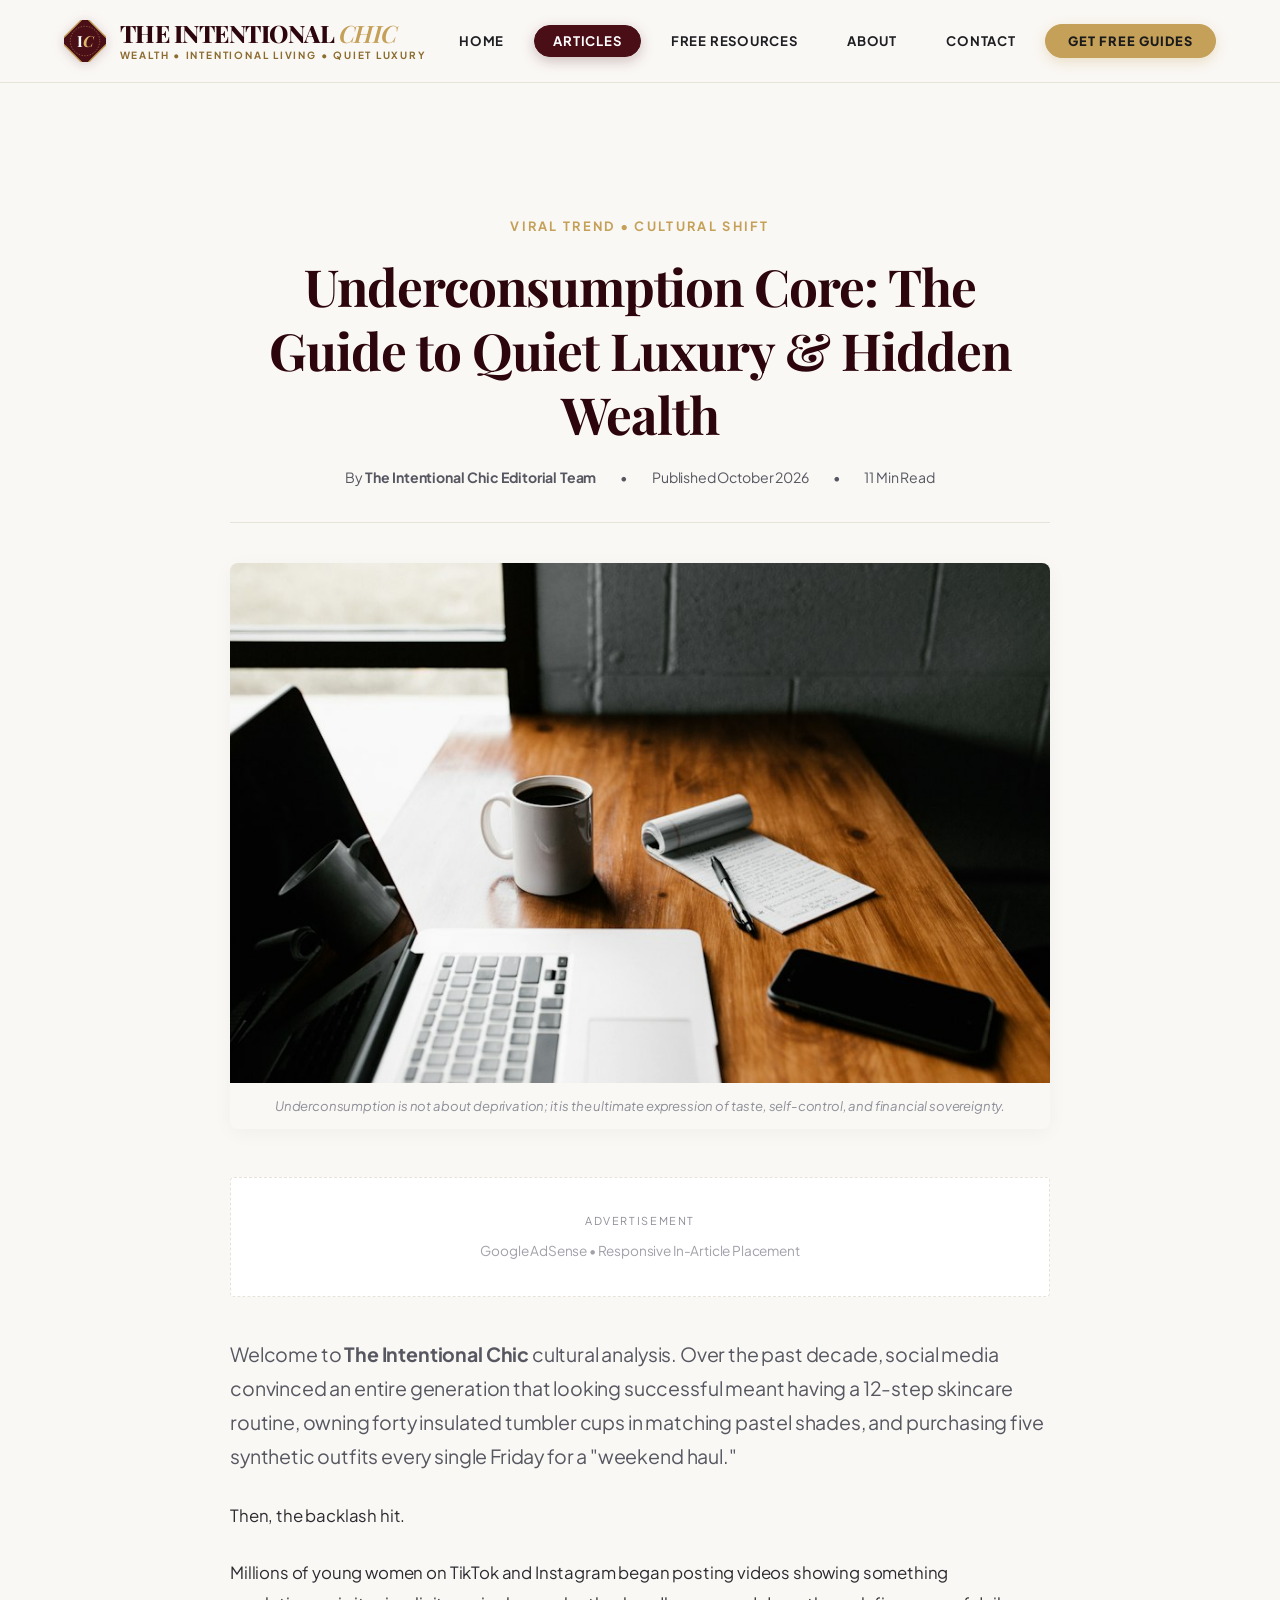
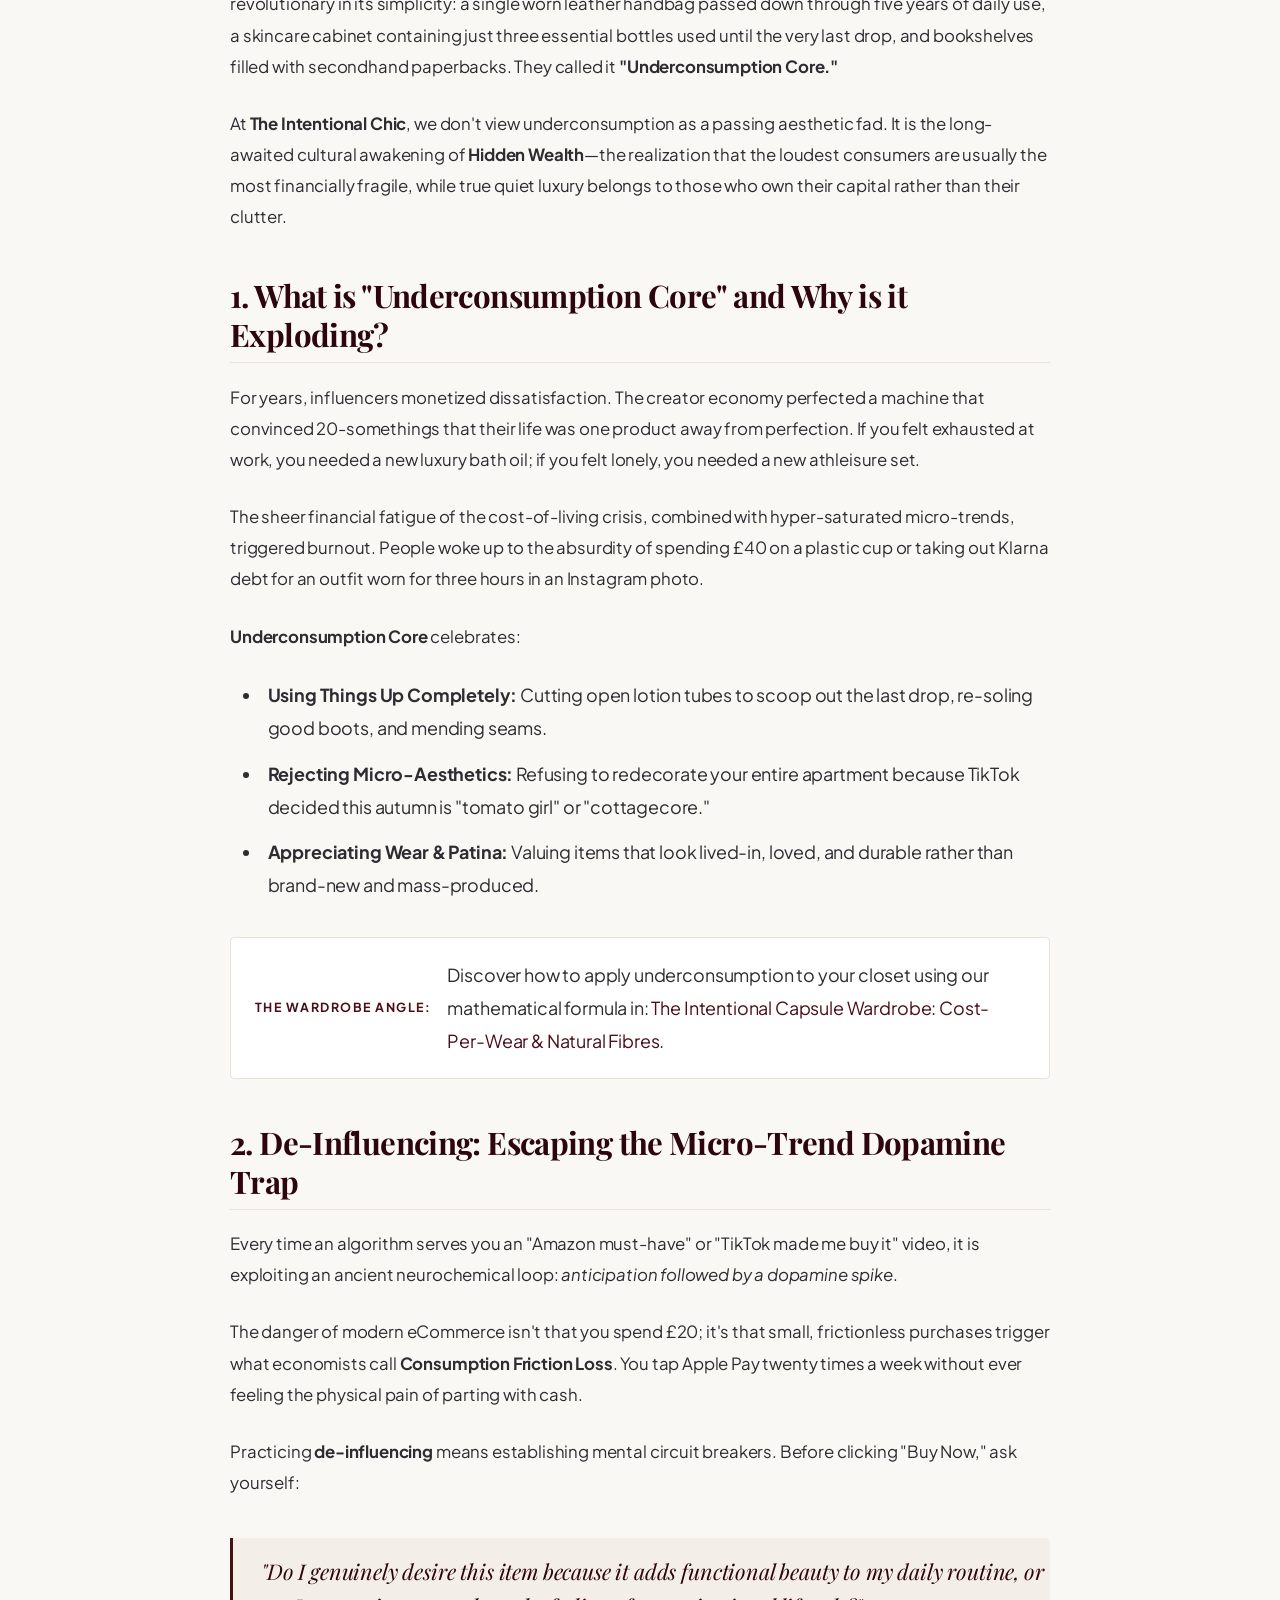
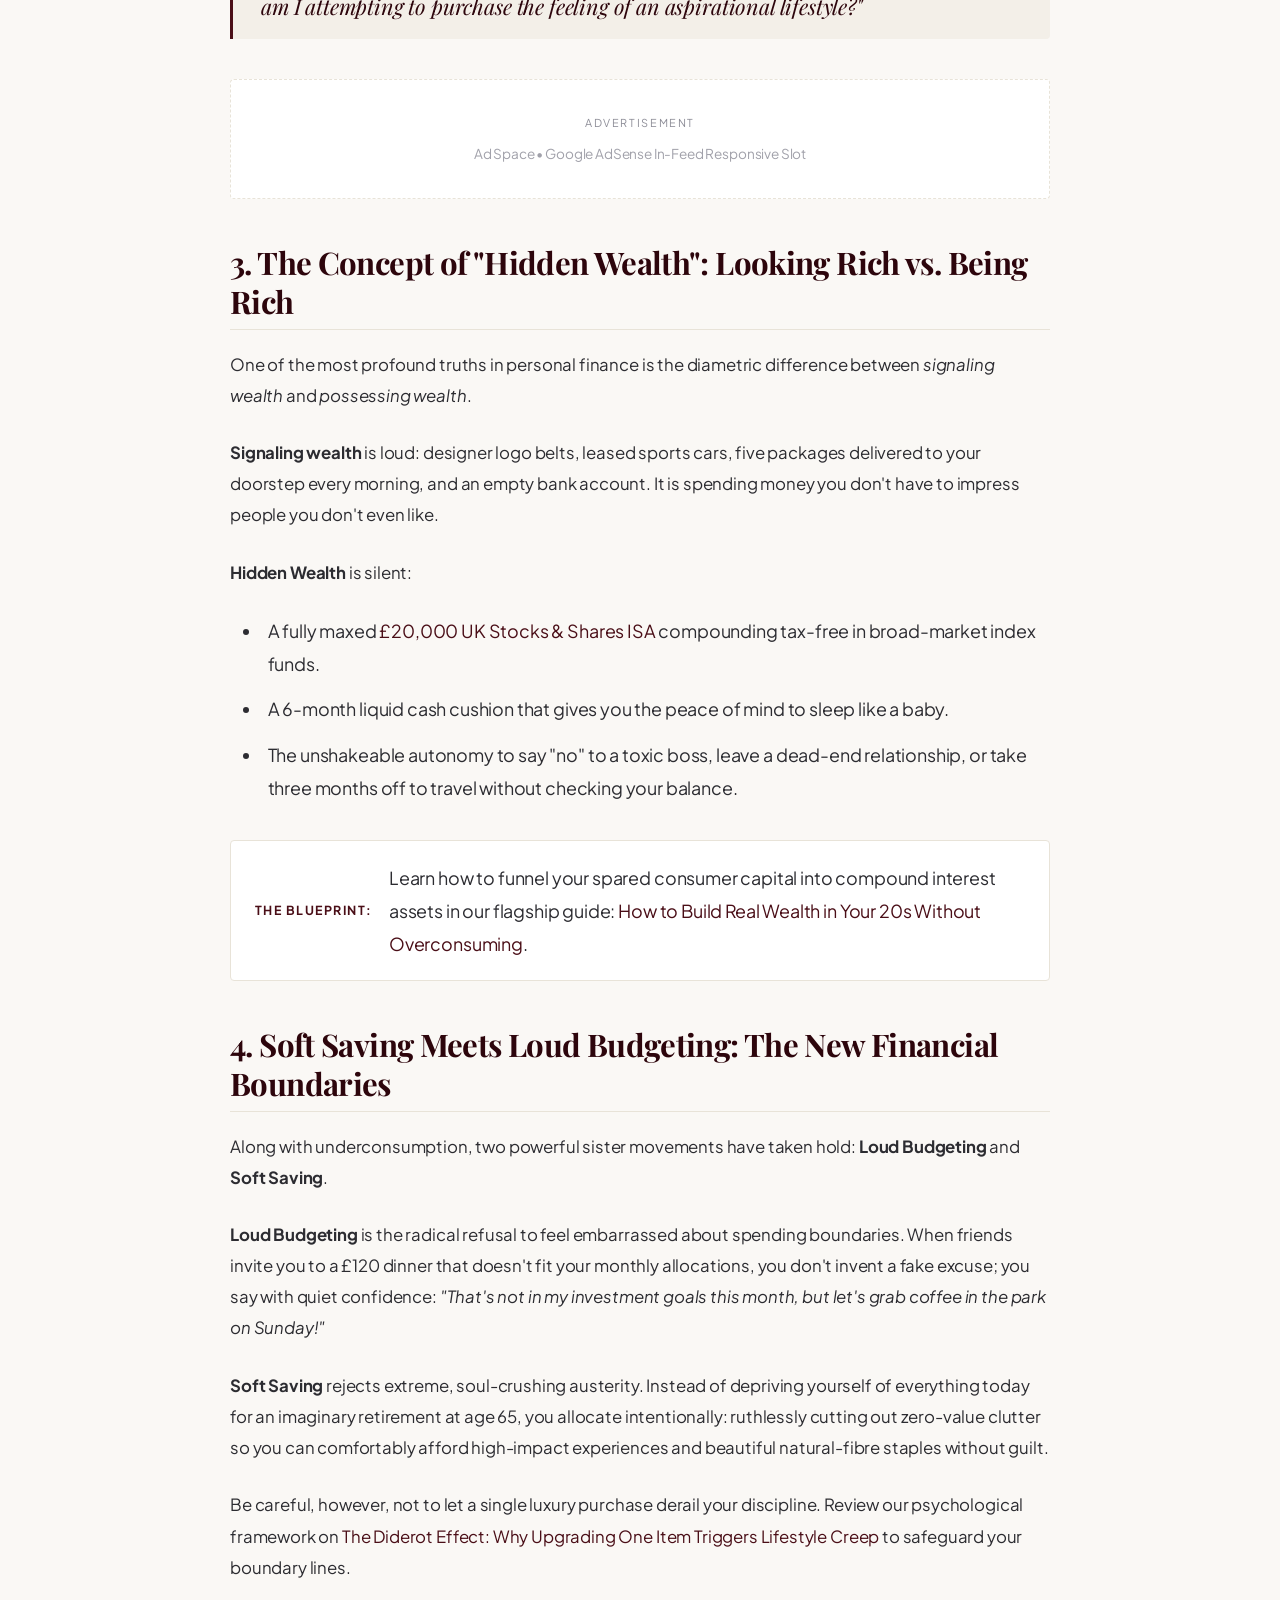
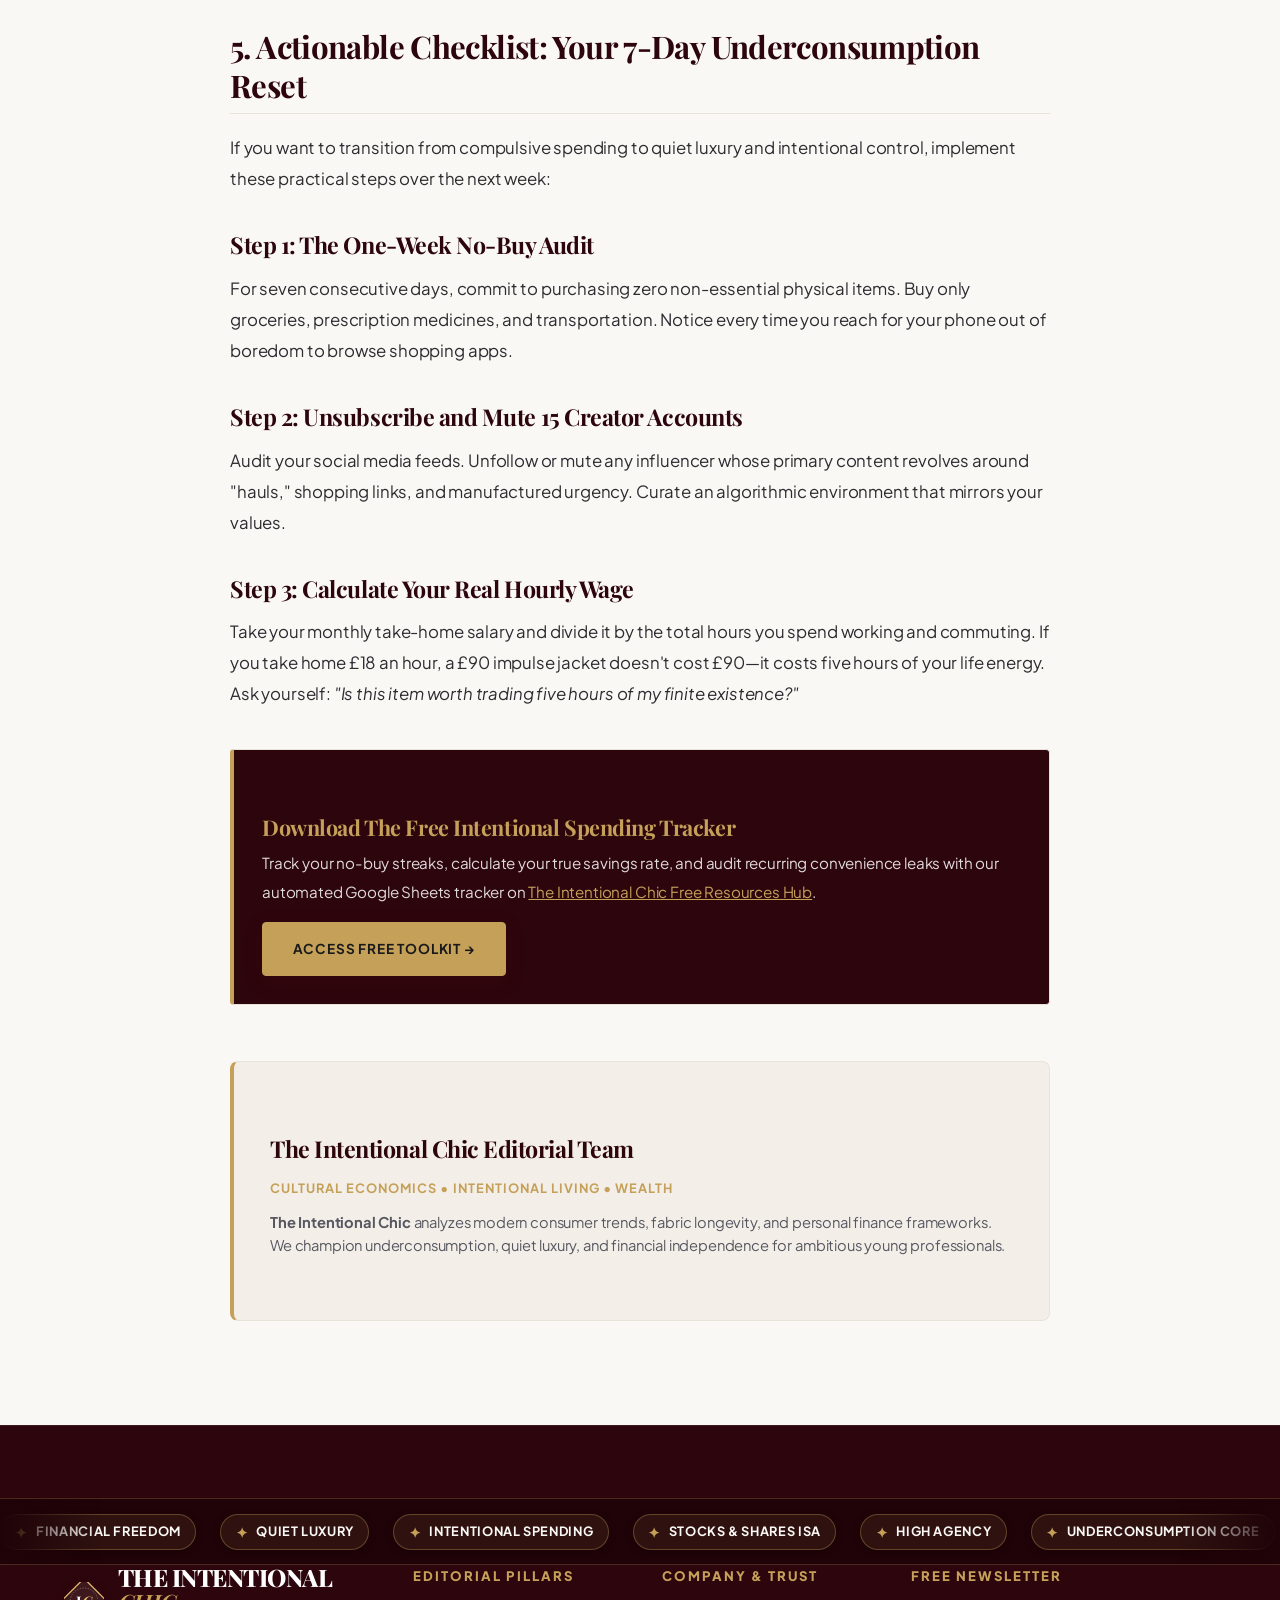
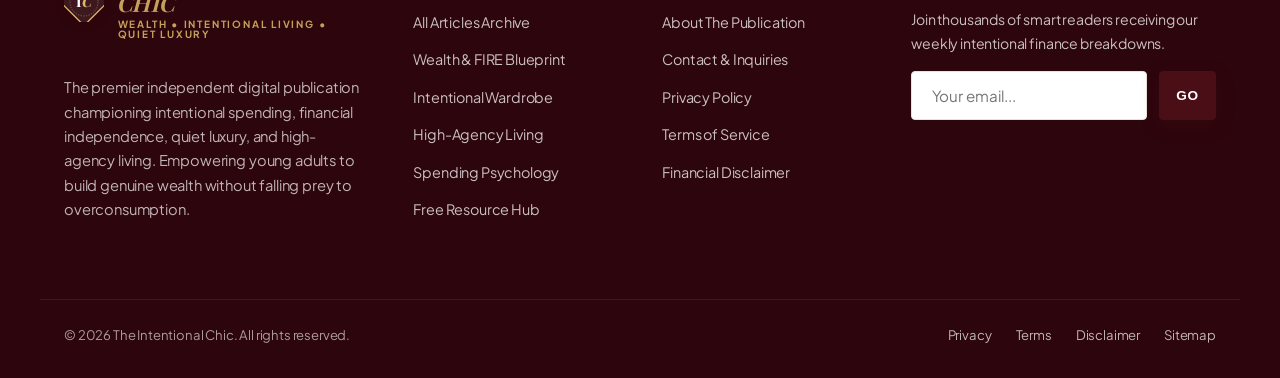
<file: underconsumption-core-quiet-luxury.html>
<!DOCTYPE html>
<html lang="en">
<head>
  <meta charset="UTF-8">
  <meta name="viewport" content="width=device-width, initial-scale=1.0">
  <title>Underconsumption Core: The Guide to Quiet Luxury &amp; Hidden Wealth — The Intentional Chic</title>
  <meta name="description" content="Discover why the viral underconsumption core movement is redefining quiet luxury. Learn how de-influencing, loud budgeting, and intentional spending build real hidden wealth.">
  <meta name="keywords" content="underconsumption core, quiet luxury, de-influencing, hidden wealth, loud budgeting, soft saving, building wealth in your 20s, The Intentional Chic, intentional spending">
  <link rel="canonical" href="https://www.theintentionalchic.com/underconsumption-core-quiet-luxury.html">
  <link rel="icon" type="image/svg+xml" href="images/favicon.svg">

  <link rel="stylesheet" href="styles.css">
  <link rel="preconnect" href="https://fonts.googleapis.com">
  <link rel="preconnect" href="https://fonts.gstatic.com" crossorigin>
  <link href="https://fonts.googleapis.com/css2?family=Playfair+Display:ital,wght@0,500;0,700;0,800;1,400;1,600&family=Plus+Jakarta+Sans:wght@400;500;600;700&display=swap" rel="stylesheet">

  <!-- Schema.org BlogPosting Structured Data -->
  <script type="application/ld+json">
  {
    "@context": "https://schema.org",
    "@type": "BlogPosting",
    "headline": "Underconsumption Core: The Guide to Quiet Luxury & Hidden Wealth",
    "description": "An editorial analysis of the viral underconsumption core trend, detailing why young adults are rejecting hyper-consumerism in favor of hidden wealth.",
    "image": "https://www.theintentionalchic.com/images/underconsumption-core-quiet-luxury.jpg",
    "author": {
      "@type": "Organization",
      "name": "The Intentional Chic Editorial Team"
    },
    "publisher": {
      "@type": "Organization",
      "name": "The Intentional Chic",
      "logo": {
        "@type": "ImageObject",
        "url": "https://www.theintentionalchic.com/images/hero-intentional-chic-lifestyle.jpg"
      }
    },
    "datePublished": "2026-10-27",
    "dateModified": "2026-10-27"
  }
  </script>
</head>
<body>

  <!-- Site Header -->
  <header class="site-header">
    <div class="container nav-wrapper">
      <a href="index.html" class="brand-logo" aria-label="The Intentional Chic Home">
        <div class="logo-mark">
          <svg width="42" height="42" viewBox="0 0 60 60" fill="none" xmlns="http://www.w3.org/2000/svg">
            <rect x="5" y="5" width="50" height="50" rx="6" transform="rotate(45 30 30)" fill="#4a0e17" stroke="#c5a059" stroke-width="2"/>
            <circle cx="30" cy="30" r="21" stroke="#dfb76c" stroke-width="1" stroke-dasharray="2 2" stroke-opacity="0.6"/>
            <text x="23" y="38" font-family="'Playfair Display', Georgia, serif" font-size="22" font-weight="700" fill="#ffffff" text-anchor="middle">I</text>
            <text x="35" y="38" font-family="'Playfair Display', Georgia, serif" font-size="22" font-weight="700" font-style="italic" fill="#dfb76c" text-anchor="middle">C</text>
          </svg>
        </div>
        <div class="logo-text">
          <span class="logo-brand">THE INTENTIONAL <em>CHIC</em></span>
          <span class="logo-tagline">WEALTH &bull; INTENTIONAL LIVING &bull; QUIET LUXURY</span>
        </div>
      </a>

      <!-- Clean Competitor-Style Navigation Bar -->
      <nav>
        <ul class="main-nav">
          <li><a href="index.html" class="nav-link">Home</a></li>
          <li><a href="articles.html" class="nav-link active">Articles</a></li>
          <li><a href="free-resources.html" class="nav-link">Free Resources</a></li>
          <li><a href="about.html" class="nav-link">About</a></li>
          <li><a href="contact.html" class="nav-link">Contact</a></li>
          <li><a href="free-resources.html" class="nav-cta">Get Free Guides</a></li>
        </ul>
      </nav>

      <button class="mobile-menu-btn" aria-label="Toggle navigation menu" aria-expanded="false">&#9776;</button>
    </div>
  </header>

  <!-- Article Container -->
  <article class="container article-container section-pad">
    <header class="article-header">
      <span class="article-category-badge">Viral Trend &bull; Cultural Shift</span>
      <h1 class="article-hero-title">Underconsumption Core: The Guide to Quiet Luxury &amp; Hidden Wealth</h1>
      <div class="article-byline">
        <span>By <strong>The Intentional Chic Editorial Team</strong></span>
        <span>&bull;</span>
        <span>Published October 2026</span>
        <span>&bull;</span>
        <span>11 Min Read</span>
      </div>
    </header>

    <figure class="article-featured-image">
      <img src="images/underconsumption-core-quiet-luxury.jpg" alt="Underconsumption core lifestyle - aesthetic minimalist workspace with journal and coffee" width="900" height="600">
      <figcaption>Underconsumption is not about deprivation; it is the ultimate expression of taste, self-control, and financial sovereignty.</figcaption>
    </figure>

    <!-- Top AdSense Slot -->
    <div class="adsense-slot" aria-label="Advertisement Banner">
      <span class="adsense-label">Advertisement</span>
      <div style="font-size: 0.85rem; color: #a1a1aa;">Google AdSense &bull; Responsive In-Article Placement</div>
    </div>

    <!-- Article Content -->
    <div class="article-content">
      <p class="lead-text">
        Welcome to <strong>The Intentional Chic</strong> cultural analysis. Over the past decade, social media convinced an entire generation that looking successful meant having a 12-step skincare routine, owning forty insulated tumbler cups in matching pastel shades, and purchasing five synthetic outfits every single Friday for a "weekend haul."
      </p>

      <p>
        Then, the backlash hit.
      </p>

      <p>
        Millions of young women on TikTok and Instagram began posting videos showing something revolutionary in its simplicity: a single worn leather handbag passed down through five years of daily use, a skincare cabinet containing just three essential bottles used until the very last drop, and bookshelves filled with secondhand paperbacks. They called it <strong>"Underconsumption Core."</strong>
      </p>

      <p>
        At <strong>The Intentional Chic</strong>, we don't view underconsumption as a passing aesthetic fad. It is the long-awaited cultural awakening of <strong>Hidden Wealth</strong>—the realization that the loudest consumers are usually the most financially fragile, while true quiet luxury belongs to those who own their capital rather than their clutter.
      </p>

      <h2>1. What is "Underconsumption Core" and Why is it Exploding?</h2>
      <p>
        For years, influencers monetized dissatisfaction. The creator economy perfected a machine that convinced 20-somethings that their life was one product away from perfection. If you felt exhausted at work, you needed a new luxury bath oil; if you felt lonely, you needed a new athleisure set.
      </p>
      <p>
        The sheer financial fatigue of the cost-of-living crisis, combined with hyper-saturated micro-trends, triggered burnout. People woke up to the absurdity of spending £40 on a plastic cup or taking out Klarna debt for an outfit worn for three hours in an Instagram photo.
      </p>
      <p>
        <strong>Underconsumption Core</strong> celebrates:
      </p>
      <ul>
        <li><strong>Using Things Up Completely:</strong> Cutting open lotion tubes to scoop out the last drop, re-soling good boots, and mending seams.</li>
        <li><strong>Rejecting Micro-Aesthetics:</strong> Refusing to redecorate your entire apartment because TikTok decided this autumn is "tomato girl" or "cottagecore."</li>
        <li><strong>Appreciating Wear &amp; Patina:</strong> Valuing items that look lived-in, loved, and durable rather than brand-new and mass-produced.</li>
      </ul>

      <!-- Internal Link 1 to Capsule Wardrobe -->
      <div class="internal-read-next">
        <strong>The Wardrobe Angle:</strong>
        <span>Discover how to apply underconsumption to your closet using our mathematical formula in: <a href="quiet-luxury-capsule-wardrobe.html">The Intentional Capsule Wardrobe: Cost-Per-Wear &amp; Natural Fibres</a>.</span>
      </div>

      <h2>2. De-Influencing: Escaping the Micro-Trend Dopamine Trap</h2>
      <p>
        Every time an algorithm serves you an "Amazon must-have" or "TikTok made me buy it" video, it is exploiting an ancient neurochemical loop: <em>anticipation followed by a dopamine spike</em>.
      </p>
      <p>
        The danger of modern eCommerce isn't that you spend £20; it's that small, frictionless purchases trigger what economists call <strong>Consumption Friction Loss</strong>. You tap Apple Pay twenty times a week without ever feeling the physical pain of parting with cash.
      </p>
      <p>
        Practicing <strong>de-influencing</strong> means establishing mental circuit breakers. Before clicking "Buy Now," ask yourself:
      </p>
      <blockquote>
        "Do I genuinely desire this item because it adds functional beauty to my daily routine, or am I attempting to purchase the feeling of an aspirational lifestyle?"
      </blockquote>

      <!-- Mid AdSense Placement -->
      <div class="adsense-slot" aria-label="Advertisement Banner">
        <span class="adsense-label">Advertisement</span>
        <div style="font-size: 0.85rem; color: #a1a1aa;">Ad Space &bull; Google AdSense In-Feed Responsive Slot</div>
      </div>

      <h2>3. The Concept of "Hidden Wealth": Looking Rich vs. Being Rich</h2>
      <p>
        One of the most profound truths in personal finance is the diametric difference between <em>signaling wealth</em> and <em>possessing wealth</em>.
      </p>
      <p>
        <strong>Signaling wealth</strong> is loud: designer logo belts, leased sports cars, five packages delivered to your doorstep every morning, and an empty bank account. It is spending money you don't have to impress people you don't even like.
      </p>
      <p>
        <strong>Hidden Wealth</strong> is silent:
      </p>
      <ul>
        <li>A fully maxed <a href="https://www.gov.uk/individual-savings-accounts" target="_blank" rel="noopener noreferrer">£20,000 UK Stocks &amp; Shares ISA</a> compounding tax-free in broad-market index funds.</li>
        <li>A 6-month liquid cash cushion that gives you the peace of mind to sleep like a baby.</li>
        <li>The unshakeable autonomy to say "no" to a toxic boss, leave a dead-end relationship, or take three months off to travel without checking your balance.</li>
      </ul>

      <!-- Internal Link 2 to Building Wealth Masterclass -->
      <div class="internal-read-next">
        <strong>The Blueprint:</strong>
        <span>Learn how to funnel your spared consumer capital into compound interest assets in our flagship guide: <a href="building-wealth-in-your-20s.html">How to Build Real Wealth in Your 20s Without Overconsuming</a>.</span>
      </div>

      <h2>4. Soft Saving Meets Loud Budgeting: The New Financial Boundaries</h2>
      <p>
        Along with underconsumption, two powerful sister movements have taken hold: <strong>Loud Budgeting</strong> and <strong>Soft Saving</strong>.
      </p>
      <p>
        <strong>Loud Budgeting</strong> is the radical refusal to feel embarrassed about spending boundaries. When friends invite you to a £120 dinner that doesn't fit your monthly allocations, you don't invent a fake excuse; you say with quiet confidence: <em>"That's not in my investment goals this month, but let's grab coffee in the park on Sunday!"</em>
      </p>
      <p>
        <strong>Soft Saving</strong> rejects extreme, soul-crushing austerity. Instead of depriving yourself of everything today for an imaginary retirement at age 65, you allocate intentionally: ruthlessly cutting out zero-value clutter so you can comfortably afford high-impact experiences and beautiful natural-fibre staples without guilt.
      </p>

      <!-- Internal Link 3 to Diderot Effect -->
      <p>
        Be careful, however, not to let a single luxury purchase derail your discipline. Review our psychological framework on <a href="diderot-effect-mindful-spending.html">The Diderot Effect: Why Upgrading One Item Triggers Lifestyle Creep</a> to safeguard your boundary lines.
      </p>

      <h2>5. Actionable Checklist: Your 7-Day Underconsumption Reset</h2>
      <p>
        If you want to transition from compulsive spending to quiet luxury and intentional control, implement these practical steps over the next week:
      </p>

      <h3>Step 1: The One-Week No-Buy Audit</h3>
      <p>
        For seven consecutive days, commit to purchasing zero non-essential physical items. Buy only groceries, prescription medicines, and transportation. Notice every time you reach for your phone out of boredom to browse shopping apps.
      </p>

      <h3>Step 2: Unsubscribe and Mute 15 Creator Accounts</h3>
      <p>
        Audit your social media feeds. Unfollow or mute any influencer whose primary content revolves around "hauls," shopping links, and manufactured urgency. Curate an algorithmic environment that mirrors your values.
      </p>

      <h3>Step 3: Calculate Your Real Hourly Wage</h3>
      <p>
        Take your monthly take-home salary and divide it by the total hours you spend working and commuting. If you take home £18 an hour, a £90 impulse jacket doesn't cost £90—it costs five hours of your life energy. Ask yourself: <em>"Is this item worth trading five hours of my finite existence?"</em>
      </p>

      <!-- Internal Link 4 to Free Resources -->
      <div class="editorial-callout" style="background: var(--color-primary-dark); color: #fff;">
        <h3 style="color: var(--color-accent-gold); margin-bottom: 0.5rem; font-size: 1.35rem;">Download The Free Intentional Spending Tracker</h3>
        <p style="color: rgba(255, 255, 255, 0.85); font-size: 0.95rem; margin-bottom: 1rem;">
          Track your no-buy streaks, calculate your true savings rate, and audit recurring convenience leaks with our automated Google Sheets tracker on <a href="free-resources.html" style="color: var(--color-accent-gold); text-decoration: underline;">The Intentional Chic Free Resources Hub</a>.
        </p>
        <a href="free-resources.html" class="btn-primary" style="background: var(--color-accent-gold); color: #1a1a1a; border-color: var(--color-accent-gold);">Access Free Toolkit &rarr;</a>
      </div>

      <!-- Author Bio -->
      <div class="author-box" style="border-left: 4px solid var(--color-accent-gold);">
        <div class="author-info">
          <h3>The Intentional Chic Editorial Team</h3>
          <span class="author-role">Cultural Economics &bull; Intentional Living &bull; Wealth</span>
          <p class="author-bio">
            <strong>The Intentional Chic</strong> analyzes modern consumer trends, fabric longevity, and personal finance frameworks. We champion underconsumption, quiet luxury, and financial independence for ambitious young professionals.
          </p>
        </div>
      </div>

    </div>
  </article>

  <!-- Site Footer -->
  <footer class="site-footer">
    <!-- Animated Trending NLP Keywords Ticker -->
    <div class="footer-ticker-section" aria-label="Core Editorial Topics and Keywords">
      <div class="footer-ticker-wrapper">
        <div class="footer-ticker-track">
          <span class="ticker-chip"><span class="ticker-sparkle">&#10022;</span> Financial Freedom</span>
          <span class="ticker-chip"><span class="ticker-sparkle">&#10022;</span> Quiet Luxury</span>
          <span class="ticker-chip"><span class="ticker-sparkle">&#10022;</span> Intentional Spending</span>
          <span class="ticker-chip"><span class="ticker-sparkle">&#10022;</span> Stocks &amp; Shares ISA</span>
          <span class="ticker-chip"><span class="ticker-sparkle">&#10022;</span> High Agency</span>
          <span class="ticker-chip"><span class="ticker-sparkle">&#10022;</span> Underconsumption Core</span>
          <span class="ticker-chip"><span class="ticker-sparkle">&#10022;</span> Cost Per Wear</span>
          <span class="ticker-chip"><span class="ticker-sparkle">&#10022;</span> Compound Interest</span>
          <span class="ticker-chip"><span class="ticker-sparkle">&#10022;</span> Forever Wardrobe</span>
          <span class="ticker-chip"><span class="ticker-sparkle">&#10022;</span> Net Worth Building</span>
          <span class="ticker-chip"><span class="ticker-sparkle">&#10022;</span> Diderot Effect</span>
          <span class="ticker-chip"><span class="ticker-sparkle">&#10022;</span> Work-Optionality</span>
          <span class="ticker-chip"><span class="ticker-sparkle">&#10022;</span> Natural Fibres</span>
          <span class="ticker-chip"><span class="ticker-sparkle">&#10022;</span> Loud Budgeting</span>
          <!-- Repeated for seamless 100% loop -->
          <span class="ticker-chip"><span class="ticker-sparkle">&#10022;</span> Financial Freedom</span>
          <span class="ticker-chip"><span class="ticker-sparkle">&#10022;</span> Quiet Luxury</span>
          <span class="ticker-chip"><span class="ticker-sparkle">&#10022;</span> Intentional Spending</span>
          <span class="ticker-chip"><span class="ticker-sparkle">&#10022;</span> Stocks &amp; Shares ISA</span>
          <span class="ticker-chip"><span class="ticker-sparkle">&#10022;</span> High Agency</span>
          <span class="ticker-chip"><span class="ticker-sparkle">&#10022;</span> Underconsumption Core</span>
          <span class="ticker-chip"><span class="ticker-sparkle">&#10022;</span> Cost Per Wear</span>
          <span class="ticker-chip"><span class="ticker-sparkle">&#10022;</span> Compound Interest</span>
          <span class="ticker-chip"><span class="ticker-sparkle">&#10022;</span> Forever Wardrobe</span>
          <span class="ticker-chip"><span class="ticker-sparkle">&#10022;</span> Net Worth Building</span>
          <span class="ticker-chip"><span class="ticker-sparkle">&#10022;</span> Diderot Effect</span>
          <span class="ticker-chip"><span class="ticker-sparkle">&#10022;</span> Work-Optionality</span>
          <span class="ticker-chip"><span class="ticker-sparkle">&#10022;</span> Natural Fibres</span>
          <span class="ticker-chip"><span class="ticker-sparkle">&#10022;</span> Loud Budgeting</span>
        </div>
      </div>
    </div>

    <div class="container footer-grid">
      <div class="footer-brand">
        <a href="index.html" class="brand-logo footer-brand-logo" aria-label="The Intentional Chic Home">
          <div class="logo-mark">
            <svg width="40" height="40" viewBox="0 0 60 60" fill="none" xmlns="http://www.w3.org/2000/svg">
              <rect x="5" y="5" width="50" height="50" rx="6" transform="rotate(45 30 30)" fill="rgba(255,255,255,0.08)" stroke="#dfb76c" stroke-width="2"/>
              <circle cx="30" cy="30" r="21" stroke="#f3d89d" stroke-width="1" stroke-dasharray="2 2" stroke-opacity="0.5"/>
              <text x="23" y="38" font-family="'Playfair Display', Georgia, serif" font-size="22" font-weight="700" fill="#ffffff" text-anchor="middle">I</text>
              <text x="35" y="38" font-family="'Playfair Display', Georgia, serif" font-size="22" font-weight="700" font-style="italic" fill="#dfb76c" text-anchor="middle">C</text>
            </svg>
          </div>
          <div class="logo-text">
            <span class="logo-brand">THE INTENTIONAL <em>CHIC</em></span>
            <span class="logo-tagline">WEALTH &bull; INTENTIONAL LIVING &bull; QUIET LUXURY</span>
          </div>
        </a>
        <p class="footer-desc">
          The premier independent digital publication championing intentional spending, financial independence, quiet luxury, and high-agency living. Empowering young adults to build genuine wealth without falling prey to overconsumption.
        </p>
      </div>

      <div>
        <div class="footer-heading">Editorial Pillars</div>
        <ul class="footer-links">
          <li><a href="articles.html">All Articles Archive</a></li>
          <li><a href="building-wealth-in-your-20s.html">Wealth &amp; FIRE Blueprint</a></li>
          <li><a href="quiet-luxury-capsule-wardrobe.html">Intentional Wardrobe</a></li>
          <li><a href="high-agency-financial-freedom.html">High-Agency Living</a></li>
          <li><a href="diderot-effect-mindful-spending.html">Spending Psychology</a></li>
          <li><a href="free-resources.html">Free Resource Hub</a></li>
        </ul>
      </div>

      <div>
        <div class="footer-heading">Company &amp; Trust</div>
        <ul class="footer-links">
          <li><a href="about.html">About The Publication</a></li>
          <li><a href="contact.html">Contact &amp; Inquiries</a></li>
          <li><a href="privacy-policy.html">Privacy Policy</a></li>
          <li><a href="terms-of-service.html">Terms of Service</a></li>
          <li><a href="disclaimer.html">Financial Disclaimer</a></li>
        </ul>
      </div>

      <div>
        <div class="footer-heading">Free Newsletter</div>
        <p style="font-size: 0.88rem; color: rgba(255, 255, 255, 0.75); margin-bottom: 1rem;">
          Join thousands of smart readers receiving our weekly intentional finance breakdowns.
        </p>
        <form class="newsletter-form" style="margin: 0;">
          <input type="email" class="newsletter-input" placeholder="Your email..." required aria-label="Email">
          <button type="submit" class="btn-primary" style="padding: 0.65rem 1rem;">Go</button>
        </form>
      </div>
    </div>

    <div class="container footer-bottom">
      <div>&copy; 2026 The Intentional Chic. All rights reserved.</div>
      <div style="display: flex; gap: 1.5rem;">
        <a href="privacy-policy.html" style="color: rgba(255,255,255,0.7);">Privacy</a>
        <a href="terms-of-service.html" style="color: rgba(255,255,255,0.7);">Terms</a>
        <a href="disclaimer.html" style="color: rgba(255,255,255,0.7);">Disclaimer</a>
        <a href="sitemap.xml" style="color: rgba(255,255,255,0.7);">Sitemap</a>
      </div>
    </div>
  </footer>

  <script src="main.js"></script>
</body>
</html>
</file>
<file: styles.css>
/* ==========================================================================
   THE INTENTIONAL CHIC - Modern Luxury Editorial Stylesheet
   Designed for High SEO Performance, AdSense Compliance & Mobile Responsiveness
   ========================================================================== */

:root {
  --color-primary: #4a0e17;        /* Signature Deep Bordeaux / Cherry Noir */
  --color-primary-dark: #2d050c;
  --color-primary-light: #6e1a25;
  --color-accent-gold: #c5a059;     /* Subtle Muted Gold */
  --color-accent-soft: #f4ede4;
  --color-bg-base: #faf8f5;        /* Warm Silk White / Ivory */
  --color-bg-card: #ffffff;
  --color-bg-secondary: #f3efe8;
  --color-text-main: #1f1f23;
  --color-text-muted: #575761;
  --color-text-light: #8e8e98;
  --color-border: #e8e3d8;
  --color-border-dark: #2d050c;
  
  --font-serif: "Playfair Display", "Alegreya", "Spectral", Georgia, serif;
  --font-sans: "Plus Jakarta Sans", -apple-system, BlinkMacSystemFont, "Segoe UI", Roboto, sans-serif;
  
  --max-width-site: 1200px;
  --max-width-article: 820px;
  --radius-sm: 4px;
  --radius-md: 8px;
  --radius-lg: 16px;
  --shadow-subtle: 0 4px 20px rgba(0, 0, 0, 0.04);
  --shadow-hover: 0 10px 30px rgba(74, 14, 23, 0.08);
  --transition: all 0.3s cubic-bezier(0.16, 1, 0.3, 1);
}

*, *::before, *::after {
  box-sizing: border-box;
  margin: 0;
  padding: 0;
}

html {
  font-size: 16px;
  scroll-behavior: smooth;
  -webkit-text-size-adjust: 100%;
}

body {
  font-family: var(--font-sans);
  background-color: var(--color-bg-base);
  color: var(--color-text-main);
  line-height: 1.7;
  overflow-x: hidden;
  letter-spacing: -0.01em;
}

a {
  color: var(--color-primary);
  text-decoration: none;
  transition: var(--transition);
}

a:hover {
  color: var(--color-primary-light);
  text-decoration: none;
}

img {
  max-width: 100%;
  height: auto;
  display: block;
}

/* Typography Presets */
h1, h2, h3, h4, h5, h6 {
  font-family: var(--font-serif);
  font-weight: 700;
  color: var(--color-primary-dark);
  line-height: 1.25;
  letter-spacing: -0.02em;
}

h1 { font-size: clamp(2.2rem, 4.5vw, 3.6rem); margin-bottom: 1.25rem; }
h2 { font-size: clamp(1.6rem, 3vw, 2.4rem); margin-top: 2rem; margin-bottom: 1rem; }
h3 { font-size: clamp(1.25rem, 2vw, 1.6rem); margin-top: 1.5rem; margin-bottom: 0.75rem; }
h4 { font-size: 1.2rem; }

p { margin-bottom: 1.35rem; font-size: 1.05rem; }

.lead-text {
  font-size: 1.22rem;
  font-weight: 400;
  line-height: 1.75;
  color: var(--color-text-muted);
}

/* Layout Utilities */
.container {
  width: 100%;
  max-width: var(--max-width-site);
  margin: 0 auto;
  padding: 0 1.5rem;
}

.article-container {
  max-width: var(--max-width-article);
  margin: 0 auto;
}

/* Announcement Top Bar */
.top-banner {
  background-color: var(--color-primary);
  color: #fff;
  font-size: 0.82rem;
  letter-spacing: 0.08em;
  text-transform: uppercase;
  padding: 0.6rem 1rem;
  text-align: center;
  font-weight: 600;
}

.top-banner a {
  color: #ffd8a8;
  text-decoration: underline;
  margin-left: 0.5rem;
}

/* Header & Navigation */
.site-header {
  background-color: rgba(250, 248, 245, 0.95);
  backdrop-filter: blur(12px);
  border-bottom: 1px solid var(--color-border);
  position: sticky;
  top: 0;
  z-index: 1000;
  padding: 1.25rem 0;
}

.nav-wrapper {
  display: flex;
  align-items: center;
  justify-content: space-between;
}

.brand-logo {
  display: inline-flex;
  align-items: center;
  gap: 0.85rem;
  text-decoration: none !important;
  transition: var(--transition);
}

.brand-logo:hover {
  opacity: 0.95;
  transform: translateY(-1px);
}

.logo-mark {
  display: flex;
  align-items: center;
  justify-content: center;
  flex-shrink: 0;
}

.logo-mark svg {
  display: block;
  filter: drop-shadow(0 2px 6px rgba(74, 14, 23, 0.2));
}

.logo-text {
  display: flex;
  flex-direction: column;
}

.logo-brand {
  font-family: var(--font-serif);
  font-size: 1.5rem;
  font-weight: 800;
  color: var(--color-primary-dark);
  letter-spacing: -0.02em;
  line-height: 1.05;
  text-transform: uppercase;
}

.logo-brand em {
  color: var(--color-accent-gold);
  font-style: italic;
  font-weight: 600;
}

.logo-tagline {
  font-family: var(--font-sans);
  font-size: 0.62rem;
  font-weight: 700;
  letter-spacing: 0.18em;
  color: #8c6d31;
  text-transform: uppercase;
  margin-top: 0.25rem;
  line-height: 1;
}

.footer-brand-logo {
  margin-bottom: 1.25rem;
}

.footer-brand-logo .logo-brand {
  color: #ffffff;
}

.footer-brand-logo .logo-tagline {
  color: var(--color-accent-gold);
}

.main-nav {
  display: flex;
  align-items: center;
  gap: 0.65rem;
  list-style: none;
}

.nav-link {
  font-size: 0.82rem;
  font-weight: 700;
  text-transform: uppercase;
  letter-spacing: 0.06em;
  color: var(--color-text-main);
  padding: 0.55rem 1.15rem;
  border-radius: 50px;
  border: 1px solid transparent;
  transition: all 0.25s cubic-bezier(0.16, 1, 0.3, 1);
  text-decoration: none !important;
  display: inline-block;
  line-height: 1;
}

.nav-link::after {
  display: none !important;
}

.nav-link:hover {
  background: rgba(74, 14, 23, 0.08);
  color: var(--color-primary) !important;
  border-color: rgba(74, 14, 23, 0.18);
  text-decoration: none !important;
  transform: translateY(-1px);
}

.nav-link.active {
  background: var(--color-primary);
  color: #ffffff !important;
  border-color: var(--color-primary);
  box-shadow: 0 4px 14px rgba(74, 14, 23, 0.25);
  text-decoration: none !important;
}

.nav-cta {
  background-color: var(--color-accent-gold);
  color: #1a1a1a !important;
  padding: 0.6rem 1.35rem;
  border-radius: 50px;
  font-size: 0.8rem;
  font-weight: 800;
  text-transform: uppercase;
  letter-spacing: 0.08em;
  display: inline-block;
  box-shadow: 0 4px 14px rgba(197, 160, 89, 0.3);
  text-decoration: none !important;
  border: 1px solid var(--color-accent-gold);
  transition: all 0.25s ease;
  line-height: 1;
}

.nav-cta:hover {
  background-color: #dfb76c;
  color: #1a1a1a !important;
  transform: translateY(-1px);
  text-decoration: none !important;
  box-shadow: 0 6px 18px rgba(197, 160, 89, 0.45);
}

.mobile-menu-btn {
  display: none;
  background: none;
  border: none;
  font-size: 1.75rem;
  color: var(--color-primary);
  cursor: pointer;
}

/* Hero Section */
.hero-section {
  padding: 4.5rem 0 3.5rem;
  background: linear-gradient(180deg, rgba(244, 237, 228, 0.4) 0%, rgba(250, 248, 245, 1) 100%);
  border-bottom: 1px solid var(--color-border);
}

.hero-grid {
  display: grid;
  grid-template-columns: 1.15fr 0.85fr;
  gap: 3.5rem;
  align-items: center;
}

.hero-badge {
  display: inline-flex;
  align-items: center;
  gap: 0.5rem;
  background: var(--color-accent-soft);
  color: var(--color-primary);
  padding: 0.4rem 0.9rem;
  border-radius: 50px;
  font-size: 0.78rem;
  font-weight: 700;
  letter-spacing: 0.06em;
  text-transform: uppercase;
  margin-bottom: 1.25rem;
  border: 1px solid var(--color-border);
}

.hero-title {
  color: var(--color-primary-dark);
  margin-bottom: 1.25rem;
}

.hero-title span {
  color: var(--color-primary);
  font-style: italic;
  font-weight: 400;
}

.hero-desc {
  font-size: 1.15rem;
  color: var(--color-text-muted);
  line-height: 1.75;
  margin-bottom: 2rem;
}

.hero-actions {
  display: flex;
  gap: 1rem;
  align-items: center;
  flex-wrap: wrap;
}

.btn-primary {
  background: var(--color-primary);
  color: #fff;
  padding: 0.85rem 1.85rem;
  font-weight: 700;
  text-transform: uppercase;
  letter-spacing: 0.06em;
  font-size: 0.85rem;
  border-radius: var(--radius-sm);
  display: inline-flex;
  align-items: center;
  gap: 0.5rem;
  box-shadow: 0 6px 18px rgba(74, 14, 23, 0.25);
  border: 1px solid var(--color-primary);
}

.btn-primary:hover {
  background: var(--color-primary-light);
  color: #fff;
  text-decoration: none;
  transform: translateY(-2px);
}

.btn-outline {
  border: 1px solid var(--color-primary);
  color: var(--color-primary);
  padding: 0.85rem 1.85rem;
  font-weight: 700;
  text-transform: uppercase;
  letter-spacing: 0.06em;
  font-size: 0.85rem;
  border-radius: var(--radius-sm);
  background: transparent;
}

.btn-outline:hover {
  background: var(--color-primary);
  color: #fff;
  text-decoration: none;
}

.hero-image-wrap {
  position: relative;
}

.hero-image-wrap::before {
  content: "";
  position: absolute;
  top: -12px;
  right: -12px;
  width: 100%;
  height: 100%;
  border: 2px solid var(--color-accent-gold);
  border-radius: var(--radius-md);
  z-index: 1;
  pointer-events: none;
}

.hero-img {
  width: 100%;
  height: 480px;
  object-fit: cover;
  border-radius: var(--radius-md);
  position: relative;
  z-index: 2;
  box-shadow: var(--shadow-subtle);
}

/* Feature Metrics Bar */
.metrics-strip {
  background: var(--color-bg-card);
  border-bottom: 1px solid var(--color-border);
  padding: 2.25rem 0;
}

.metrics-grid {
  display: grid;
  grid-template-columns: repeat(4, 1fr);
  gap: 1.5rem;
  text-align: center;
}

.metric-item {
  padding: 0 1rem;
  border-right: 1px solid var(--color-border);
}

.metric-item:last-child {
  border-right: none;
}

.metric-value {
  font-family: var(--font-serif);
  font-size: 2rem;
  font-weight: 800;
  color: var(--color-primary);
  display: block;
  margin-bottom: 0.25rem;
}

.metric-label {
  font-size: 0.82rem;
  color: var(--color-text-muted);
  text-transform: uppercase;
  letter-spacing: 0.06em;
  font-weight: 600;
}

/* Section Common Styling */
.section-pad {
  padding: 4.5rem 0;
}

.section-head {
  text-align: center;
  max-width: 680px;
  margin: 0 auto 3rem;
}

.section-eyebrow {
  font-size: 0.78rem;
  text-transform: uppercase;
  letter-spacing: 0.2em;
  color: var(--color-accent-gold);
  font-weight: 700;
  display: block;
  margin-bottom: 0.5rem;
}

.section-title {
  color: var(--color-primary-dark);
}

/* Article Cards Grid */
.articles-grid {
  display: grid;
  grid-template-columns: repeat(auto-fit, minmax(340px, 1fr));
  gap: 2.25rem;
}

.article-card {
  background: var(--color-bg-card);
  border-radius: var(--radius-md);
  border: 1px solid var(--color-border);
  overflow: hidden;
  display: flex;
  flex-direction: column;
  transition: var(--transition);
  box-shadow: var(--shadow-subtle);
}

.article-card:hover {
  transform: translateY(-4px);
  box-shadow: var(--shadow-hover);
  border-color: var(--color-accent-gold);
}

.card-thumb-wrap {
  position: relative;
  height: 220px;
  overflow: hidden;
}

.card-thumb {
  width: 100%;
  height: 100%;
  object-fit: cover;
  transition: transform 0.6s ease;
}

.article-card:hover .card-thumb {
  transform: scale(1.05);
}

.card-category {
  position: absolute;
  top: 1rem;
  left: 1rem;
  background: rgba(45, 5, 12, 0.85);
  color: #fff;
  padding: 0.3rem 0.75rem;
  border-radius: var(--radius-sm);
  font-size: 0.72rem;
  font-weight: 700;
  text-transform: uppercase;
  letter-spacing: 0.08em;
  backdrop-filter: blur(4px);
}

.card-body {
  padding: 1.75rem;
  display: flex;
  flex-direction: column;
  flex-grow: 1;
}

.card-meta {
  font-size: 0.78rem;
  color: var(--color-text-light);
  margin-bottom: 0.75rem;
  display: flex;
  align-items: center;
  gap: 0.75rem;
}

.card-title {
  font-size: 1.35rem;
  margin-bottom: 0.75rem;
  line-height: 1.35;
}

.card-title a {
  color: var(--color-primary-dark);
  text-decoration: none;
}

.card-title a:hover {
  color: var(--color-primary);
}

.card-excerpt {
  font-size: 0.95rem;
  color: var(--color-text-muted);
  line-height: 1.6;
  margin-bottom: 1.5rem;
  flex-grow: 1;
}

.card-link {
  font-size: 0.85rem;
  font-weight: 700;
  text-transform: uppercase;
  letter-spacing: 0.06em;
  color: var(--color-primary);
  display: inline-flex;
  align-items: center;
  gap: 0.35rem;
}

.card-link:hover {
  text-decoration: none;
  gap: 0.55rem;
}

/* Free Resources / Moat Box */
.resources-feature-box {
  background: linear-gradient(135deg, var(--color-primary-dark) 0%, var(--color-primary) 100%);
  color: #fff;
  border-radius: var(--radius-lg);
  padding: 3.5rem 3rem;
  margin: 3rem 0;
  display: grid;
  grid-template-columns: 1.2fr 0.8fr;
  gap: 3rem;
  align-items: center;
  box-shadow: 0 15px 40px rgba(45, 5, 12, 0.2);
}

.resources-feature-box h2,
.resources-feature-box h3 {
  color: #fff;
}

.free-pill {
  background: var(--color-accent-gold);
  color: #1a1a1a;
  font-weight: 800;
  font-size: 0.75rem;
  padding: 0.3rem 0.8rem;
  border-radius: 50px;
  text-transform: uppercase;
  letter-spacing: 0.08em;
  display: inline-block;
  margin-bottom: 1rem;
}

.resources-list {
  list-style: none;
  margin: 1.5rem 0;
}

.resources-list li {
  padding: 0.6rem 0;
  display: flex;
  align-items: center;
  gap: 0.75rem;
  font-size: 0.98rem;
  border-bottom: 1px solid rgba(255, 255, 255, 0.1);
}

.resources-list li svg {
  color: var(--color-accent-gold);
  flex-shrink: 0;
}

/* Newsletter Capture */
.newsletter-card {
  background: var(--color-bg-secondary);
  border: 1px solid var(--color-border);
  border-radius: var(--radius-md);
  padding: 2.75rem 2rem;
  text-align: center;
  max-width: 680px;
  margin: 0 auto;
}

.newsletter-form {
  display: flex;
  gap: 0.75rem;
  margin-top: 1.5rem;
  max-width: 500px;
  margin-left: auto;
  margin-right: auto;
}

.newsletter-input {
  flex-grow: 1;
  padding: 0.85rem 1.25rem;
  border: 1px solid var(--color-border);
  border-radius: var(--radius-sm);
  font-size: 0.95rem;
  font-family: inherit;
  background: #fff;
}

.newsletter-input:focus {
  outline: none;
  border-color: var(--color-primary);
  box-shadow: 0 0 0 3px rgba(74, 14, 23, 0.1);
}

.newsletter-note {
  font-size: 0.78rem;
  color: var(--color-text-light);
  margin-top: 0.75rem;
}

/* AdSense Ad Placement Containers */
.adsense-slot {
  background: #ffffff;
  border: 1px dashed var(--color-border);
  border-radius: var(--radius-sm);
  padding: 1rem;
  margin: 2.5rem 0;
  text-align: center;
  min-height: 120px;
  display: flex;
  flex-direction: column;
  justify-content: center;
  align-items: center;
}

.adsense-label {
  font-size: 0.68rem;
  letter-spacing: 0.15em;
  text-transform: uppercase;
  color: var(--color-text-light);
  margin-bottom: 0.5rem;
}

/* Single Article Editorial Layout */
.article-header {
  padding: 3.5rem 0 2rem;
  text-align: center;
  border-bottom: 1px solid var(--color-border);
  margin-bottom: 2.5rem;
}

.article-category-badge {
  display: inline-block;
  color: var(--color-accent-gold);
  font-size: 0.8rem;
  font-weight: 700;
  text-transform: uppercase;
  letter-spacing: 0.18em;
  margin-bottom: 1rem;
}

.article-hero-title {
  max-width: 860px;
  margin: 0 auto 1.25rem;
  font-size: clamp(2.2rem, 4vw, 3.2rem);
}

.article-byline {
  display: flex;
  align-items: center;
  justify-content: center;
  gap: 1.5rem;
  font-size: 0.88rem;
  color: var(--color-text-muted);
  margin-top: 1.25rem;
}

.article-featured-image {
  margin: 2rem 0 3rem;
  border-radius: var(--radius-md);
  overflow: hidden;
  box-shadow: var(--shadow-subtle);
}

.article-featured-image img {
  width: 100%;
  max-height: 520px;
  object-fit: cover;
}

.article-featured-image figcaption {
  font-size: 0.82rem;
  color: var(--color-text-light);
  padding: 0.75rem 0.25rem;
  font-style: italic;
  text-align: center;
}

/* Article Body Typography */
.article-content {
  font-size: 1.12rem;
  line-height: 1.85;
  color: #2c2c31;
}

.article-content p {
  margin-bottom: 1.65rem;
}

.article-content h2 {
  font-size: 1.95rem;
  margin-top: 2.75rem;
  margin-bottom: 1.15rem;
  padding-bottom: 0.5rem;
  border-bottom: 1px solid var(--color-border);
}

.article-content h3 {
  font-size: 1.45rem;
  margin-top: 2.25rem;
  margin-bottom: 0.85rem;
}

.article-content ul,
.article-content ol {
  margin: 1.25rem 0 2rem 2rem;
}

.article-content li {
  margin-bottom: 0.75rem;
  padding-left: 0.35rem;
}

.article-content blockquote {
  font-family: var(--font-serif);
  font-style: italic;
  font-size: 1.35rem;
  line-height: 1.6;
  border-left: 3px solid var(--color-primary);
  padding: 1rem 0 1rem 1.75rem;
  margin: 2.5rem 0;
  color: var(--color-primary-dark);
  background: var(--color-bg-secondary);
  border-radius: 0 var(--radius-sm) var(--radius-sm) 0;
}

/* Callout Box */
.editorial-callout {
  background: var(--color-bg-secondary);
  border: 1px solid var(--color-border);
  border-left: 4px solid var(--color-accent-gold);
  padding: 1.75rem;
  border-radius: var(--radius-sm);
  margin: 2.5rem 0;
}

.editorial-callout-title {
  font-family: var(--font-sans);
  font-size: 0.95rem;
  font-weight: 800;
  text-transform: uppercase;
  letter-spacing: 0.08em;
  color: var(--color-primary);
  margin-bottom: 0.65rem;
}

/* Internal Linking Box inside Articles */
.internal-read-next {
  background: #ffffff;
  border: 1px solid var(--color-border);
  padding: 1.25rem 1.5rem;
  border-radius: var(--radius-sm);
  margin: 2.25rem 0;
  display: flex;
  align-items: center;
  gap: 1rem;
}

.internal-read-next strong {
  font-size: 0.78rem;
  text-transform: uppercase;
  letter-spacing: 0.12em;
  color: var(--color-primary);
  white-space: nowrap;
}

/* Comparison Table */
.editorial-table-wrap {
  overflow-x: auto;
  margin: 2.5rem 0;
}

.editorial-table {
  width: 100%;
  border-collapse: collapse;
  font-size: 0.98rem;
  background: #ffffff;
  border: 1px solid var(--color-border);
  border-radius: var(--radius-sm);
}

.editorial-table th {
  background: var(--color-primary-dark);
  color: #ffffff;
  font-family: var(--font-serif);
  font-weight: 600;
  text-align: left;
  padding: 1rem 1.25rem;
}

.editorial-table td {
  padding: 0.95rem 1.25rem;
  border-bottom: 1px solid var(--color-border);
}

.editorial-table tr:last-child td {
  border-bottom: none;
}

.editorial-table tr:nth-child(even) td {
  background: var(--color-bg-base);
}

/* Author Box & Bio */
.author-box {
  background: var(--color-bg-secondary);
  border: 1px solid var(--color-border);
  border-radius: var(--radius-md);
  padding: 2.25rem;
  margin: 3.5rem 0 2rem;
  display: flex;
  gap: 1.75rem;
  align-items: center;
}

.author-avatar {
  width: 90px;
  height: 90px;
  border-radius: 50%;
  object-fit: cover;
  border: 2px solid var(--color-accent-gold);
  flex-shrink: 0;
}

.author-info h4 {
  font-size: 1.2rem;
  margin-bottom: 0.35rem;
}

.author-role {
  font-size: 0.8rem;
  color: var(--color-accent-gold);
  font-weight: 700;
  text-transform: uppercase;
  letter-spacing: 0.08em;
  display: block;
  margin-bottom: 0.65rem;
}

.author-bio {
  font-size: 0.92rem;
  color: var(--color-text-muted);
  line-height: 1.6;
  margin-bottom: 0;
}

/* Interactive Calculator / Tools */
.interactive-tool-card {
  background: #ffffff;
  border: 1px solid var(--color-border);
  border-radius: var(--radius-md);
  padding: 2rem;
  margin: 2.5rem 0;
  box-shadow: var(--shadow-subtle);
}

.tool-grid {
  display: grid;
  grid-template-columns: 1fr 1fr;
  gap: 1.25rem;
  margin-top: 1.25rem;
}

.tool-field label {
  display: block;
  font-size: 0.85rem;
  font-weight: 700;
  margin-bottom: 0.4rem;
  color: var(--color-text-main);
}

.tool-field input,
.tool-field select {
  width: 100%;
  padding: 0.75rem;
  border: 1px solid var(--color-border);
  border-radius: var(--radius-sm);
  font-family: inherit;
  font-size: 0.95rem;
}

.tool-result-box {
  background: var(--color-primary-dark);
  color: #fff;
  border-radius: var(--radius-sm);
  padding: 1.5rem;
  margin-top: 1.5rem;
  text-align: center;
}

.tool-result-number {
  font-family: var(--font-serif);
  font-size: 2.4rem;
  font-weight: 800;
  color: var(--color-accent-gold);
}

/* FAQ Accordion */
.faq-list {
  max-width: 820px;
  margin: 0 auto;
}

.faq-item {
  border-bottom: 1px solid var(--color-border);
  padding: 1.25rem 0;
}

.faq-question {
  display: flex;
  justify-content: space-between;
  align-items: center;
  font-family: var(--font-serif);
  font-size: 1.2rem;
  font-weight: 700;
  color: var(--color-primary-dark);
  cursor: pointer;
  background: none;
  border: none;
  width: 100%;
  text-align: left;
}

.faq-answer {
  padding-top: 0.85rem;
  color: var(--color-text-muted);
  font-size: 0.98rem;
  line-height: 1.7;
}

/* Standard Static / Legal Pages */
.legal-wrapper {
  max-width: 820px;
  margin: 3.5rem auto 5rem;
  background: #ffffff;
  padding: 3.5rem 3rem;
  border-radius: var(--radius-md);
  border: 1px solid var(--color-border);
  box-shadow: var(--shadow-subtle);
}

.legal-meta {
  font-size: 0.82rem;
  color: var(--color-text-light);
  margin-bottom: 2rem;
  text-transform: uppercase;
  letter-spacing: 0.06em;
}

/* Contact Form */
.contact-form-grid {
  display: grid;
  grid-template-columns: 1fr 1fr;
  gap: 1.5rem;
  margin-top: 1.5rem;
}

.form-group {
  margin-bottom: 1.25rem;
}

.form-group.full-width {
  grid-column: span 2;
}

.form-group label {
  display: block;
  font-weight: 700;
  font-size: 0.88rem;
  margin-bottom: 0.4rem;
}

.form-control {
  width: 100%;
  padding: 0.85rem 1rem;
  border: 1px solid var(--color-border);
  border-radius: var(--radius-sm);
  font-family: inherit;
  font-size: 0.95rem;
}

.form-control:focus {
  outline: none;
  border-color: var(--color-primary);
}

/* Footer */
.site-footer {
  background-color: var(--color-primary-dark);
  color: #fff;
  padding: 4.5rem 0 2rem;
  border-top: 1px solid rgba(255, 255, 255, 0.08);
}

.footer-grid {
  display: grid;
  grid-template-columns: 1.5fr 1fr 1fr 1.2fr;
  gap: 3rem;
  margin-bottom: 3.5rem;
}

.footer-brand .brand-title {
  color: #fff;
  font-size: 1.6rem;
}

.footer-desc {
  font-size: 0.92rem;
  color: rgba(255, 255, 255, 0.7);
  margin-top: 1rem;
  line-height: 1.65;
}

.footer-heading {
  font-family: var(--font-sans);
  font-size: 0.82rem;
  text-transform: uppercase;
  letter-spacing: 0.15em;
  color: var(--color-accent-gold);
  margin-bottom: 1.25rem;
  font-weight: 800;
}

.footer-links {
  list-style: none;
}

.footer-links li {
  margin-bottom: 0.65rem;
}

.footer-links a {
  color: rgba(255, 255, 255, 0.75);
  font-size: 0.9rem;
  text-decoration: none !important;
  display: inline-block;
  transition: all 0.25s ease;
}

.footer-links a:hover {
  color: var(--color-accent-gold) !important;
  text-decoration: none !important;
  transform: translateX(4px);
}

.footer-disclaimer {
  border-top: 1px solid rgba(255, 255, 255, 0.1);
  padding: 1.75rem 0;
  font-size: 0.78rem;
  color: rgba(255, 255, 255, 0.55);
  line-height: 1.6;
}

.footer-bottom {
  border-top: 1px solid rgba(255, 255, 255, 0.08);
  padding-top: 1.5rem;
  display: flex;
  justify-content: space-between;
  align-items: center;
  font-size: 0.82rem;
  color: rgba(255, 255, 255, 0.6);
}

.footer-bottom a {
  text-decoration: none !important;
  transition: color 0.25s ease;
}

.footer-bottom a:hover {
  color: var(--color-accent-gold) !important;
  text-decoration: none !important;
}

/* Responsive Breakpoints */
@media (max-width: 992px) {
  .hero-grid {
    grid-template-columns: 1fr;
    gap: 2.5rem;
  }
  .resources-feature-box {
    grid-template-columns: 1fr;
    padding: 2.5rem 1.75rem;
  }
  .metrics-grid {
    grid-template-columns: repeat(2, 1fr);
    row-gap: 1.75rem;
  }
  .metric-item:nth-child(2) {
    border-right: none;
  }
  .footer-grid {
    grid-template-columns: repeat(2, 1fr);
    gap: 2.5rem;
  }
}

@media (max-width: 768px) {
  .main-nav {
    display: none;
    position: absolute;
    top: 100%;
    left: 0;
    width: 100%;
    background: #ffffff;
    flex-direction: column;
    padding: 1.5rem;
    border-bottom: 1px solid var(--color-border);
    box-shadow: 0 10px 25px rgba(0, 0, 0, 0.1);
  }
  .main-nav.active {
    display: flex;
  }
  .mobile-menu-btn {
    display: block;
  }
  .newsletter-form {
    flex-direction: column;
  }
  .contact-form-grid {
    grid-template-columns: 1fr;
  }
  .form-group.full-width {
    grid-column: span 1;
  }
  .legal-wrapper {
    padding: 2rem 1.25rem;
  }
  .footer-grid {
    grid-template-columns: 1fr;
  }
  .footer-bottom {
    flex-direction: column;
    gap: 0.75rem;
    text-align: center;
  }
}

/* ==========================================================================
   ANIMATED FOOTER KEYWORDS TICKER (NLP Keywords Infinite Marquee)
   ========================================================================== */
.footer-ticker-section {
  width: 100%;
  overflow: hidden;
  background: #1f0308;
  border-top: 1px solid rgba(197, 160, 89, 0.25);
  border-bottom: 1px solid rgba(197, 160, 89, 0.25);
  padding: 0.9rem 0;
  white-space: nowrap;
  position: relative;
  box-sizing: border-box;
}

.footer-ticker-section::before,
.footer-ticker-section::after {
  content: "";
  position: absolute;
  top: 0;
  width: 100px;
  height: 100%;
  z-index: 3;
  pointer-events: none;
}

.footer-ticker-section::before {
  left: 0;
  background: linear-gradient(to right, #1f0308, transparent);
}

.footer-ticker-section::after {
  right: 0;
  background: linear-gradient(to left, #1f0308, transparent);
}

.footer-ticker-wrapper {
  display: inline-flex;
  white-space: nowrap;
}

.footer-ticker-track {
  display: inline-flex;
  align-items: center;
  gap: 1.5rem;
  animation: ticker-slide-infinite 35s linear infinite;
  will-change: transform;
}

.footer-ticker-section:hover .footer-ticker-track {
  animation-play-state: paused;
}

@keyframes ticker-slide-infinite {
  0% {
    transform: translateX(0);
  }
  100% {
    transform: translateX(-50%);
  }
}

.ticker-chip {
  display: inline-flex;
  align-items: center;
  gap: 0.5rem;
  background: rgba(197, 160, 89, 0.1);
  border: 1px solid rgba(197, 160, 89, 0.35);
  color: #fbf9f5;
  padding: 0.35rem 0.9rem;
  border-radius: 50px;
  font-family: var(--font-sans);
  font-size: 0.8rem;
  font-weight: 700;
  letter-spacing: 0.05em;
  text-transform: uppercase;
  transition: all 0.3s ease;
  box-shadow: 0 2px 8px rgba(0, 0, 0, 0.2);
}

.ticker-chip:hover {
  background: var(--color-accent-gold);
  color: #1a1a1a;
  border-color: var(--color-accent-gold);
  transform: translateY(-2px);
  box-shadow: 0 4px 14px rgba(197, 160, 89, 0.4);
}

.ticker-sparkle {
  color: var(--color-accent-gold);
  font-size: 0.85rem;
  animation: sparkle-glow 2s ease-in-out infinite alternate;
}

@keyframes sparkle-glow {
  0% { transform: scale(0.9); opacity: 0.7; }
  100% { transform: scale(1.2); opacity: 1; filter: drop-shadow(0 0 4px var(--color-accent-gold)); }
}

/* ==========================================================================
   ARTICLES ARCHIVE FEED & FILTER BAR (Substack / Magazine Style)
   ========================================================================== */
.articles-filter-bar {
  display: flex;
  gap: 0.65rem;
  justify-content: center;
  flex-wrap: wrap;
  margin: 2rem 0 3.25rem;
}

.filter-tab {
  background: var(--color-bg-card);
  border: 1px solid var(--color-border);
  color: var(--color-text-muted);
  padding: 0.55rem 1.25rem;
  border-radius: 50px;
  font-size: 0.8rem;
  font-weight: 700;
  text-transform: uppercase;
  letter-spacing: 0.06em;
  cursor: pointer;
  transition: var(--transition);
}

.filter-tab:hover,
.filter-tab.active {
  background: var(--color-primary);
  color: #ffffff;
  border-color: var(--color-primary);
  box-shadow: 0 4px 12px rgba(74, 14, 23, 0.2);
}

.featured-article-hero {
  background: #ffffff;
  border: 1px solid var(--color-border);
  border-radius: var(--radius-md);
  overflow: hidden;
  display: grid;
  grid-template-columns: 1.15fr 0.85fr;
  gap: 2rem;
  margin-bottom: 3.5rem;
  box-shadow: var(--shadow-subtle);
  align-items: center;
  transition: var(--transition);
}

.featured-article-hero:hover {
  box-shadow: var(--shadow-hover);
  border-color: var(--color-accent-gold);
}

.featured-article-content {
  padding: 2.75rem;
}

.featured-article-img-wrap {
  height: 100%;
  min-height: 380px;
  overflow: hidden;
}

.featured-article-img-wrap img {
  width: 100%;
  height: 100%;
  object-fit: cover;
  transition: transform 0.6s ease;
}

.featured-article-hero:hover .featured-article-img-wrap img {
  transform: scale(1.04);
}

@media (max-width: 860px) {
  .featured-article-hero {
    grid-template-columns: 1fr;
  }
  .featured-article-content {
    padding: 1.75rem;
  }
  .featured-article-img-wrap {
    min-height: 250px;
  }
}
</file>
